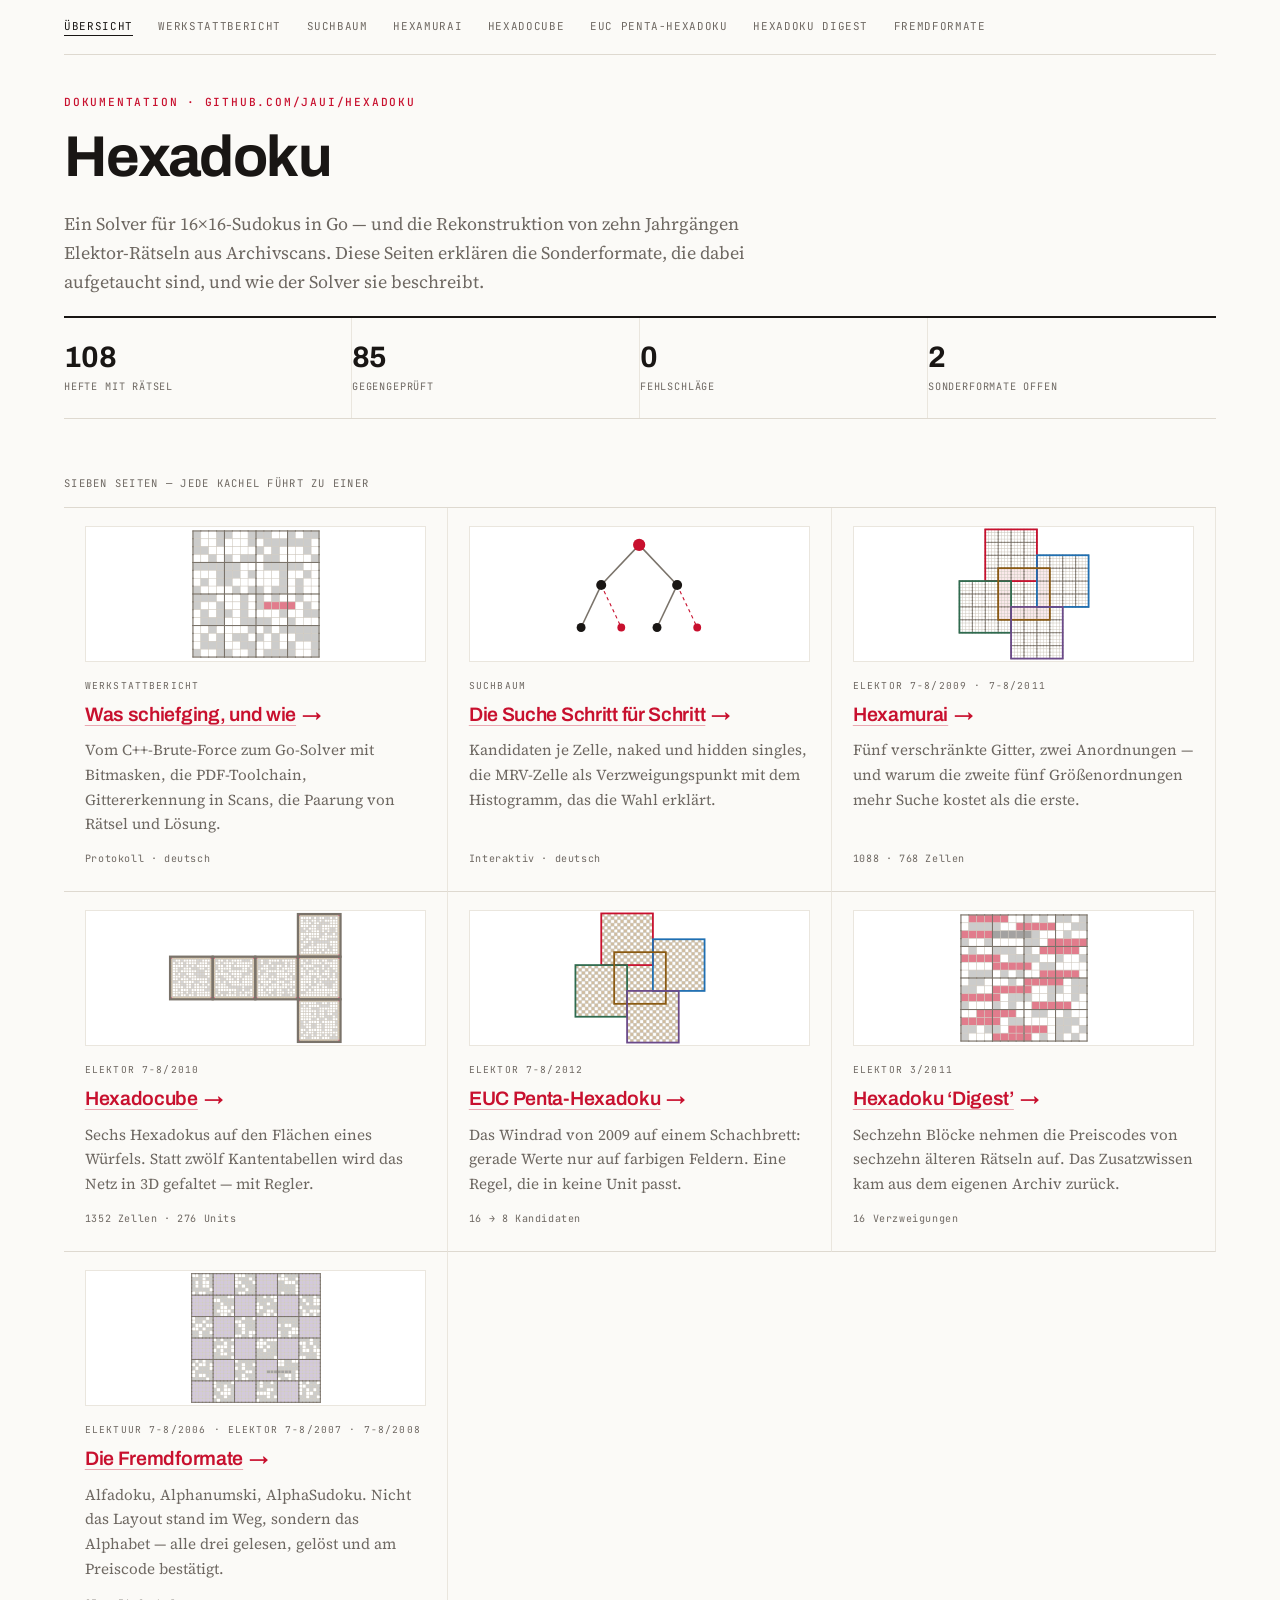
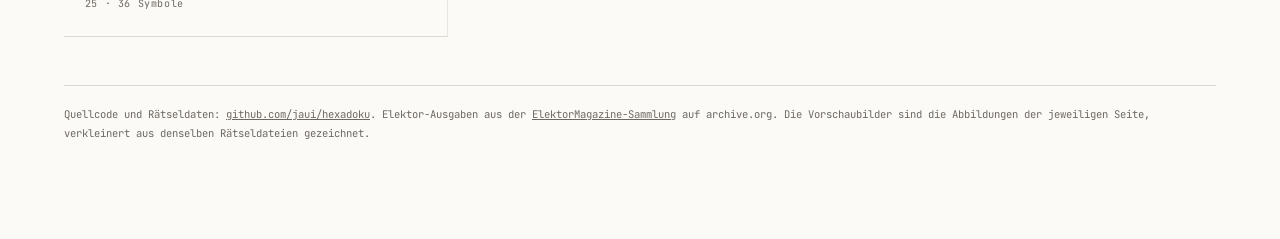
<file: docs/index.html>
<!doctype html>
<html lang="de">
<head>
<meta charset="utf-8">
<meta name="viewport" content="width=device-width, initial-scale=1">
<title>Hexadoku — Dokumentation</title>
<link rel="preconnect" href="https://fonts.googleapis.com">
<link rel="preconnect" href="https://fonts.gstatic.com" crossorigin>
<link rel="stylesheet" href="https://fonts.googleapis.com/css2?family=Archivo:wght@500;600;700&family=Source+Serif+4:opsz,wght@8..60,400;8..60,600&family=JetBrains+Mono:wght@400;500;700&display=swap">
<link rel="stylesheet" href="spezial.css">
<style>
.leadin {
  font-family: var(--f-mono);
  font-size: 0.66rem;
  letter-spacing: 0.12em;
  text-transform: uppercase;
  color: var(--ink-soft);
  margin: 0 0 0.9rem;
}

/* Hairline grid of tiles. The rules sit on the tiles, not on the
   container, so a row that does not fill up leaves no empty tile behind. */
.cards {
  display: grid;
  grid-template-columns: repeat(auto-fill, minmax(19rem, 1fr));
  border-top: 1px solid var(--rule);
}

.card {
  display: flex;
  flex-direction: column;
  text-decoration: none;
  color: inherit;
  background: var(--paper);
  border-bottom: 1px solid var(--rule);
  border-right: 1px solid var(--rule-soft);
  padding: 1.3rem 1.3rem 1.5rem;
  transition: background 0.12s ease-out;
}
.card:hover, .card:focus-visible { background: var(--paper-sunk); }
.card:focus-visible { outline: 2px solid var(--accent); outline-offset: -2px; }

/* the teaser: the actual diagram of the page it links to, in miniature */
.thumb {
  height: 8.5rem;
  margin: -0.2rem 0 1rem;
  display: grid;
  place-items: center;
  overflow: hidden;
  background: var(--cell-bg);
  border: 1px solid var(--rule-soft);
}
.thumb svg { height: 100%; width: auto; max-width: 100%; margin: 0; }
.card:hover .thumb { border-color: var(--rule); }

.card .kicker {
  font-family: var(--f-mono);
  font-size: 0.6rem;
  letter-spacing: 0.12em;
  text-transform: uppercase;
  color: var(--ink-soft);
}

/* the heading has to read as a link standing still, not only on hover */
.card h2 {
  font-family: var(--f-display);
  font-weight: 600;
  font-size: 1.22rem;
  letter-spacing: -0.015em;
  margin: 0.35rem 0 0.5rem;
  color: var(--accent);
  text-decoration: underline;
  text-decoration-color: color-mix(in srgb, var(--accent) 35%, transparent);
  text-decoration-thickness: 1px;
  text-underline-offset: 4px;
}
.card:hover h2, .card:focus-visible h2 { text-decoration-color: var(--accent); }

.card h2 .arrow {
  display: inline-block;
  margin-left: 0.3em;
  text-decoration: none;
  transition: transform 0.14s ease-out;
}
.card:hover h2 .arrow, .card:focus-visible h2 .arrow { transform: translateX(0.2em); }

.card p { margin: 0; color: var(--ink-soft); font-size: 0.95rem; }
.card .meta {
  margin-top: auto;
  padding-top: 0.9rem;
  font-family: var(--f-mono);
  font-size: 0.63rem;
  letter-spacing: 0.06em;
  color: var(--ink-soft);
}
</style>
</head>
<body>
<div class="wrap">

<nav class="pagenav">
  <a href="index.html" aria-current="page">Übersicht</a>
  <a href="werkstattbericht.html">Werkstattbericht</a>
  <a href="suchbaum.html">Suchbaum</a>
  <a href="hexamurai.html">Hexamurai</a>
  <a href="hexadocube.html">Hexadocube</a>
  <a href="penta-hexadoku.html">EUC Penta-Hexadoku</a>
  <a href="digest.html">Hexadoku Digest</a>
  <a href="fremdformate.html">Fremdformate</a>
</nav>

<header class="masthead">
  <p class="eyebrow">Dokumentation · github.com/jaui/hexadoku</p>
  <h1>Hexadoku</h1>
  <p class="standfirst">
    Ein Solver für 16×16-Sudokus in Go — und die Rekonstruktion von zehn
    Jahrgängen Elektor-Rätseln aus Archivscans. Diese Seiten erklären die
    Sonderformate, die dabei aufgetaucht sind, und wie der Solver sie
    beschreibt.
  </p>
</header>

<section class="figures">
  <div class="fig"><b>108</b><span>Hefte mit Rätsel</span></div>
  <div class="fig"><b>85</b><span>gegengeprüft</span></div>
  <div class="fig"><b>0</b><span>Fehlschläge</span></div>
  <div class="fig"><b>2</b><span>Sonderformate offen</span></div>
</section>

<p class="leadin">Sieben Seiten — jede Kachel führt zu einer</p>

<div class="cards">
  <a class="card" href="werkstattbericht.html">
    <span class="thumb" id="tWerk"></span>
    <span class="kicker">Werkstattbericht</span>
    <h2>Was schiefging, und wie<span class="arrow">→</span></h2>
    <p>Vom C++-Brute-Force zum Go-Solver mit Bitmasken, die PDF-Toolchain,
       Gittererkennung in Scans, die Paarung von Rätsel und Lösung.</p>
    <span class="meta">Protokoll · deutsch</span>
  </a>
  <a class="card" href="suchbaum.html">
    <span class="thumb" id="tTree"></span>
    <span class="kicker">Suchbaum</span>
    <h2>Die Suche Schritt für Schritt<span class="arrow">→</span></h2>
    <p>Kandidaten je Zelle, naked und hidden singles, die MRV-Zelle als
       Verzweigungspunkt mit dem Histogramm, das die Wahl erklärt.</p>
    <span class="meta">Interaktiv · deutsch</span>
  </a>
  <a class="card" href="hexamurai.html">
    <span class="thumb" id="tMurai"></span>
    <span class="kicker">Elektor 7-8/2009 · 7-8/2011</span>
    <h2>Hexamurai<span class="arrow">→</span></h2>
    <p>Fünf verschränkte Gitter, zwei Anordnungen — und warum die zweite
       fünf Größenordnungen mehr Suche kostet als die erste.</p>
    <span class="meta">1088 · 768 Zellen</span>
  </a>
  <a class="card" href="hexadocube.html">
    <span class="thumb" id="tCube"></span>
    <span class="kicker">Elektor 7-8/2010</span>
    <h2>Hexadocube<span class="arrow">→</span></h2>
    <p>Sechs Hexadokus auf den Flächen eines Würfels. Statt zwölf
       Kantentabellen wird das Netz in 3D gefaltet — mit Regler.</p>
    <span class="meta">1352 Zellen · 276 Units</span>
  </a>
  <a class="card" href="penta-hexadoku.html">
    <span class="thumb" id="tPenta"></span>
    <span class="kicker">Elektor 7-8/2012</span>
    <h2>EUC Penta-Hexadoku<span class="arrow">→</span></h2>
    <p>Das Windrad von 2009 auf einem Schachbrett: gerade Werte nur auf
       farbigen Feldern. Eine Regel, die in keine Unit passt.</p>
    <span class="meta">16 → 8 Kandidaten</span>
  </a>
  <a class="card" href="digest.html">
    <span class="thumb" id="tDigest"></span>
    <span class="kicker">Elektor 3/2011</span>
    <h2>Hexadoku &lsquo;Digest&rsquo;<span class="arrow">→</span></h2>
    <p>Sechzehn Blöcke nehmen die Preiscodes von sechzehn älteren Rätseln
       auf. Das Zusatzwissen kam aus dem eigenen Archiv zurück.</p>
    <span class="meta">16 Verzweigungen</span>
  </a>
  <a class="card" href="fremdformate.html">
    <span class="thumb" id="tFremd"></span>
    <span class="kicker">Elektuur 7-8/2006 · Elektor 7-8/2007 · 7-8/2008</span>
    <h2>Die Fremdformate<span class="arrow">→</span></h2>
    <p>Alfadoku, Alphanumski, AlphaSudoku. Nicht das Layout stand im Weg,
       sondern das Alphabet — alle drei gelesen, gelöst und am Preiscode
       bestätigt.</p>
    <span class="meta">25 · 36 Symbole</span>
  </a>
</div>

<footer class="colophon">
  Quellcode und Rätseldaten: <a href="https://github.com/jaui/hexadoku">github.com/jaui/hexadoku</a>.
  Elektor-Ausgaben aus der
  <a href="https://archive.org/details/ElektorMagazine">ElektorMagazine-Sammlung</a> auf archive.org.
  Die Vorschaubilder sind die Abbildungen der jeweiligen Seite, verkleinert
  aus denselben Rätseldateien gezeichnet.
</footer>

</div>

<script src="spezial.js"></script>
<script src="data.js"></script>
<script>
(function () {
  const PIN = [[0,8],[8,24],[16,0],[12,12],[24,16]];
  const COLORS = ["var(--g1)","var(--g2)","var(--g3)","var(--g4)","var(--g5)"];
  const N = 16;

  const clued = (v) => `color-mix(in srgb, ${v} 55%, var(--cell-bg))`;

  // --- Werkstattbericht: the grid the page opens with ---
  mount("tWerk", drawRaster({
    rows: WERKSTATT.map((r) => r.replace(/#/g, ".")),
    cell: 8, box: 4, glyphs: false, pad: 4,
    title: "Hexadoku aus Elektor 06-2007",
    tint: (r, c) => {
      if (WERKSTATT[r][c] === "#") return clued("var(--accent)");
      return WERKSTATT[r][c] === "." ? "var(--cell-bg)"
        : "color-mix(in srgb, var(--ink) 22%, var(--cell-bg))";
    },
  }));

  // --- Suchbaum: a schematic branch, not data ---
  (function () {
    const svg = document.createElementNS("http://www.w3.org/2000/svg", "svg");
    svg.setAttribute("viewBox", "0 0 140 120");
    svg.setAttribute("width", "140");
    const ns = "http://www.w3.org/2000/svg";
    const line = (x1, y1, x2, y2, cut) => {
      const l = document.createElementNS(ns, "line");
      l.setAttribute("x1", x1); l.setAttribute("y1", y1);
      l.setAttribute("x2", x2); l.setAttribute("y2", y2);
      l.setAttribute("stroke", cut ? "var(--accent)" : "var(--grid-heavy)");
      l.setAttribute("stroke-width", cut ? 1 : 1.4);
      if (cut) l.setAttribute("stroke-dasharray", "3 3");
      svg.appendChild(l);
    };
    const dot = (x, y, r, fill) => {
      const c = document.createElementNS(ns, "circle");
      c.setAttribute("cx", x); c.setAttribute("cy", y); c.setAttribute("r", r);
      c.setAttribute("fill", fill);
      svg.appendChild(c);
    };
    const nodes = [
      [70, 16, [[36, 52], [104, 52]]],
      [36, 52, [[18, 90], [54, 90]]],
      [104, 52, [[86, 90], [122, 90]]],
    ];
    for (const [x, y, kids] of nodes)
      for (const [kx, ky] of kids) line(x, y, kx, ky, kx === 54 || kx === 122);
    dot(70, 16, 5.5, "var(--accent)");
    dot(36, 52, 4.5, "var(--ink)");
    dot(104, 52, 4.5, "var(--ink)");
    dot(18, 90, 4, "var(--ink)");
    dot(86, 90, 4, "var(--ink)");
    dot(54, 90, 3.5, "var(--accent)");
    dot(122, 90, 3.5, "var(--accent)");
    mount("tTree", svg);
  })();

  // --- Hexamurai: the pinwheel ---
  (function () {
    const cov = Array.from({ length: 40 }, () => new Array(40).fill(0));
    for (const [r0, c0] of PIN)
      for (let r = 0; r < N; r++) for (let c = 0; c < N; c++) cov[r0 + r][c0 + c]++;
    mount("tMurai", drawRaster({
      rows: cov.map((row) => row.map((v) => (v ? "." : " ")).join("")),
      cell: 4, box: 4, glyphs: false, pad: 3,
      title: "Windrad aus fünf Gittern",
      tint: (r, c) => (cov[r][c] > 1 ? "var(--accent-bg)" : "var(--cell-bg)"),
      grids: PIN.map(([r, c], i) => ({ r: r, c: c, n: N, color: COLORS[i] })),
    }));
  })();

  // --- Hexadocube: the printed net ---
  mount("tCube", drawRaster({
    rows: CUBE,
    cell: 2.6, box: 0, glyphs: false, pad: 3,
    title: "Abwicklung des Würfels",
    tint: (r, c, ch) => {
      if (ch === " ") return null;
      const rr = r % N, cc = c % N;
      const corner = (rr === 0 || rr === N - 1) && (cc === 0 || cc === N - 1);
      const edge = rr === 0 || cc === 0 || rr === N - 1 || cc === N - 1;
      if (corner) return clued("var(--accent)");
      if (edge) return "color-mix(in srgb, var(--g4) 34%, var(--cell-bg))";
      return ch === "." ? "var(--cell-bg)"
        : "color-mix(in srgb, var(--ink) 18%, var(--cell-bg))";
    },
    grids: [[1,0],[1,1],[1,2],[1,3],[0,3],[2,3]].map(([fr, fc]) => ({
      r: fr * N, c: fc * N, n: N, color: "var(--grid-heavy)",
    })),
  }));

  // --- Penta: chequerboard on the same pinwheel ---
  mount("tPenta", drawRaster({
    rows: PENTA,
    cell: 4, box: 0, glyphs: false, pad: 3,
    title: "Schachbrett über fünf Gittern",
    tint: (r, c) =>
      (r + c) % 2 === 0
        ? "color-mix(in srgb, var(--g4) 40%, var(--cell-bg))"
        : "var(--cell-bg)",
    grids: PIN.map(([r, c], i) => ({ r: r, c: c, n: N, color: COLORS[i] })),
  }));

  // --- Digest: the sixteen blocks ---
  (function () {
    const block = Array.from({ length: N }, () => new Array(N).fill(false));
    DIGEST_BLOCKS.forEach(([r, c]) => { for (let k = 0; k < 5; k++) block[r][c + k] = true; });
    const [gr, gc, glen] = DIGEST_GREY;
    mount("tDigest", drawRaster({
      rows: DIGEST,
      cell: 8, box: 4, glyphs: false, pad: 4,
      title: "Sechzehn Blöcke im Digest",
      tint: (r, c, ch) => {
        if (r === gr && c >= gc && c < gc + glen)
          return "color-mix(in srgb, var(--ink) 40%, var(--cell-bg))";
        if (block[r][c]) return clued("var(--g1)");
        return ch === "." ? "var(--cell-bg)"
          : "color-mix(in srgb, var(--ink) 22%, var(--cell-bg))";
      },
    }));
  })();

  // --- Fremdformate: the real 36x36 alphanumski on its box chequerboard ---
  (function () {
    const [gr, gc, glen] = ALNUM_GREY;
    mount("tFremd", drawRaster({
      rows: ALNUM,
      cell: 4, box: 6, glyphs: false, pad: 3,
      title: "Alphanumski, 36×36 in 6×6-Boxen",
      tint: (r, c, ch) => {
        if (r === gr && c >= gc && c < gc + glen)
          return "color-mix(in srgb, var(--ink) 40%, var(--cell-bg))";
        if ((Math.floor(r / 6) + Math.floor(c / 6)) % 2 === 1)
          return "color-mix(in srgb, var(--g5) 30%, var(--cell-bg))";
        return ch === "." ? "var(--cell-bg)"
          : "color-mix(in srgb, var(--ink) 22%, var(--cell-bg))";
      },
    }));
  })();
})();
</script>
</body>
</html>
</file>
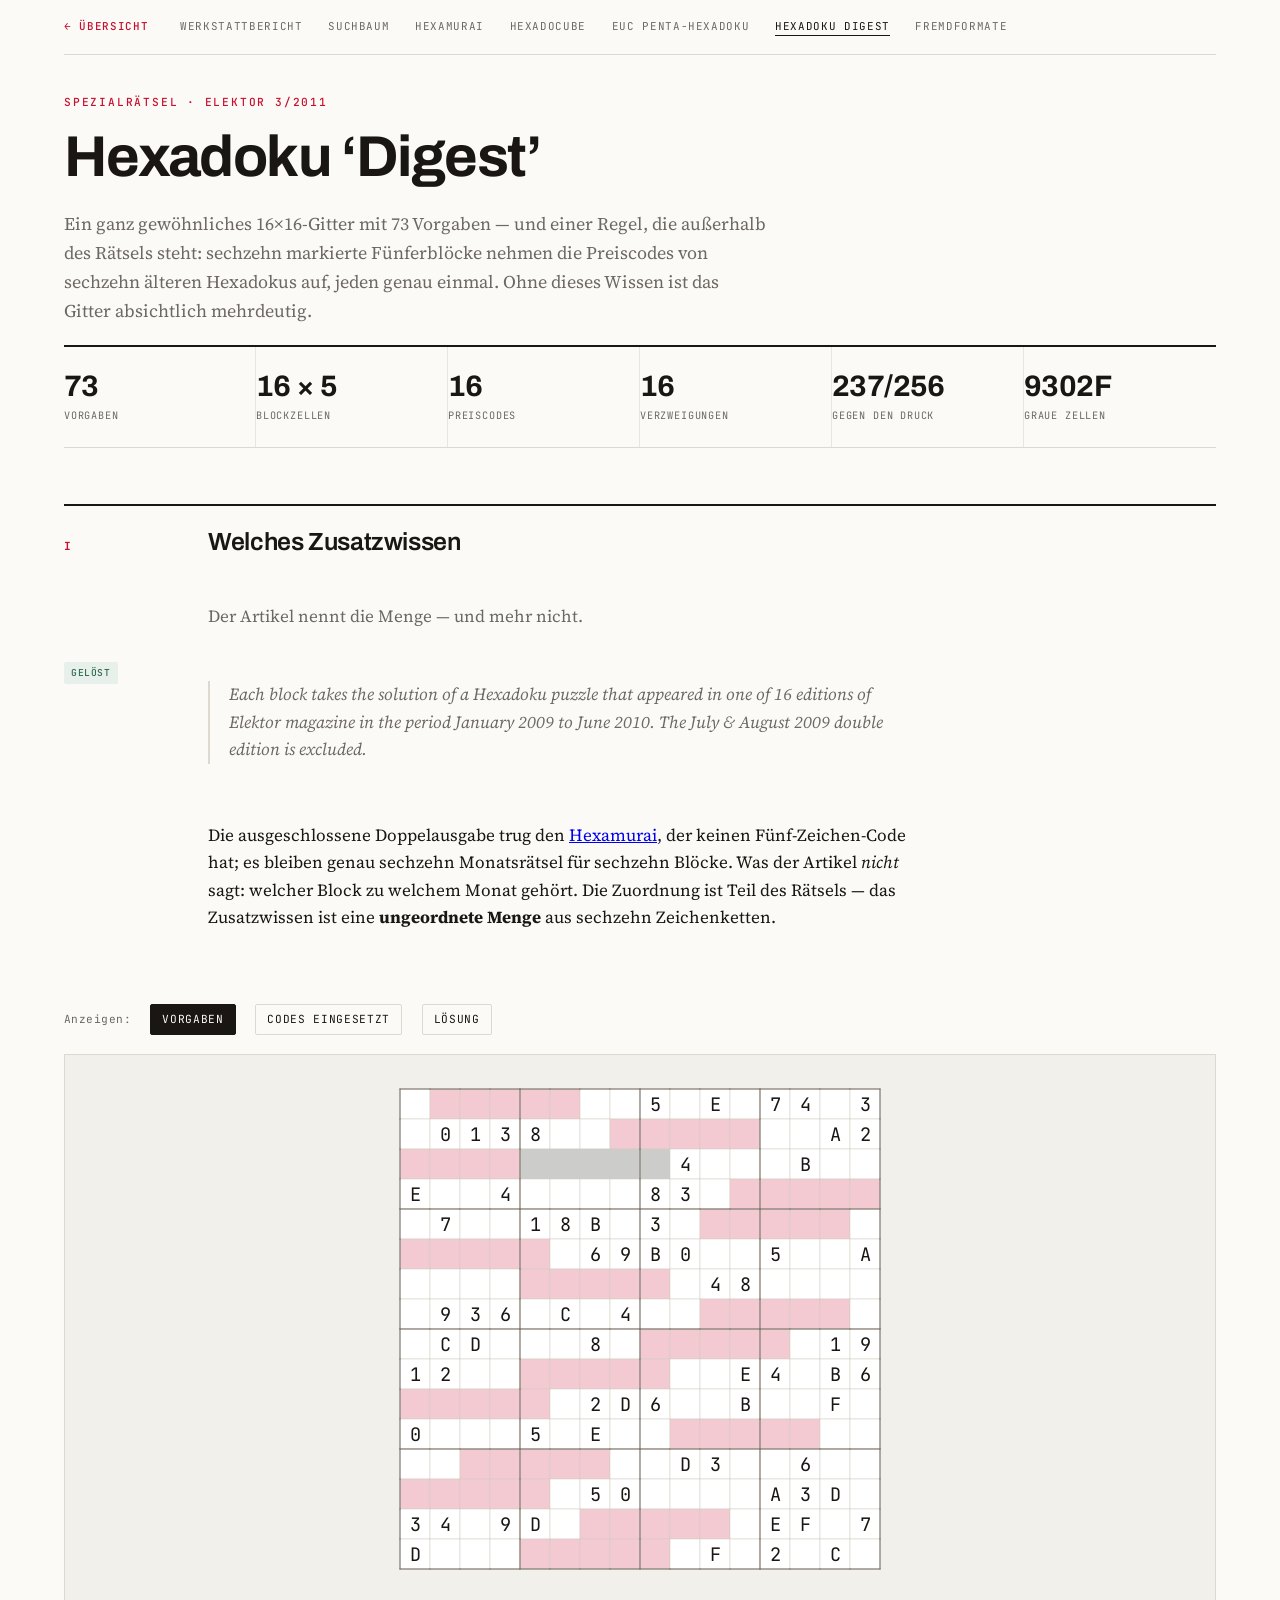
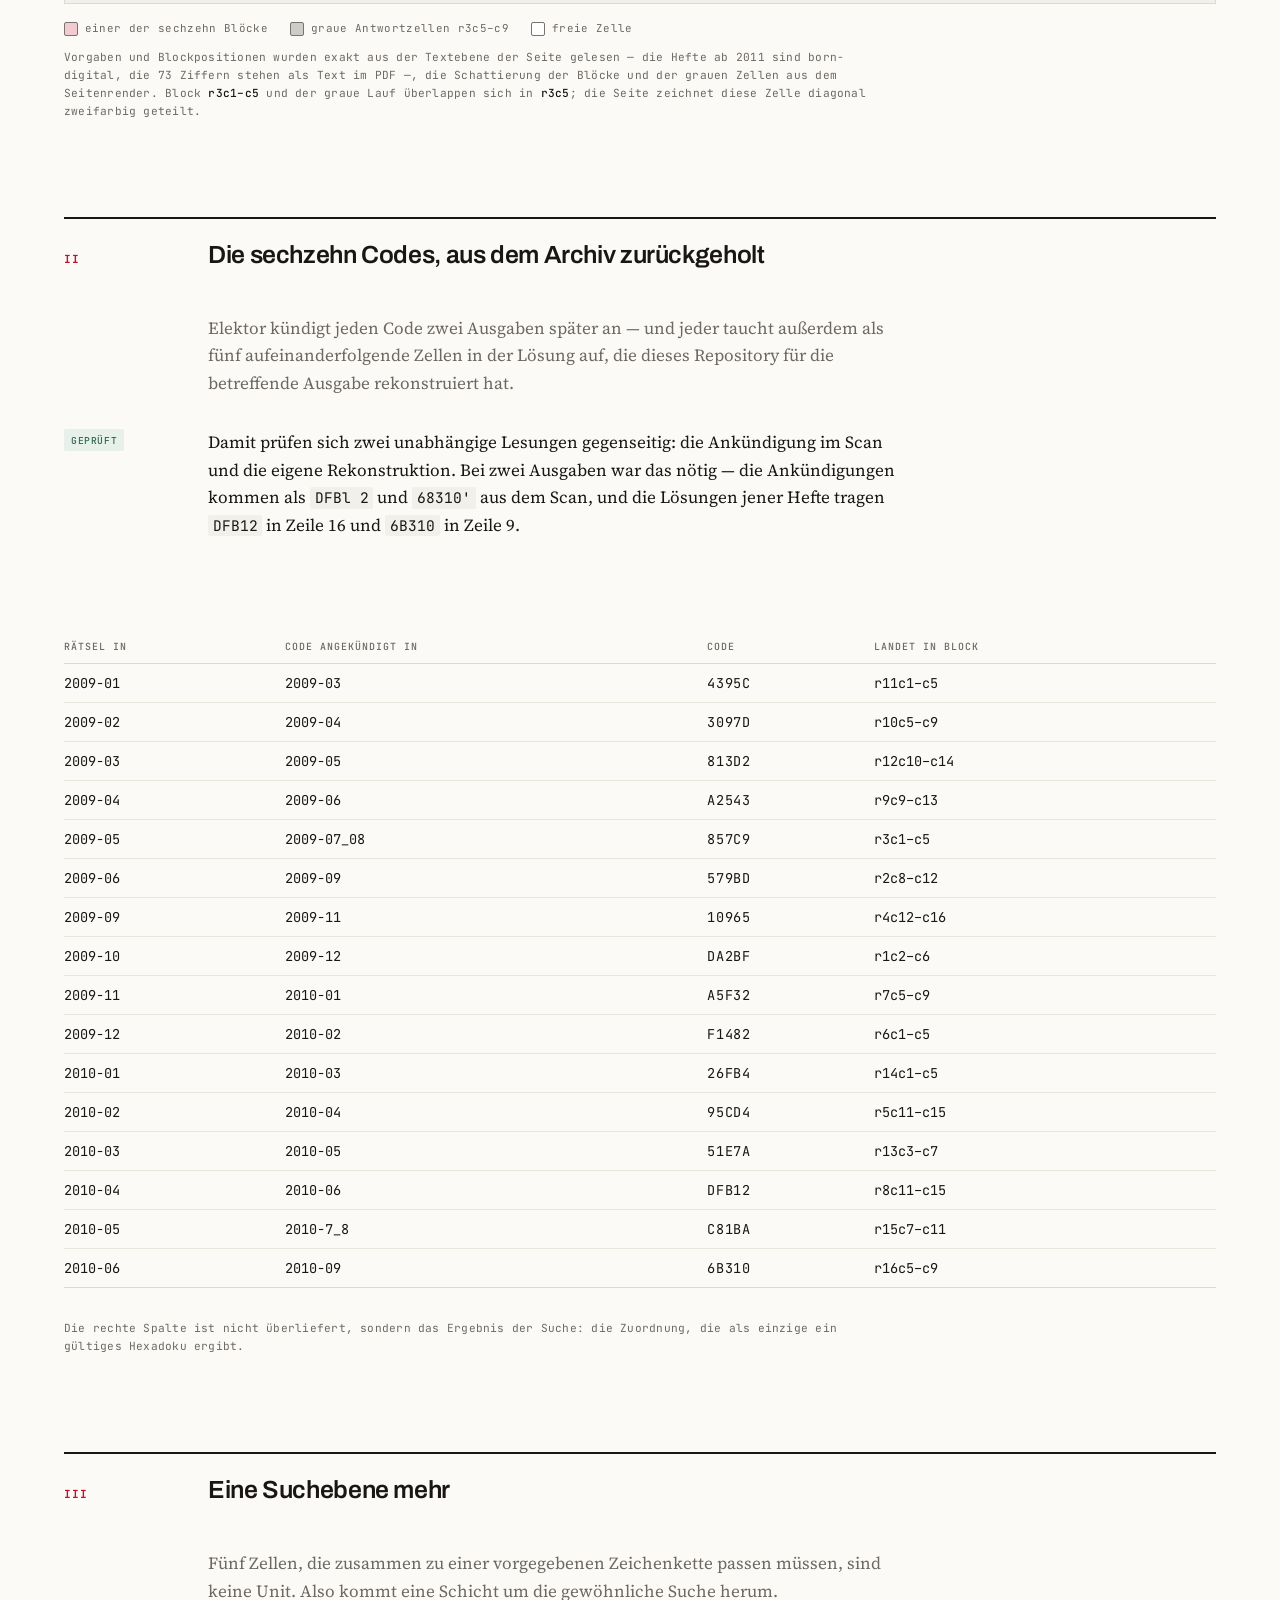
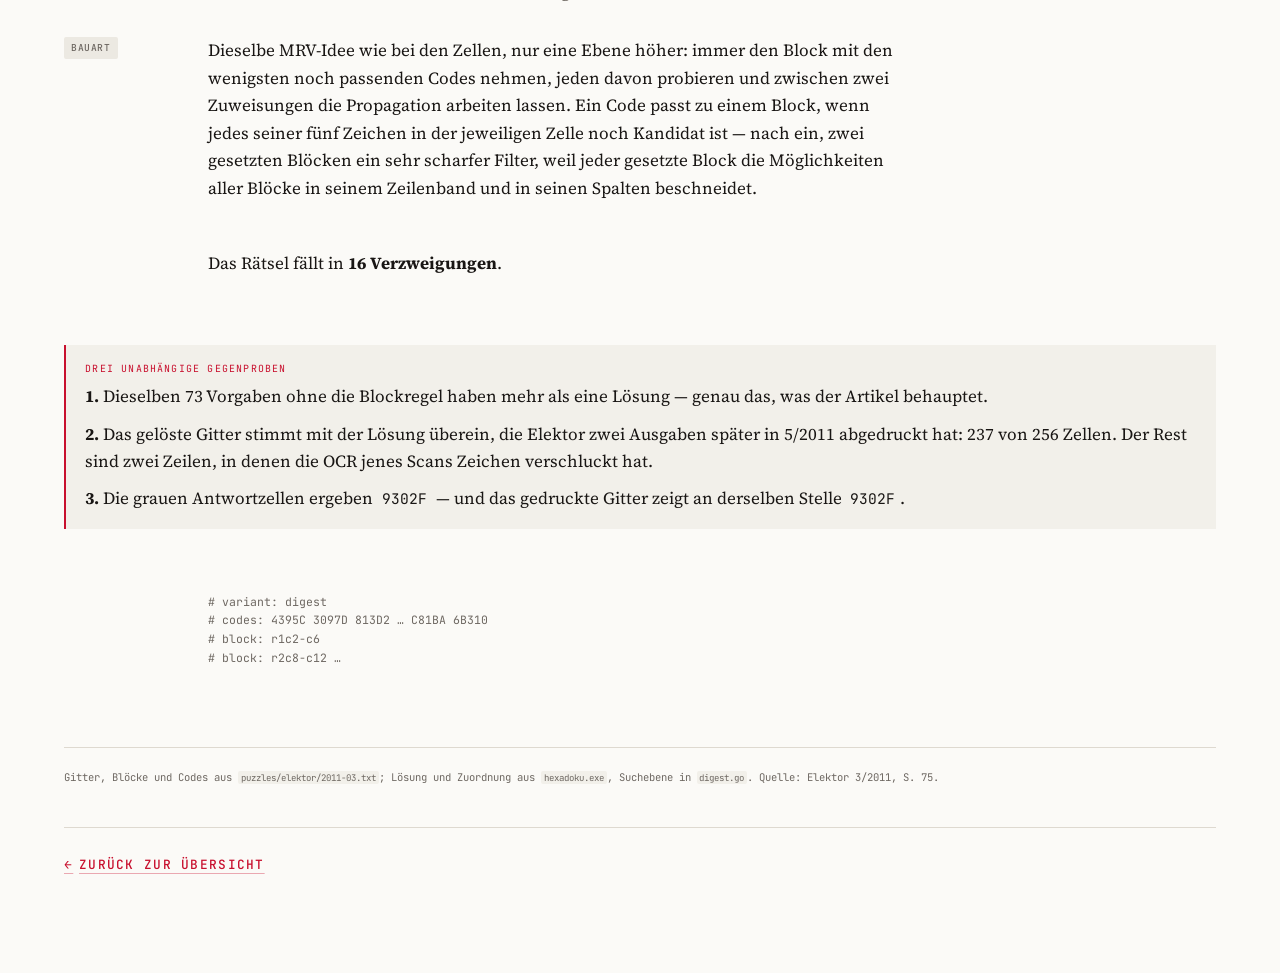
<file: docs/digest.html>
<!doctype html>
<html lang="de">
<head>
<meta charset="utf-8">
<meta name="viewport" content="width=device-width, initial-scale=1">
<title>Hexadoku Digest — sechzehn Preiscodes</title>
<link rel="preconnect" href="https://fonts.googleapis.com">
<link rel="preconnect" href="https://fonts.gstatic.com" crossorigin>
<link rel="stylesheet" href="https://fonts.googleapis.com/css2?family=Archivo:wght@500;600;700&family=Source+Serif+4:opsz,wght@8..60,400;8..60,600&family=JetBrains+Mono:wght@400;500;700&display=swap">
<link rel="stylesheet" href="spezial.css">
<style>
.codegrid {
  display: grid;
  grid-template-columns: repeat(auto-fill, minmax(11rem, 1fr));
  gap: 0.5rem 1.2rem;
  font-family: var(--f-mono);
  font-size: 0.74rem;
  margin: 1rem 0 0;
}
.codegrid div { display: flex; justify-content: space-between; gap: 0.6rem;
  border-bottom: 1px solid var(--rule-soft); padding: 0.25rem 0; }
.codegrid b { font-weight: 500; letter-spacing: 0.08em; color: var(--accent); }
.chain { font-family: var(--f-mono); font-size: 0.72rem; color: var(--ink-soft); }
</style>
</head>
<body>
<div class="wrap">

<nav class="pagenav">
  <a href="index.html" class="home">&#8592; Übersicht</a>
  <a href="werkstattbericht.html">Werkstattbericht</a>
  <a href="suchbaum.html">Suchbaum</a>
  <a href="hexamurai.html">Hexamurai</a>
  <a href="hexadocube.html">Hexadocube</a>
  <a href="penta-hexadoku.html">EUC Penta-Hexadoku</a>
  <a href="digest.html" aria-current="page">Hexadoku Digest</a>
  <a href="fremdformate.html">Fremdformate</a>
</nav>

<header class="masthead">
  <p class="eyebrow">Spezialrätsel · Elektor 3/2011</p>
  <h1>Hexadoku &lsquo;Digest&rsquo;</h1>
  <p class="standfirst">
    Ein ganz gewöhnliches 16×16-Gitter mit 73 Vorgaben — und einer Regel,
    die außerhalb des Rätsels steht: sechzehn markierte Fünferblöcke nehmen
    die Preiscodes von sechzehn älteren Hexadokus auf, jeden genau einmal.
    Ohne dieses Wissen ist das Gitter absichtlich mehrdeutig.
  </p>
</header>

<section class="figures">
  <div class="fig"><b>73</b><span>Vorgaben</span></div>
  <div class="fig"><b>16 × 5</b><span>Blockzellen</span></div>
  <div class="fig"><b>16</b><span>Preiscodes</span></div>
  <div class="fig"><b>16</b><span>Verzweigungen</span></div>
  <div class="fig"><b>237/256</b><span>gegen den Druck</span></div>
  <div class="fig"><b>9302F</b><span>graue Zellen</span></div>
</section>

<!-- ============ I ============ -->
<section class="chapter">
  <div class="chapter-head">
    <span class="num">I</span>
    <h2>Welches Zusatzwissen</h2>
    <p>Der Artikel nennt die Menge — und mehr nicht.</p>
  </div>

  <div class="body">
    <div class="rail"><span class="chip chip-ok">gelöst</span></div>
    <blockquote>
      Each block takes the solution of a Hexadoku puzzle that appeared in one
      of 16 editions of Elektor magazine in the period January 2009 to June
      2010. The July &amp; August 2009 double edition is excluded.
    </blockquote>
    <p>
      Die ausgeschlossene Doppelausgabe trug den <a href="hexamurai.html">Hexamurai</a>,
      der keinen Fünf-Zeichen-Code hat; es bleiben genau sechzehn
      Monatsrätsel für sechzehn Blöcke. Was der Artikel <em>nicht</em> sagt:
      welcher Block zu welchem Monat gehört. Die Zuordnung ist Teil des
      Rätsels — das Zusatzwissen ist eine <b>ungeordnete Menge</b> aus
      sechzehn Zeichenketten.
    </p>

    <figure>
      <div class="controls">
        <span>Anzeigen:</span>
        <button id="btnClues" aria-pressed="true">Vorgaben</button>
        <button id="btnCodes" aria-pressed="false">Codes eingesetzt</button>
        <button id="btnSol" aria-pressed="false">Lösung</button>
      </div>
      <div class="frame" id="digestFig"></div>
      <div class="legend">
        <span><i class="swatch" style="background:color-mix(in srgb, var(--g1) 22%, var(--cell-bg))"></i>einer der sechzehn Blöcke</span>
        <span><i class="swatch" style="background:color-mix(in srgb, var(--ink) 22%, var(--cell-bg))"></i>graue Antwortzellen r3c5–c9</span>
        <span><i class="swatch" style="background:var(--cell-bg)"></i>freie Zelle</span>
      </div>
      <figcaption>
        Vorgaben und Blockpositionen wurden exakt aus der Textebene der Seite
        gelesen — die Hefte ab 2011 sind born-digital, die 73 Ziffern stehen
        als Text im PDF —, die Schattierung der Blöcke und der grauen Zellen
        aus dem Seitenrender. Block <b>r3c1–c5</b> und der graue Lauf
        überlappen sich in <b>r3c5</b>; die Seite zeichnet diese Zelle
        diagonal zweifarbig geteilt.
      </figcaption>
    </figure>
  </div>
</section>

<!-- ============ II ============ -->
<section class="chapter">
  <div class="chapter-head">
    <span class="num">II</span>
    <h2>Die sechzehn Codes, aus dem Archiv zurückgeholt</h2>
    <p>Elektor kündigt jeden Code zwei Ausgaben später an — und jeder taucht
       außerdem als fünf aufeinanderfolgende Zellen in der Lösung auf, die
       dieses Repository für die betreffende Ausgabe rekonstruiert hat.</p>
  </div>

  <div class="body">
    <div class="rail"><span class="chip chip-ok">geprüft</span></div>
    <p>
      Damit prüfen sich zwei unabhängige Lesungen gegenseitig: die
      Ankündigung im Scan und die eigene Rekonstruktion. Bei zwei Ausgaben
      war das nötig — die Ankündigungen kommen als <code>DFBl 2</code> und
      <code>68310'</code> aus dem Scan, und die Lösungen jener Hefte tragen
      <code>DFB12</code> in Zeile 16 und <code>6B310</code> in Zeile 9.
    </p>
    <figure>
      <div class="tablewrap"><table>
        <thead>
          <tr><th>Rätsel in</th><th>Code angekündigt in</th><th>Code</th>
              <th>landet in Block</th></tr>
        </thead>
        <tbody id="codeRows"></tbody>
      </table></div>
      <figcaption>
        Die rechte Spalte ist nicht überliefert, sondern das Ergebnis der
        Suche: die Zuordnung, die als einzige ein gültiges Hexadoku ergibt.
      </figcaption>
    </figure>
  </div>
</section>

<!-- ============ III ============ -->
<section class="chapter">
  <div class="chapter-head">
    <span class="num">III</span>
    <h2>Eine Suchebene mehr</h2>
    <p>Fünf Zellen, die zusammen zu einer vorgegebenen Zeichenkette passen
       müssen, sind keine Unit. Also kommt eine Schicht um die gewöhnliche
       Suche herum.</p>
  </div>

  <div class="body">
    <div class="rail"><span class="chip chip-neutral">Bauart</span></div>
    <p>
      Dieselbe MRV-Idee wie bei den Zellen, nur eine Ebene höher: immer den
      Block mit den wenigsten noch passenden Codes nehmen, jeden davon
      probieren und zwischen zwei Zuweisungen die Propagation arbeiten
      lassen. Ein Code passt zu einem Block, wenn jedes seiner fünf Zeichen
      in der jeweiligen Zelle noch Kandidat ist — nach ein, zwei gesetzten
      Blöcken ein sehr scharfer Filter, weil jeder gesetzte Block die
      Möglichkeiten aller Blöcke in seinem Zeilenband und in seinen Spalten
      beschneidet.
    </p>
    <p>Das Rätsel fällt in <b>16 Verzweigungen</b>.</p>

    <div class="note">
      <span class="lbl">Drei unabhängige Gegenproben</span>
      <p>
        <b>1.</b> Dieselben 73 Vorgaben ohne die Blockregel haben mehr als
        eine Lösung — genau das, was der Artikel behauptet.
      </p>
      <p>
        <b>2.</b> Das gelöste Gitter stimmt mit der Lösung überein, die
        Elektor zwei Ausgaben später in 5/2011 abgedruckt hat: 237 von 256
        Zellen. Der Rest sind zwei Zeilen, in denen die OCR jenes Scans
        Zeichen verschluckt hat.
      </p>
      <p>
        <b>3.</b> Die grauen Antwortzellen ergeben <code>9302F</code> — und
        das gedruckte Gitter zeigt an derselben Stelle <code>9302F</code>.
      </p>
    </div>

    <p class="chain">
      # variant: digest<br>
      # codes: 4395C 3097D 813D2 &hellip; C81BA 6B310<br>
      # block: r1c2-c6<br>
      # block: r2c8-c12 &hellip;
    </p>
  </div>
</section>

<footer class="colophon">
  Gitter, Blöcke und Codes aus <code>puzzles/elektor/2011-03.txt</code>;
  Lösung und Zuordnung aus <code>hexadoku.exe</code>, Suchebene in
  <code>digest.go</code>. Quelle: Elektor 3/2011, S. 75.
</footer>

<div class="backhome">
  <a class="backlink" href="index.html"><span class="arrow">&#8592;</span> Zurück zur Übersicht</a>
</div>

</div>

<script src="spezial.js"></script>
<script src="data.js"></script>
<script>
(function () {
  const [gr, gc, glen] = DIGEST_GREY;

  // block index per cell, -1 if none
  const blockOf = Array.from({ length: 16 }, () => new Array(16).fill(-1));
  DIGEST_BLOCKS.forEach(([r, c], i) => {
    for (let k = 0; k < 5; k++) blockOf[r][c + k] = i;
  });
  const isGrey = (r, c) => r === gr && c >= gc && c < gc + glen;

  function rowsFor(mode) {
    if (mode === "sol") return DIGEST_SOLUTION;
    if (mode === "clues") return DIGEST;
    // clues plus the sixteen codes in their blocks
    const rows = DIGEST.map((r) => r.split(""));
    DIGEST_BLOCKS.forEach(([r, c, code]) => {
      for (let k = 0; k < 5; k++) rows[r][c + k] = code[k];
    });
    return rows.map((r) => r.join(""));
  }

  function show(mode) {
    mount(
      "digestFig",
      drawRaster({
        rows: rowsFor(mode),
        cell: 30,
        box: 4,
        title: "Hexadoku Digest",
        tint: (r, c) => {
          if (isGrey(r, c)) return "color-mix(in srgb, var(--ink) 22%, var(--cell-bg))";
          if (blockOf[r][c] >= 0) return "color-mix(in srgb, var(--g1) 22%, var(--cell-bg))";
          return "var(--cell-bg)";
        },
      })
    );
    for (const [id, k] of [["btnClues","clues"],["btnCodes","codes"],["btnSol","sol"]])
      document.getElementById(id).setAttribute("aria-pressed", String(k === mode));
  }
  document.getElementById("btnClues").onclick = () => show("clues");
  document.getElementById("btnCodes").onclick = () => show("codes");
  document.getElementById("btnSol").onclick = () => show("sol");
  show("clues");

  // which block took which code
  const where = {};
  DIGEST_BLOCKS.forEach(([r, c, code]) => {
    where[code] = `r${r + 1}c${c + 1}–c${c + 5}`;
  });
  document.getElementById("codeRows").innerHTML = DIGEST_CODES.map(
    ([issue, announced, code]) =>
      `<tr><td class="num">${issue}</td><td class="num">${announced}</td>` +
      `<td class="code">${code}</td><td class="num">${where[code] || "—"}</td></tr>`
  ).join("");
})();
</script>

</body>
</html>
</file>
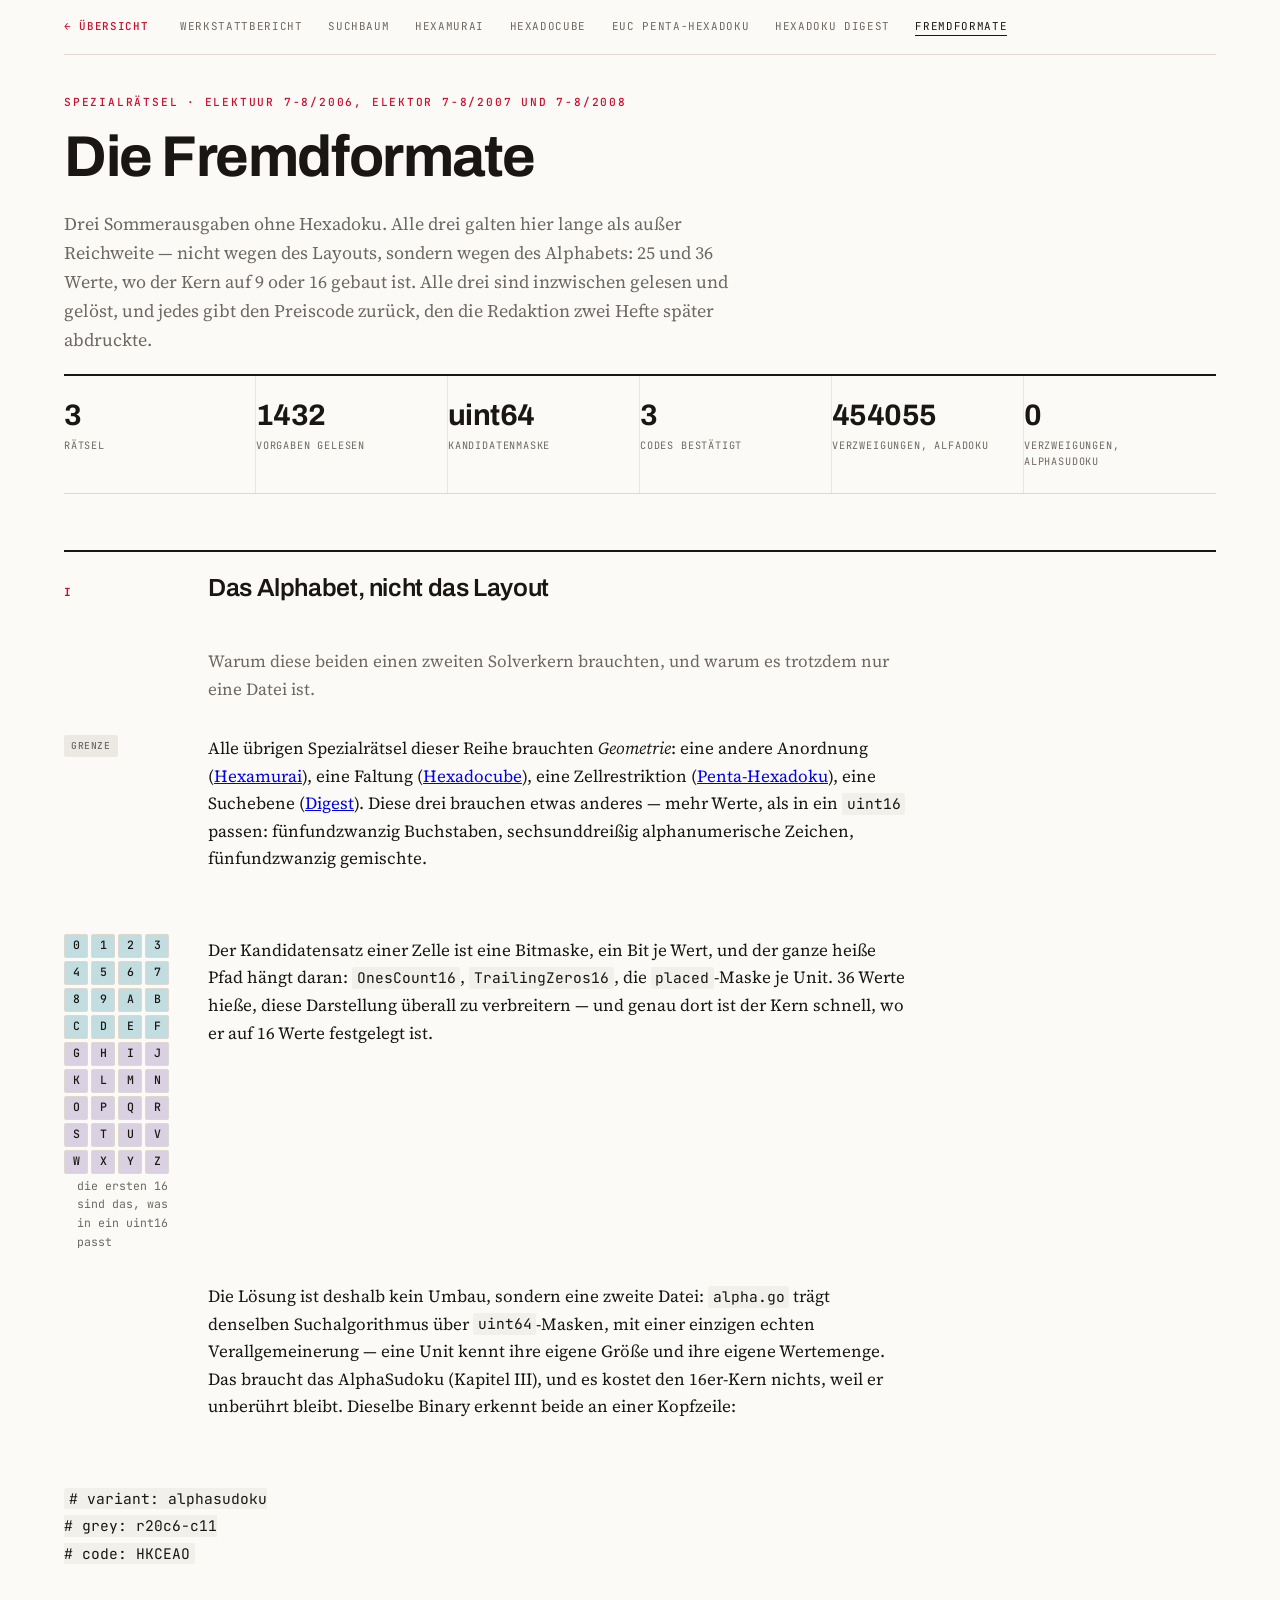
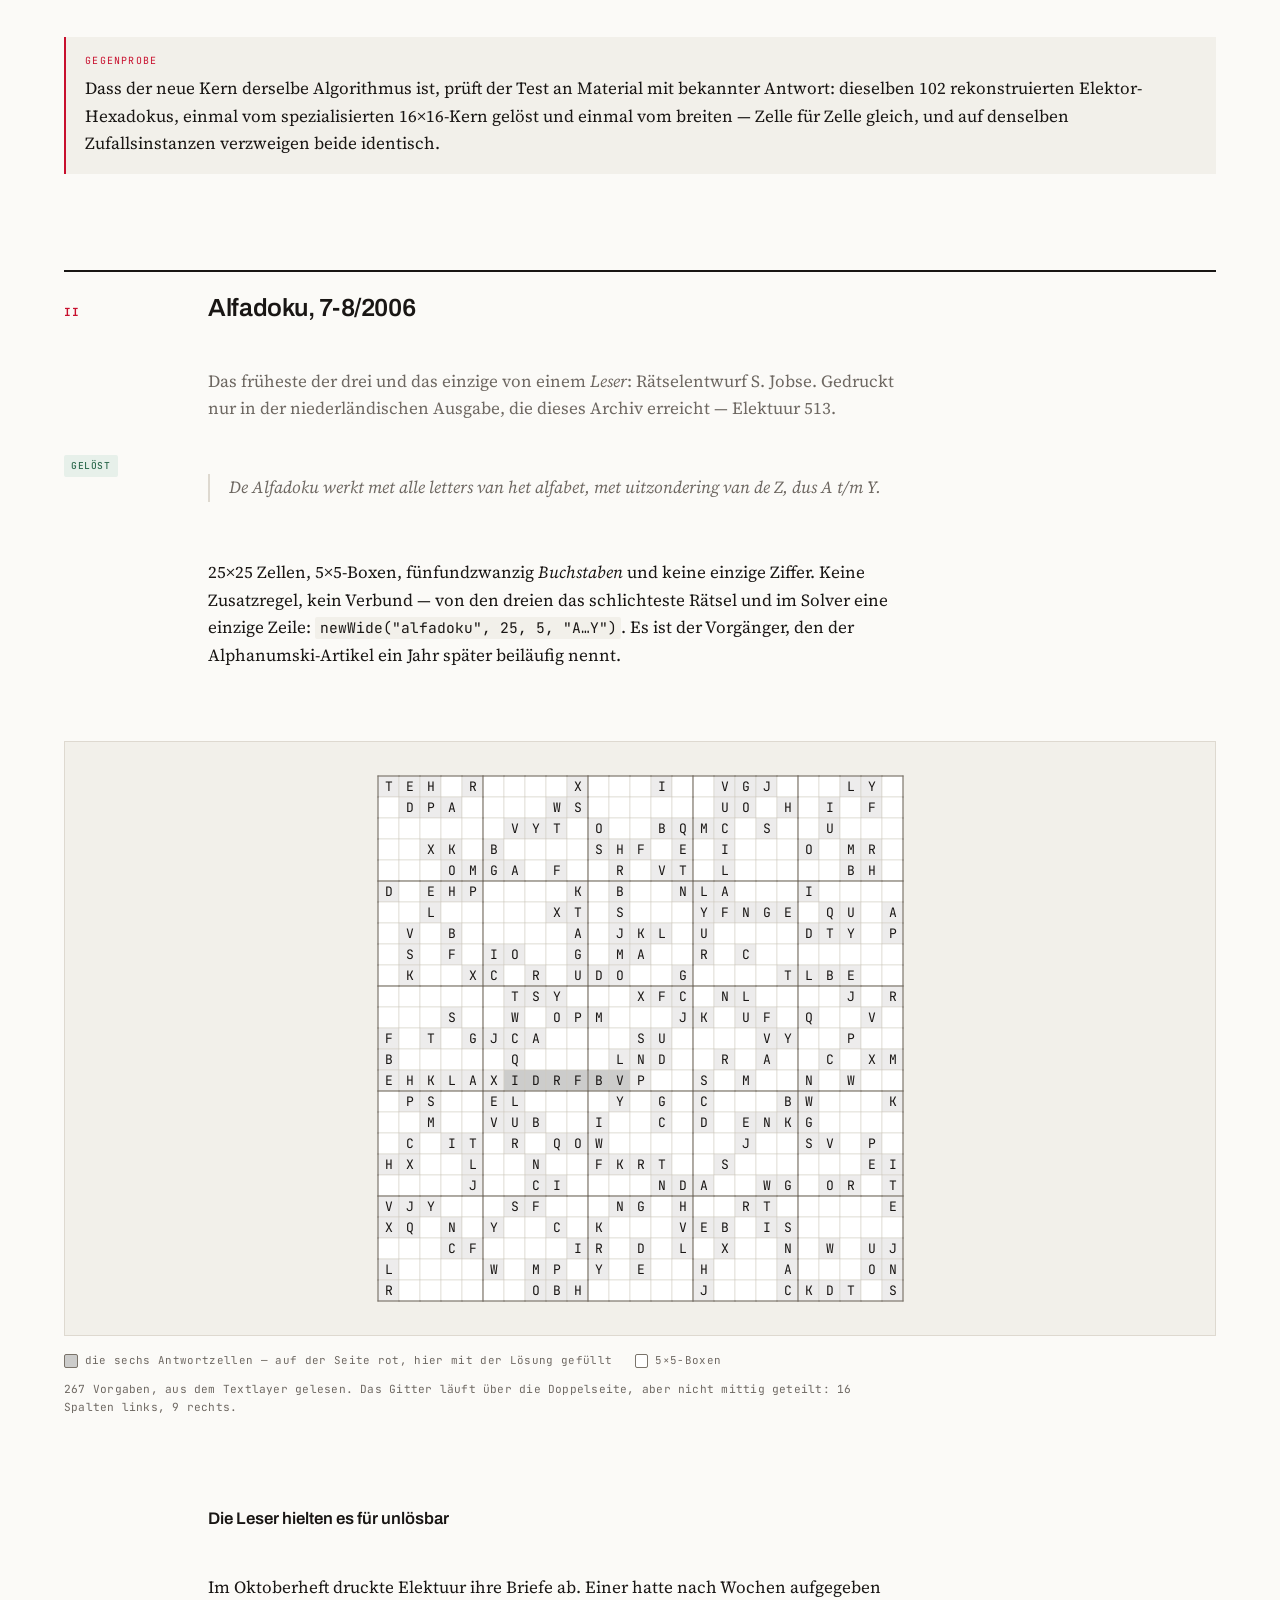
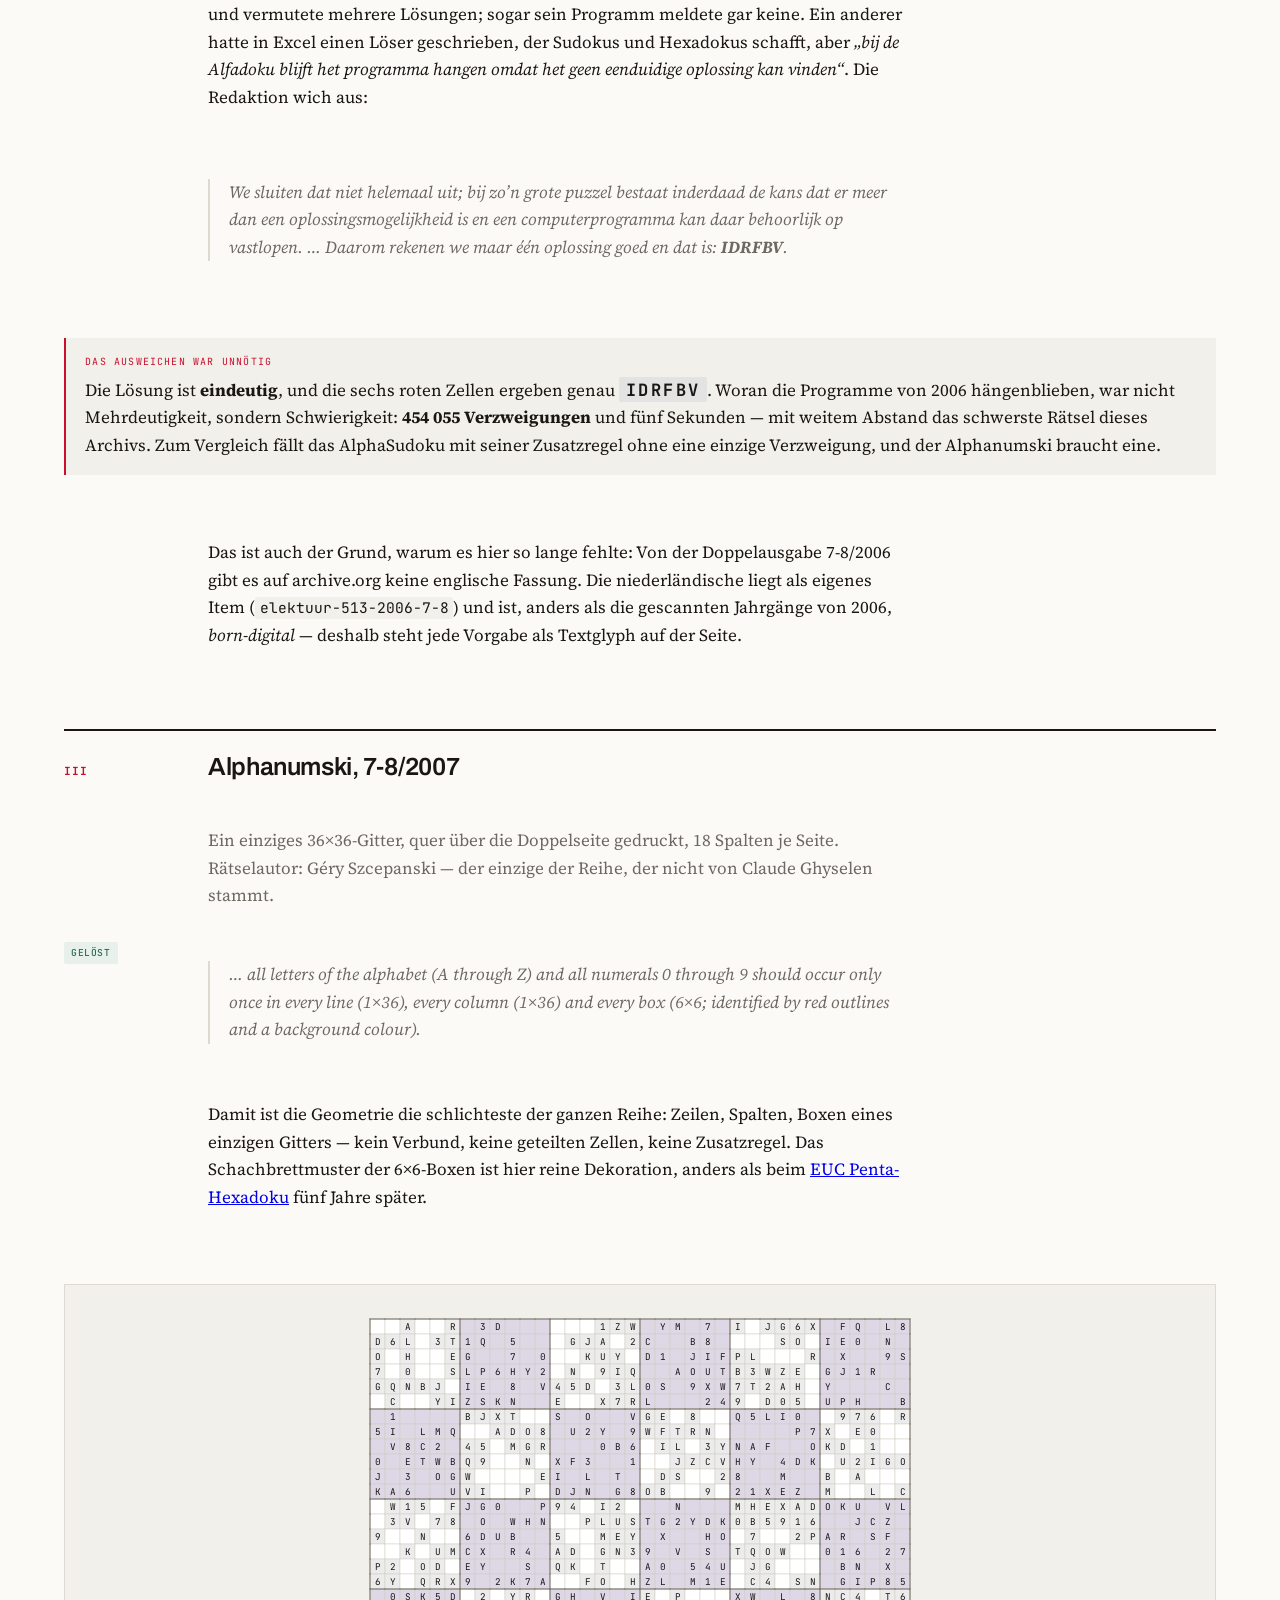
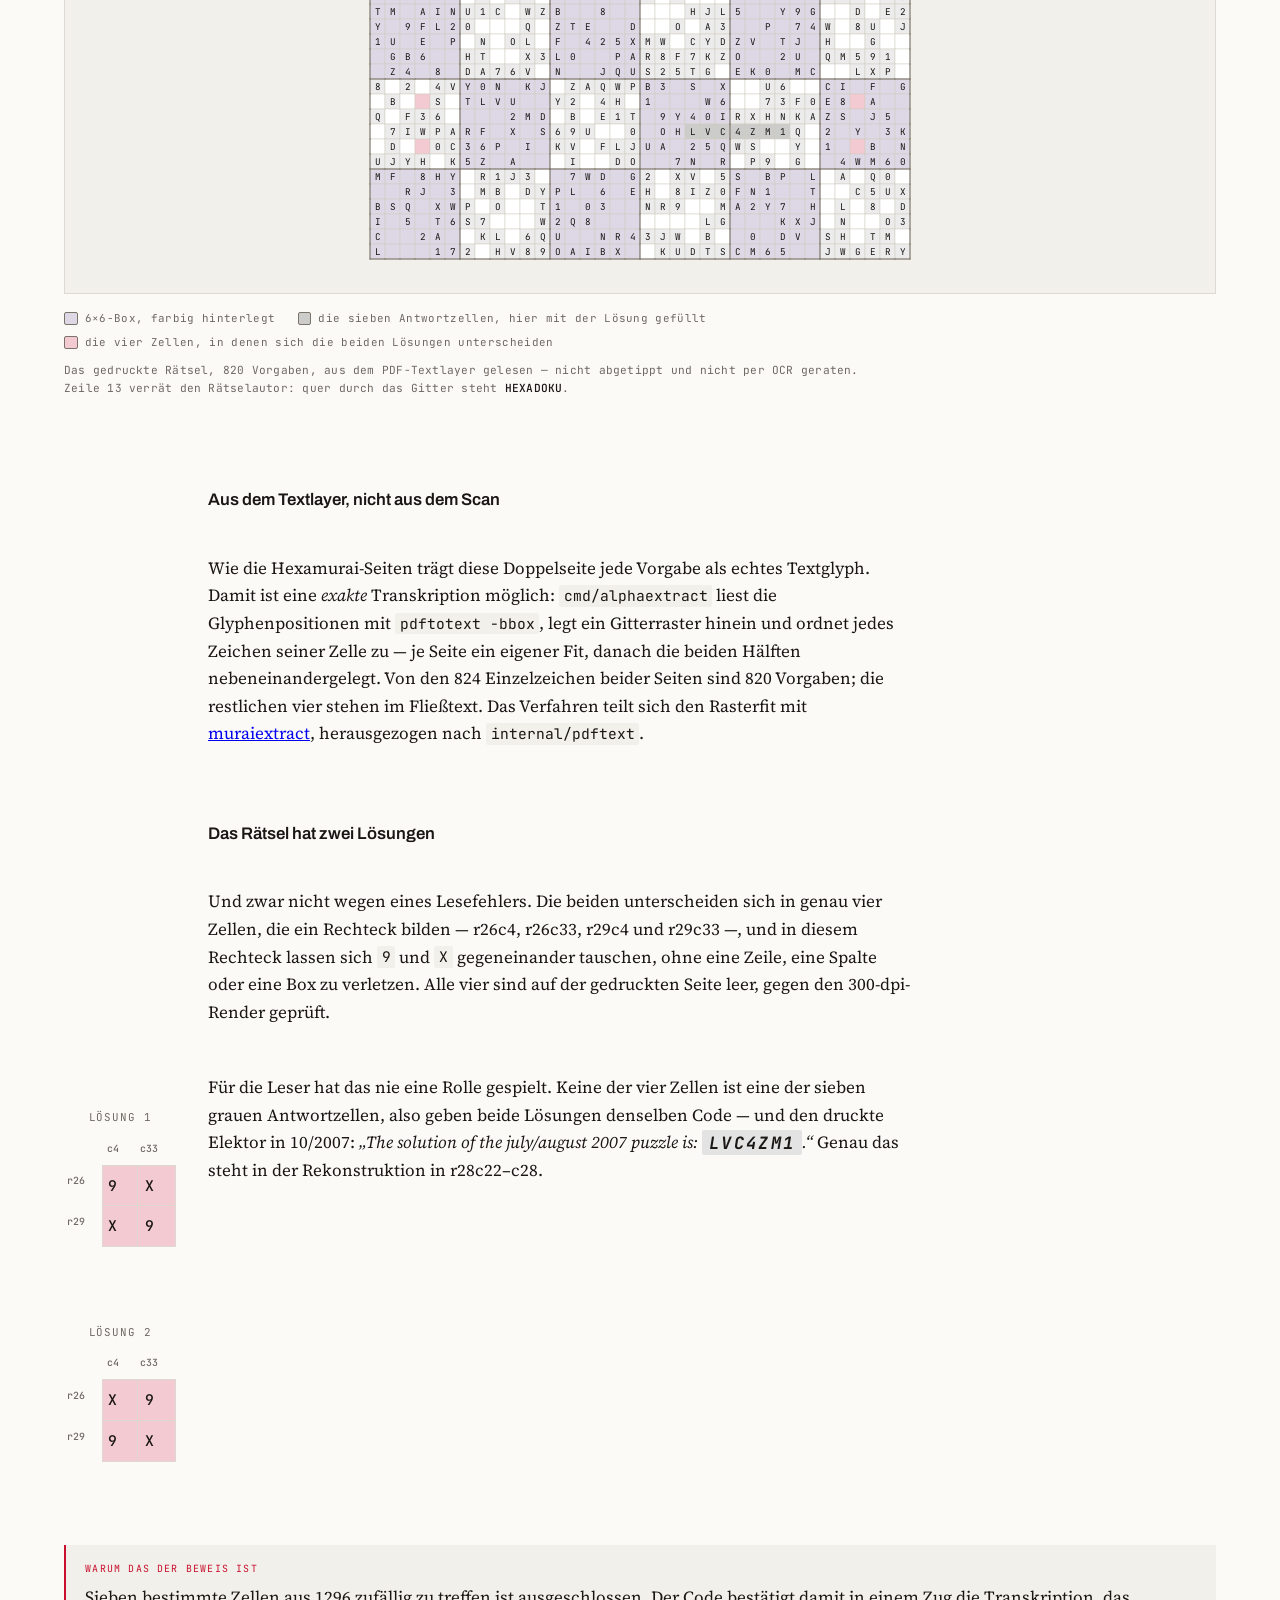
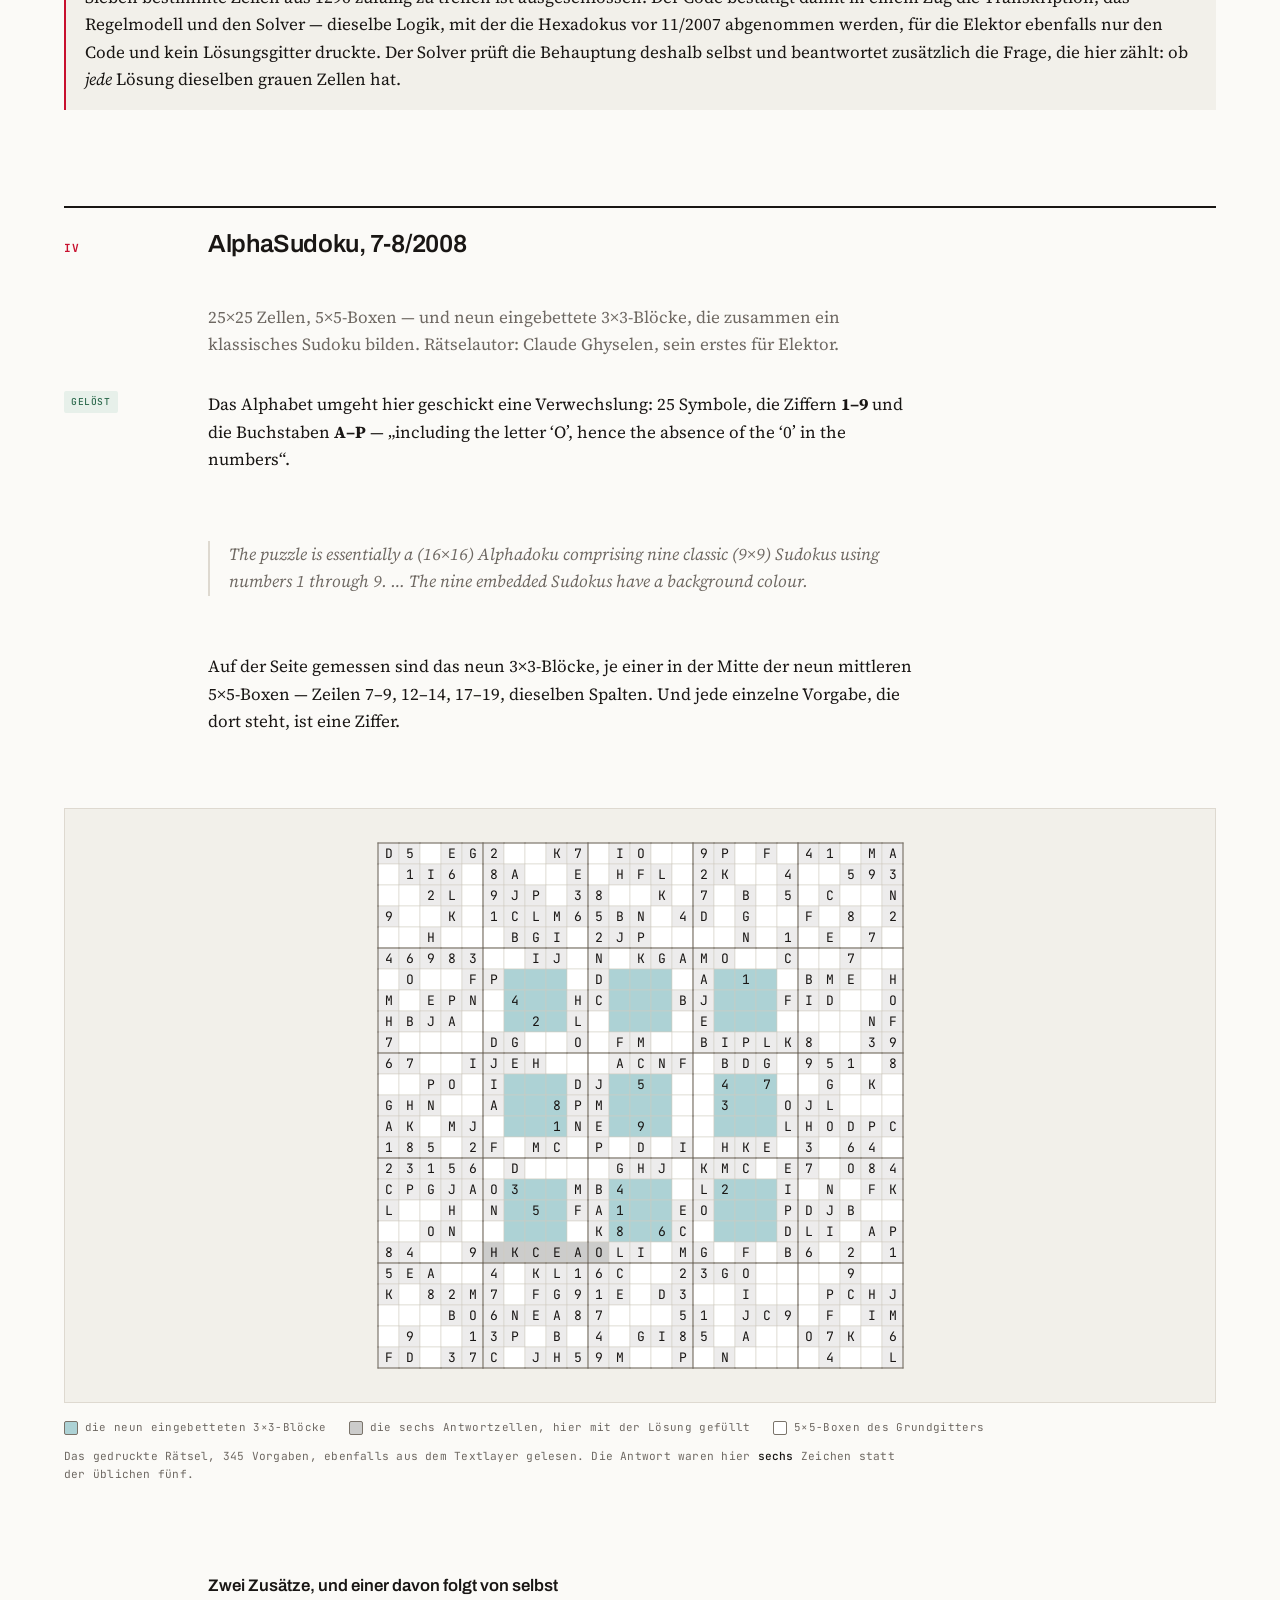
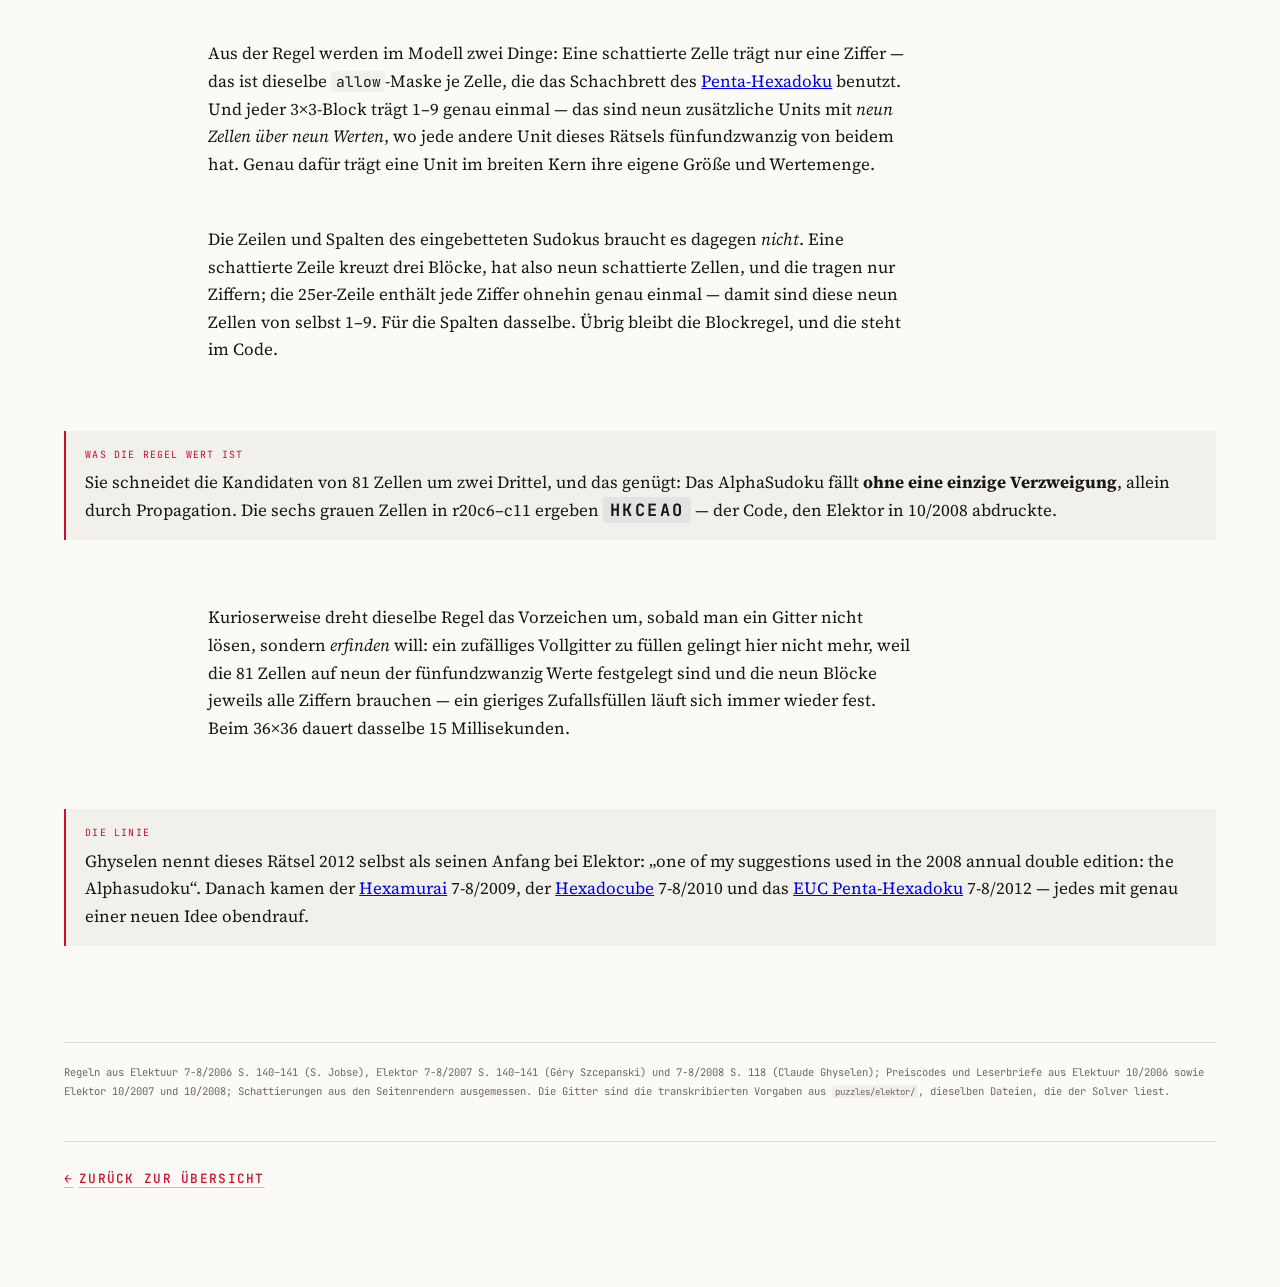
<file: docs/fremdformate.html>
<!doctype html>
<html lang="de">
<head>
<meta charset="utf-8">
<meta name="viewport" content="width=device-width, initial-scale=1">
<title>Die Fremdformate — Alfadoku, Alphanumski, AlphaSudoku</title>
<link rel="preconnect" href="https://fonts.googleapis.com">
<link rel="preconnect" href="https://fonts.gstatic.com" crossorigin>
<link rel="stylesheet" href="https://fonts.googleapis.com/css2?family=Archivo:wght@500;600;700&family=Source+Serif+4:opsz,wght@8..60,400;8..60,600&family=JetBrains+Mono:wght@400;500;700&display=swap">
<link rel="stylesheet" href="spezial.css">
<style>
.alphabet {
  display: flex; flex-wrap: wrap; gap: 3px;
  font-family: var(--f-mono); font-size: 0.72rem; margin: 0.8rem 0 0;
}
.alphabet b {
  display: grid; place-items: center;
  width: 1.5rem; height: 1.5rem; font-weight: 500;
  border: 1px solid var(--rule); border-radius: 2px;
  background: var(--cell-bg);
}
.alphabet b.wide  { background: color-mix(in srgb, var(--g5) 26%, var(--cell-bg)); }
.alphabet b.digit { background: color-mix(in srgb, var(--g6) 26%, var(--cell-bg)); }

/* the two solutions of the alphanumski, side by side */
.swap {
  display: flex; gap: 1.6rem; flex-wrap: wrap;
  margin: 1rem 0 0; font-family: var(--f-mono); font-size: 0.8rem;
}
.swap table { border-collapse: collapse; }
.swap caption {
  font-family: var(--f-sans); font-size: 0.68rem; letter-spacing: 0.08em;
  text-transform: uppercase; color: var(--ink-soft);
  padding-bottom: 0.35rem; white-space: nowrap;
}
.swap th, .swap td {
  border: 1px solid var(--rule); width: 2.6rem; height: 1.9rem;
  text-align: center; font-weight: 500;
}
.swap th {
  border: 0; font-family: var(--f-sans); font-size: 0.62rem;
  color: var(--ink-soft); font-weight: 500; height: 1.2rem;
}
.swap td { background: color-mix(in srgb, var(--accent) 22%, var(--cell-bg)); }

.code {
  font-family: var(--f-mono); font-weight: 700; letter-spacing: 0.14em;
  background: color-mix(in srgb, var(--ink) 12%, var(--cell-bg));
  padding: 0.1em 0.4em; border-radius: 2px;
}
</style>
</head>
<body>
<div class="wrap">

<nav class="pagenav">
  <a href="index.html" class="home">&#8592; Übersicht</a>
  <a href="werkstattbericht.html">Werkstattbericht</a>
  <a href="suchbaum.html">Suchbaum</a>
  <a href="hexamurai.html">Hexamurai</a>
  <a href="hexadocube.html">Hexadocube</a>
  <a href="penta-hexadoku.html">EUC Penta-Hexadoku</a>
  <a href="digest.html">Hexadoku Digest</a>
  <a href="fremdformate.html" aria-current="page">Fremdformate</a>
</nav>

<header class="masthead">
  <p class="eyebrow">Spezialrätsel · Elektuur 7-8/2006, Elektor 7-8/2007 und 7-8/2008</p>
  <h1>Die Fremdformate</h1>
  <p class="standfirst">
    Drei Sommerausgaben ohne Hexadoku. Alle drei galten hier lange als
    außer Reichweite — nicht wegen des Layouts, sondern wegen des
    Alphabets: 25 und 36 Werte, wo der Kern auf 9 oder 16 gebaut ist.
    Alle drei sind inzwischen gelesen und gelöst, und jedes gibt den
    Preiscode zurück, den die Redaktion zwei Hefte später abdruckte.
  </p>
</header>

<section class="figures">
  <div class="fig"><b>3</b><span>Rätsel</span></div>
  <div class="fig"><b>1432</b><span>Vorgaben gelesen</span></div>
  <div class="fig"><b>uint64</b><span>Kandidatenmaske</span></div>
  <div class="fig"><b>3</b><span>Codes bestätigt</span></div>
  <div class="fig"><b>454055</b><span>Verzweigungen, Alfadoku</span></div>
  <div class="fig"><b>0</b><span>Verzweigungen, AlphaSudoku</span></div>
</section>

<!-- ============ I ============ -->
<section class="chapter">
  <div class="chapter-head">
    <span class="num">I</span>
    <h2>Das Alphabet, nicht das Layout</h2>
    <p>Warum diese beiden einen zweiten Solverkern brauchten, und warum es
       trotzdem nur eine Datei ist.</p>
  </div>

  <div class="body">
    <div class="rail"><span class="chip chip-neutral">Grenze</span></div>
    <p>
      Alle übrigen Spezialrätsel dieser Reihe brauchten <em>Geometrie</em>:
      eine andere Anordnung (<a href="hexamurai.html">Hexamurai</a>), eine
      Faltung (<a href="hexadocube.html">Hexadocube</a>), eine
      Zellrestriktion (<a href="penta-hexadoku.html">Penta-Hexadoku</a>),
      eine Suchebene (<a href="digest.html">Digest</a>). Diese drei
      brauchen etwas anderes — mehr Werte, als in ein <code>uint16</code>
      passen: fünfundzwanzig Buchstaben, sechsunddreißig alphanumerische
      Zeichen, fünfundzwanzig gemischte.
    </p>
    <div class="alphabet" id="alnumAlpha"></div>
    <p style="margin-top:1rem">
      Der Kandidatensatz einer Zelle ist eine Bitmaske, ein Bit je Wert,
      und der ganze heiße Pfad hängt daran: <code>OnesCount16</code>,
      <code>TrailingZeros16</code>, die <code>placed</code>-Maske je Unit.
      36 Werte hieße, diese Darstellung überall zu verbreitern — und genau
      dort ist der Kern schnell, wo er auf 16 Werte festgelegt ist.
    </p>
    <p>
      Die Lösung ist deshalb kein Umbau, sondern eine zweite Datei:
      <code>alpha.go</code> trägt denselben Suchalgorithmus über
      <code>uint64</code>-Masken, mit einer einzigen echten
      Verallgemeinerung — eine Unit kennt ihre eigene Größe und ihre eigene
      Wertemenge. Das braucht das AlphaSudoku (Kapitel III), und es kostet
      den 16er-Kern nichts, weil er unberührt bleibt. Dieselbe Binary
      erkennt beide an einer Kopfzeile:
    </p>
    <pre><code># variant: alphasudoku
# grey: r20c6-c11
# code: HKCEAO</code></pre>
    <div class="note">
      <span class="lbl">Gegenprobe</span>
      <p>
        Dass der neue Kern derselbe Algorithmus ist, prüft der Test an
        Material mit bekannter Antwort: dieselben 102 rekonstruierten
        Elektor-Hexadokus, einmal vom spezialisierten 16×16-Kern gelöst und
        einmal vom breiten — Zelle für Zelle gleich, und auf denselben
        Zufallsinstanzen verzweigen beide identisch.
      </p>
    </div>
  </div>
</section>

<!-- ============ II ============ -->
<section class="chapter">
  <div class="chapter-head">
    <span class="num">II</span>
    <h2>Alfadoku, 7-8/2006</h2>
    <p>Das früheste der drei und das einzige von einem <em>Leser</em>:
       Rätselentwurf S. Jobse. Gedruckt nur in der niederländischen
       Ausgabe, die dieses Archiv erreicht — Elektuur 513.</p>
  </div>

  <div class="body">
    <div class="rail"><span class="chip chip-ok">gelöst</span></div>
    <blockquote>
      De Alfadoku werkt met alle letters van het alfabet, met uitzondering
      van de Z, dus A t/m Y.
    </blockquote>
    <p>
      25×25 Zellen, 5×5-Boxen, fünfundzwanzig <em>Buchstaben</em> und keine
      einzige Ziffer. Keine Zusatzregel, kein Verbund — von den dreien das
      schlichteste Rätsel und im Solver eine einzige Zeile:
      <code>newWide("alfadoku", 25, 5, "A…Y")</code>. Es ist der Vorgänger,
      den der Alphanumski-Artikel ein Jahr später beiläufig nennt.
    </p>

    <figure>
      <div class="frame" id="alfaFig"></div>
      <div class="legend">
        <span><i class="swatch" style="background:color-mix(in srgb, var(--ink) 22%, var(--cell-bg))"></i>die sechs Antwortzellen — auf der Seite rot, hier mit der Lösung gefüllt</span>
        <span><i class="swatch" style="background:var(--cell-bg)"></i>5×5-Boxen</span>
      </div>
      <figcaption>
        267 Vorgaben, aus dem Textlayer gelesen. Das Gitter läuft über die
        Doppelseite, aber nicht mittig geteilt: 16 Spalten links, 9 rechts.
      </figcaption>
    </figure>

    <h3>Die Leser hielten es für unlösbar</h3>
    <p>
      Im Oktoberheft druckte Elektuur ihre Briefe ab. Einer hatte nach
      Wochen aufgegeben und vermutete mehrere Lösungen; sogar sein Programm
      meldete gar keine. Ein anderer hatte in Excel einen Löser
      geschrieben, der Sudokus und Hexadokus schafft, aber
      <em>„bij de Alfadoku blijft het programma hangen omdat het geen
      eenduidige oplossing kan vinden“</em>. Die Redaktion wich aus:
    </p>
    <blockquote>
      We sluiten dat niet helemaal uit; bij zo&rsquo;n grote puzzel bestaat
      inderdaad de kans dat er meer dan een oplossingsmogelijkheid is en een
      computerprogramma kan daar behoorlijk op vastlopen. … Daarom rekenen
      we maar één oplossing goed en dat is: <b>IDRFBV</b>.
    </blockquote>
    <div class="note">
      <span class="lbl">Das Ausweichen war unnötig</span>
      <p>
        Die Lösung ist <b>eindeutig</b>, und die sechs roten Zellen ergeben
        genau <span class="code">IDRFBV</span>. Woran die Programme von 2006
        hängenblieben, war nicht Mehrdeutigkeit, sondern Schwierigkeit:
        <b>454 055 Verzweigungen</b> und fünf Sekunden — mit weitem Abstand
        das schwerste Rätsel dieses Archivs. Zum Vergleich fällt das
        AlphaSudoku mit seiner Zusatzregel ohne eine einzige Verzweigung,
        und der Alphanumski braucht eine.
      </p>
    </div>
    <p>
      Das ist auch der Grund, warum es hier so lange fehlte: Von der
      Doppelausgabe 7-8/2006 gibt es auf archive.org keine englische
      Fassung. Die niederländische liegt als eigenes Item
      (<code>elektuur-513-2006-7-8</code>) und ist, anders als die
      gescannten Jahrgänge von 2006, <em>born-digital</em> — deshalb steht
      jede Vorgabe als Textglyph auf der Seite.
    </p>
  </div>
</section>

<!-- ============ III ============ -->
<section class="chapter">
  <div class="chapter-head">
    <span class="num">III</span>
    <h2>Alphanumski, 7-8/2007</h2>
    <p>Ein einziges 36×36-Gitter, quer über die Doppelseite gedruckt, 18
       Spalten je Seite. Rätselautor: Géry Szcepanski — der einzige der
       Reihe, der nicht von Claude Ghyselen stammt.</p>
  </div>

  <div class="body">
    <div class="rail"><span class="chip chip-ok">gelöst</span></div>
    <blockquote>
      … all letters of the alphabet (A through Z) and all numerals 0 through
      9 should occur only once in every line (1×36), every column (1×36) and
      every box (6×6; identified by red outlines and a background colour).
    </blockquote>
    <p>
      Damit ist die Geometrie die schlichteste der ganzen Reihe: Zeilen,
      Spalten, Boxen eines einzigen Gitters — kein Verbund, keine geteilten
      Zellen, keine Zusatzregel. Das Schachbrettmuster der 6×6-Boxen ist
      hier reine Dekoration, anders als beim
      <a href="penta-hexadoku.html">EUC Penta-Hexadoku</a> fünf Jahre später.
    </p>

    <figure>
      <div class="frame" id="alnumFig"></div>
      <div class="legend">
        <span><i class="swatch" style="background:color-mix(in srgb, var(--g5) 22%, var(--cell-bg))"></i>6×6-Box, farbig hinterlegt</span>
        <span><i class="swatch" style="background:color-mix(in srgb, var(--ink) 22%, var(--cell-bg))"></i>die sieben Antwortzellen, hier mit der Lösung gefüllt</span>
        <span><i class="swatch" style="background:color-mix(in srgb, var(--accent) 22%, var(--cell-bg))"></i>die vier Zellen, in denen sich die beiden Lösungen unterscheiden</span>
      </div>
      <figcaption>
        Das gedruckte Rätsel, 820 Vorgaben, aus dem PDF-Textlayer gelesen —
        nicht abgetippt und nicht per OCR geraten. Zeile 13 verrät den
        Rätselautor: quer durch das Gitter steht <b>HEXADOKU</b>.
      </figcaption>
    </figure>

    <h3>Aus dem Textlayer, nicht aus dem Scan</h3>
    <p>
      Wie die Hexamurai-Seiten trägt diese Doppelseite jede Vorgabe als
      echtes Textglyph. Damit ist eine <em>exakte</em> Transkription möglich:
      <code>cmd/alphaextract</code> liest die Glyphenpositionen mit
      <code>pdftotext -bbox</code>, legt ein Gitterraster hinein und ordnet
      jedes Zeichen seiner Zelle zu — je Seite ein eigener Fit, danach die
      beiden Hälften nebeneinandergelegt. Von den 824 Einzelzeichen beider
      Seiten sind 820 Vorgaben; die restlichen vier stehen im Fließtext.
      Das Verfahren teilt sich den Rasterfit mit
      <a href="hexamurai.html">muraiextract</a>, herausgezogen nach
      <code>internal/pdftext</code>.
    </p>

    <h3>Das Rätsel hat zwei Lösungen</h3>
    <p>
      Und zwar nicht wegen eines Lesefehlers. Die beiden unterscheiden sich
      in genau vier Zellen, die ein Rechteck bilden — r26c4, r26c33, r29c4
      und r29c33 —, und in diesem Rechteck lassen sich <code>9</code> und
      <code>X</code> gegeneinander tauschen, ohne eine Zeile, eine Spalte
      oder eine Box zu verletzen. Alle vier sind auf der gedruckten Seite
      leer, gegen den 300-dpi-Render geprüft.
    </p>
    <div class="swap">
      <table>
        <caption>Lösung 1</caption>
        <tr><th></th><th>c4</th><th>c33</th></tr>
        <tr><th>r26</th><td>9</td><td>X</td></tr>
        <tr><th>r29</th><td>X</td><td>9</td></tr>
      </table>
      <table>
        <caption>Lösung 2</caption>
        <tr><th></th><th>c4</th><th>c33</th></tr>
        <tr><th>r26</th><td>X</td><td>9</td></tr>
        <tr><th>r29</th><td>9</td><td>X</td></tr>
      </table>
    </div>
    <p>
      Für die Leser hat das nie eine Rolle gespielt. Keine der vier Zellen
      ist eine der sieben grauen Antwortzellen, also geben beide Lösungen
      denselben Code — und den druckte Elektor in 10/2007: <em>„The solution
      of the july/august 2007 puzzle is: <span class="code">LVC4ZM1</span>.“</em>
      Genau das steht in der Rekonstruktion in r28c22–c28.
    </p>
    <div class="note">
      <span class="lbl">Warum das der Beweis ist</span>
      <p>
        Sieben bestimmte Zellen aus 1296 zufällig zu treffen ist
        ausgeschlossen. Der Code bestätigt damit in einem Zug die
        Transkription, das Regelmodell und den Solver — dieselbe Logik, mit
        der die Hexadokus vor 11/2007 abgenommen werden, für die Elektor
        ebenfalls nur den Code und kein Lösungsgitter druckte. Der Solver
        prüft die Behauptung deshalb selbst und beantwortet zusätzlich die
        Frage, die hier zählt: ob <em>jede</em> Lösung dieselben grauen
        Zellen hat.
      </p>
    </div>
  </div>
</section>

<!-- ============ IV ============ -->
<section class="chapter">
  <div class="chapter-head">
    <span class="num">IV</span>
    <h2>AlphaSudoku, 7-8/2008</h2>
    <p>25×25 Zellen, 5×5-Boxen — und neun eingebettete 3×3-Blöcke, die
       zusammen ein klassisches Sudoku bilden. Rätselautor: Claude Ghyselen,
       sein erstes für Elektor.</p>
  </div>

  <div class="body">
    <div class="rail"><span class="chip chip-ok">gelöst</span></div>
    <p>
      Das Alphabet umgeht hier geschickt eine Verwechslung: 25 Symbole, die
      Ziffern <b>1–9</b> und die Buchstaben <b>A–P</b> — „including the letter
      ‘O’, hence the absence of the ‘0’ in the numbers“.
    </p>
    <blockquote>
      The puzzle is essentially a (16×16) Alphadoku comprising nine classic
      (9×9) Sudokus using numbers 1 through 9. … The nine embedded Sudokus
      have a background colour.
    </blockquote>
    <p>
      Auf der Seite gemessen sind das neun 3×3-Blöcke, je einer in der Mitte
      der neun mittleren 5×5-Boxen — Zeilen 7–9, 12–14, 17–19, dieselben
      Spalten. Und jede einzelne Vorgabe, die dort steht, ist eine Ziffer.
    </p>

    <figure>
      <div class="frame" id="alsuFig"></div>
      <div class="legend">
        <span><i class="swatch" style="background:color-mix(in srgb, var(--g6) 34%, var(--cell-bg))"></i>die neun eingebetteten 3×3-Blöcke</span>
        <span><i class="swatch" style="background:color-mix(in srgb, var(--ink) 22%, var(--cell-bg))"></i>die sechs Antwortzellen, hier mit der Lösung gefüllt</span>
        <span><i class="swatch" style="background:var(--cell-bg)"></i>5×5-Boxen des Grundgitters</span>
      </div>
      <figcaption>
        Das gedruckte Rätsel, 345 Vorgaben, ebenfalls aus dem Textlayer
        gelesen. Die Antwort waren hier <b>sechs</b> Zeichen statt der
        üblichen fünf.
      </figcaption>
    </figure>

    <h3>Zwei Zusätze, und einer davon folgt von selbst</h3>
    <p>
      Aus der Regel werden im Modell zwei Dinge: Eine schattierte Zelle
      trägt nur eine Ziffer — das ist dieselbe <code>allow</code>-Maske je
      Zelle, die das Schachbrett des
      <a href="penta-hexadoku.html">Penta-Hexadoku</a> benutzt. Und jeder
      3×3-Block trägt 1–9 genau einmal — das sind neun zusätzliche Units mit
      <em>neun Zellen über neun Werten</em>, wo jede andere Unit dieses
      Rätsels fünfundzwanzig von beidem hat. Genau dafür trägt eine Unit im
      breiten Kern ihre eigene Größe und Wertemenge.
    </p>
    <p>
      Die Zeilen und Spalten des eingebetteten Sudokus braucht es dagegen
      <em>nicht</em>. Eine schattierte Zeile kreuzt drei Blöcke, hat also
      neun schattierte Zellen, und die tragen nur Ziffern; die 25er-Zeile
      enthält jede Ziffer ohnehin genau einmal — damit sind diese neun
      Zellen von selbst 1–9. Für die Spalten dasselbe. Übrig bleibt die
      Blockregel, und die steht im Code.
    </p>
    <div class="note">
      <span class="lbl">Was die Regel wert ist</span>
      <p>
        Sie schneidet die Kandidaten von 81 Zellen um zwei Drittel, und das
        genügt: Das AlphaSudoku fällt <b>ohne eine einzige Verzweigung</b>,
        allein durch Propagation. Die sechs grauen Zellen in r20c6–c11
        ergeben <span class="code">HKCEAO</span> — der Code, den Elektor in
        10/2008 abdruckte.
      </p>
    </div>
    <p>
      Kurioserweise dreht dieselbe Regel das Vorzeichen um, sobald man ein
      Gitter nicht lösen, sondern <em>erfinden</em> will: ein zufälliges
      Vollgitter zu füllen gelingt hier nicht mehr, weil die 81 Zellen auf
      neun der fünfundzwanzig Werte festgelegt sind und die neun Blöcke
      jeweils alle Ziffern brauchen — ein gieriges Zufallsfüllen läuft sich
      immer wieder fest. Beim 36×36 dauert dasselbe 15 Millisekunden.
    </p>

    <div class="note">
      <span class="lbl">Die Linie</span>
      <p>
        Ghyselen nennt dieses Rätsel 2012 selbst als seinen Anfang bei
        Elektor: „one of my suggestions used in the 2008 annual double
        edition: the Alphasudoku“. Danach kamen der
        <a href="hexamurai.html">Hexamurai</a> 7-8/2009, der
        <a href="hexadocube.html">Hexadocube</a> 7-8/2010 und das
        <a href="penta-hexadoku.html">EUC Penta-Hexadoku</a> 7-8/2012 — jedes
        mit genau einer neuen Idee obendrauf.
      </p>
    </div>
  </div>
</section>

<footer class="colophon">
  Regeln aus Elektuur 7-8/2006 S. 140–141 (S. Jobse), Elektor 7-8/2007
  S. 140–141 (Géry Szcepanski) und 7-8/2008 S. 118 (Claude Ghyselen);
  Preiscodes und Leserbriefe aus Elektuur 10/2006 sowie Elektor 10/2007
  und 10/2008;
  Schattierungen aus den Seitenrendern ausgemessen. Die Gitter sind die
  transkribierten Vorgaben aus <code>puzzles/elektor/</code>, dieselben
  Dateien, die der Solver liest.
</footer>

<div class="backhome">
  <a class="backlink" href="index.html"><span class="arrow">&#8592;</span> Zurück zur Übersicht</a>
</div>

</div>

<script src="data.js"></script>
<script src="spezial.js"></script>
<script>
(function () {
  const grey = "color-mix(in srgb, var(--ink) 22%, var(--cell-bg))";
  const clue = "color-mix(in srgb, var(--ink) 8%, var(--cell-bg))";

  // fill the grey answer cells with the code, so the figure shows what a
  // reader had to send in rather than an empty run of cells
  function withCode(rows, [gr, gc, len], code) {
    const out = rows.slice();
    out[gr] = out[gr].slice(0, gc) + code + out[gr].slice(gc + len);
    return out;
  }
  const inGrey = ([gr, gc, len]) => (r, c) => r === gr && c >= gc && c < gc + len;

  // ---- Alphanumski: 36x36, 6x6 boxes, chequerboard of boxes ----
  const isGreyA = inGrey(ALNUM_GREY);
  const swap = new Set(ALNUM_SWAP.map(([r, c]) => r + ":" + c));
  mount(
    "alnumFig",
    drawRaster({
      rows: withCode(ALNUM, ALNUM_GREY, ALNUM_CODE),
      cell: 15,
      box: 6,
      title: "Alphanumski 36×36, 820 Vorgaben",
      tint: (r, c, ch) => {
        if (isGreyA(r, c)) return grey;
        if (swap.has(r + ":" + c))
          return "color-mix(in srgb, var(--accent) 22%, var(--cell-bg))";
        const shaded = (Math.floor(r / 6) + Math.floor(c / 6)) % 2 === 1;
        if (shaded)
          return "color-mix(in srgb, var(--g5) 22%, var(--cell-bg))";
        return ch === "." ? "var(--cell-bg)" : clue;
      },
    })
  );

  const alpha = document.getElementById("alnumAlpha");
  alpha.innerHTML = [...ALNUM_ALPHABET]
    .map((ch, i) => `<b class="${i < 16 ? "digit" : "wide"}">${ch}</b>`)
    .join("") +
    '<span style="margin-left:.8rem;align-self:center;color:var(--ink-soft)">' +
    "die ersten 16 sind das, was in ein uint16 passt</span>";

  // ---- Alfadoku: 25x25, 5x5 boxes, letters A-Y, nothing else ----
  const isGreyF = inGrey(ALFA_GREY);
  mount(
    "alfaFig",
    drawRaster({
      rows: withCode(ALFA, ALFA_GREY, ALFA_CODE),
      cell: 21,
      box: 5,
      title: "Alfadoku 25×25, 267 Vorgaben",
      tint: (r, c, ch) => {
        if (isGreyF(r, c)) return grey;
        return ch === "." ? "var(--cell-bg)" : clue;
      },
    })
  );

  // ---- AlphaSudoku: 25x25, 5x5 boxes, nine shaded 3x3 blocks ----
  const isGreyS = inGrey(ALSU_GREY);
  const onBlock = (i) => ALSU_BLOCK_LINES.includes(i);
  mount(
    "alsuFig",
    drawRaster({
      rows: withCode(ALSU, ALSU_GREY, ALSU_CODE),
      cell: 21,
      box: 5,
      title: "AlphaSudoku 25×25, 345 Vorgaben",
      tint: (r, c, ch) => {
        if (isGreyS(r, c)) return grey;
        if (onBlock(r) && onBlock(c))
          return "color-mix(in srgb, var(--g6) 34%, var(--cell-bg))";
        return ch === "." ? "var(--cell-bg)" : clue;
      },
    })
  );
})();
</script>

</body>
</html>
</file>
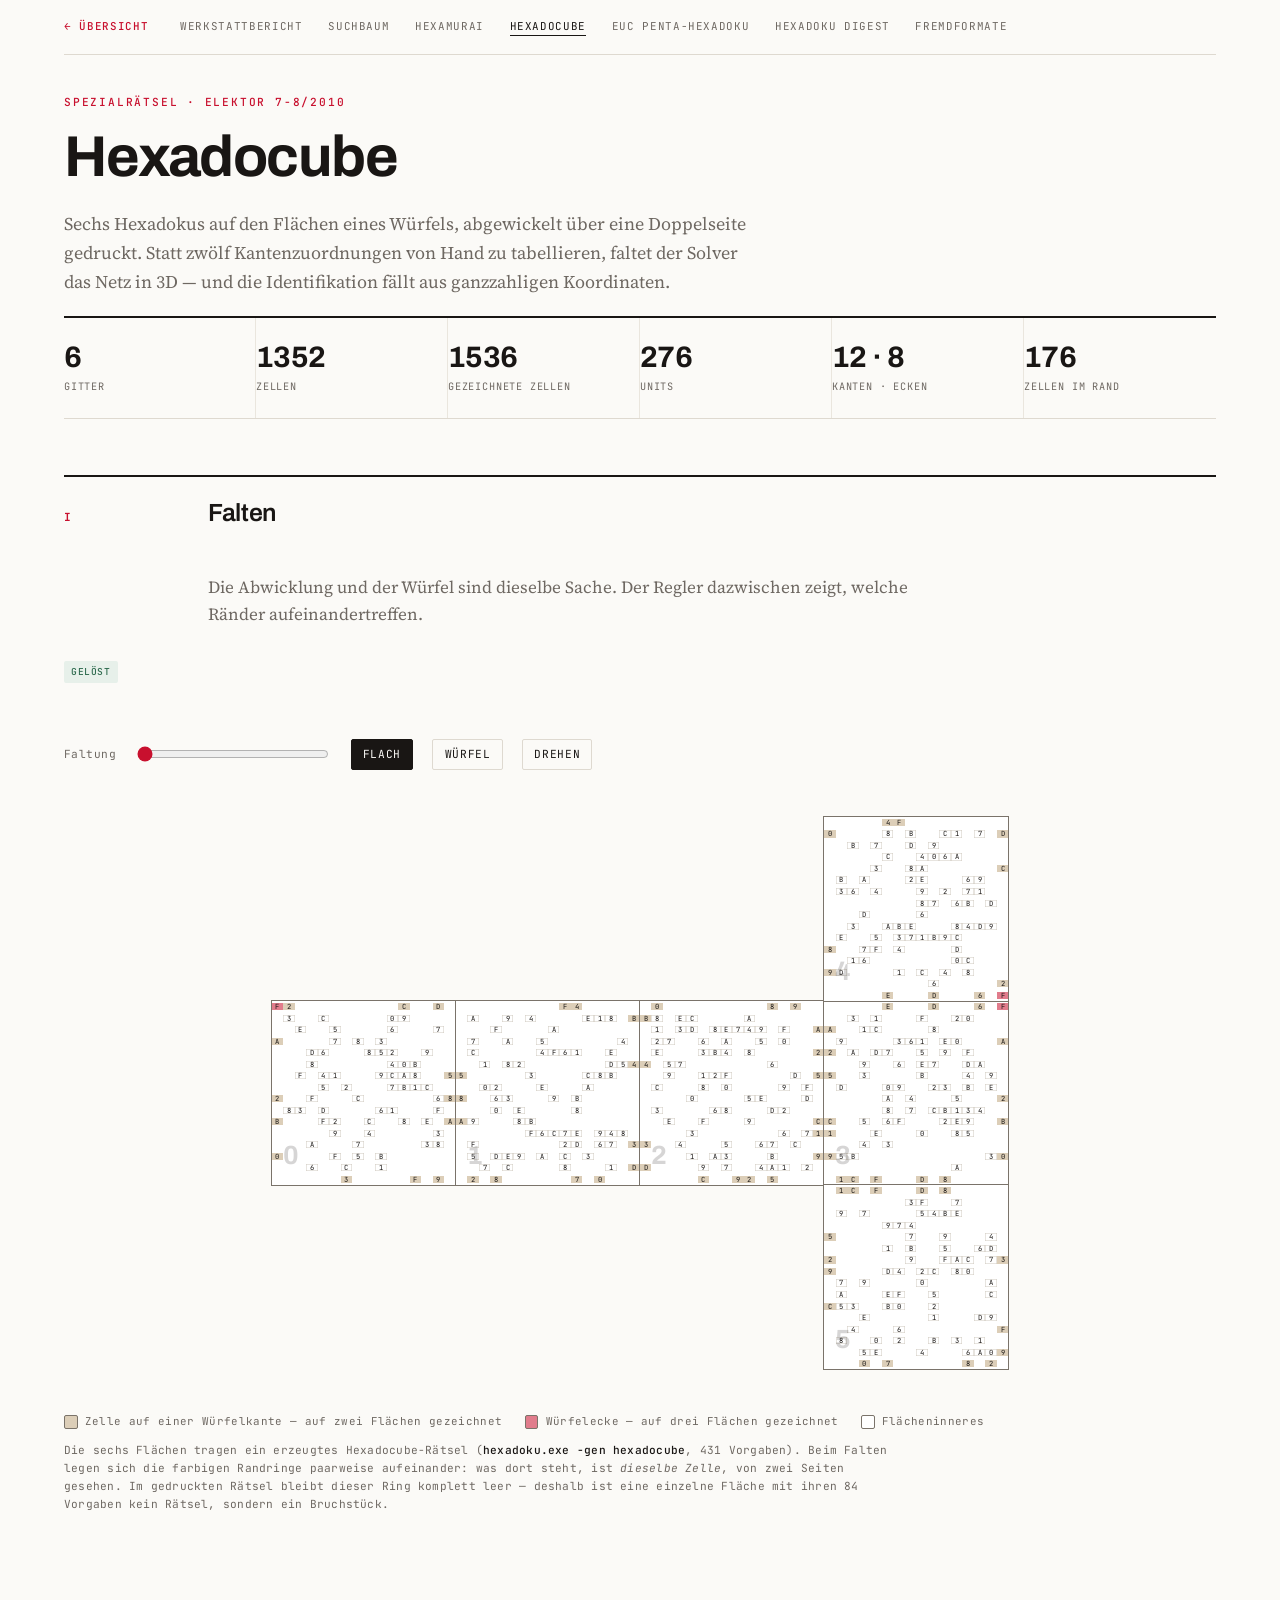
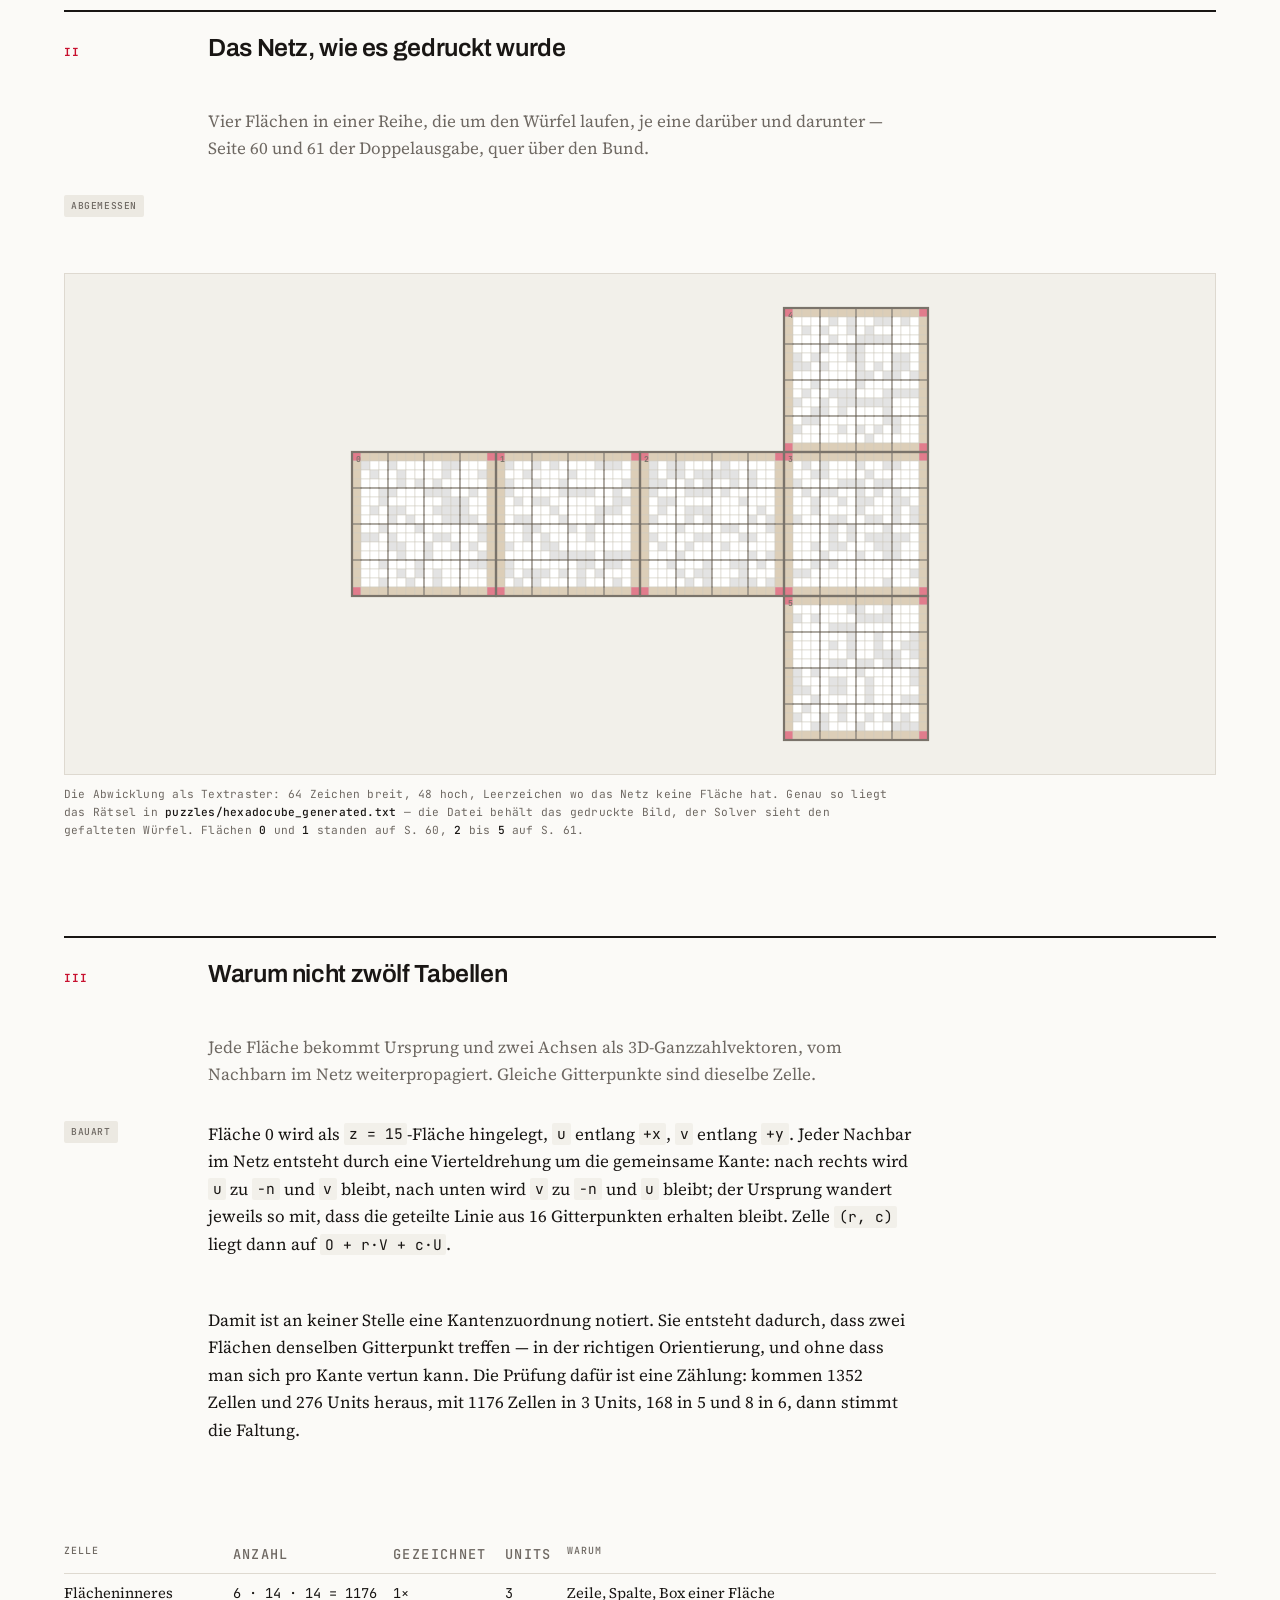
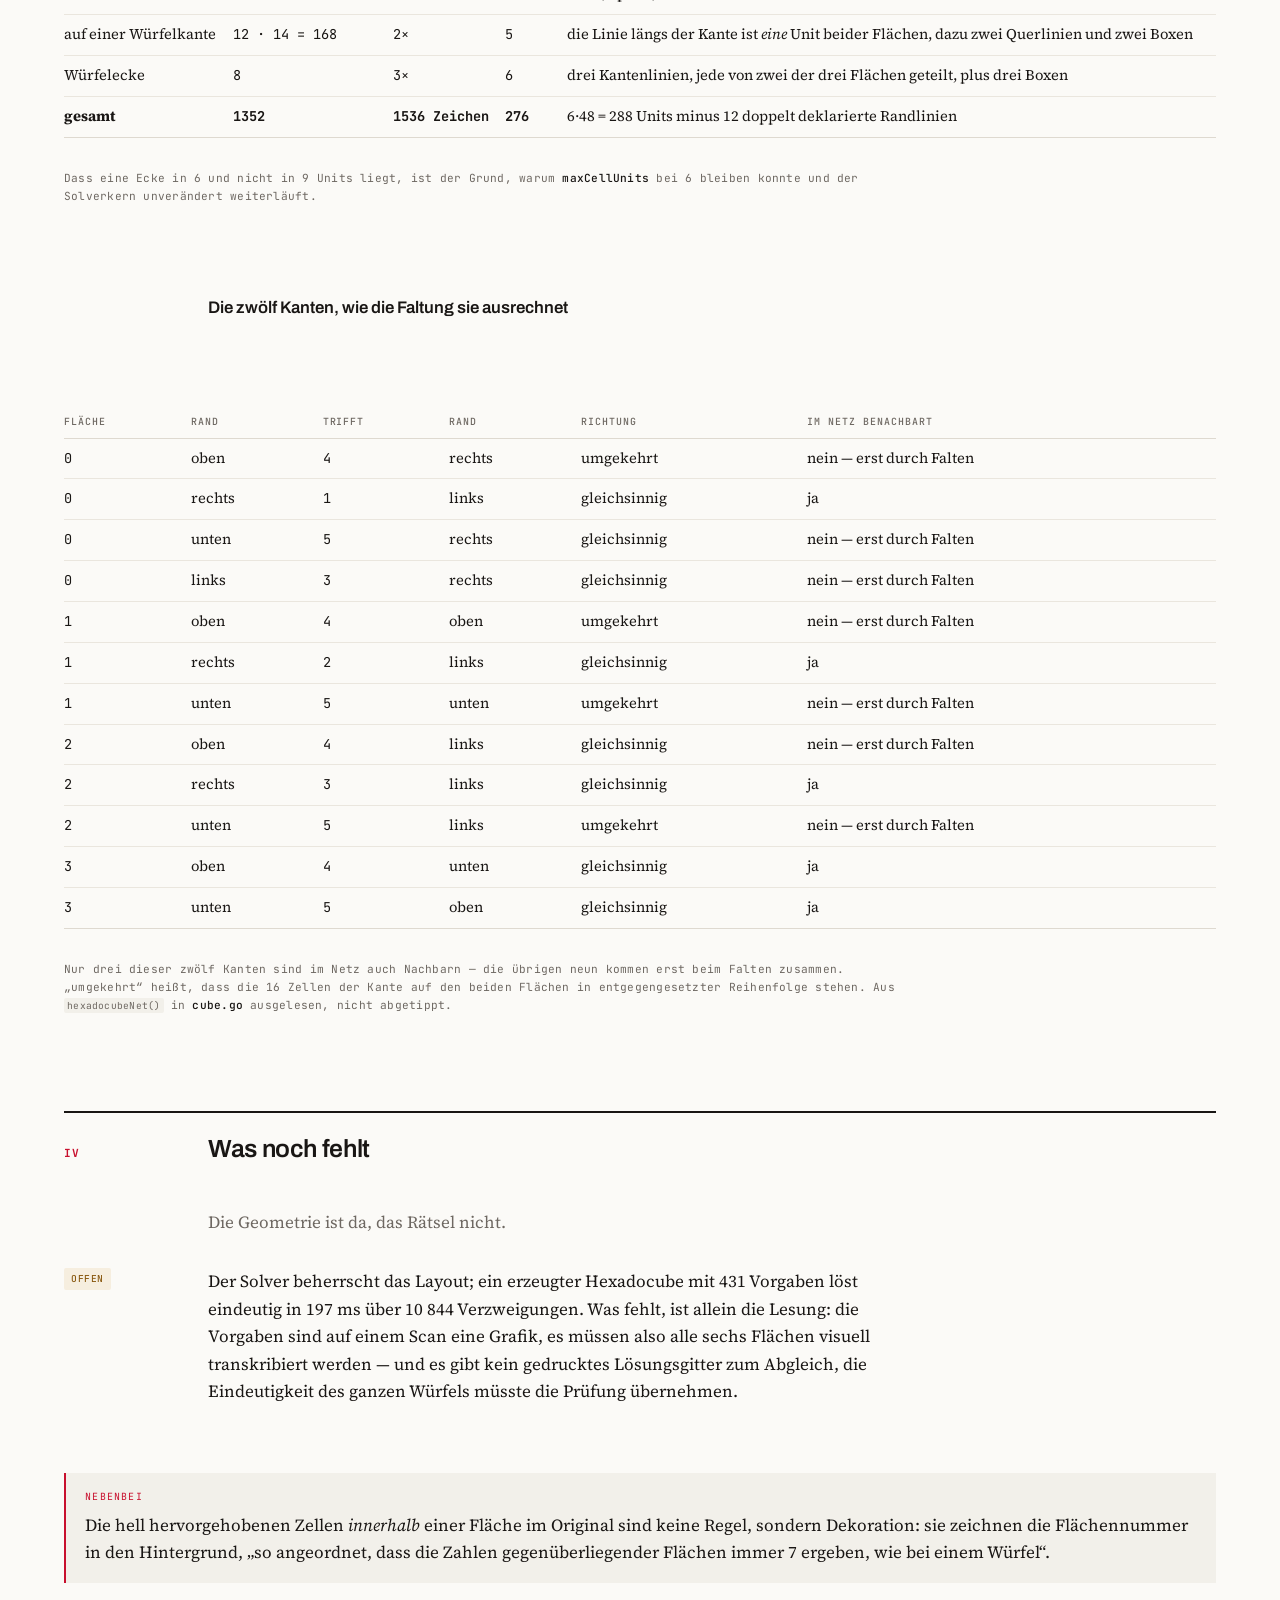
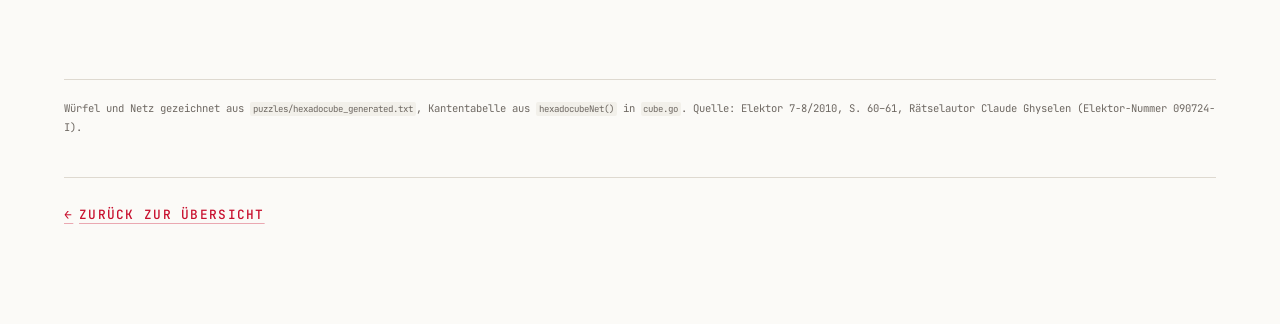
<file: docs/hexadocube.html>
<!doctype html>
<html lang="de">
<head>
<meta charset="utf-8">
<meta name="viewport" content="width=device-width, initial-scale=1">
<title>Hexadocube — sechs Gitter auf einem Würfel</title>
<link rel="preconnect" href="https://fonts.googleapis.com">
<link rel="preconnect" href="https://fonts.gstatic.com" crossorigin>
<link rel="stylesheet" href="https://fonts.googleapis.com/css2?family=Archivo:wght@500;600;700&family=Source+Serif+4:opsz,wght@8..60,400;8..60,600&family=JetBrains+Mono:wght@400;500;700&display=swap">
<link rel="stylesheet" href="spezial.css">
<style>
/* ---------- der faltbare Würfel ---------- */
.scene {
  position: relative;
  perspective: 1800px;
  height: 38rem;
  overflow: hidden;
}
.cube {
  position: absolute;
  width: var(--fs);
  height: var(--fs);
  transform-style: preserve-3d;
  transform-origin: center center;
}
.face {
  position: absolute;
  width: var(--fs);
  height: var(--fs);
  transform-style: preserve-3d;
  background: var(--cell-bg);
  outline: 1px solid var(--grid-heavy);
  display: grid;
  grid-template-columns: repeat(16, 1fr);
  grid-template-rows: repeat(16, 1fr);
}
.face > i {
  display: block;
  font-style: normal;
  font-family: var(--f-mono);
  font-size: calc(var(--fs) / 26);
  line-height: 1;
  text-align: center;
  align-self: center;
  color: var(--ink);
}
.face > i.edge   { background: color-mix(in srgb, var(--g4) 30%, var(--cell-bg)); }
.face > i.corner { background: color-mix(in srgb, var(--accent) 55%, var(--cell-bg)); }
.face > i.box    { box-shadow: inset 0 0 0 0.5px var(--grid-line); }
.face .tag {
  position: absolute;
  inset: auto auto 4% 6%;
  font-family: var(--f-display);
  font-weight: 700;
  font-size: calc(var(--fs) / 7);
  color: color-mix(in srgb, var(--ink) 18%, transparent);
  pointer-events: none;
}
/* hinges: each face is nested in the neighbour it is folded away from */
.hinge-right { transform-origin: left center; left: 100%; }
.hinge-up    { transform-origin: center bottom; top: -100%; }
.hinge-down  { transform-origin: center top; top: 100%; }
</style>
</head>
<body>
<div class="wrap">

<nav class="pagenav">
  <a href="index.html" class="home">&#8592; Übersicht</a>
  <a href="werkstattbericht.html">Werkstattbericht</a>
  <a href="suchbaum.html">Suchbaum</a>
  <a href="hexamurai.html">Hexamurai</a>
  <a href="hexadocube.html" aria-current="page">Hexadocube</a>
  <a href="penta-hexadoku.html">EUC Penta-Hexadoku</a>
  <a href="digest.html">Hexadoku Digest</a>
  <a href="fremdformate.html">Fremdformate</a>
</nav>

<header class="masthead">
  <p class="eyebrow">Spezialrätsel · Elektor 7-8/2010</p>
  <h1>Hexadocube</h1>
  <p class="standfirst">
    Sechs Hexadokus auf den Flächen eines Würfels, abgewickelt über eine
    Doppelseite gedruckt. Statt zwölf Kantenzuordnungen von Hand zu
    tabellieren, faltet der Solver das Netz in 3D — und die Identifikation
    fällt aus ganzzahligen Koordinaten.
  </p>
</header>

<section class="figures">
  <div class="fig"><b>6</b><span>Gitter</span></div>
  <div class="fig"><b>1352</b><span>Zellen</span></div>
  <div class="fig"><b>1536</b><span>gezeichnete Zellen</span></div>
  <div class="fig"><b>276</b><span>Units</span></div>
  <div class="fig"><b>12 · 8</b><span>Kanten · Ecken</span></div>
  <div class="fig"><b>176</b><span>Zellen im Rand</span></div>
</section>

<!-- ============ I ============ -->
<section class="chapter">
  <div class="chapter-head">
    <span class="num">I</span>
    <h2>Falten</h2>
    <p>Die Abwicklung und der Würfel sind dieselbe Sache. Der Regler dazwischen
       zeigt, welche Ränder aufeinandertreffen.</p>
  </div>

  <div class="body">
    <div class="rail"><span class="chip chip-ok">gelöst</span></div>
    <figure>
      <div class="controls">
        <label for="fold">Faltung</label>
        <input type="range" id="fold" min="0" max="100" value="0">
        <button id="btnFlat" aria-pressed="true">flach</button>
        <button id="btnCube" aria-pressed="false">Würfel</button>
        <button id="btnSpin" aria-pressed="false">drehen</button>
      </div>
      <div class="scene"><div class="cube" id="cube"></div></div>
      <div class="legend">
        <span><i class="swatch" style="background:color-mix(in srgb, var(--g4) 30%, var(--cell-bg))"></i>Zelle auf einer Würfelkante — auf zwei Flächen gezeichnet</span>
        <span><i class="swatch" style="background:color-mix(in srgb, var(--accent) 55%, var(--cell-bg))"></i>Würfelecke — auf drei Flächen gezeichnet</span>
        <span><i class="swatch" style="background:var(--cell-bg)"></i>Flächeninneres</span>
      </div>
      <figcaption>
        Die sechs Flächen tragen ein erzeugtes Hexadocube-Rätsel
        (<b>hexadoku.exe -gen hexadocube</b>, 431 Vorgaben). Beim Falten
        legen sich die farbigen Randringe paarweise aufeinander: was dort
        steht, ist <em>dieselbe Zelle</em>, von zwei Seiten gesehen. Im
        gedruckten Rätsel bleibt dieser Ring komplett leer — deshalb ist eine
        einzelne Fläche mit ihren 84 Vorgaben kein Rätsel, sondern ein
        Bruchstück.
      </figcaption>
    </figure>
  </div>
</section>

<!-- ============ II ============ -->
<section class="chapter">
  <div class="chapter-head">
    <span class="num">II</span>
    <h2>Das Netz, wie es gedruckt wurde</h2>
    <p>Vier Flächen in einer Reihe, die um den Würfel laufen, je eine darüber
       und darunter — Seite 60 und 61 der Doppelausgabe, quer über den Bund.</p>
  </div>

  <div class="body">
    <div class="rail"><span class="chip chip-neutral">abgemessen</span></div>
    <figure>
      <div class="frame" id="netFig"></div>
      <figcaption>
        Die Abwicklung als Textraster: 64 Zeichen breit, 48 hoch, Leerzeichen
        wo das Netz keine Fläche hat. Genau so liegt das Rätsel in
        <b>puzzles/hexadocube_generated.txt</b> — die Datei behält das
        gedruckte Bild, der Solver sieht den gefalteten Würfel.
        Flächen <b>0</b> und <b>1</b> standen auf S. 60, <b>2</b> bis
        <b>5</b> auf S. 61.
      </figcaption>
    </figure>
  </div>
</section>

<!-- ============ III ============ -->
<section class="chapter">
  <div class="chapter-head">
    <span class="num">III</span>
    <h2>Warum nicht zwölf Tabellen</h2>
    <p>Jede Fläche bekommt Ursprung und zwei Achsen als 3D-Ganzzahlvektoren,
       vom Nachbarn im Netz weiterpropagiert. Gleiche Gitterpunkte sind
       dieselbe Zelle.</p>
  </div>

  <div class="body">
    <div class="rail"><span class="chip chip-neutral">Bauart</span></div>
    <p>
      Fläche 0 wird als <code>z = 15</code>-Fläche hingelegt, <code>u</code>
      entlang <code>+x</code>, <code>v</code> entlang <code>+y</code>. Jeder
      Nachbar im Netz entsteht durch eine Vierteldrehung um die gemeinsame
      Kante: nach rechts wird <code>u</code> zu <code>−n</code> und
      <code>v</code> bleibt, nach unten wird <code>v</code> zu <code>−n</code>
      und <code>u</code> bleibt; der Ursprung wandert jeweils so mit, dass die
      geteilte Linie aus 16 Gitterpunkten erhalten bleibt. Zelle
      <code>(r, c)</code> liegt dann auf <code>O + r·V + c·U</code>.
    </p>
    <p>
      Damit ist an keiner Stelle eine Kantenzuordnung notiert. Sie entsteht
      dadurch, dass zwei Flächen denselben Gitterpunkt treffen — in der
      richtigen Orientierung, und ohne dass man sich pro Kante vertun kann.
      Die Prüfung dafür ist eine Zählung: kommen 1352 Zellen und 276 Units
      heraus, mit 1176 Zellen in 3 Units, 168 in 5 und 8 in 6, dann stimmt
      die Faltung.
    </p>

    <figure>
      <div class="tablewrap"><table>
        <thead>
          <tr><th>Zelle</th><th class="num">Anzahl</th><th class="num">gezeichnet</th>
              <th class="num">Units</th><th>warum</th></tr>
        </thead>
        <tbody>
          <tr><td>Flächeninneres</td><td class="num">6 · 14 · 14 = 1176</td><td class="num">1×</td><td class="num">3</td>
              <td>Zeile, Spalte, Box einer Fläche</td></tr>
          <tr><td>auf einer Würfelkante</td><td class="num">12 · 14 = 168</td><td class="num">2×</td><td class="num">5</td>
              <td>die Linie längs der Kante ist <em>eine</em> Unit beider Flächen, dazu zwei Querlinien und zwei Boxen</td></tr>
          <tr><td>Würfelecke</td><td class="num">8</td><td class="num">3×</td><td class="num">6</td>
              <td>drei Kantenlinien, jede von zwei der drei Flächen geteilt, plus drei Boxen</td></tr>
          <tr><td><b>gesamt</b></td><td class="num"><b>1352</b></td><td class="num"><b>1536 Zeichen</b></td><td class="num"><b>276</b></td>
              <td>6·48 = 288 Units minus 12 doppelt deklarierte Randlinien</td></tr>
        </tbody>
      </table></div>
      <figcaption>
        Dass eine Ecke in 6 und nicht in 9 Units liegt, ist der Grund, warum
        <b>maxCellUnits</b> bei 6 bleiben konnte und der Solverkern unverändert
        weiterläuft.
      </figcaption>
    </figure>

    <h3>Die zwölf Kanten, wie die Faltung sie ausrechnet</h3>
    <figure>
      <div class="tablewrap"><table>
        <thead><tr><th>Fläche</th><th>Rand</th><th>trifft</th><th>Rand</th><th>Richtung</th><th>im Netz benachbart</th></tr></thead>
        <tbody id="edgeRows"></tbody>
      </table></div>
      <figcaption>
        Nur drei dieser zwölf Kanten sind im Netz auch Nachbarn — die übrigen
        neun kommen erst beim Falten zusammen. „umgekehrt“ heißt, dass die
        16 Zellen der Kante auf den beiden Flächen in entgegengesetzter
        Reihenfolge stehen. Aus <code>hexadocubeNet()</code> in
        <b>cube.go</b> ausgelesen, nicht abgetippt.
      </figcaption>
    </figure>
  </div>
</section>

<!-- ============ IV ============ -->
<section class="chapter">
  <div class="chapter-head">
    <span class="num">IV</span>
    <h2>Was noch fehlt</h2>
    <p>Die Geometrie ist da, das Rätsel nicht.</p>
  </div>

  <div class="body">
    <div class="rail"><span class="chip chip-open">offen</span></div>
    <p>
      Der Solver beherrscht das Layout; ein erzeugter Hexadocube mit 431
      Vorgaben löst eindeutig in 197 ms über 10 844 Verzweigungen. Was fehlt,
      ist allein die Lesung: die Vorgaben sind auf einem Scan eine Grafik, es
      müssen also alle sechs Flächen visuell transkribiert werden — und es gibt
      kein gedrucktes Lösungsgitter zum Abgleich, die Eindeutigkeit des ganzen
      Würfels müsste die Prüfung übernehmen.
    </p>
    <div class="note">
      <span class="lbl">Nebenbei</span>
      <p>
        Die hell hervorgehobenen Zellen <em>innerhalb</em> einer Fläche im
        Original sind keine Regel, sondern Dekoration: sie zeichnen die
        Flächennummer in den Hintergrund, „so angeordnet, dass die Zahlen
        gegenüberliegender Flächen immer 7 ergeben, wie bei einem Würfel“.
      </p>
    </div>
  </div>
</section>

<footer class="colophon">
  Würfel und Netz gezeichnet aus <code>puzzles/hexadocube_generated.txt</code>,
  Kantentabelle aus <code>hexadocubeNet()</code> in <code>cube.go</code>.
  Quelle: Elektor 7-8/2010, S. 60–61, Rätselautor Claude Ghyselen
  (Elektor-Nummer 090724-I).
</footer>

<div class="backhome">
  <a class="backlink" href="index.html"><span class="arrow">&#8592;</span> Zurück zur Übersicht</a>
</div>

</div>

<script src="spezial.js"></script>
<script src="data.js"></script>
<script>
(function () {
  // ---- net: which face sits where, and the fold that gets it there ----
  const FACES = [
    { id: 0, row: 1, col: 0, hinge: null },
    { id: 1, row: 1, col: 1, hinge: "right", parent: 0 },
    { id: 2, row: 1, col: 2, hinge: "right", parent: 1 },
    { id: 3, row: 1, col: 3, hinge: "right", parent: 2 },
    { id: 4, row: 0, col: 3, hinge: "up", parent: 3 },
    { id: 5, row: 2, col: 3, hinge: "down", parent: 3 },
  ];

  // ---- the twelve cube edges, read out of the folding in cube.go ----
  const EDGES = [
    [0, "oben", 4, "rechts", true], [0, "rechts", 1, "links", false],
    [0, "unten", 5, "rechts", false], [0, "links", 3, "rechts", false],
    [1, "oben", 4, "oben", true], [1, "rechts", 2, "links", false],
    [1, "unten", 5, "unten", true], [2, "oben", 4, "links", false],
    [2, "rechts", 3, "links", false], [2, "unten", 5, "links", true],
    [3, "oben", 4, "unten", false], [3, "unten", 5, "oben", false],
  ];
  const netNeighbours = new Set(["0-1", "1-2", "2-3", "3-4", "3-5"]);
  document.getElementById("edgeRows").innerHTML = EDGES.map(
    ([a, sa, b, sb, rev]) =>
      `<tr><td class="num">${a}</td><td>${sa}</td><td class="num">${b}</td><td>${sb}</td>` +
      `<td>${rev ? "umgekehrt" : "gleichsinnig"}</td>` +
      `<td>${netNeighbours.has(a + "-" + b) || netNeighbours.has(b + "-" + a) ? "ja" : "nein — erst durch Falten"}</td></tr>`
  ).join("");

  // ---- build the six faces as nested DOM, so folding is one transform ----
  const N = 16;
  function faceCells(f) {
    const frag = document.createDocumentFragment();
    for (let r = 0; r < N; r++) {
      for (let c = 0; c < N; c++) {
        const ch = CUBE[f.row * N + r][f.col * N + c];
        const i = document.createElement("i");
        const onEdge = r === 0 || c === 0 || r === N - 1 || c === N - 1;
        const onCorner = (r === 0 || r === N - 1) && (c === 0 || c === N - 1);
        i.className = onCorner ? "corner" : onEdge ? "edge" : "box";
        i.textContent = ch === "." || ch === " " ? "" : ch;
        frag.appendChild(i);
      }
    }
    const tag = document.createElement("span");
    tag.className = "tag";
    tag.textContent = f.id;
    frag.appendChild(tag);
    return frag;
  }

  const cube = document.getElementById("cube");
  const nodes = {};
  for (const f of FACES) {
    const d = document.createElement("div");
    d.className = "face" + (f.hinge ? " hinge-" + f.hinge : "");
    d.appendChild(faceCells(f));
    nodes[f.id] = d;
    (f.hinge ? nodes[f.parent] : cube).appendChild(d);
  }

  let spin = false, spinT = 0, raf = 0, fs = 160;
  const lerp = (a, b, t) => a + (b - a) * t;

  function apply(t) {
    // t = 0 flat net, 1 folded cube
    for (const f of FACES) {
      if (!f.hinge) continue;
      const a = 90 * t;
      nodes[f.id].style.transform =
        f.hinge === "right" ? `rotateY(${a}deg)`
        : f.hinge === "up" ? `rotateX(${a}deg)`
        : `rotateX(${-a}deg)`;
    }
    // frame it: the flat net is 4 faces wide and 3 tall with face 0 in the
    // middle row, the folded cube is one face wide. Interpolate the place
    // where face 0 sits so both states stay centred in the scene.
    const scene = document.querySelector(".scene");
    const W = scene.clientWidth, H = scene.clientHeight;
    cube.style.left = lerp(W / 2 - 2 * fs, W / 2 - fs / 2, t) + "px";
    cube.style.top = lerp(H / 2 - 0.5 * fs, H / 2 - fs / 2, t) + "px";
    const scale = lerp(1, 1.45, t);
    cube.style.transform =
      `scale(${scale}) rotateX(${-20 * t}deg) rotateY(${(-32 + spinT) * t}deg)`;
  }

  const slider = document.getElementById("fold");
  const setPressed = (flat, folded) => {
    document.getElementById("btnFlat").setAttribute("aria-pressed", String(flat));
    document.getElementById("btnCube").setAttribute("aria-pressed", String(folded));
  };
  function setFold(v) {
    slider.value = v;
    apply(v / 100);
    setPressed(v == 0, v == 100);
  }
  slider.oninput = () => setFold(+slider.value);
  document.getElementById("btnFlat").onclick = () => setFold(0);
  document.getElementById("btnCube").onclick = () => setFold(100);
  document.getElementById("btnSpin").onclick = (e) => {
    spin = !spin;
    e.currentTarget.setAttribute("aria-pressed", String(spin));
    if (spin) {
      if (+slider.value < 100) setFold(100);
      const step = () => {
        spinT = (spinT + 0.4) % 360;
        apply(+slider.value / 100);
        raf = requestAnimationFrame(step);
      };
      raf = requestAnimationFrame(step);
    } else {
      cancelAnimationFrame(raf);
    }
  };

  // size the faces so that the *flat* net fits the scene in both directions
  const fit = () => {
    const scene = document.querySelector(".scene");
    fs = Math.max(90, Math.min(240, scene.clientWidth / 4.3, scene.clientHeight / 3.3));
    cube.style.setProperty("--fs", fs + "px");
    apply(+slider.value / 100);
  };
  window.addEventListener("resize", fit);
  setFold(0);
  fit();

  // ---- the net as a raster, exactly as the file stores it ----
  mount(
    "netFig",
    drawRaster({
      rows: CUBE,
      cell: 9,
      box: 4,
      glyphs: false,
      title: "Abwicklung des Hexadocube",
      tint: (r, c, ch) => {
        if (ch === " ") return null;
        const rr = r % N, cc = c % N;
        const onEdge = rr === 0 || cc === 0 || rr === N - 1 || cc === N - 1;
        const onCorner = (rr === 0 || rr === N - 1) && (cc === 0 || cc === N - 1);
        if (onCorner) return "color-mix(in srgb, var(--accent) 55%, var(--cell-bg))";
        if (onEdge) return "color-mix(in srgb, var(--g4) 30%, var(--cell-bg))";
        return ch === "." ? "var(--cell-bg)" : "color-mix(in srgb, var(--ink) 12%, var(--cell-bg))";
      },
      grids: FACES.map((f) => ({
        r: f.row * N, c: f.col * N, n: N, color: "var(--grid-heavy)", label: String(f.id),
      })),
    })
  );
})();
</script>

</body>
</html>
</file>
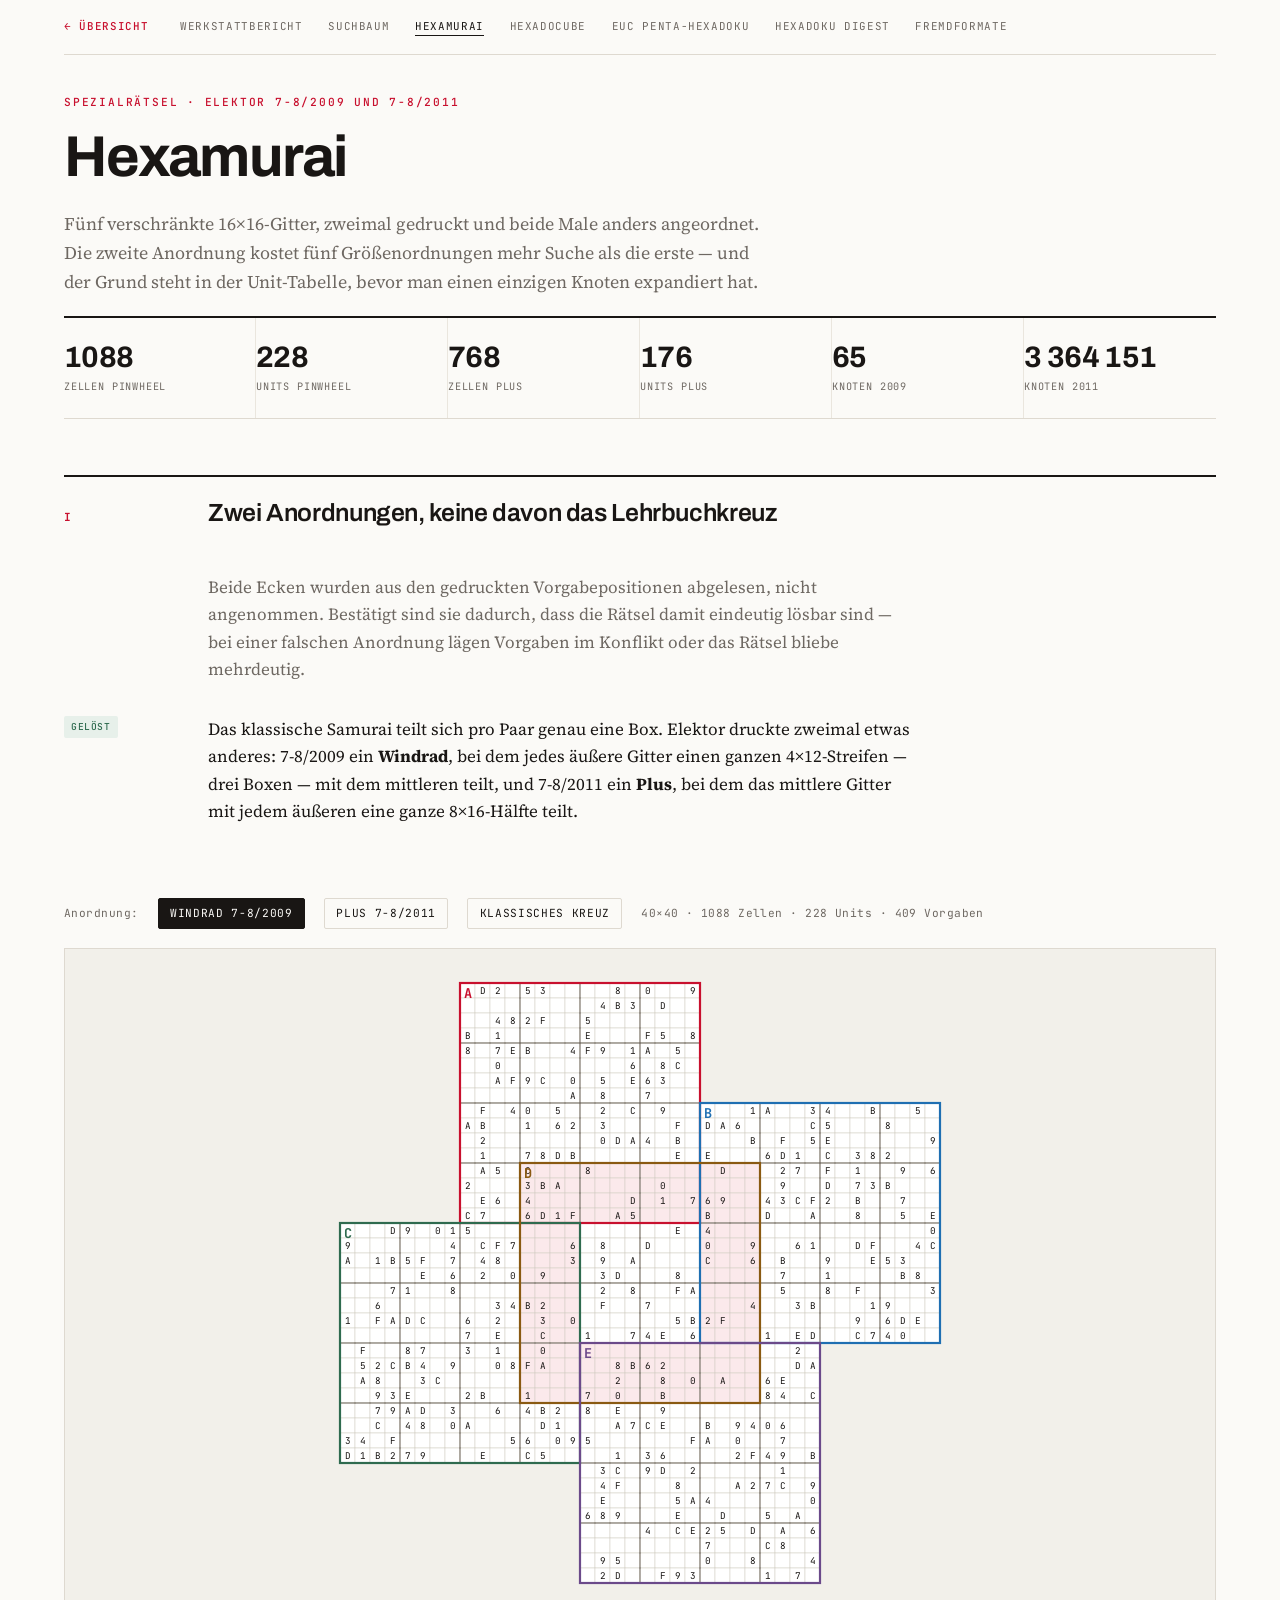
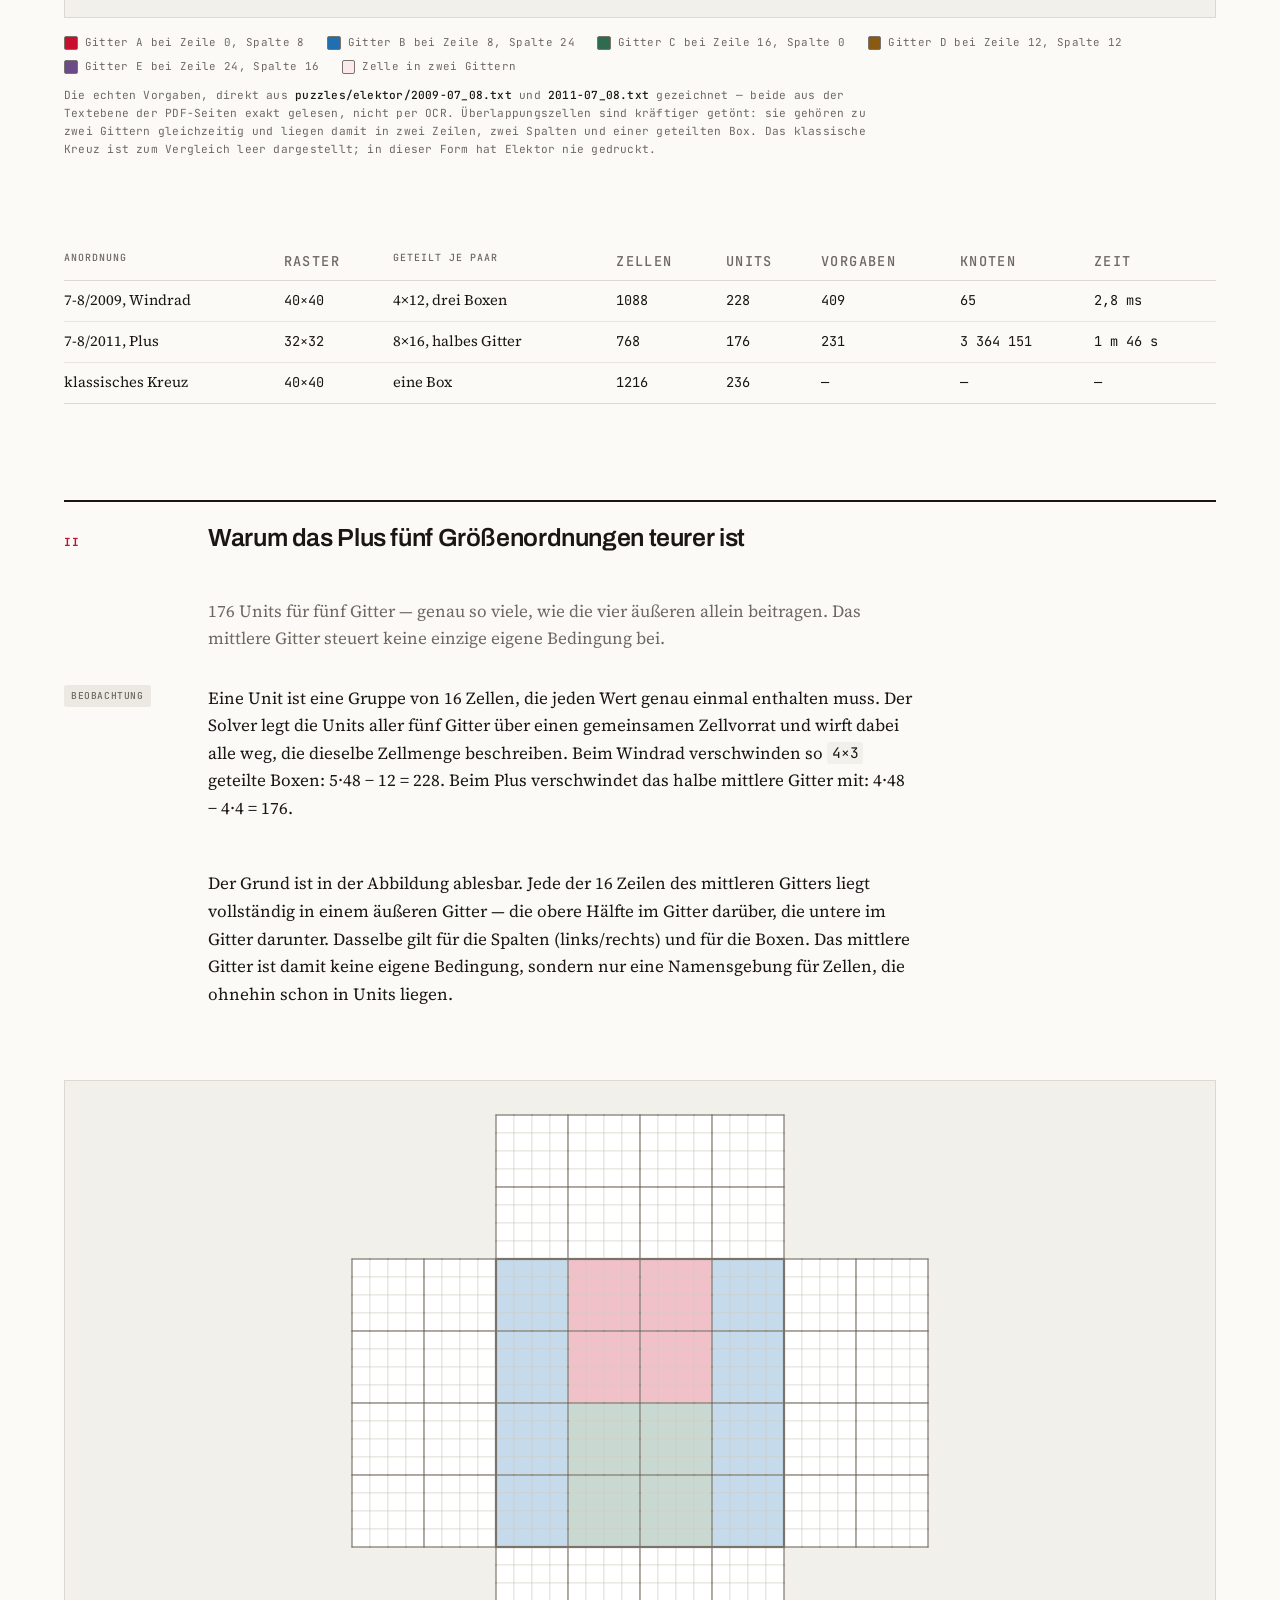
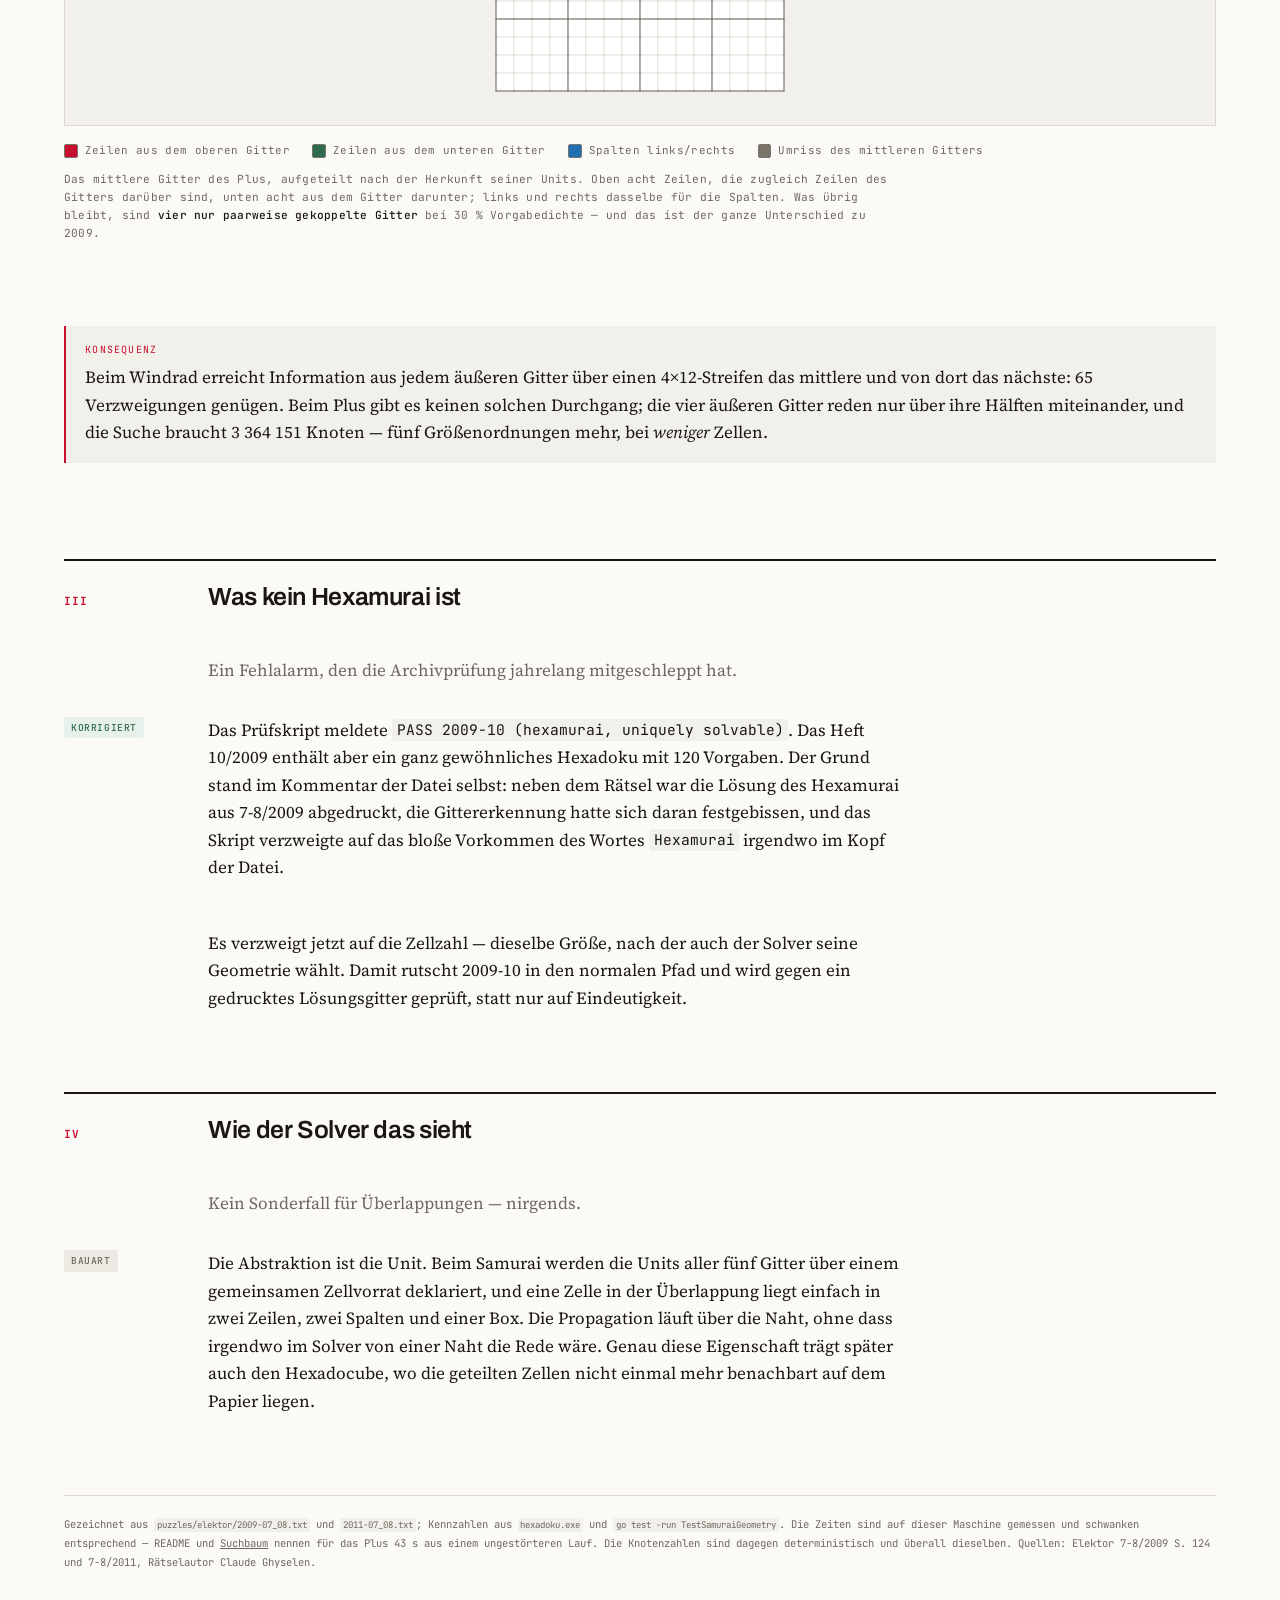
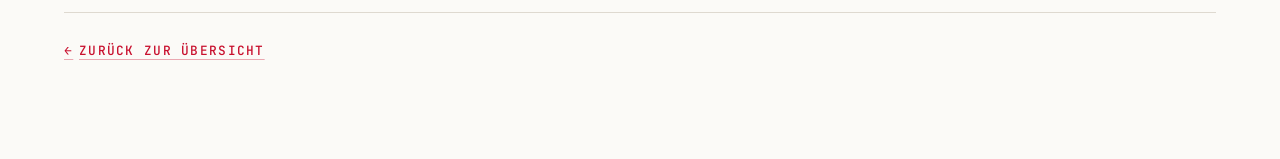
<file: docs/hexamurai.html>
<!doctype html>
<html lang="de">
<head>
<meta charset="utf-8">
<meta name="viewport" content="width=device-width, initial-scale=1">
<title>Hexamurai — zwei Anordnungen</title>
<link rel="preconnect" href="https://fonts.googleapis.com">
<link rel="preconnect" href="https://fonts.gstatic.com" crossorigin>
<link rel="stylesheet" href="https://fonts.googleapis.com/css2?family=Archivo:wght@500;600;700&family=Source+Serif+4:opsz,wght@8..60,400;8..60,600&family=JetBrains+Mono:wght@400;500;700&display=swap">
<link rel="stylesheet" href="spezial.css">
</head>
<body>
<div class="wrap">

<nav class="pagenav">
  <a href="index.html" class="home">&#8592; Übersicht</a>
  <a href="werkstattbericht.html">Werkstattbericht</a>
  <a href="suchbaum.html">Suchbaum</a>
  <a href="hexamurai.html" aria-current="page">Hexamurai</a>
  <a href="hexadocube.html">Hexadocube</a>
  <a href="penta-hexadoku.html">EUC Penta-Hexadoku</a>
  <a href="digest.html">Hexadoku Digest</a>
  <a href="fremdformate.html">Fremdformate</a>
</nav>

<header class="masthead">
  <p class="eyebrow">Spezialrätsel · Elektor 7-8/2009 und 7-8/2011</p>
  <h1>Hexamurai</h1>
  <p class="standfirst">
    Fünf verschränkte 16×16-Gitter, zweimal gedruckt und beide Male anders
    angeordnet. Die zweite Anordnung kostet fünf Größenordnungen mehr Suche
    als die erste — und der Grund steht in der Unit-Tabelle, bevor man
    einen einzigen Knoten expandiert hat.
  </p>
</header>

<section class="figures">
  <div class="fig"><b>1088</b><span>Zellen Pinwheel</span></div>
  <div class="fig"><b>228</b><span>Units Pinwheel</span></div>
  <div class="fig"><b>768</b><span>Zellen Plus</span></div>
  <div class="fig"><b>176</b><span>Units Plus</span></div>
  <div class="fig"><b>65</b><span>Knoten 2009</span></div>
  <div class="fig"><b>3 364 151</b><span>Knoten 2011</span></div>
</section>

<!-- ============ I ============ -->
<section class="chapter">
  <div class="chapter-head">
    <span class="num">I</span>
    <h2>Zwei Anordnungen, keine davon das Lehrbuchkreuz</h2>
    <p>Beide Ecken wurden aus den gedruckten Vorgabepositionen abgelesen, nicht
       angenommen. Bestätigt sind sie dadurch, dass die Rätsel damit eindeutig
       lösbar sind — bei einer falschen Anordnung lägen Vorgaben im Konflikt
       oder das Rätsel bliebe mehrdeutig.</p>
  </div>

  <div class="body">
    <div class="rail"><span class="chip chip-ok">gelöst</span></div>
    <p>
      Das klassische Samurai teilt sich pro Paar genau eine Box. Elektor druckte
      zweimal etwas anderes: 7-8/2009 ein <b>Windrad</b>, bei dem jedes äußere
      Gitter einen ganzen 4×12-Streifen — drei Boxen — mit dem mittleren teilt,
      und 7-8/2011 ein <b>Plus</b>, bei dem das mittlere Gitter mit jedem äußeren
      eine ganze 8×16-Hälfte teilt.
    </p>

    <figure>
      <div class="controls">
        <span>Anordnung:</span>
        <button id="btn2009" aria-pressed="true">Windrad 7-8/2009</button>
        <button id="btn2011" aria-pressed="false">Plus 7-8/2011</button>
        <button id="btnCross" aria-pressed="false">klassisches Kreuz</button>
        <span id="rasterInfo"></span>
      </div>
      <div class="frame" id="muraiFig"></div>
      <div class="legend" id="muraiLegend"></div>
      <figcaption>
        Die echten Vorgaben, direkt aus <b>puzzles/elektor/2009-07_08.txt</b> und
        <b>2011-07_08.txt</b> gezeichnet — beide aus der Textebene der PDF-Seiten
        exakt gelesen, nicht per OCR. Überlappungszellen sind kräftiger getönt:
        sie gehören zu zwei Gittern gleichzeitig und liegen damit in zwei Zeilen,
        zwei Spalten und einer geteilten Box. Das klassische Kreuz ist zum
        Vergleich leer dargestellt; in dieser Form hat Elektor nie gedruckt.
      </figcaption>
    </figure>

    <div class="tablewrap"><table>
      <thead>
        <tr><th>Anordnung</th><th class="num">Raster</th><th>geteilt je Paar</th>
            <th class="num">Zellen</th><th class="num">Units</th>
            <th class="num">Vorgaben</th><th class="num">Knoten</th><th class="num">Zeit</th></tr>
      </thead>
      <tbody>
        <tr><td>7-8/2009, Windrad</td><td class="num">40×40</td><td>4×12, drei Boxen</td>
            <td class="num">1088</td><td class="num">228</td><td class="num">409</td>
            <td class="num">65</td><td class="num">2,8 ms</td></tr>
        <tr><td>7-8/2011, Plus</td><td class="num">32×32</td><td>8×16, halbes Gitter</td>
            <td class="num">768</td><td class="num">176</td><td class="num">231</td>
            <td class="num">3 364 151</td><td class="num">1 m 46 s</td></tr>
        <tr><td>klassisches Kreuz</td><td class="num">40×40</td><td>eine Box</td>
            <td class="num">1216</td><td class="num">236</td><td class="num">—</td>
            <td class="num">—</td><td class="num">—</td></tr>
      </tbody>
    </table></div>
  </div>
</section>

<!-- ============ II ============ -->
<section class="chapter">
  <div class="chapter-head">
    <span class="num">II</span>
    <h2>Warum das Plus fünf Größenordnungen teurer ist</h2>
    <p>176 Units für fünf Gitter — genau so viele, wie die vier äußeren allein
       beitragen. Das mittlere Gitter steuert keine einzige eigene Bedingung bei.</p>
  </div>

  <div class="body">
    <div class="rail"><span class="chip chip-neutral">Beobachtung</span></div>
    <p>
      Eine Unit ist eine Gruppe von 16 Zellen, die jeden Wert genau einmal
      enthalten muss. Der Solver legt die Units aller fünf Gitter über einen
      gemeinsamen Zellvorrat und wirft dabei alle weg, die dieselbe Zellmenge
      beschreiben. Beim Windrad verschwinden so <code>4×3</code> geteilte Boxen:
      5·48 − 12 = 228. Beim Plus verschwindet das halbe mittlere Gitter mit:
      4·48 − 4·4 = 176.
    </p>
    <p>
      Der Grund ist in der Abbildung ablesbar. Jede der 16 Zeilen des mittleren
      Gitters liegt vollständig in einem äußeren Gitter — die obere Hälfte im
      Gitter darüber, die untere im Gitter darunter. Dasselbe gilt für die
      Spalten (links/rechts) und für die Boxen. Das mittlere Gitter ist damit
      keine eigene Bedingung, sondern nur eine Namensgebung für Zellen, die
      ohnehin schon in Units liegen.
    </p>

    <figure>
      <div class="frame" id="plusFig"></div>
      <div class="legend">
        <span><i class="swatch" style="background:var(--g1)"></i>Zeilen aus dem oberen Gitter</span>
        <span><i class="swatch" style="background:var(--g3)"></i>Zeilen aus dem unteren Gitter</span>
        <span><i class="swatch" style="background:var(--g2)"></i>Spalten links/rechts</span>
        <span><i class="swatch" style="background:var(--grid-heavy)"></i>Umriss des mittleren Gitters</span>
      </div>
      <figcaption>
        Das mittlere Gitter des Plus, aufgeteilt nach der Herkunft seiner Units.
        Oben acht Zeilen, die zugleich Zeilen des Gitters darüber sind, unten acht
        aus dem Gitter darunter; links und rechts dasselbe für die Spalten.
        Was übrig bleibt, sind <b>vier nur paarweise gekoppelte Gitter</b> bei
        30 % Vorgabedichte — und das ist der ganze Unterschied zu 2009.
      </figcaption>
    </figure>

    <div class="note">
      <span class="lbl">Konsequenz</span>
      <p>
        Beim Windrad erreicht Information aus jedem äußeren Gitter über einen
        4×12-Streifen das mittlere und von dort das nächste: 65 Verzweigungen
        genügen. Beim Plus gibt es keinen solchen Durchgang; die vier äußeren
        Gitter reden nur über ihre Hälften miteinander, und die Suche braucht
        3 364 151 Knoten — fünf Größenordnungen mehr, bei <em>weniger</em> Zellen.
      </p>
    </div>
  </div>
</section>

<!-- ============ III ============ -->
<section class="chapter">
  <div class="chapter-head">
    <span class="num">III</span>
    <h2>Was kein Hexamurai ist</h2>
    <p>Ein Fehlalarm, den die Archivprüfung jahrelang mitgeschleppt hat.</p>
  </div>

  <div class="body">
    <div class="rail"><span class="chip chip-ok">korrigiert</span></div>
    <p>
      Das Prüfskript meldete <code>PASS 2009-10 (hexamurai, uniquely solvable)</code>.
      Das Heft 10/2009 enthält aber ein ganz gewöhnliches Hexadoku mit 120
      Vorgaben. Der Grund stand im Kommentar der Datei selbst: neben dem Rätsel
      war die Lösung des Hexamurai aus 7-8/2009 abgedruckt, die Gittererkennung
      hatte sich daran festgebissen, und das Skript verzweigte auf das bloße
      Vorkommen des Wortes <code>Hexamurai</code> irgendwo im Kopf der Datei.
    </p>
    <p>
      Es verzweigt jetzt auf die Zellzahl — dieselbe Größe, nach der auch der
      Solver seine Geometrie wählt. Damit rutscht 2009-10 in den normalen Pfad
      und wird gegen ein gedrucktes Lösungsgitter geprüft, statt nur auf
      Eindeutigkeit.
    </p>
  </div>
</section>

<!-- ============ IV ============ -->
<section class="chapter">
  <div class="chapter-head">
    <span class="num">IV</span>
    <h2>Wie der Solver das sieht</h2>
    <p>Kein Sonderfall für Überlappungen — nirgends.</p>
  </div>

  <div class="body">
    <div class="rail"><span class="chip chip-neutral">Bauart</span></div>
    <p>
      Die Abstraktion ist die Unit. Beim Samurai werden die Units aller fünf
      Gitter über einem gemeinsamen Zellvorrat deklariert, und eine Zelle in
      der Überlappung liegt einfach in zwei Zeilen, zwei Spalten und einer
      Box. Die Propagation läuft über die Naht, ohne dass irgendwo im Solver
      von einer Naht die Rede wäre. Genau diese Eigenschaft trägt später auch
      den Hexadocube, wo die geteilten Zellen nicht einmal mehr benachbart auf
      dem Papier liegen.
    </p>
  </div>
</section>

<footer class="colophon">
  Gezeichnet aus <code>puzzles/elektor/2009-07_08.txt</code> und
  <code>2011-07_08.txt</code>; Kennzahlen aus <code>hexadoku.exe</code> und
  <code>go test -run TestSamuraiGeometry</code>. Die Zeiten sind auf dieser
  Maschine gemessen und schwanken entsprechend — README und
  <a href="suchbaum.html">Suchbaum</a> nennen für das Plus 43 s aus einem
  ungestörteren Lauf. Die Knotenzahlen sind dagegen deterministisch und
  überall dieselben.
  Quellen: Elektor 7-8/2009 S. 124 und 7-8/2011, Rätselautor Claude Ghyselen.
</footer>

<div class="backhome">
  <a class="backlink" href="index.html"><span class="arrow">&#8592;</span> Zurück zur Übersicht</a>
</div>

</div>

<script src="spezial.js"></script>
<script src="data.js"></script>
<script>
(function () {
  const PIN = [[0,8],[8,24],[16,0],[12,12],[24,16]];
  const PLUS = [[0,8],[8,0],[8,8],[8,16],[16,8]];
  const CROSS = [[0,0],[0,24],[12,12],[24,0],[24,24]];
  const COLORS = ["var(--g1)","var(--g2)","var(--g3)","var(--g4)","var(--g5)"];

  // how many grids cover a raster position
  function coverage(origins, n, w, h) {
    const cov = Array.from({length: h}, () => new Array(w).fill(0));
    for (const [r0, c0] of origins)
      for (let r = 0; r < n; r++)
        for (let c = 0; c < n; c++) cov[r0 + r][c0 + c]++;
    return cov;
  }

  function blank(w, h, origins, n) {
    const cov = coverage(origins, n, w, h);
    return cov.map((row) => row.map((v) => (v ? "." : " ")).join(""));
  }

  const VIEWS = {
    "2009": {
      rows: MURAI2009, origins: PIN, w: 40, h: 40,
      info: "40×40 · 1088 Zellen · 228 Units · 409 Vorgaben",
    },
    "2011": {
      rows: MURAI2011, origins: PLUS, w: 32, h: 32,
      info: "32×32 · 768 Zellen · 176 Units · 231 Vorgaben",
    },
    cross: {
      rows: blank(40, 40, CROSS, 16), origins: CROSS, w: 40, h: 40,
      info: "40×40 · 1216 Zellen · 236 Units · nie gedruckt",
    },
  };

  function show(key) {
    const v = VIEWS[key];
    const cov = coverage(v.origins, 16, v.w, v.h);
    const svg = drawRaster({
      rows: v.rows,
      cell: v.w > 32 ? 15 : 18,
      box: 4,
      title: "Anordnung " + key,
      tint: (r, c) => (cov[r][c] > 1 ? "var(--accent-bg)" : "var(--cell-bg)"),
      grids: v.origins.map(([r, c], i) => ({
        r: r, c: c, n: 16, color: COLORS[i], label: String.fromCharCode(65 + i),
      })),
    });
    mount("muraiFig", svg);
    document.getElementById("rasterInfo").textContent = v.info;
    const leg = document.getElementById("muraiLegend");
    leg.innerHTML =
      v.origins
        .map(
          ([r, c], i) =>
            `<span><i class="swatch" style="background:${COLORS[i]}"></i>Gitter ${String.fromCharCode(
              65 + i
            )} bei Zeile ${r}, Spalte ${c}</span>`
        )
        .join("") +
      '<span><i class="swatch" style="background:var(--accent-bg)"></i>Zelle in zwei Gittern</span>';
    for (const [id, k] of [["btn2009", "2009"], ["btn2011", "2011"], ["btnCross", "cross"]])
      document.getElementById(id).setAttribute("aria-pressed", String(k === key));
  }

  document.getElementById("btn2009").onclick = () => show("2009");
  document.getElementById("btn2011").onclick = () => show("2011");
  document.getElementById("btnCross").onclick = () => show("cross");
  show("2009");

  // --- the plus, coloured by where the middle grid's units come from ---
  const cov = coverage(PLUS, 16, 32, 32);
  const rows = blank(32, 32, PLUS, 16);
  const svg = drawRaster({
    rows: rows,
    cell: 18,
    box: 4,
    glyphs: false,
    title: "Units des mittleren Gitters",
    tint: (r, c) => {
      const inMid = r >= 8 && r < 24 && c >= 8 && c < 24;
      if (!inMid) return cov[r][c] ? "var(--cell-bg)" : null;
      // upper half of the middle grid is shared with the grid above,
      // lower half with the grid below; left/right likewise for columns
      const vert = r < 16 ? "var(--g1)" : "var(--g3)";
      const horiz = "var(--g2)";
      const nearEdge = c < 12 || c >= 20;
      return `color-mix(in srgb, ${nearEdge ? horiz : vert} 26%, var(--cell-bg))`;
    },
    grids: [{ r: 8, c: 8, n: 16, color: "var(--grid-heavy)" }],
  });
  mount("plusFig", svg);
})();
</script>

</body>
</html>
</file>
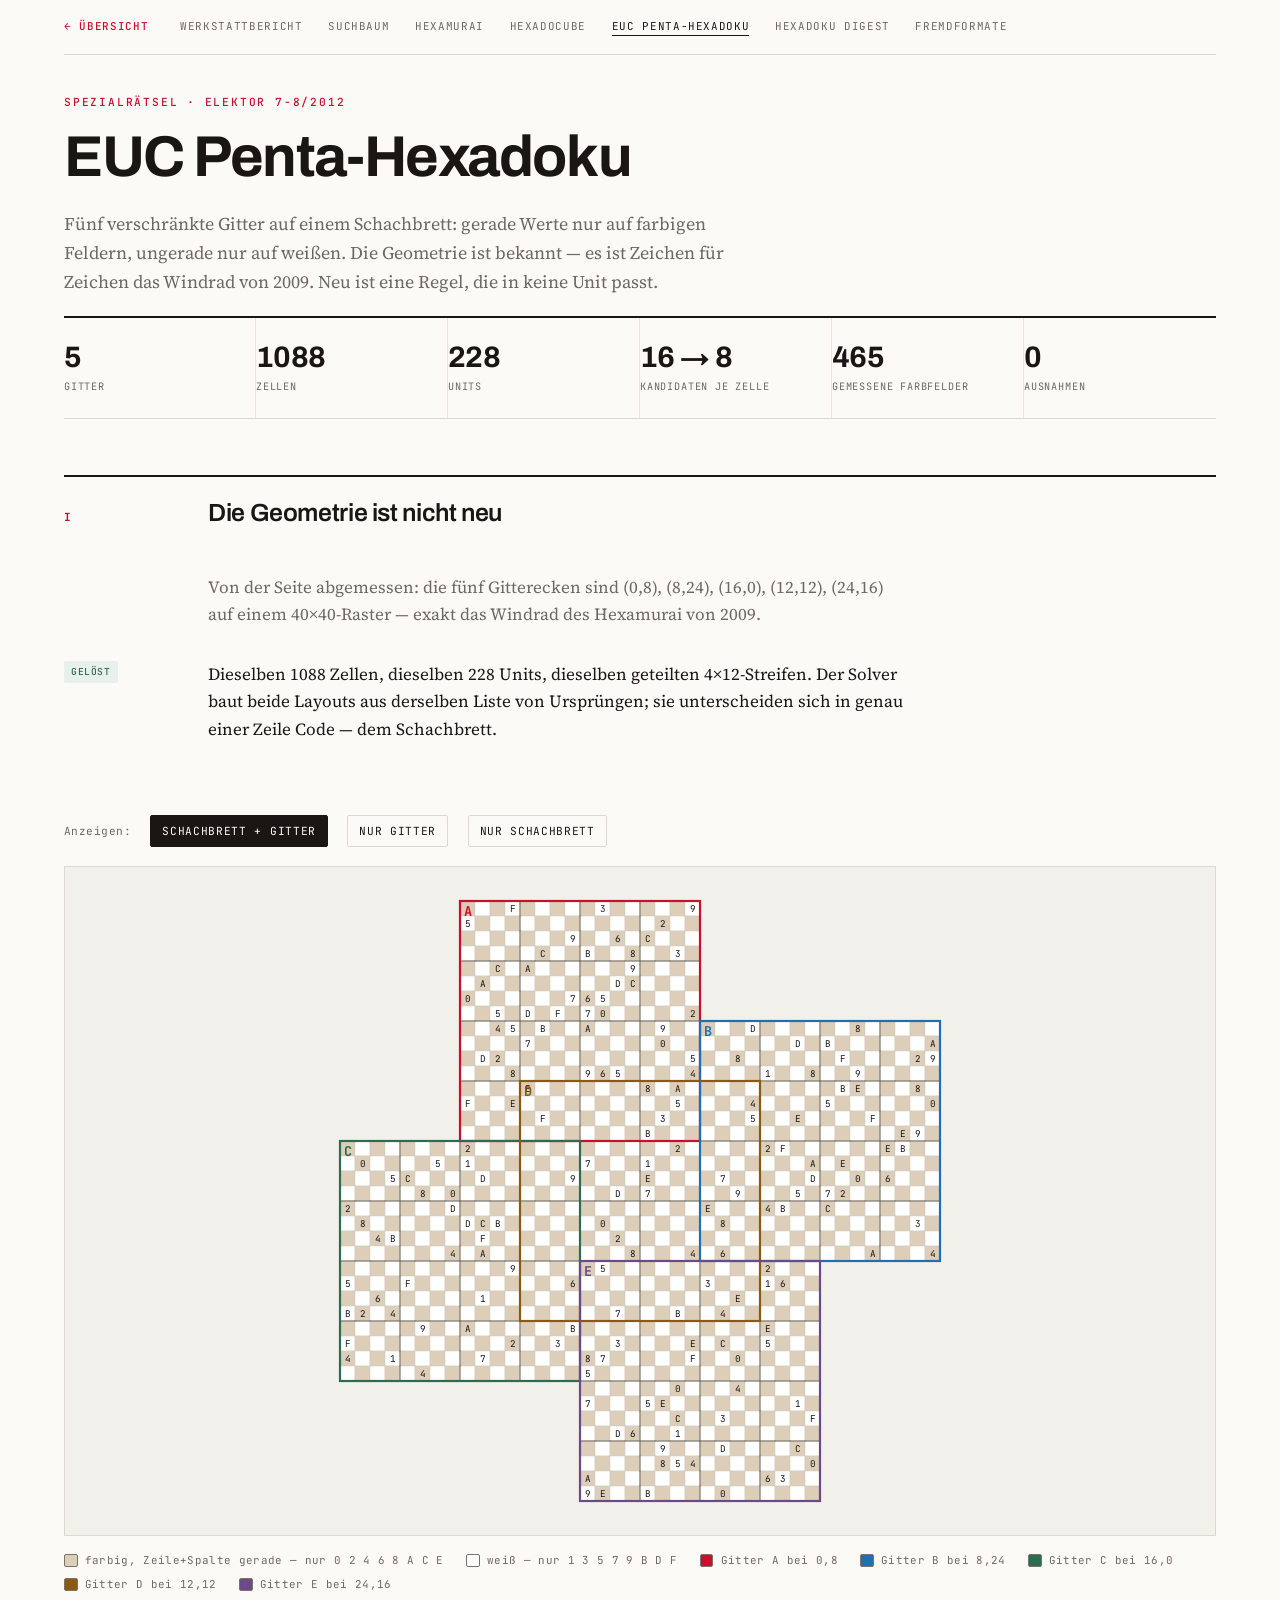
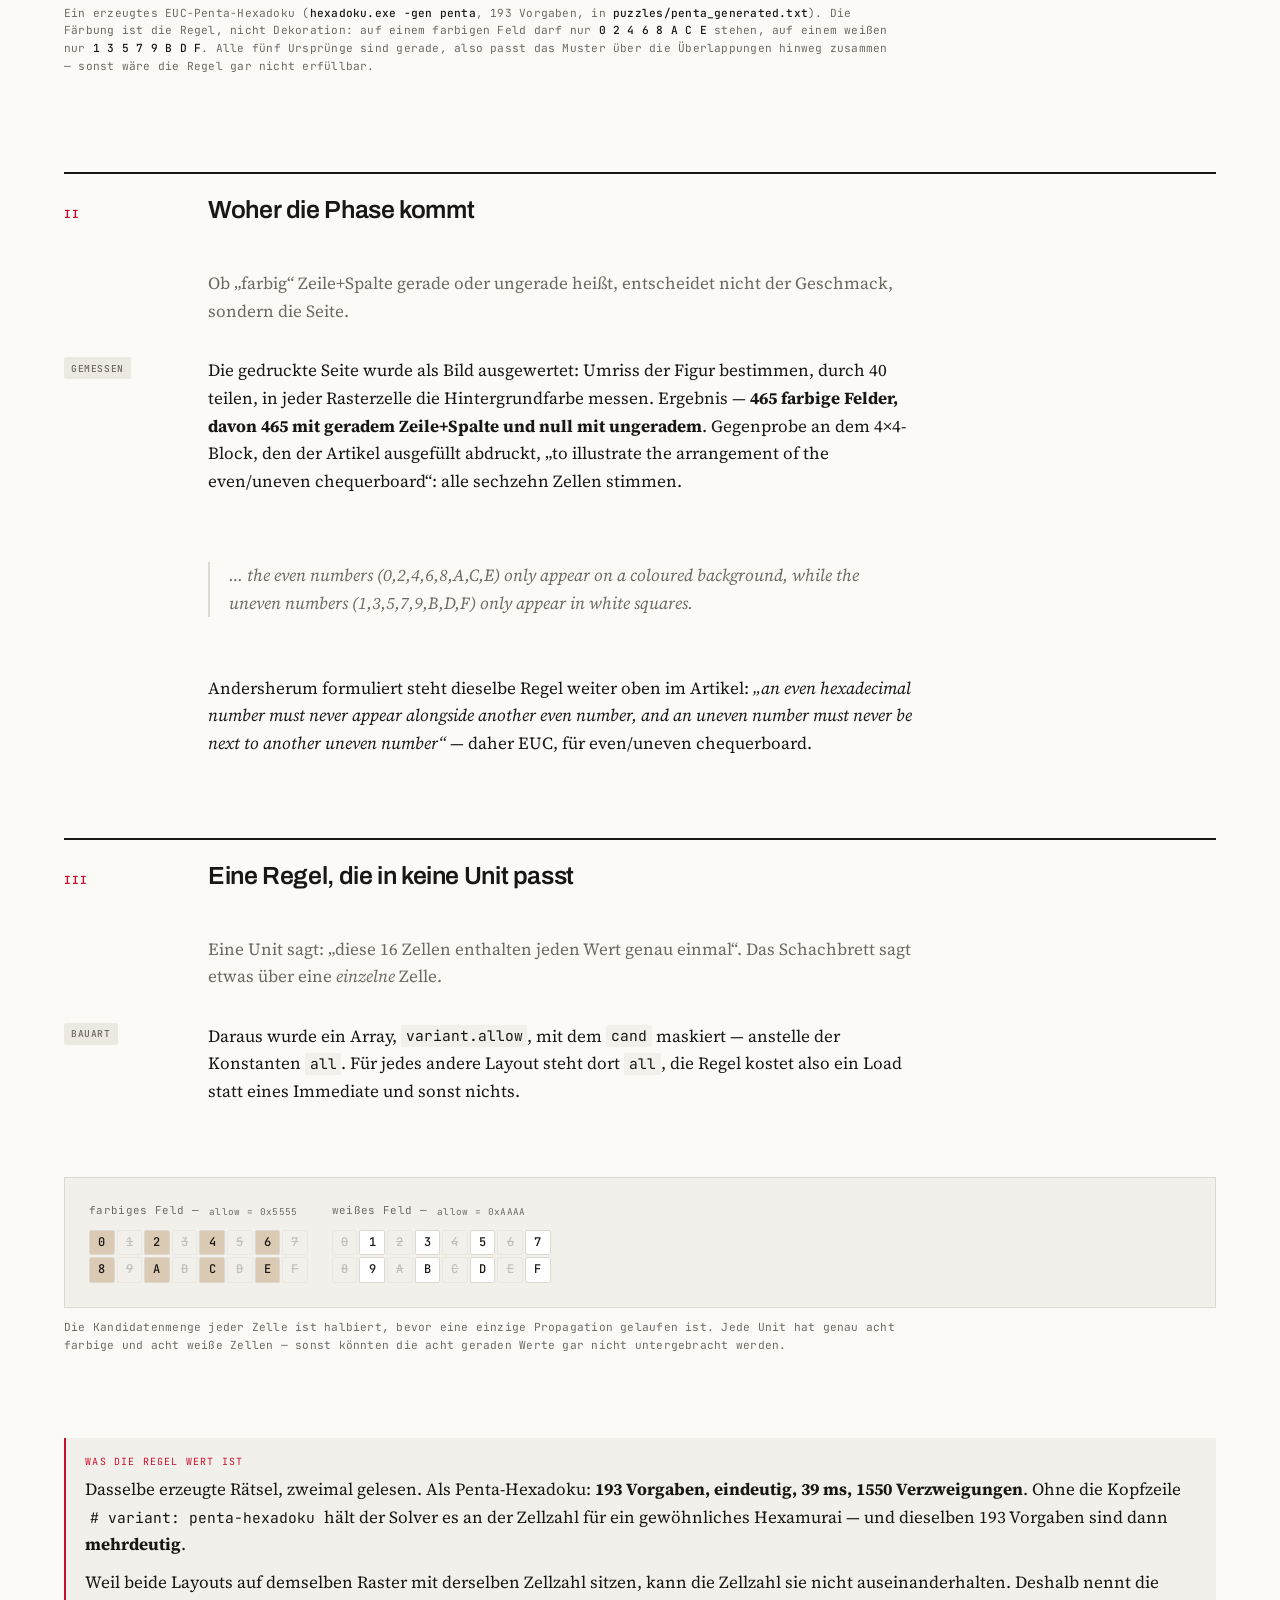
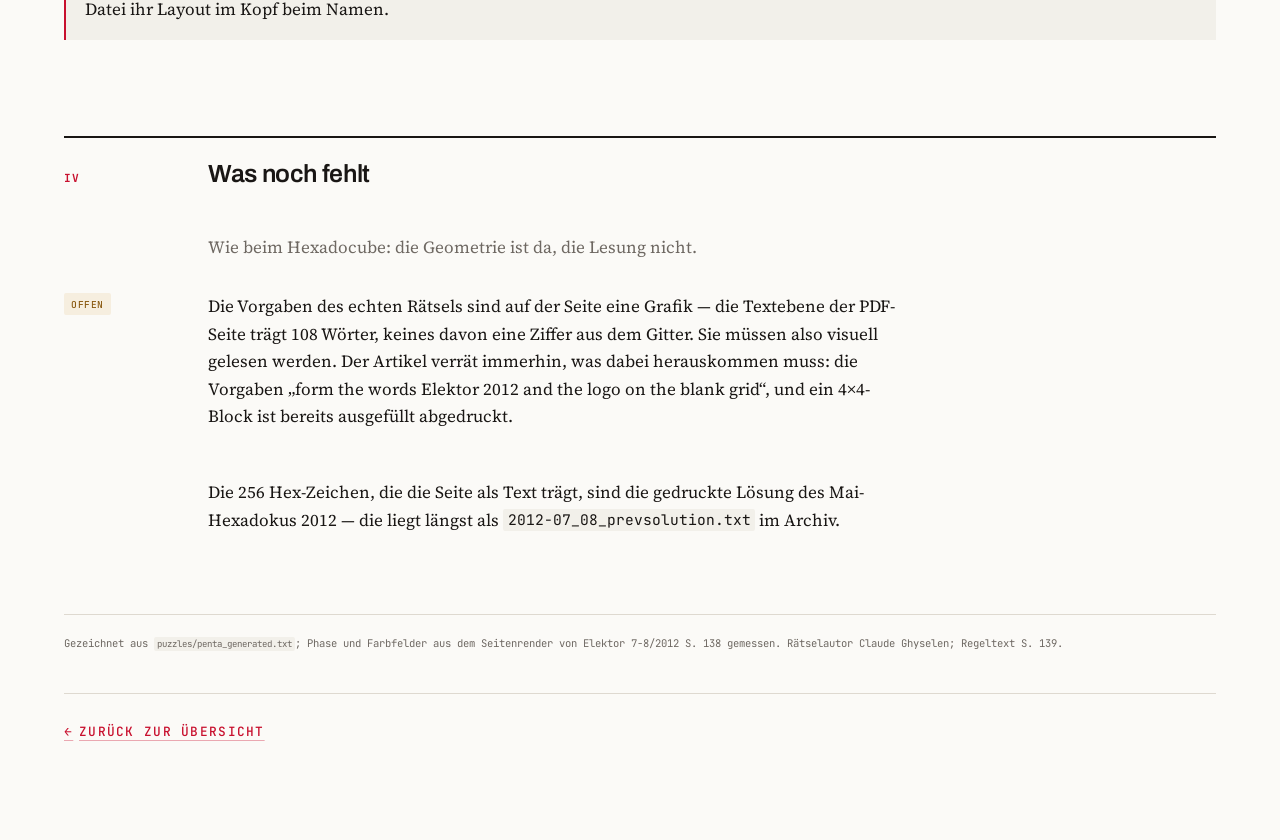
<file: docs/penta-hexadoku.html>
<!doctype html>
<html lang="de">
<head>
<meta charset="utf-8">
<meta name="viewport" content="width=device-width, initial-scale=1">
<title>EUC Penta-Hexadoku — das Schachbrett</title>
<link rel="preconnect" href="https://fonts.googleapis.com">
<link rel="preconnect" href="https://fonts.gstatic.com" crossorigin>
<link rel="stylesheet" href="https://fonts.googleapis.com/css2?family=Archivo:wght@500;600;700&family=Source+Serif+4:opsz,wght@8..60,400;8..60,600&family=JetBrains+Mono:wght@400;500;700&display=swap">
<link rel="stylesheet" href="spezial.css">
<style>
.candbox { display: flex; flex-wrap: wrap; gap: 1.5rem; align-items: flex-start; }
.cand {
  display: grid;
  grid-template-columns: repeat(8, 1.6rem);
  gap: 2px;
  font-family: var(--f-mono);
  font-size: 0.75rem;
}
.cand b {
  display: grid;
  place-items: center;
  height: 1.6rem;
  font-weight: 500;
  border: 1px solid var(--rule);
  border-radius: 2px;
}
.cand b.on  { background: color-mix(in srgb, var(--g4) 32%, var(--cell-bg)); color: var(--ink); }
.cand b.off { color: var(--ink-soft); opacity: 0.35; text-decoration: line-through; }
.cand b.white { background: var(--cell-bg); }
</style>
</head>
<body>
<div class="wrap">

<nav class="pagenav">
  <a href="index.html" class="home">&#8592; Übersicht</a>
  <a href="werkstattbericht.html">Werkstattbericht</a>
  <a href="suchbaum.html">Suchbaum</a>
  <a href="hexamurai.html">Hexamurai</a>
  <a href="hexadocube.html">Hexadocube</a>
  <a href="penta-hexadoku.html" aria-current="page">EUC Penta-Hexadoku</a>
  <a href="digest.html">Hexadoku Digest</a>
  <a href="fremdformate.html">Fremdformate</a>
</nav>

<header class="masthead">
  <p class="eyebrow">Spezialrätsel · Elektor 7-8/2012</p>
  <h1>EUC Penta-Hexadoku</h1>
  <p class="standfirst">
    Fünf verschränkte Gitter auf einem Schachbrett: gerade Werte nur auf
    farbigen Feldern, ungerade nur auf weißen. Die Geometrie ist bekannt —
    es ist Zeichen für Zeichen das Windrad von 2009. Neu ist eine Regel,
    die in keine Unit passt.
  </p>
</header>

<section class="figures">
  <div class="fig"><b>5</b><span>Gitter</span></div>
  <div class="fig"><b>1088</b><span>Zellen</span></div>
  <div class="fig"><b>228</b><span>Units</span></div>
  <div class="fig"><b>16 → 8</b><span>Kandidaten je Zelle</span></div>
  <div class="fig"><b>465</b><span>gemessene Farbfelder</span></div>
  <div class="fig"><b>0</b><span>Ausnahmen</span></div>
</section>

<!-- ============ I ============ -->
<section class="chapter">
  <div class="chapter-head">
    <span class="num">I</span>
    <h2>Die Geometrie ist nicht neu</h2>
    <p>Von der Seite abgemessen: die fünf Gitterecken sind (0,8), (8,24),
       (16,0), (12,12), (24,16) auf einem 40×40-Raster — exakt das Windrad
       des Hexamurai von 2009.</p>
  </div>

  <div class="body">
    <div class="rail"><span class="chip chip-ok">gelöst</span></div>
    <p>
      Dieselben 1088 Zellen, dieselben 228 Units, dieselben geteilten
      4×12-Streifen. Der Solver baut beide Layouts aus derselben Liste von
      Ursprüngen; sie unterscheiden sich in genau einer Zeile Code — dem
      Schachbrett.
    </p>

    <figure>
      <div class="controls">
        <span>Anzeigen:</span>
        <button id="btnBoth" aria-pressed="true">Schachbrett + Gitter</button>
        <button id="btnGrids" aria-pressed="false">nur Gitter</button>
        <button id="btnChk" aria-pressed="false">nur Schachbrett</button>
      </div>
      <div class="frame" id="pentaFig"></div>
      <div class="legend" id="pentaLegend"></div>
      <figcaption>
        Ein erzeugtes EUC-Penta-Hexadoku (<b>hexadoku.exe -gen penta</b>,
        193 Vorgaben, in <b>puzzles/penta_generated.txt</b>). Die Färbung
        ist die Regel, nicht Dekoration: auf einem farbigen Feld darf nur
        <b>0 2 4 6 8 A C E</b> stehen, auf einem weißen nur
        <b>1 3 5 7 9 B D F</b>. Alle fünf Ursprünge sind gerade, also passt
        das Muster über die Überlappungen hinweg zusammen — sonst wäre die
        Regel gar nicht erfüllbar.
      </figcaption>
    </figure>
  </div>
</section>

<!-- ============ II ============ -->
<section class="chapter">
  <div class="chapter-head">
    <span class="num">II</span>
    <h2>Woher die Phase kommt</h2>
    <p>Ob „farbig“ Zeile+Spalte gerade oder ungerade heißt, entscheidet
       nicht der Geschmack, sondern die Seite.</p>
  </div>

  <div class="body">
    <div class="rail"><span class="chip chip-neutral">gemessen</span></div>
    <p>
      Die gedruckte Seite wurde als Bild ausgewertet: Umriss der Figur
      bestimmen, durch 40 teilen, in jeder Rasterzelle die Hintergrundfarbe
      messen. Ergebnis — <b>465 farbige Felder, davon 465 mit geradem
      Zeile+Spalte und null mit ungeradem</b>. Gegenprobe an dem 4×4-Block,
      den der Artikel ausgefüllt abdruckt, „to illustrate the arrangement of
      the even/uneven chequerboard“: alle sechzehn Zellen stimmen.
    </p>
    <blockquote>
      … the even numbers (0,2,4,6,8,A,C,E) only appear on a coloured
      background, while the uneven numbers (1,3,5,7,9,B,D,F) only appear in
      white squares.
    </blockquote>
    <p>
      Andersherum formuliert steht dieselbe Regel weiter oben im Artikel:
      <em>„an even hexadecimal number must never appear alongside another
      even number, and an uneven number must never be next to another uneven
      number“</em> — daher EUC, für even/uneven chequerboard.
    </p>
  </div>
</section>

<!-- ============ III ============ -->
<section class="chapter">
  <div class="chapter-head">
    <span class="num">III</span>
    <h2>Eine Regel, die in keine Unit passt</h2>
    <p>Eine Unit sagt: „diese 16 Zellen enthalten jeden Wert genau einmal“.
       Das Schachbrett sagt etwas über eine <em>einzelne</em> Zelle.</p>
  </div>

  <div class="body">
    <div class="rail"><span class="chip chip-neutral">Bauart</span></div>
    <p>
      Daraus wurde ein Array, <code>variant.allow</code>, mit dem
      <code>cand</code> maskiert — anstelle der Konstanten <code>all</code>.
      Für jedes andere Layout steht dort <code>all</code>, die Regel kostet
      also ein Load statt eines Immediate und sonst nichts.
    </p>

    <figure>
      <div class="frame">
        <div class="candbox">
          <div>
            <div class="legend" style="margin:0 0 .6rem"><span>farbiges Feld — <code>allow = 0x5555</code></span></div>
            <div class="cand" id="candEven"></div>
          </div>
          <div>
            <div class="legend" style="margin:0 0 .6rem"><span>weißes Feld — <code>allow = 0xAAAA</code></span></div>
            <div class="cand" id="candOdd"></div>
          </div>
        </div>
      </div>
      <figcaption>
        Die Kandidatenmenge jeder Zelle ist halbiert, bevor eine einzige
        Propagation gelaufen ist. Jede Unit hat genau acht farbige und acht
        weiße Zellen — sonst könnten die acht geraden Werte gar nicht
        untergebracht werden.
      </figcaption>
    </figure>

    <div class="note">
      <span class="lbl">Was die Regel wert ist</span>
      <p>
        Dasselbe erzeugte Rätsel, zweimal gelesen. Als Penta-Hexadoku:
        <b>193 Vorgaben, eindeutig, 39 ms, 1550 Verzweigungen</b>. Ohne die
        Kopfzeile <code>#&nbsp;variant:&nbsp;penta-hexadoku</code> hält der
        Solver es an der Zellzahl für ein gewöhnliches Hexamurai — und
        dieselben 193 Vorgaben sind dann <b>mehrdeutig</b>.
      </p>
      <p>
        Weil beide Layouts auf demselben Raster mit derselben Zellzahl
        sitzen, kann die Zellzahl sie nicht auseinanderhalten. Deshalb nennt
        die Datei ihr Layout im Kopf beim Namen.
      </p>
    </div>
  </div>
</section>

<!-- ============ IV ============ -->
<section class="chapter">
  <div class="chapter-head">
    <span class="num">IV</span>
    <h2>Was noch fehlt</h2>
    <p>Wie beim Hexadocube: die Geometrie ist da, die Lesung nicht.</p>
  </div>

  <div class="body">
    <div class="rail"><span class="chip chip-open">offen</span></div>
    <p>
      Die Vorgaben des echten Rätsels sind auf der Seite eine Grafik — die
      Textebene der PDF-Seite trägt 108 Wörter, keines davon eine Ziffer aus
      dem Gitter. Sie müssen also visuell gelesen werden. Der Artikel verrät
      immerhin, was dabei herauskommen muss: die Vorgaben „form the words
      Elektor 2012 and the logo on the blank grid“, und ein 4×4-Block ist
      bereits ausgefüllt abgedruckt.
    </p>
    <p>
      Die 256 Hex-Zeichen, die die Seite als Text trägt, sind die gedruckte
      Lösung des Mai-Hexadokus 2012 — die liegt längst als
      <code>2012-07_08_prevsolution.txt</code> im Archiv.
    </p>
  </div>
</section>

<footer class="colophon">
  Gezeichnet aus <code>puzzles/penta_generated.txt</code>; Phase und
  Farbfelder aus dem Seitenrender von Elektor 7-8/2012 S. 138 gemessen.
  Rätselautor Claude Ghyselen; Regeltext S. 139.
</footer>

<div class="backhome">
  <a class="backlink" href="index.html"><span class="arrow">&#8592;</span> Zurück zur Übersicht</a>
</div>

</div>

<script src="spezial.js"></script>
<script src="data.js"></script>
<script>
(function () {
  const PIN = [[0,8],[8,24],[16,0],[12,12],[24,16]];
  const COLORS = ["var(--g1)","var(--g2)","var(--g3)","var(--g4)","var(--g5)"];
  const EVEN = "02468ACE", ODD = "13579BDF";

  function show(mode) {
    const chk = mode !== "grids";
    const svg = drawRaster({
      rows: PENTA,
      cell: 15,
      box: 4,
      title: "EUC Penta-Hexadoku",
      tint: (r, c) =>
        chk && (r + c) % 2 === 0
          ? "color-mix(in srgb, var(--g4) 30%, var(--cell-bg))"
          : "var(--cell-bg)",
      grids:
        mode === "chk"
          ? []
          : PIN.map(([r, c], i) => ({
              r: r, c: c, n: 16, color: COLORS[i],
              label: String.fromCharCode(65 + i),
            })),
    });
    mount("pentaFig", svg);
    for (const [id, k] of [["btnBoth","both"],["btnGrids","grids"],["btnChk","chk"]])
      document.getElementById(id).setAttribute("aria-pressed", String(k === mode));
  }
  document.getElementById("btnBoth").onclick = () => show("both");
  document.getElementById("btnGrids").onclick = () => show("grids");
  document.getElementById("btnChk").onclick = () => show("chk");

  document.getElementById("pentaLegend").innerHTML =
    '<span><i class="swatch" style="background:color-mix(in srgb, var(--g4) 30%, var(--cell-bg))"></i>farbig, Zeile+Spalte gerade — nur 0 2 4 6 8 A C E</span>' +
    '<span><i class="swatch" style="background:var(--cell-bg)"></i>weiß — nur 1 3 5 7 9 B D F</span>' +
    PIN.map(
      ([r, c], i) =>
        `<span><i class="swatch" style="background:${COLORS[i]}"></i>Gitter ${String.fromCharCode(65 + i)} bei ${r},${c}</span>`
    ).join("");

  show("both");

  // candidate masks
  const all = "0123456789ABCDEF";
  const fill = (id, allowed, cls) => {
    document.getElementById(id).innerHTML = [...all]
      .map((ch) =>
        allowed.includes(ch)
          ? `<b class="${cls}">${ch}</b>`
          : `<b class="off">${ch}</b>`
      )
      .join("");
  };
  fill("candEven", EVEN, "on");
  fill("candOdd", ODD, "white");
})();
</script>

</body>
</html>
</file>
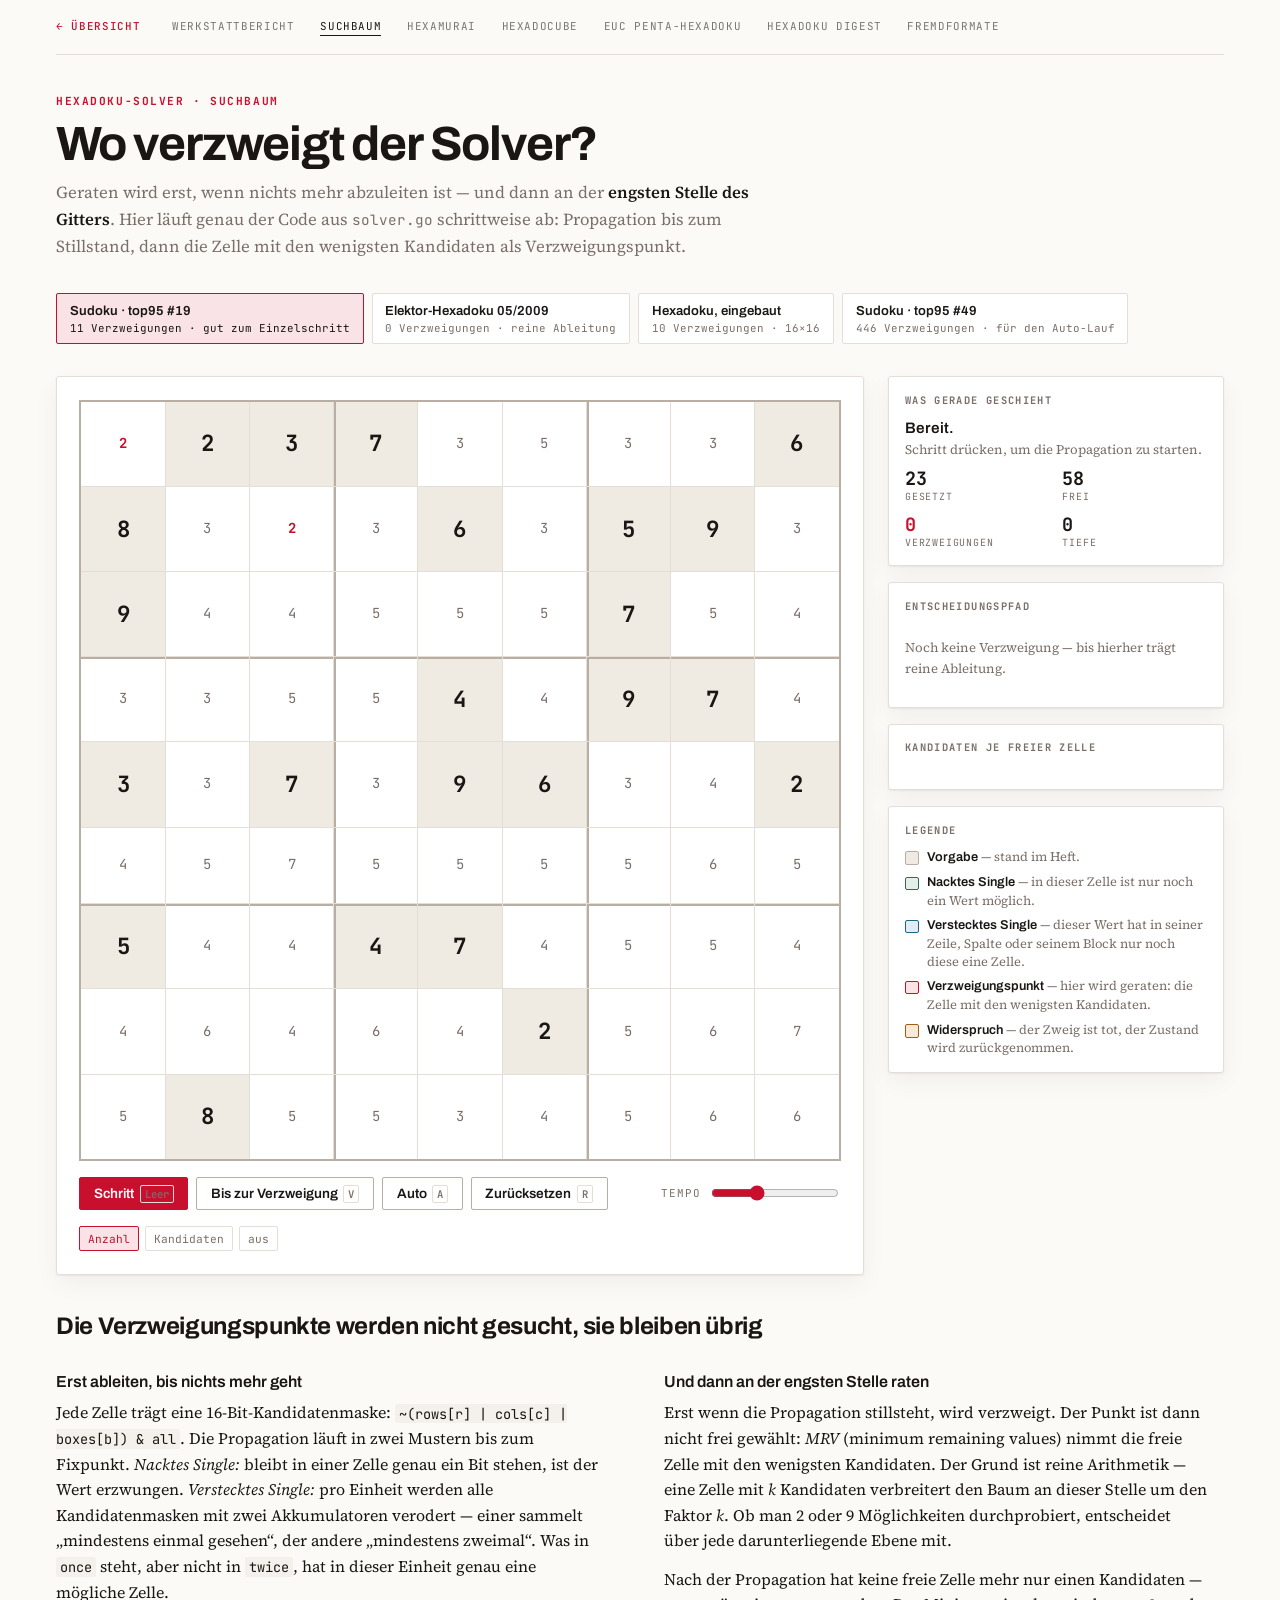
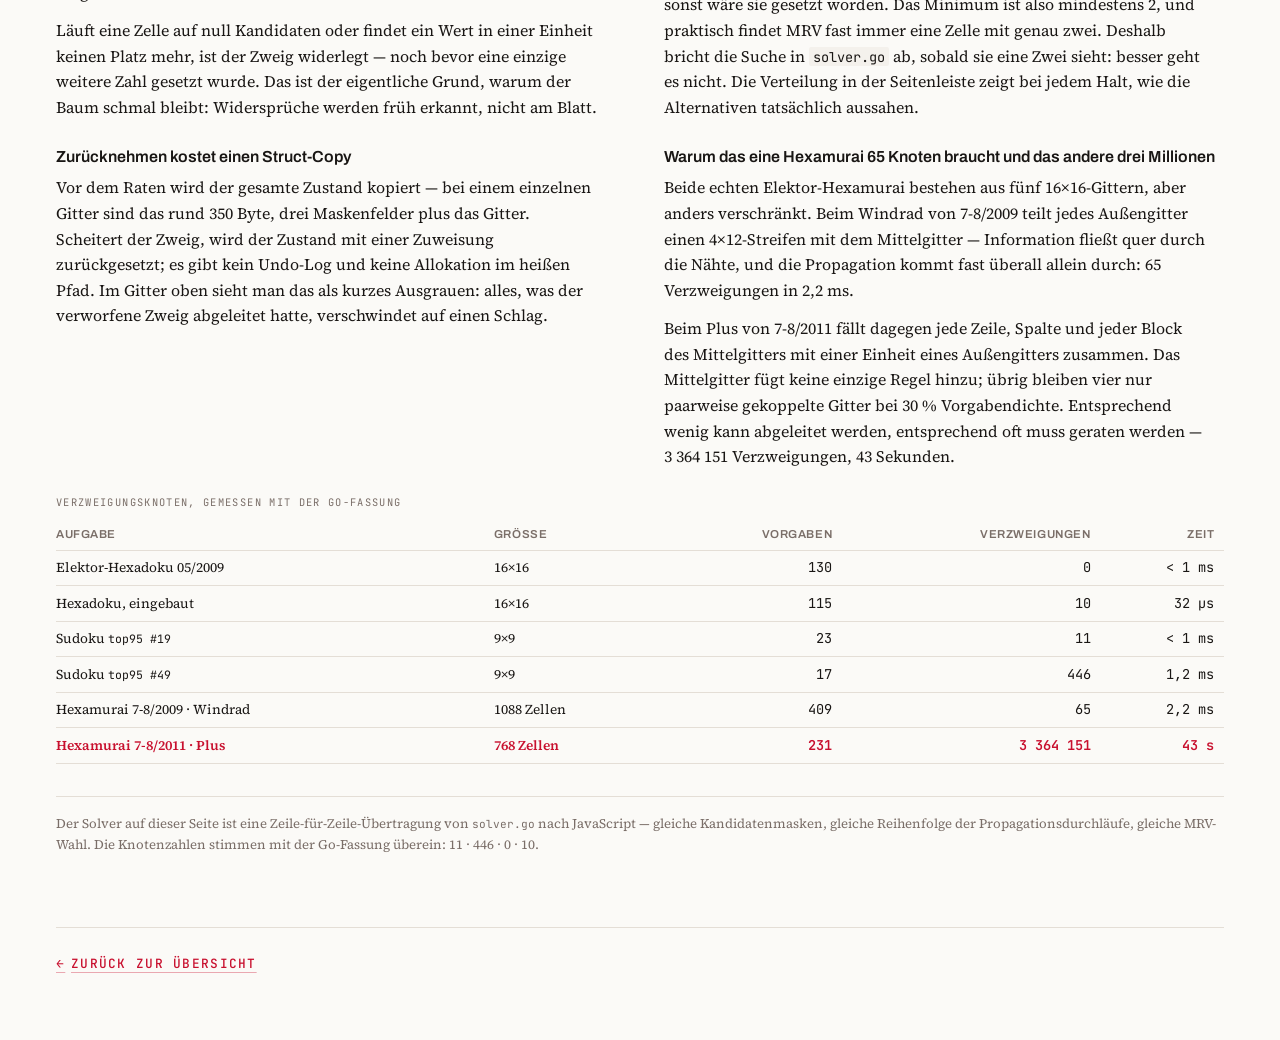
<file: docs/suchbaum.html>
<!doctype html>
<html lang="de">
<head>
<meta charset="utf-8">
<meta name="viewport" content="width=device-width, initial-scale=1">
<title>Wo verzweigt der Solver?</title>
<link rel="preconnect" href="https://fonts.googleapis.com">
<link rel="preconnect" href="https://fonts.gstatic.com" crossorigin>
<link rel="stylesheet" href="https://fonts.googleapis.com/css2?family=Archivo:wght@500;600;700&family=Source+Serif+4:opsz,wght@8..60,400;8..60,600&family=JetBrains+Mono:wght@400;500;700&display=swap">
</head>
<body>

<style>
:root {
  --paper:       #FBFAF7;
  --surface:     #FFFFFF;
  --surface-2:   #F4F1EC;
  --ink:         #191614;
  --muted:       #7A6E68;
  --rule:        #E4DED6;
  --rule-strong: #B8AEA3;

  --accent:      #C8102E;
  --accent-wash: #F9E3E6;
  --on-accent:   #FFFCFB;
  --naked:       #2F6B4F;
  --naked-wash:  #E3EFE8;
  --hidden:      #1F6486;
  --hidden-wash: #E0EDF4;
  --dead:        #A75A12;
  --dead-wash:   #F8E9D8;
  --given-wash:  #EFEAE2;

  --f-display: "Archivo", "Segoe UI", system-ui, sans-serif;
  --f-body: "Source Serif 4", Georgia, serif;
  --f-mono: "JetBrains Mono", ui-monospace, "Cascadia Mono", Consolas, monospace;

  --shadow: 0 1px 2px rgba(25, 22, 20, 0.06), 0 8px 24px rgba(25, 22, 20, 0.05);
}

@media (prefers-color-scheme: dark) {
  :root:not([data-theme="light"]) {
    --paper:       #141110;
    --surface:     #1C1917;
    --surface-2:   #221E1B;
    --ink:         #EFE9E1;
    --muted:       #A0958D;
    --rule:        #2F2925;
    --rule-strong: #4C443E;

    --accent:      #FF6076;
    --accent-wash: #3B1A20;
    --on-accent:   #141110;
    --naked:       #74CE9E;
    --naked-wash:  #16301F;
    --hidden:      #74B9DE;
    --hidden-wash: #0F2B3A;
    --dead:        #E5A661;
    --dead-wash:   #34240F;
    --given-wash:  #262120;

    --shadow: 0 1px 2px rgba(0, 0, 0, 0.4), 0 8px 24px rgba(0, 0, 0, 0.3);
  }
}

:root[data-theme="dark"] {
  --paper:       #141110;
  --surface:     #1C1917;
  --surface-2:   #221E1B;
  --ink:         #EFE9E1;
  --muted:       #A0958D;
  --rule:        #2F2925;
  --rule-strong: #4C443E;

  --accent:      #FF6076;
  --accent-wash: #3B1A20;
  --on-accent:   #141110;
  --naked:       #74CE9E;
  --naked-wash:  #16301F;
  --hidden:      #74B9DE;
  --hidden-wash: #0F2B3A;
  --dead:        #E5A661;
  --dead-wash:   #34240F;
  --given-wash:  #262120;

  --shadow: 0 1px 2px rgba(0, 0, 0, 0.4), 0 8px 24px rgba(0, 0, 0, 0.3);
}

* { box-sizing: border-box; }

body {
  margin: 0;
  background: var(--paper);
  color: var(--ink);
  font-family: var(--f-body);
  font-size: 16px;
  line-height: 1.6;
  -webkit-font-smoothing: antialiased;
}

.wrap {
  max-width: 78rem;
  margin: 0 auto;
  padding: clamp(1.5rem, 4vw, 3.5rem) clamp(1rem, 4vw, 2.5rem) 4rem;
  display: flex;
  flex-direction: column;
  gap: 2rem;
}

/* ---------- header ---------- */

.masthead { display: flex; flex-direction: column; gap: 0.6rem; }

.eyebrow {
  margin: 0;
  font-family: var(--f-mono);
  font-size: 0.7rem;
  font-weight: 700;
  letter-spacing: 0.14em;
  text-transform: uppercase;
  color: var(--accent);
}

h1 {
  margin: 0;
  font-family: var(--f-display);
  font-weight: 700;
  font-size: clamp(1.9rem, 4.4vw, 3rem);
  line-height: 1.04;
  letter-spacing: -0.025em;
  text-wrap: balance;
}

.standfirst {
  margin: 0;
  max-width: 44rem;
  font-size: 1.05rem;
  color: var(--muted);
}
.standfirst strong { color: var(--ink); font-weight: 600; }

/* ---------- puzzle picker ---------- */

.picker { display: flex; flex-wrap: wrap; gap: 0.5rem; align-items: stretch; }

.pz {
  appearance: none;
  border: 1px solid var(--rule);
  background: var(--surface);
  color: var(--ink);
  border-radius: 2px;
  padding: 0.5rem 0.8rem;
  cursor: pointer;
  text-align: left;
  font-family: var(--f-display);
  font-size: 0.82rem;
  font-weight: 600;
  line-height: 1.3;
  display: flex;
  flex-direction: column;
  gap: 0.15rem;
  transition: border-color 0.15s, background 0.15s;
}
.pz:hover { border-color: var(--rule-strong); }
.pz .sub {
  font-family: var(--f-mono);
  font-size: 0.68rem;
  font-weight: 400;
  color: var(--muted);
  font-variant-numeric: tabular-nums;
}
.pz[aria-pressed="true"] {
  border-color: var(--accent);
  background: var(--accent-wash);
}
.pz[aria-pressed="true"] .sub { color: var(--ink); }

/* ---------- working surface ---------- */

.stage {
  display: grid;
  grid-template-columns: minmax(0, 1fr) 21rem;
  gap: 1.5rem;
  align-items: start;
}

.panel {
  background: var(--surface);
  border: 1px solid var(--rule);
  border-radius: 3px;
  box-shadow: var(--shadow);
}

.board-panel { padding: clamp(0.8rem, 2vw, 1.4rem); display: flex; flex-direction: column; gap: 1rem; }

/* ---------- the grid ---------- */

.board {
  --n: 9;
  display: grid;
  grid-template-columns: repeat(var(--n), 1fr);
  aspect-ratio: 1;
  width: 100%;
  border: 2px solid var(--rule-strong);
  background: var(--rule);
  gap: 1px;
}

.cell {
  position: relative;
  background: var(--surface);
  display: grid;
  place-items: center;
  font-family: var(--f-mono);
  font-weight: 500;
  font-variant-numeric: tabular-nums;
  line-height: 1;
  color: var(--ink);
  overflow: hidden;
  font-size: clamp(0.5rem, calc(46vw / var(--n)), 1.4rem);
}
.board[data-n="16"] .cell { font-size: clamp(0.42rem, calc(40vw / var(--n)), 1rem); }

.cell.bl { box-shadow: inset 2px 0 0 var(--rule-strong); }
.cell.bt { box-shadow: inset 0 2px 0 var(--rule-strong); }
.cell.bl.bt { box-shadow: inset 2px 0 0 var(--rule-strong), inset 0 2px 0 var(--rule-strong); }

.cell.given { background: var(--given-wash); font-weight: 700; }
.cell.from-naked  { color: var(--naked); }
.cell.from-hidden { color: var(--hidden); }
.cell.from-branch { color: var(--accent); font-weight: 700; }

.cnt { color: var(--muted); font-size: 0.62em; font-weight: 400; }
.cnt.lo { color: var(--accent); font-weight: 700; }

.marks {
  display: grid;
  width: 100%; height: 100%;
  padding: 8%;
  gap: 0;
  place-items: center;
  color: var(--muted);
  font-size: 0.44em;
  line-height: 1;
}
.dot { width: 60%; aspect-ratio: 1; border-radius: 50%; background: var(--muted); opacity: 0.55; }

.cell.mrv {
  outline: 2px solid var(--accent);
  outline-offset: -2px;
  background: var(--accent-wash);
  z-index: 3;
}
.cell.touch-naked  { background: var(--naked-wash); }
.cell.touch-hidden { background: var(--hidden-wash); }
.cell.touch-dead   { background: var(--dead-wash); outline: 2px solid var(--dead); outline-offset: -2px; z-index: 3; }
.cell.touch-branch { background: var(--accent-wash); }
.cell.touch-undo   { background: var(--surface-2); }

@keyframes pop { from { transform: scale(0.7); opacity: 0.3; } to { transform: scale(1); opacity: 1; } }
.cell.anim > * { animation: pop 0.18s ease-out; }
@media (prefers-reduced-motion: reduce) { .cell.anim > * { animation: none; } }

/* ---------- transport ---------- */

.transport { display: flex; flex-wrap: wrap; gap: 0.5rem; align-items: center; }

button.act {
  appearance: none;
  font-family: var(--f-display);
  font-weight: 600;
  font-size: 0.85rem;
  padding: 0.5rem 0.85rem;
  border-radius: 2px;
  border: 1px solid var(--rule-strong);
  background: var(--surface);
  color: var(--ink);
  cursor: pointer;
  transition: background 0.15s, border-color 0.15s;
}
button.act:hover:not(:disabled) { background: var(--surface-2); }
button.act:disabled { opacity: 0.4; cursor: default; }
button.act.primary { background: var(--accent); border-color: var(--accent); color: var(--on-accent); }
button.act.primary:hover:not(:disabled) { filter: brightness(1.08); background: var(--accent); }

.kbd {
  font-family: var(--f-mono);
  font-size: 0.66rem;
  color: var(--muted);
  border: 1px solid var(--rule);
  border-radius: 2px;
  padding: 0.05rem 0.25rem;
  margin-left: 0.35rem;
}

.speed { display: flex; align-items: center; gap: 0.5rem; margin-left: auto; }
.speed label { font-family: var(--f-mono); font-size: 0.68rem; color: var(--muted); text-transform: uppercase; letter-spacing: 0.08em; }
input[type="range"] { width: 8rem; accent-color: var(--accent); }

.modes { display: flex; gap: 0.35rem; }
.mode-btn {
  appearance: none;
  font-family: var(--f-mono);
  font-size: 0.7rem;
  padding: 0.3rem 0.5rem;
  border: 1px solid var(--rule);
  background: var(--surface);
  color: var(--muted);
  border-radius: 2px;
  cursor: pointer;
}
.mode-btn[aria-pressed="true"] { border-color: var(--accent); color: var(--accent); background: var(--accent-wash); }

:where(button, input, select, a):focus-visible {
  outline: 2px solid var(--accent);
  outline-offset: 2px;
}

/* ---------- rail ---------- */

.rail { display: flex; flex-direction: column; gap: 1rem; }

.card { padding: 0.9rem 1rem; display: flex; flex-direction: column; gap: 0.6rem; }

.card h2 {
  margin: 0;
  font-family: var(--f-mono);
  font-size: 0.65rem;
  font-weight: 700;
  letter-spacing: 0.13em;
  text-transform: uppercase;
  color: var(--muted);
}

.event {
  font-family: var(--f-display);
  font-size: 0.95rem;
  font-weight: 600;
  line-height: 1.35;
  min-height: 2.6em;
  display: flex;
  flex-direction: column;
  gap: 0.15rem;
}
.event .why { font-family: var(--f-body); font-weight: 400; font-size: 0.82rem; color: var(--muted); }
.event.k-naked  { color: var(--naked); }
.event.k-hidden { color: var(--hidden); }
.event.k-branch { color: var(--accent); }
.event.k-dead   { color: var(--dead); }
.event.k-done   { color: var(--ink); }

.stats { display: grid; grid-template-columns: repeat(2, 1fr); gap: 0.55rem 0.8rem; }
.stat { display: flex; flex-direction: column; }
.stat b {
  font-family: var(--f-mono);
  font-size: 1.15rem;
  font-weight: 700;
  font-variant-numeric: tabular-nums;
  line-height: 1.15;
}
.stat span { font-family: var(--f-mono); font-size: 0.62rem; text-transform: uppercase; letter-spacing: 0.08em; color: var(--muted); }
.stat.hot b { color: var(--accent); }

/* decision path */
.path { display: flex; flex-direction: column; gap: 0.3rem; max-height: 17rem; overflow-y: auto; }
.frame {
  display: flex;
  align-items: baseline;
  gap: 0.45rem;
  padding: 0.28rem 0.4rem;
  border-left: 2px solid var(--rule);
  font-family: var(--f-mono);
  font-size: 0.72rem;
}
.frame.live { border-left-color: var(--accent); background: var(--accent-wash); }
.frame .lvl { color: var(--muted); min-width: 1.6em; }
.frame .cellref { font-weight: 700; }
.chips { display: flex; gap: 0.2rem; flex-wrap: wrap; margin-left: auto; }
.chip {
  min-width: 1.25em;
  text-align: center;
  padding: 0.02rem 0.2rem;
  border: 1px solid var(--rule-strong);
  border-radius: 2px;
  font-size: 0.7rem;
  color: var(--muted);
}
.chip.cur { background: var(--accent); border-color: var(--accent); color: var(--on-accent); font-weight: 700; }
.chip.dead { text-decoration: line-through; opacity: 0.5; }
.path .empty-note { font-family: var(--f-body); font-size: 0.82rem; color: var(--muted); }

/* candidate distribution */
.dist { display: flex; flex-direction: column; gap: 0.22rem; }
.bar { display: grid; grid-template-columns: 1.6rem 1fr 2rem; gap: 0.4rem; align-items: center; font-family: var(--f-mono); font-size: 0.68rem; }
.bar .lab { color: var(--muted); text-align: right; font-variant-numeric: tabular-nums; }
.bar .track { height: 0.6rem; background: var(--surface-2); border-radius: 1px; overflow: hidden; }
.bar .fill { height: 100%; background: var(--rule-strong); }
.bar.pick .lab { color: var(--accent); font-weight: 700; }
.bar.pick .fill { background: var(--accent); }
.bar .num { color: var(--muted); font-variant-numeric: tabular-nums; }

/* legend */
.legend { display: flex; flex-direction: column; gap: 0.4rem; }
.leg { display: flex; align-items: flex-start; gap: 0.5rem; font-size: 0.8rem; line-height: 1.4; }
.swatch { width: 0.85rem; height: 0.85rem; border-radius: 2px; flex: none; margin-top: 0.22rem; border: 1px solid var(--rule-strong); }
.leg b { font-family: var(--f-display); font-weight: 600; font-size: 0.8rem; }
.leg .txt { color: var(--muted); }

/* ---------- prose ---------- */

.prose { display: grid; grid-template-columns: minmax(0, 1fr) minmax(0, 1fr); gap: 1.5rem 3rem; }
.prose h2 {
  grid-column: 1 / -1;
  margin: 0;
  font-family: var(--f-display);
  font-weight: 700;
  font-size: 1.5rem;
  letter-spacing: -0.015em;
}
.prose h3 {
  margin: 0 0 0.35rem;
  font-family: var(--f-display);
  font-weight: 600;
  font-size: 1rem;
}
.prose p { margin: 0 0 0.8rem; max-width: 34rem; }
.prose p:last-child { margin-bottom: 0; }
.prose code {
  font-family: var(--f-mono);
  font-size: 0.85em;
  background: var(--surface-2);
  padding: 0.05em 0.3em;
  border-radius: 2px;
}
.prose .col { display: flex; flex-direction: column; }

.numbers { width: 100%; border-collapse: collapse; font-size: 0.85rem; }
.numbers caption {
  text-align: left;
  font-family: var(--f-mono);
  font-size: 0.65rem;
  letter-spacing: 0.13em;
  text-transform: uppercase;
  color: var(--muted);
  padding-bottom: 0.5rem;
}
.numbers th, .numbers td { text-align: left; padding: 0.4rem 0.6rem 0.4rem 0; border-bottom: 1px solid var(--rule); }
.numbers th { font-family: var(--f-display); font-weight: 600; font-size: 0.72rem; text-transform: uppercase; letter-spacing: 0.05em; color: var(--muted); }
.numbers td.n { font-family: var(--f-mono); font-variant-numeric: tabular-nums; text-align: right; white-space: nowrap; }
.numbers tr.hi td { color: var(--accent); font-weight: 600; }
.table-scroll { overflow-x: auto; }

footer.note {
  border-top: 1px solid var(--rule);
  padding-top: 1rem;
  font-size: 0.82rem;
  color: var(--muted);
}

@media (max-width: 60rem) {
  .stage { grid-template-columns: minmax(0, 1fr); }
  .prose { grid-template-columns: minmax(0, 1fr); }
  .board .cell { font-size: clamp(0.5rem, calc(80vw / var(--n)), 1.4rem); }
  .board[data-n="16"] .cell { font-size: clamp(0.4rem, calc(72vw / var(--n)), 1rem); }
}
</style>
<style>
/* zurück zur Übersicht - passt sich den Tokens dieser Seite an */
.backlink {
  display: inline-flex;
  align-items: center;
  gap: 0.45em;
  font-family: var(--f-mono);
  font-size: 0.72rem;
  font-weight: 500;
  letter-spacing: 0.1em;
  text-transform: uppercase;
  color: var(--accent);
  text-decoration: underline;
  text-decoration-color: color-mix(in srgb, var(--accent) 35%, transparent);
  text-decoration-thickness: 1px;
  text-underline-offset: 4px;
}
.backlink .arrow { display: inline-block; text-decoration: none; transition: transform 0.14s ease-out; }
.backlink:hover, .backlink:focus-visible { text-decoration-color: var(--accent); }
.backlink:hover .arrow, .backlink:focus-visible .arrow { transform: translateX(-0.25em); }
.backhome { display: block; border-top: 1px solid var(--rule); margin-top: 2.5rem; padding-top: 1.4rem; }
.backhome .backlink { font-size: 0.8rem; }
/* the bar opens the page, so nothing may sit above it - this .wrap
   carries its own top padding, and it is a flex column whose 2rem
   gap already separates the bar from the masthead */
.wrap { padding-top: 0; }
.masthead { padding-top: 0.4rem; }
.pagenav {
  display: flex;
  flex-wrap: wrap;
  gap: 0.4rem 1.6rem;
  padding: 1.1rem 0;
  border-bottom: 1px solid var(--rule);
  font-family: var(--f-mono);
  font-size: 0.68rem;
  letter-spacing: 0.06em;
  text-transform: uppercase;
}
.pagenav a {
  color: color-mix(in srgb, var(--ink) 58%, transparent);
  text-decoration: none;
  border-bottom: 1px solid transparent;
}
.pagenav a:hover { color: var(--ink); border-bottom-color: var(--accent); }
/* accent is reserved for the way back, so the current page is marked
   by weight and a rule instead - otherwise two entries look alike */
.pagenav a[aria-current="page"] { color: var(--ink); border-bottom-color: var(--ink); }
.pagenav a.home { color: var(--accent); font-weight: 500; margin-right: 0.4rem; }
.pagenav a.home:hover { border-bottom-color: var(--accent); }

</style>

<div class="wrap">

<nav class="pagenav">
  <a href="index.html" class="home">&#8592; Übersicht</a>
  <a href="werkstattbericht.html">Werkstattbericht</a>
  <a href="suchbaum.html" aria-current="page">Suchbaum</a>
  <a href="hexamurai.html">Hexamurai</a>
  <a href="hexadocube.html">Hexadocube</a>
  <a href="penta-hexadoku.html">EUC Penta-Hexadoku</a>
  <a href="digest.html">Hexadoku Digest</a>
  <a href="fremdformate.html">Fremdformate</a>
</nav>

<header class="masthead">
  <p class="eyebrow">Hexadoku-Solver · Suchbaum</p>
  <h1>Wo verzweigt der Solver?</h1>
  <p class="standfirst">
    Geraten wird erst, wenn nichts mehr abzuleiten ist — und dann an der
    <strong>engsten Stelle des Gitters</strong>. Hier läuft genau der Code aus
    <code style="font-family:var(--f-mono);font-size:0.85em">solver.go</code>
    schrittweise ab: Propagation bis zum Stillstand, dann die Zelle mit den wenigsten
    Kandidaten als Verzweigungspunkt.
  </p>
</header>

<div class="picker" id="picker" role="group" aria-label="Rätsel wählen"></div>

<div class="stage">

  <section class="panel board-panel">
    <div class="board" id="board" data-n="9" style="--n:9" role="img" aria-label="Gitter des Solvers"></div>

    <div class="transport">
      <button class="act primary" id="btn-step">Schritt<span class="kbd">Leer</span></button>
      <button class="act" id="btn-branch">Bis zur Verzweigung<span class="kbd">V</span></button>
      <button class="act" id="btn-auto">Auto<span class="kbd">A</span></button>
      <button class="act" id="btn-reset">Zurücksetzen<span class="kbd">R</span></button>
      <div class="speed">
        <label for="speed">Tempo</label>
        <input type="range" id="speed" min="1" max="100" value="35">
      </div>
    </div>

    <div class="transport">
      <div class="modes" role="group" aria-label="Kandidatenanzeige">
        <button class="mode-btn" id="m-count" aria-pressed="true">Anzahl</button>
        <button class="mode-btn" id="m-marks" aria-pressed="false">Kandidaten</button>
        <button class="mode-btn" id="m-none" aria-pressed="false">aus</button>
      </div>
    </div>
  </section>

  <aside class="rail">

    <div class="panel card">
      <h2>Was gerade geschieht</h2>
      <div class="event k-done" id="event">
        <span id="ev-head">Bereit.</span>
        <span class="why" id="ev-why">Schritt drücken, um die Propagation zu starten.</span>
      </div>
      <div class="stats">
        <div class="stat"><b id="st-filled">0</b><span>gesetzt</span></div>
        <div class="stat"><b id="st-free">0</b><span>frei</span></div>
        <div class="stat hot"><b id="st-nodes">0</b><span>Verzweigungen</span></div>
        <div class="stat"><b id="st-depth">0</b><span>Tiefe</span></div>
      </div>
    </div>

    <div class="panel card">
      <h2>Entscheidungspfad</h2>
      <div class="path" id="path">
        <p class="empty-note">Noch keine Verzweigung — bis hierher trägt reine Ableitung.</p>
      </div>
    </div>

    <div class="panel card" id="dist-card" hidden>
      <h2>Kandidaten je freier Zelle</h2>
      <div class="dist" id="dist"></div>
      <p class="why" style="font-family:var(--f-body);font-size:0.8rem;color:var(--muted);margin:0" id="dist-note"></p>
    </div>

    <div class="panel card">
      <h2>Legende</h2>
      <div class="legend">
        <div class="leg"><span class="swatch" style="background:var(--given-wash)"></span><span><b>Vorgabe</b> <span class="txt">— stand im Heft.</span></span></div>
        <div class="leg"><span class="swatch" style="background:var(--naked-wash);border-color:var(--naked)"></span><span><b>Nacktes Single</b> <span class="txt">— in dieser Zelle ist nur noch ein Wert möglich.</span></span></div>
        <div class="leg"><span class="swatch" style="background:var(--hidden-wash);border-color:var(--hidden)"></span><span><b>Verstecktes Single</b> <span class="txt">— dieser Wert hat in seiner Zeile, Spalte oder seinem Block nur noch diese eine Zelle.</span></span></div>
        <div class="leg"><span class="swatch" style="background:var(--accent-wash);border-color:var(--accent)"></span><span><b>Verzweigungspunkt</b> <span class="txt">— hier wird geraten: die Zelle mit den wenigsten Kandidaten.</span></span></div>
        <div class="leg"><span class="swatch" style="background:var(--dead-wash);border-color:var(--dead)"></span><span><b>Widerspruch</b> <span class="txt">— der Zweig ist tot, der Zustand wird zurückgenommen.</span></span></div>
      </div>
    </div>

  </aside>
</div>

<section class="prose">
  <h2>Die Verzweigungspunkte werden nicht gesucht, sie bleiben übrig</h2>

  <div class="col">
    <h3>Erst ableiten, bis nichts mehr geht</h3>
    <p>
      Jede Zelle trägt eine 16-Bit-Kandidatenmaske:
      <code>~(rows[r] | cols[c] | boxes[b]) &amp; all</code>. Die Propagation läuft
      in zwei Mustern bis zum Fixpunkt. <em>Nacktes Single:</em> bleibt in einer Zelle
      genau ein Bit stehen, ist der Wert erzwungen. <em>Verstecktes Single:</em> pro
      Einheit werden alle Kandidatenmasken mit zwei Akkumulatoren verodert — einer
      sammelt „mindestens einmal gesehen“, der andere „mindestens zweimal“. Was in
      <code>once</code> steht, aber nicht in <code>twice</code>, hat in dieser Einheit
      genau eine mögliche Zelle.
    </p>
    <p>
      Läuft eine Zelle auf null Kandidaten oder findet ein Wert in einer Einheit
      keinen Platz mehr, ist der Zweig widerlegt — noch bevor eine einzige weitere
      Zahl gesetzt wurde. Das ist der eigentliche Grund, warum der Baum schmal
      bleibt: Widersprüche werden früh erkannt, nicht am Blatt.
    </p>
  </div>

  <div class="col">
    <h3>Und dann an der engsten Stelle raten</h3>
    <p>
      Erst wenn die Propagation stillsteht, wird verzweigt. Der Punkt ist dann nicht
      frei gewählt: <em>MRV</em> (minimum remaining values) nimmt die freie Zelle mit
      den wenigsten Kandidaten. Der Grund ist reine Arithmetik — eine Zelle mit
      <em>k</em> Kandidaten verbreitert den Baum an dieser Stelle um den Faktor
      <em>k</em>. Ob man 2 oder 9 Möglichkeiten durchprobiert, entscheidet über jede
      darunterliegende Ebene mit.
    </p>
    <p>
      Nach der Propagation hat keine freie Zelle mehr nur einen Kandidaten — sonst
      wäre sie gesetzt worden. Das Minimum ist also mindestens 2, und praktisch findet
      MRV fast immer eine Zelle mit genau zwei. Deshalb bricht die Suche in
      <code>solver.go</code> ab, sobald sie eine Zwei sieht: besser geht es nicht.
      Die Verteilung in der Seitenleiste zeigt bei jedem Halt, wie die Alternativen
      tatsächlich aussahen.
    </p>
  </div>

  <div class="col">
    <h3>Zurücknehmen kostet einen Struct-Copy</h3>
    <p>
      Vor dem Raten wird der gesamte Zustand kopiert — bei einem einzelnen Gitter
      sind das rund 350 Byte, drei Maskenfelder plus das Gitter. Scheitert der
      Zweig, wird der Zustand mit einer Zuweisung zurückgesetzt; es gibt kein
      Undo-Log und keine Allokation im heißen Pfad. Im Gitter oben sieht man das
      als kurzes Ausgrauen: alles, was der verworfene Zweig abgeleitet hatte,
      verschwindet auf einen Schlag.
    </p>
  </div>

  <div class="col">
    <h3>Warum das eine Hexamurai 65 Knoten braucht und das andere drei Millionen</h3>
    <p>
      Beide echten Elektor-Hexamurai bestehen aus fünf 16×16-Gittern, aber anders
      verschränkt. Beim Windrad von 7-8/2009 teilt jedes Außengitter einen 4×12-Streifen
      mit dem Mittelgitter — Information fließt quer durch die Nähte, und die Propagation
      kommt fast überall allein durch: 65 Verzweigungen in 2,2 ms.
    </p>
    <p>
      Beim Plus von 7-8/2011 fällt dagegen jede Zeile, Spalte und jeder Block des
      Mittelgitters mit einer Einheit eines Außengitters zusammen. Das Mittelgitter
      fügt keine einzige Regel hinzu; übrig bleiben vier nur paarweise gekoppelte
      Gitter bei 30 % Vorgabendichte. Entsprechend wenig kann abgeleitet werden,
      entsprechend oft muss geraten werden — 3 364 151 Verzweigungen, 43 Sekunden.
    </p>
  </div>

  <div class="col" style="grid-column: 1 / -1">
    <div class="table-scroll">
      <table class="numbers">
        <caption>Verzweigungsknoten, gemessen mit der Go-Fassung</caption>
        <thead>
          <tr><th>Aufgabe</th><th>Größe</th><th class="n" style="text-align:right">Vorgaben</th><th class="n" style="text-align:right">Verzweigungen</th><th class="n" style="text-align:right">Zeit</th></tr>
        </thead>
        <tbody>
          <tr><td>Elektor-Hexadoku 05/2009</td><td>16×16</td><td class="n">130</td><td class="n">0</td><td class="n">&lt; 1 ms</td></tr>
          <tr><td>Hexadoku, eingebaut</td><td>16×16</td><td class="n">115</td><td class="n">10</td><td class="n">32 µs</td></tr>
          <tr><td>Sudoku <span style="font-family:var(--f-mono);font-size:0.85em">top95 #19</span></td><td>9×9</td><td class="n">23</td><td class="n">11</td><td class="n">&lt; 1 ms</td></tr>
          <tr><td>Sudoku <span style="font-family:var(--f-mono);font-size:0.85em">top95 #49</span></td><td>9×9</td><td class="n">17</td><td class="n">446</td><td class="n">1,2 ms</td></tr>
          <tr><td>Hexamurai 7-8/2009 · Windrad</td><td>1088 Zellen</td><td class="n">409</td><td class="n">65</td><td class="n">2,2 ms</td></tr>
          <tr class="hi"><td>Hexamurai 7-8/2011 · Plus</td><td>768 Zellen</td><td class="n">231</td><td class="n">3 364 151</td><td class="n">43 s</td></tr>
        </tbody>
      </table>
    </div>
  </div>
</section>

<footer class="note">
  Der Solver auf dieser Seite ist eine Zeile-für-Zeile-Übertragung von
  <span style="font-family:var(--f-mono);font-size:0.85em">solver.go</span> nach JavaScript —
  gleiche Kandidatenmasken, gleiche Reihenfolge der Propagationsdurchläufe, gleiche
  MRV-Wahl. Die Knotenzahlen stimmen mit der Go-Fassung überein: 11 · 446 · 0 · 10.
</footer>

<div class="backhome">
  <a class="backlink" href="index.html"><span class="arrow">&#8592;</span> Zurück zur Übersicht</a>
</div>

</div>

<script>
(() => {
  'use strict';

  /* ------------------------------------------------------------------ *
   * Rätsel                                                              *
   * ------------------------------------------------------------------ */

  const PUZZLES = [
    {
      id: 's19', n: 9, name: 'Sudoku · top95 #19',
      sub: '11 Verzweigungen · gut zum Einzelschritt',
      text: '.237....68...6.59.9.....7......4.97.3.7.96..2.........5..47.........2....8.......'
    },
    {
      id: 'h05', n: 16, name: 'Elektor-Hexadoku 05/2009',
      sub: '0 Verzweigungen · reine Ableitung',
      text: '6..07....2.3AC9F.C9.8B0.45A..26E.A3.E.....76...4B4.E.A6..DC9830..54.072.3.1..8FC.....63.A05.9.D..6BC941F.7D.3...13A.B..D.6.C.E..9E.B41...F...0.3A1C...D7E.82.....0...CE6..9.248.....F98..3.....D.9E....C6.BA.F3.4.5..3..9.0...E....1D.907.354.B8.B.A6.F4........'
    },
    {
      id: 'hx', n: 16, name: 'Hexadoku, eingebaut',
      sub: '10 Verzweigungen · 16×16',
      text: 'E......A...6.F8..65...E.18.F.0.A3.7B..65.D...2..8.....B..34...5....07...9.....2..B...2.0F7.8D..65.E...FBD16.C....D.6.3..2.0..A.7....D.....C.287.73BE..9C0A82..6...A..1....7E.B9.29....0.64D...A.476..F.....A0..2B.C3A.5480...EF.DE9.0C2.4.F5..18F..5.B....19.4..'
    },
    {
      id: 's49', n: 9, name: 'Sudoku · top95 #49',
      sub: '446 Verzweigungen · für den Auto-Lauf',
      text: '2.3.8....8..7...........1...6.5.7...4......3....1............82.5....6...1.......'
    }
  ];

  /* ------------------------------------------------------------------ *
   * Solver — Zeile für Zeile nach solver.go                             *
   * ------------------------------------------------------------------ */

  const ctz = m => 31 - Math.clz32(m & -m);
  function popcount(m) {
    m = m - ((m >> 1) & 0x5555);
    m = (m & 0x3333) + ((m >> 2) & 0x3333);
    m = (m + (m >> 4)) & 0x0f0f;
    return (m + (m >> 8)) & 0x1f;
  }

  const GIVEN = 0, NAKED = 1, HIDDEN = 2, BRANCH = 3;

  function makeState(n, text) {
    const box = n === 16 ? 4 : 3, cells = n * n, all = (1 << n) - 1;
    const s = {
      n, box, cells, all,
      rows: new Int32Array(n), cols: new Int32Array(n), boxes: new Int32Array(n),
      grid: new Int8Array(cells).fill(-1),
      origin: new Int8Array(cells).fill(-1),
      free: cells, units: []
    };
    for (let r = 0; r < n; r++) { const u = []; for (let c = 0; c < n; c++) u.push(r * n + c); s.units.push(u); }
    for (let c = 0; c < n; c++) { const u = []; for (let r = 0; r < n; r++) u.push(r * n + c); s.units.push(u); }
    for (let b = 0; b < n; b++) {
      const u = [], r0 = ((b / box) | 0) * box, c0 = (b % box) * box;
      for (let r = 0; r < box; r++) for (let c = 0; c < box; c++) u.push((r0 + r) * n + c0 + c);
      s.units.push(u);
    }
    let k = 0;
    for (const ch of text) {
      let v = -1, isCell = true;
      if (n === 16) {
        if (ch >= '0' && ch <= '9') v = ch.charCodeAt(0) - 48;
        else if (ch >= 'A' && ch <= 'F') v = ch.charCodeAt(0) - 55;
        else if (ch >= 'a' && ch <= 'f') v = ch.charCodeAt(0) - 87;
        else if ('.*_'.includes(ch)) v = -1;
        else isCell = false;
      } else {
        if (ch >= '1' && ch <= '9') v = ch.charCodeAt(0) - 49;
        else if (ch === '0' || '.*_'.includes(ch)) v = -1;
        else isCell = false;
      }
      if (!isCell) continue;
      if (v >= 0) { assign(s, k, v); s.origin[k] = GIVEN; }
      k++;
    }
    return s;
  }

  const boxOf = (s, k) => (((k / s.n) | 0) / s.box | 0) * s.box + ((k % s.n) / s.box | 0);
  const cand = (s, k) => ~(s.rows[(k / s.n) | 0] | s.cols[k % s.n] | s.boxes[boxOf(s, k)]) & s.all;
  function assign(s, k, v) {
    const m = 1 << v;
    s.grid[k] = v;
    s.rows[(k / s.n) | 0] |= m;
    s.cols[k % s.n] |= m;
    s.boxes[boxOf(s, k)] |= m;
    s.free--;
  }
  const placed = (s, u) => u < s.n ? s.rows[u] : u < 2 * s.n ? s.cols[u - s.n] : s.boxes[u - 2 * s.n];
  const snapshot = s => ({
    rows: s.rows.slice(), cols: s.cols.slice(), boxes: s.boxes.slice(),
    grid: s.grid.slice(), origin: s.origin.slice(), free: s.free
  });
  function restore(s, snap) {
    s.rows.set(snap.rows); s.cols.set(snap.cols); s.boxes.set(snap.boxes);
    s.grid.set(snap.grid); s.origin.set(snap.origin); s.free = snap.free;
  }

  function* propagate(s) {
    for (;;) {
      let changed = false;
      for (let k = 0; k < s.cells; k++) {
        if (s.grid[k] >= 0) continue;
        const m = cand(s, k);
        if (m === 0) { yield { t: 'dead', k, why: 'empty' }; return false; }
        if ((m & (m - 1)) === 0) {
          const v = ctz(m);
          assign(s, k, v); s.origin[k] = NAKED; changed = true;
          yield { t: 'naked', k, v };
        }
      }
      for (let u = 0; u < 3 * s.n; u++) {
        const cs = s.units[u];
        let once = 0, twice = 0;
        for (const k of cs) if (s.grid[k] < 0) { const m = cand(s, k); twice |= once & m; once |= m; }
        if ((once | placed(s, u)) !== s.all) {
          yield { t: 'dead', k: -1, u, why: 'unit', miss: (~(once | placed(s, u))) & s.all };
          return false;
        }
        let uniq = once & ~twice & s.all;
        if (!uniq) continue;
        for (const k of cs) {
          if (s.grid[k] >= 0) continue;
          const m = cand(s, k) & uniq;
          if (m === 0) continue;
          if (m & (m - 1)) { yield { t: 'dead', k, u, why: 'double' }; return false; }
          const v = ctz(m);
          assign(s, k, v); s.origin[k] = HIDDEN; changed = true; uniq &= ~m;
          yield { t: 'hidden', k, v, u };
        }
      }
      if (!changed) { yield { t: 'fix' }; return true; }
    }
  }

  function mrv(s) {
    let best = -1, bestCnt = s.n + 1;
    for (let k = 0; k < s.cells; k++) {
      if (s.grid[k] >= 0) continue;
      const c = popcount(cand(s, k));
      if (c < bestCnt) { best = k; bestCnt = c; if (c === 2) break; }
    }
    return best;
  }

  function distribution(s) {
    const d = new Array(s.n + 1).fill(0);
    for (let k = 0; k < s.cells; k++) if (s.grid[k] < 0) d[popcount(cand(s, k))]++;
    return d;
  }

  function* search(s, depth, stats) {
    if (!(yield* propagate(s))) return false;
    if (s.free === 0) { yield { t: 'solved' }; return true; }
    const k = mrv(s);
    const m0 = cand(s, k);
    const save = snapshot(s);
    yield { t: 'point', k, m: m0, depth, dist: distribution(s) };
    let m = m0;
    while (m) {
      const v = ctz(m); m &= m - 1;
      stats.nodes++;
      assign(s, k, v); s.origin[k] = BRANCH;
      yield { t: 'take', k, v, depth, rest: m, nodes: stats.nodes };
      if (yield* search(s, depth + 1, stats)) return true;
      const before = s.grid.slice();
      restore(s, save);
      const reverted = [];
      for (let i = 0; i < s.cells; i++) if (before[i] >= 0 && s.grid[i] < 0) reverted.push(i);
      yield { t: 'undo', k, v, depth, reverted };
    }
    yield { t: 'out', k, depth };
    return false;
  }

  /* ------------------------------------------------------------------ *
   * Darstellung                                                         *
   * ------------------------------------------------------------------ */

  const $ = id => document.getElementById(id);
  const boardEl = $('board'), pickerEl = $('picker'), pathEl = $('path');
  const distCard = $('dist-card'), distEl = $('dist'), distNote = $('dist-note');

  let cur = PUZZLES[0], S = null, it = null, stats = null;
  let cellEls = [], cellHtml = [], frames = [], finished = false;
  let markMode = 'count';
  let lastTouched = new Map();   // Zelle -> Klassensuffix des letzten Ereignisses
  let mrvCell = -1;
  let pending = { kind: 'done', head: 'Bereit.', why: 'Schritt drücken, um die Propagation zu starten.' };
  let distState = null, distDirty = false;

  const chOf = v => cur.n === 16 ? '0123456789ABCDEF'[v] : String(v + 1);
  const ref = k => 'Z' + (((k / S.n) | 0) + 1) + '·S' + ((k % S.n) + 1);
  const unitName = u => u < S.n ? 'Zeile ' + (u + 1)
    : u < 2 * S.n ? 'Spalte ' + (u - S.n + 1)
      : 'Block ' + (u - 2 * S.n + 1);

  function buildPicker() {
    pickerEl.innerHTML = '';
    for (const p of PUZZLES) {
      const b = document.createElement('button');
      b.className = 'pz';
      b.type = 'button';
      b.setAttribute('aria-pressed', String(p.id === cur.id));
      b.innerHTML = '<span>' + p.name + '</span><span class="sub">' + p.sub + '</span>';
      b.addEventListener('click', () => { cur = p; reset(); buildPicker(); });
      pickerEl.appendChild(b);
    }
  }

  function buildBoard() {
    const n = cur.n, box = n === 16 ? 4 : 3;
    boardEl.style.setProperty('--n', n);
    boardEl.dataset.n = String(n);
    boardEl.innerHTML = '';
    cellEls = []; cellHtml = [];
    for (let k = 0; k < n * n; k++) {
      const r = (k / n) | 0, c = k % n;
      const d = document.createElement('div');
      d.className = 'cell';
      if (c % box === 0 && c > 0) d.classList.add('bl');
      if (r % box === 0 && r > 0) d.classList.add('bt');
      boardEl.appendChild(d);
      cellEls.push(d);
    }
  }

  function renderCell(k) {
    const el = cellEls[k], v = S.grid[k];
    let cls = 'cell';
    const r = (k / S.n) | 0, c = k % S.n, box = S.box;
    if (c % box === 0 && c > 0) cls += ' bl';
    if (r % box === 0 && r > 0) cls += ' bt';

    if (v >= 0) {
      const o = S.origin[k];
      if (o === GIVEN) cls += ' given';
      else if (o === NAKED) cls += ' from-naked';
      else if (o === HIDDEN) cls += ' from-hidden';
      else if (o === BRANCH) cls += ' from-branch';
    }
    const touch = lastTouched.get(k);
    if (touch) cls += ' touch-' + touch + ' anim';
    if (k === mrvCell) cls += ' mrv';

    let html;
    if (v >= 0) {
      html = '<span class="val">' + chOf(v) + '</span>';
    } else if (markMode === 'none') {
      html = '';
    } else {
      const m = cand(S, k), cnt = popcount(m);
      if (markMode === 'count') {
        html = '<span class="cnt' + (cnt <= 2 ? ' lo' : '') + '">' + cnt + '</span>';
      } else if (S.n === 9) {
        let inner = '';
        for (let d = 0; d < 9; d++) inner += '<span>' + ((m >> d) & 1 ? String(d + 1) : '') + '</span>';
        html = '<div class="marks" style="grid-template-columns:repeat(3,1fr);grid-template-rows:repeat(3,1fr)">' + inner + '</div>';
      } else {
        let inner = '';
        for (let d = 0; d < 16; d++) inner += ((m >> d) & 1) ? '<i class="dot"></i>' : '<i></i>';
        html = '<div class="marks" style="grid-template-columns:repeat(4,1fr);grid-template-rows:repeat(4,1fr)">' + inner + '</div>';
      }
    }
    if (el.className !== cls) el.className = cls;
    if (cellHtml[k] !== html) { el.innerHTML = html; cellHtml[k] = html; }
  }

  function renderBoard() { for (let k = 0; k < S.cells; k++) renderCell(k); }

  function renderStats() {
    $('st-filled').textContent = S.cells - S.free;
    $('st-free').textContent = S.free;
    $('st-nodes').textContent = stats.nodes.toLocaleString('de-DE');
    $('st-depth').textContent = frames.length;
  }

  function renderPath() {
    if (!frames.length) {
      pathEl.innerHTML = '<p class="empty-note">Noch keine Verzweigung — bis hierher trägt reine Ableitung.</p>';
      return;
    }
    let html = '';
    frames.forEach((f, i) => {
      const live = i === frames.length - 1;
      let chips = '';
      for (let d = 0; d < S.n; d++) {
        if (!((f.m >> d) & 1)) continue;
        const isCur = f.cur === d, isDead = f.tried.includes(d) && !isCur;
        chips += '<span class="chip' + (isCur ? ' cur' : isDead ? ' dead' : '') + '">' + chOf(d) + '</span>';
      }
      html += '<div class="frame' + (live ? ' live' : '') + '">'
        + '<span class="lvl">' + (i + 1) + '</span>'
        + '<span class="cellref">' + ref(f.k) + '</span>'
        + '<span class="chips">' + chips + '</span></div>';
    });
    pathEl.innerHTML = html;
    pathEl.scrollTop = pathEl.scrollHeight;
  }

  function renderDist(dist, pick) {
    const rows = [];
    for (let i = 1; i <= S.n; i++) if (dist[i] > 0) rows.push([i, dist[i]]);
    const maxV = Math.max(...rows.map(r => r[1]), 1);
    distEl.innerHTML = rows.map(([k, v]) =>
      '<div class="bar' + (k === pick ? ' pick' : '') + '">'
      + '<span class="lab">' + k + '</span>'
      + '<span class="track"><span class="fill" style="width:' + (100 * v / maxV) + '%"></span></span>'
      + '<span class="num">' + v + '</span></div>').join('');
    distNote.textContent = 'Gewählt wird das Minimum: ' + pick + ' Kandidaten. '
      + (pick === 2 ? 'Enger geht es nicht — deshalb bricht die Suche hier ab.'
        : 'Keine Zelle kam mit weniger aus.');
    distCard.hidden = false;
  }

  /* ------------------------------------------------------------------ *
   * Schrittsteuerung                                                    *
   * ------------------------------------------------------------------ */

  function reset() {
    stopAuto();
    S = makeState(cur.n, cur.text);
    stats = { nodes: 0 };
    it = search(S, 0, stats);
    frames = [];
    finished = false;
    lastTouched.clear();
    mrvCell = -1;
    distDirty = false;
    distCard.hidden = true;
    pending = { kind: 'done', head: 'Bereit.', why: 'Schritt drücken, um die Propagation zu starten.' };
    buildBoard();
    for (const b of ['btn-step', 'btn-branch', 'btn-auto']) $(b).disabled = false;
    paint();
  }

  // Ein Ereignis aus dem Solver holen und den Anzeigezustand fortschreiben.
  // Gezeichnet wird hier nicht - beim Auto-Lauf laufen viele Schritte pro
  // Bild, und nur der letzte ist am Ende sichtbar.
  function step() {
    if (finished) return null;
    const res = it.next();
    lastTouched.clear();
    mrvCell = -1;

    if (res.done) {
      finished = true;
      stopAuto();
      pending = res.value
        ? { kind: 'done', head: 'Gelöst.', why: stats.nodes + ' Verzweigungen insgesamt.' }
        : { kind: 'dead', head: 'Keine Lösung.', why: 'Alle Zweige sind widerlegt.' };
      for (const b of ['btn-step', 'btn-branch', 'btn-auto']) $(b).disabled = true;
      return null;
    }

    const e = res.value;
    switch (e.t) {
      case 'naked':
        lastTouched.set(e.k, 'naked');
        pending = { kind: 'naked', head: 'Nacktes Single · ' + ref(e.k) + ' = ' + chOf(e.v),
          why: 'In dieser Zelle war nur noch ein Wert möglich.' };
        break;
      case 'hidden':
        lastTouched.set(e.k, 'hidden');
        pending = { kind: 'hidden', head: 'Verstecktes Single · ' + ref(e.k) + ' = ' + chOf(e.v),
          why: chOf(e.v) + ' hatte in ' + unitName(e.u) + ' nur noch diese eine Zelle.' };
        break;
      case 'fix':
        pending = { kind: 'done', head: 'Propagation steht still.',
          why: 'Nichts mehr abzuleiten - jetzt muss verzweigt werden.' };
        break;
      case 'point':
        mrvCell = e.k;
        distState = { dist: e.dist, pick: popcount(e.m) };
        distDirty = true;
        frames.push({ k: e.k, m: e.m, tried: [], cur: null, depth: e.depth });
        pending = { kind: 'branch', head: 'Verzweigungspunkt · ' + ref(e.k),
          why: 'Wenigste Kandidaten im ganzen Gitter: ' + popcount(e.m) + '.' };
        break;
      case 'take': {
        lastTouched.set(e.k, 'branch');
        const f = frames[frames.length - 1];
        if (f) { f.cur = e.v; f.tried.push(e.v); }
        pending = { kind: 'branch', head: 'Versuch · ' + ref(e.k) + ' = ' + chOf(e.v),
          why: e.rest ? 'Noch ' + popcount(e.rest) + ' Alternative(n) in Reserve.'
                      : 'Letzte Möglichkeit an dieser Stelle.' };
        break;
      }
      case 'dead':
        if (e.k >= 0) lastTouched.set(e.k, 'dead');
        pending = { kind: 'dead', head: 'Widerspruch',
          why: e.why === 'empty' ? ref(e.k) + ' hat keinen Kandidaten mehr.'
             : e.why === 'unit'  ? 'In ' + unitName(e.u) + ' hat ein Wert keinen Platz mehr.'
             : ref(e.k) + ' wäre der einzige Ort für zwei verschiedene Werte.' };
        break;
      case 'undo': {
        for (const i of e.reverted) lastTouched.set(i, 'undo');
        const f = frames[frames.length - 1];
        if (f) f.cur = null;
        pending = { kind: 'dead', head: 'Zweig verworfen · ' + ref(e.k) + ' ≠ ' + chOf(e.v),
          why: e.reverted.length + ' abgeleitete Zellen werden zurückgenommen.' };
        break;
      }
      case 'out':
        frames.pop();
        pending = { kind: 'dead', head: 'Ebene erschöpft · ' + ref(e.k),
          why: 'Kein Kandidat hier führt zum Ziel - eine Ebene höher.' };
        break;
      case 'solved':
        pending = { kind: 'done', head: 'Gelöst.', why: stats.nodes + ' Verzweigungen insgesamt.' };
        break;
    }
    return e;
  }

  function paint() {
    $('event').className = 'event k-' + pending.kind;
    $('ev-head').textContent = pending.head;
    $('ev-why').textContent = pending.why || '';
    renderBoard();
    renderStats();
    renderPath();
    if (distDirty) { renderDist(distState.dist, distState.pick); distDirty = false; }
  }

  function single() { stopAuto(); step(); paint(); }

  function toBranch() {
    stopAuto();
    let guard = 0;
    for (;;) {
      const e = step();
      if (!e || e.t === 'point' || guard++ > 500000) break;
    }
    paint();
  }

  let rafId = null, acc = 0, lastT = 0;
  function tick(t) {
    if (!lastT) lastT = t;
    const dt = Math.min((t - lastT) / 1000, 0.1); lastT = t;
    const sp = Number($('speed').value);
    const rate = Math.pow(sp / 100, 2.6) * 1600 + 1.5;   // Schritte je Sekunde
    acc += dt * rate;
    let budget = Math.min(Math.floor(acc), 20000);
    acc -= budget;
    let alive = true;
    while (budget-- > 0 && alive) alive = step() !== null;
    paint();
    if (!alive) return;
    rafId = requestAnimationFrame(tick);
  }

  function startAuto() {
    if (rafId || finished) return;
    lastT = 0; acc = 0;
    const b = $('btn-auto');
    b.innerHTML = 'Pause<span class="kbd">A</span>';
    b.classList.add('primary');
    $('btn-step').classList.remove('primary');
    rafId = requestAnimationFrame(tick);
  }

  function stopAuto() {
    if (rafId) cancelAnimationFrame(rafId);
    rafId = null;
    const b = $('btn-auto');
    b.innerHTML = 'Auto<span class="kbd">A</span>';
    b.classList.remove('primary');
    $('btn-step').classList.add('primary');
  }

  function toggleAuto() { rafId ? stopAuto() : startAuto(); }

  /* ------------------------------------------------------------------ *
   * Verdrahtung                                                         *
   * ------------------------------------------------------------------ */

  $('btn-step').addEventListener('click', single);
  $('btn-branch').addEventListener('click', toBranch);
  $('btn-auto').addEventListener('click', toggleAuto);
  $('btn-reset').addEventListener('click', reset);

  for (const [id, mode] of [['m-count', 'count'], ['m-marks', 'marks'], ['m-none', 'none']]) {
    $(id).addEventListener('click', () => {
      markMode = mode;
      for (const o of ['m-count', 'm-marks', 'm-none']) $(o).setAttribute('aria-pressed', String(o === id));
      cellHtml = [];
      paint();
    });
  }

  document.addEventListener('keydown', ev => {
    if (ev.target.tagName === 'INPUT' || ev.metaKey || ev.ctrlKey || ev.altKey) return;
    const k = ev.key.toLowerCase();
    if (k === ' ') { ev.preventDefault(); single(); }
    else if (k === 'v') { ev.preventDefault(); toBranch(); }
    else if (k === 'a') { ev.preventDefault(); toggleAuto(); }
    else if (k === 'r') { ev.preventDefault(); reset(); }
  });

  buildPicker();
  reset();
})();
</script>
</body>
</html>
</file>
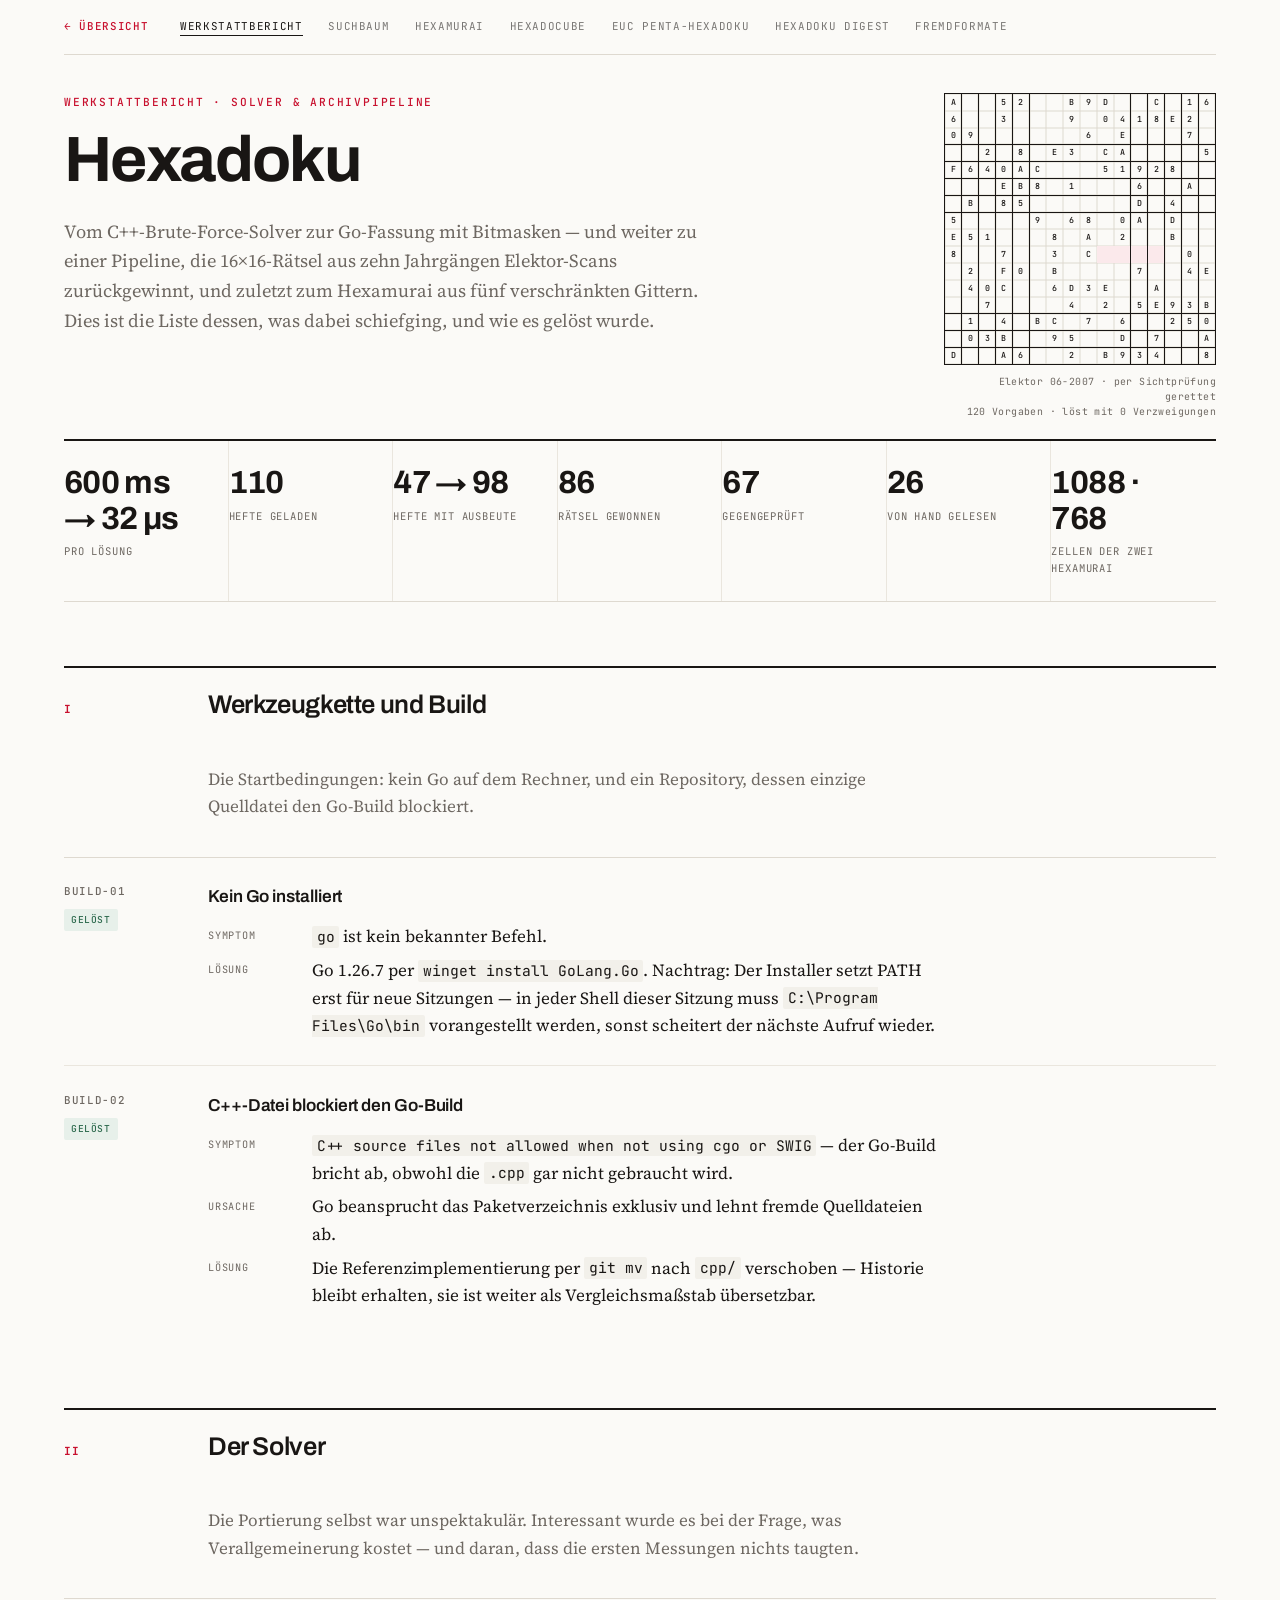
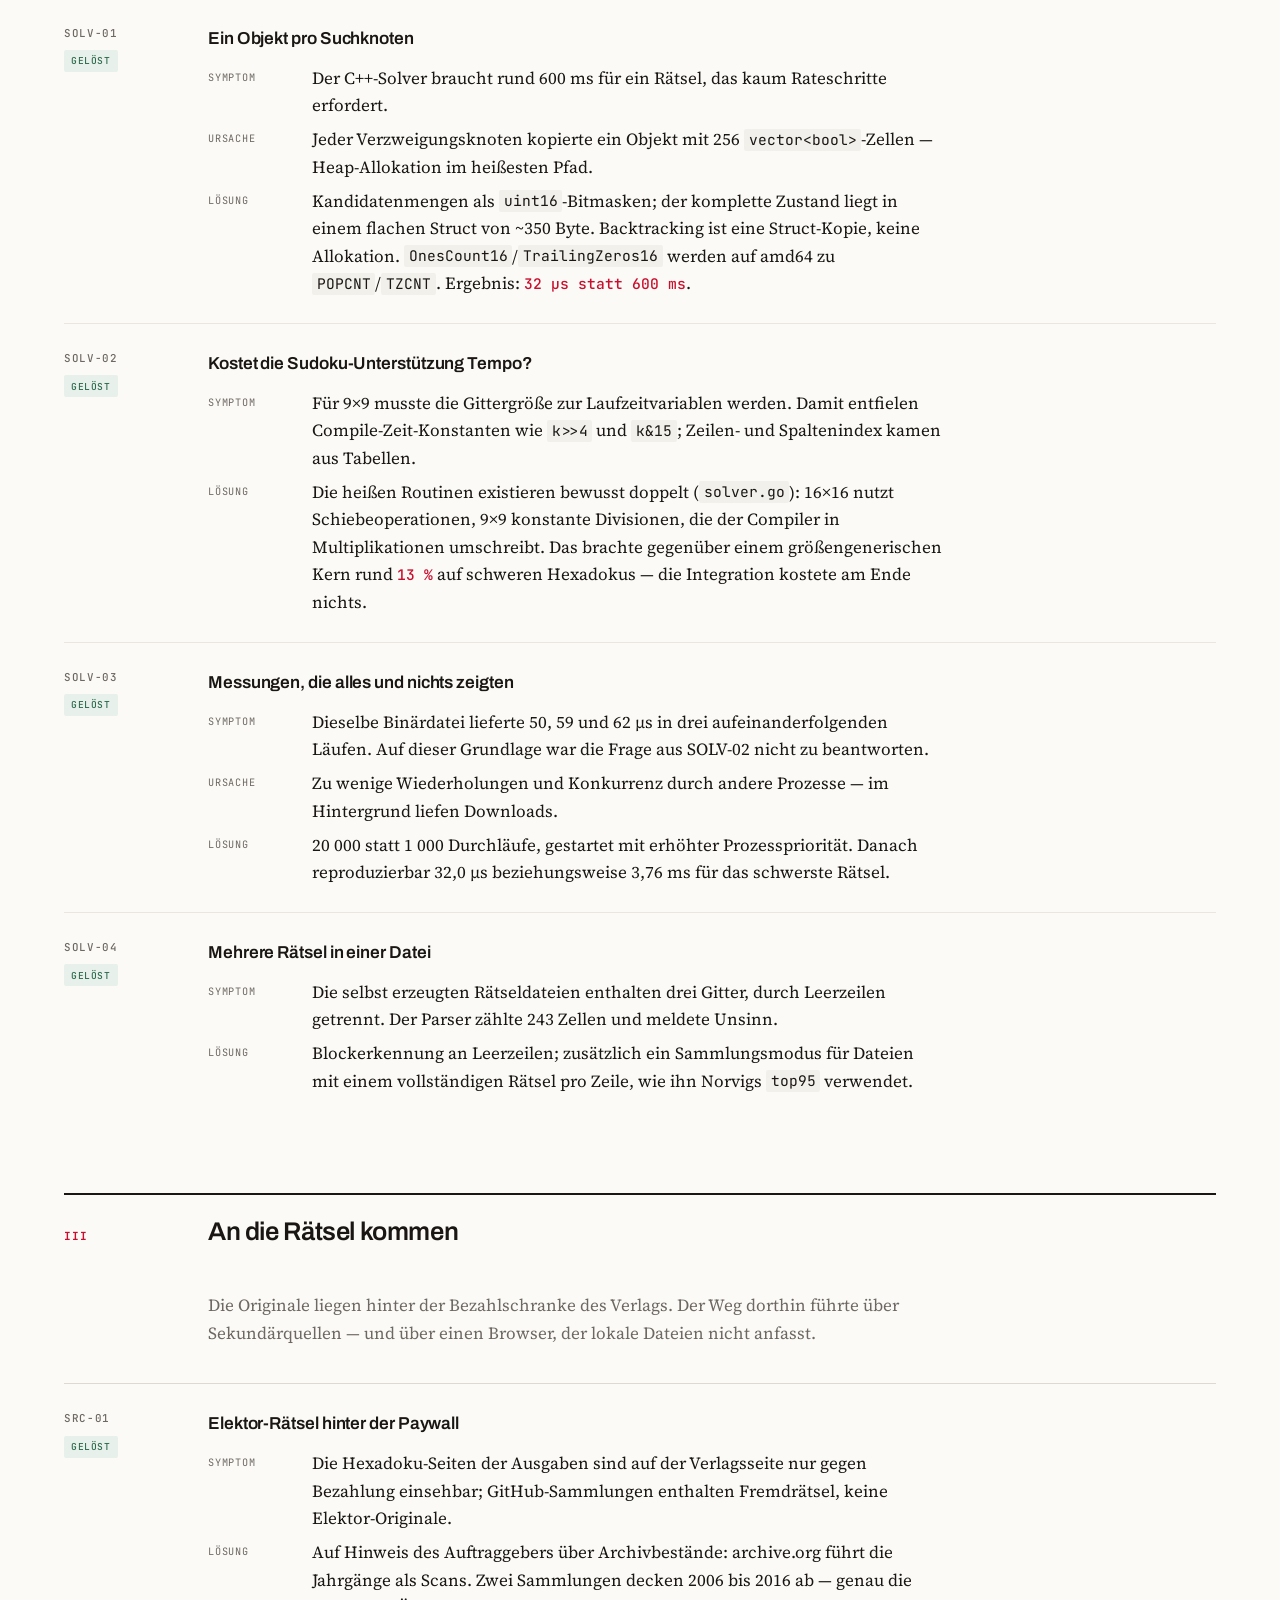
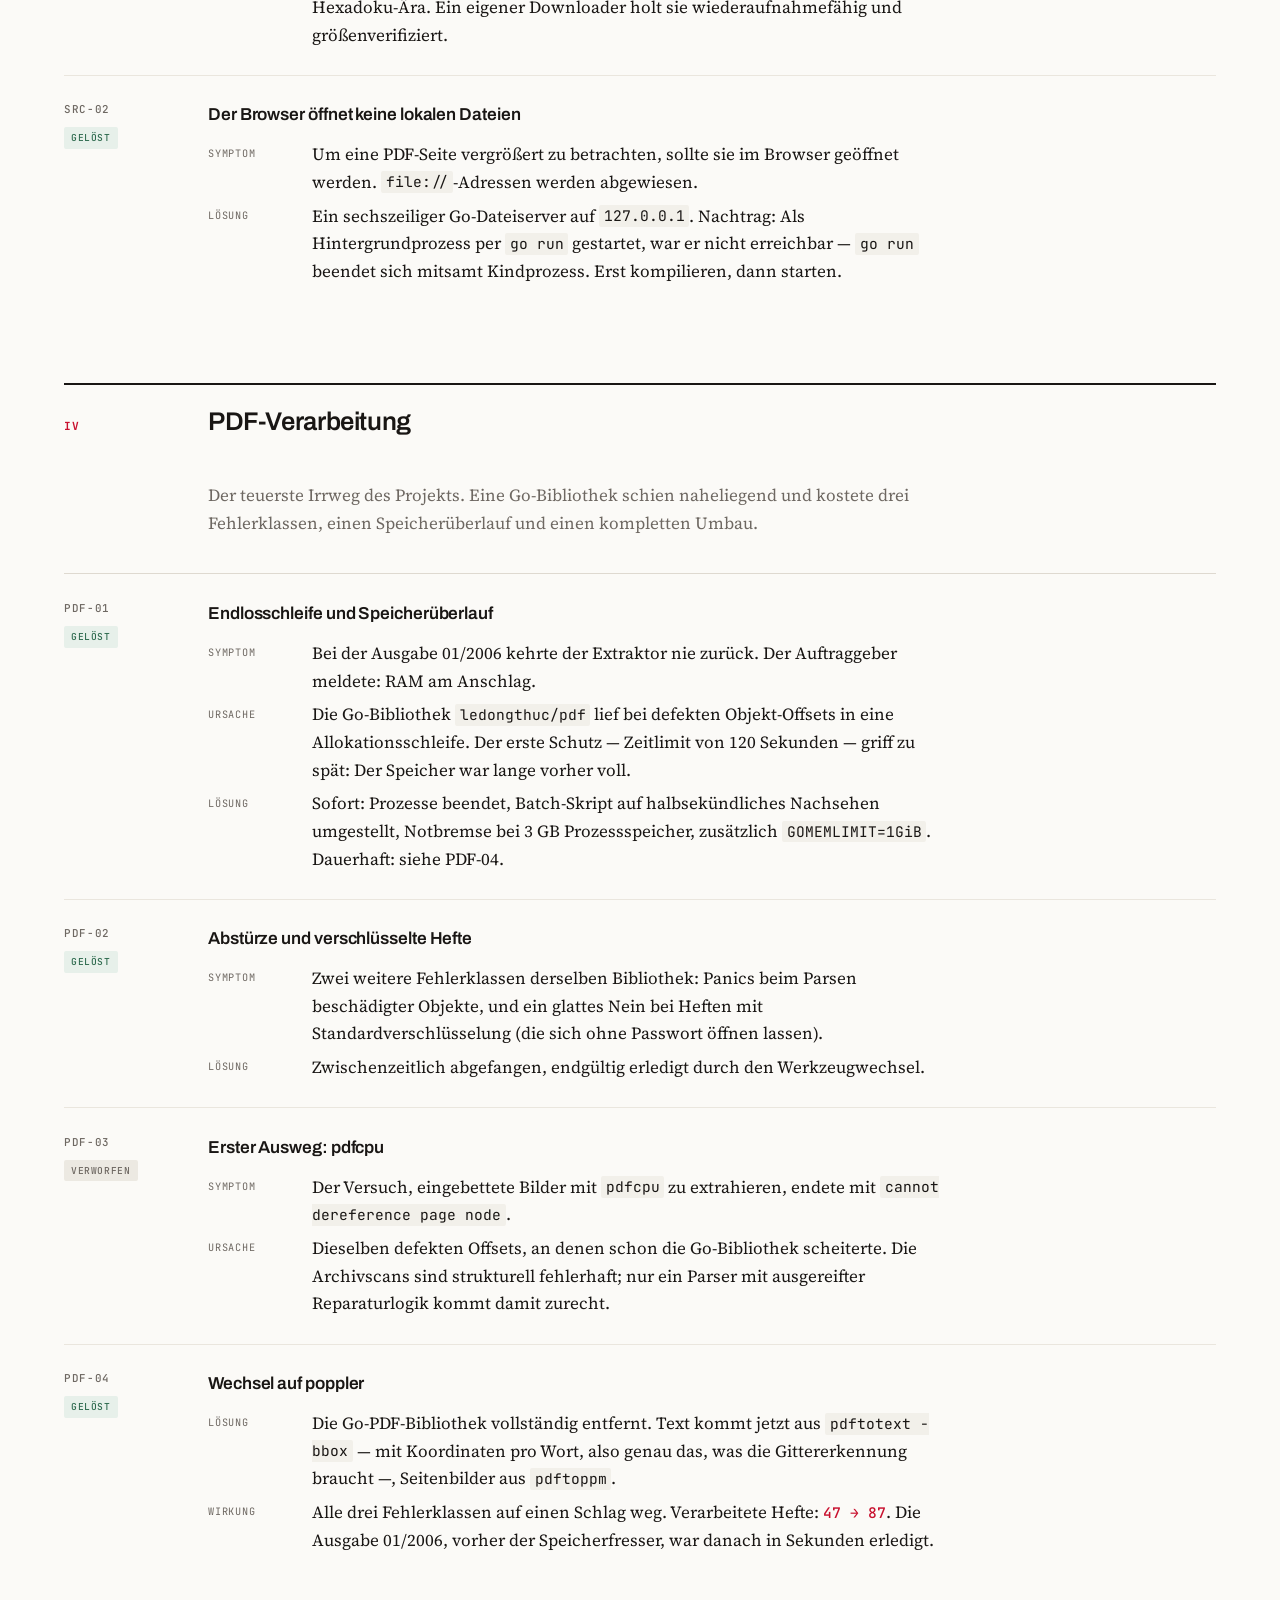
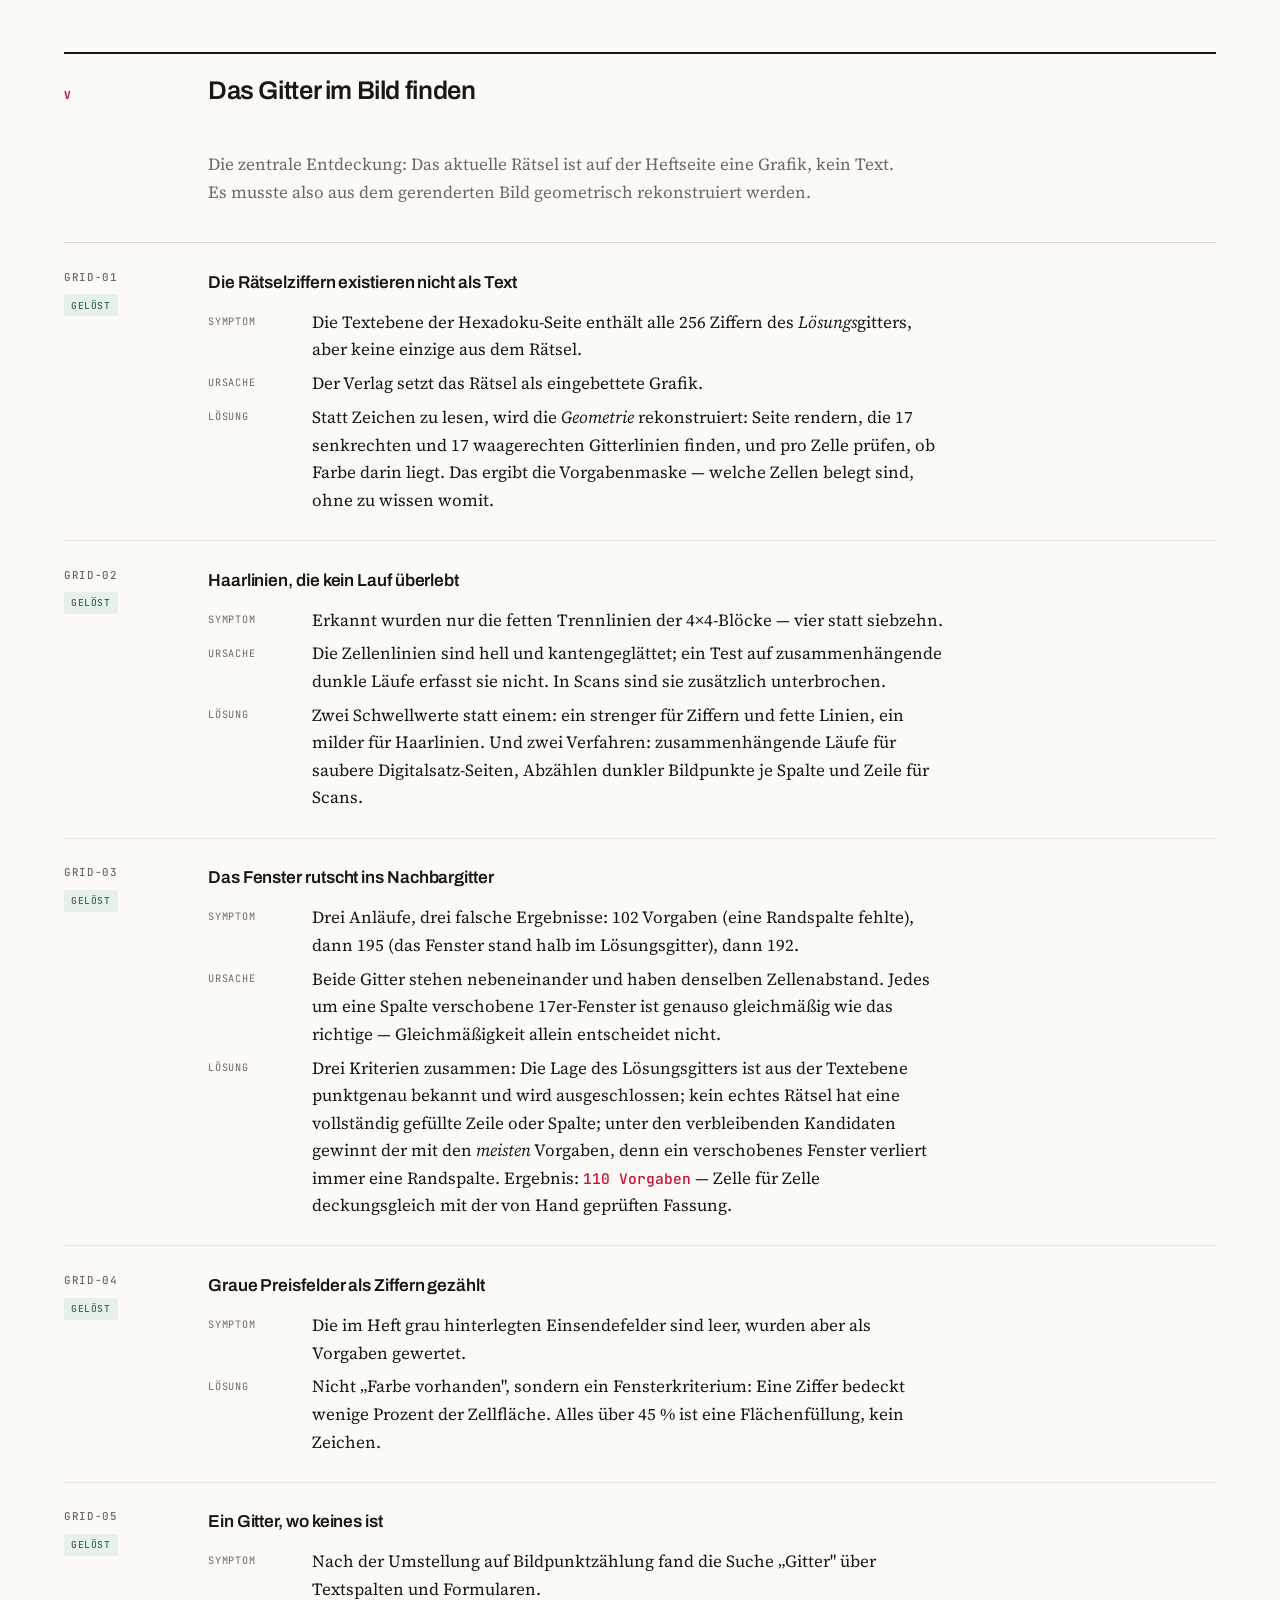
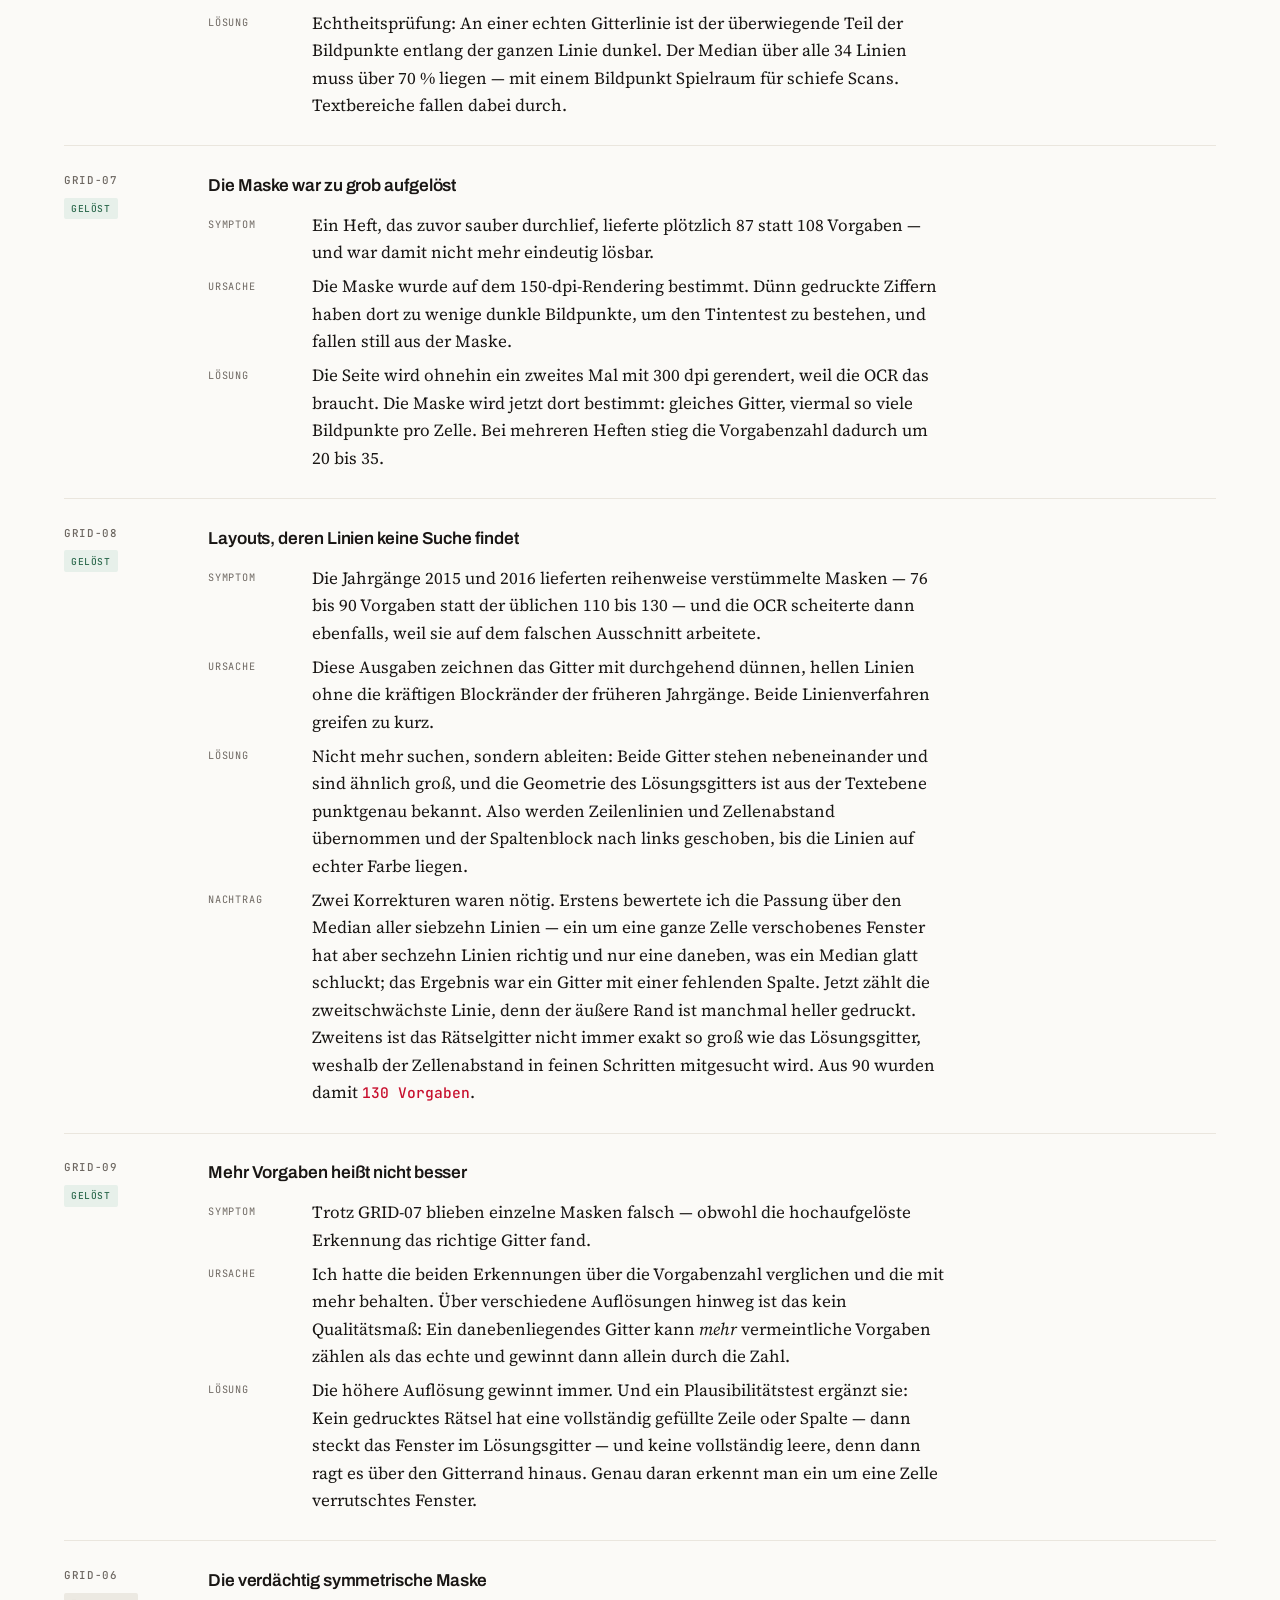
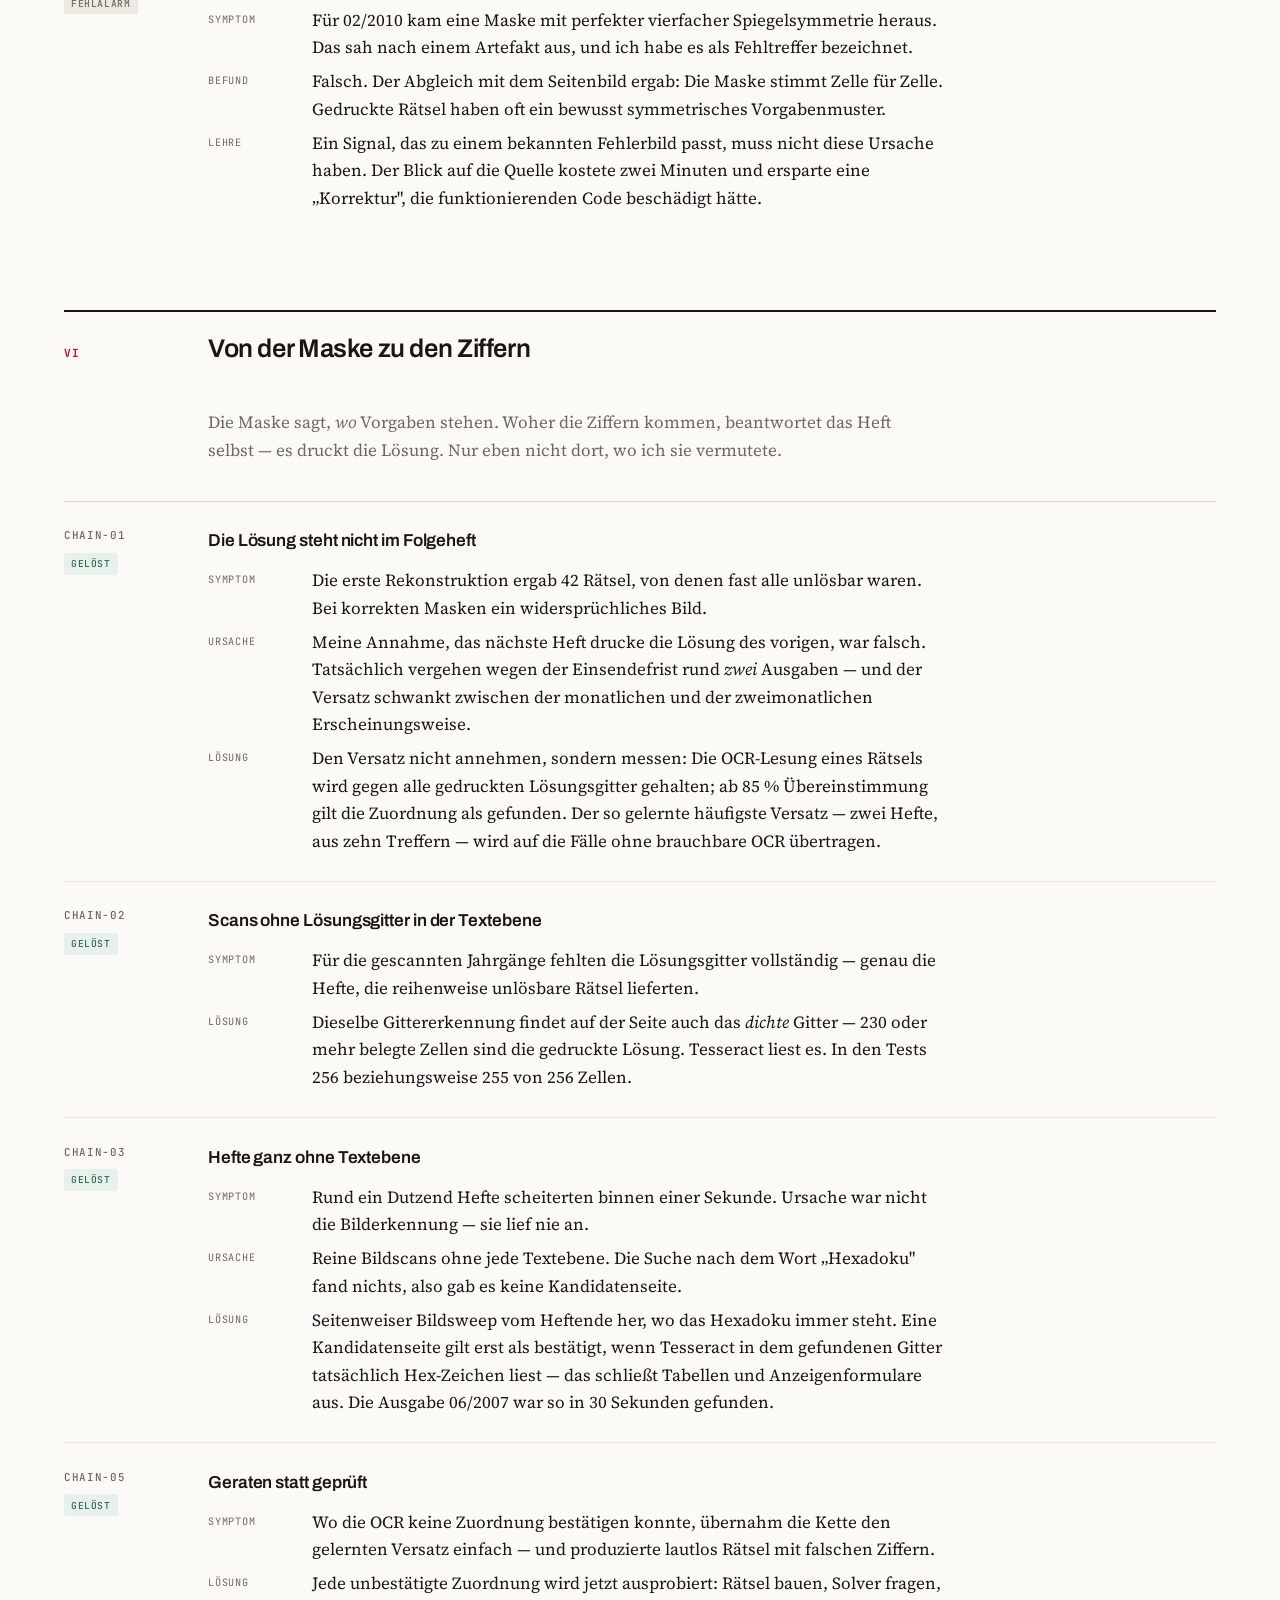
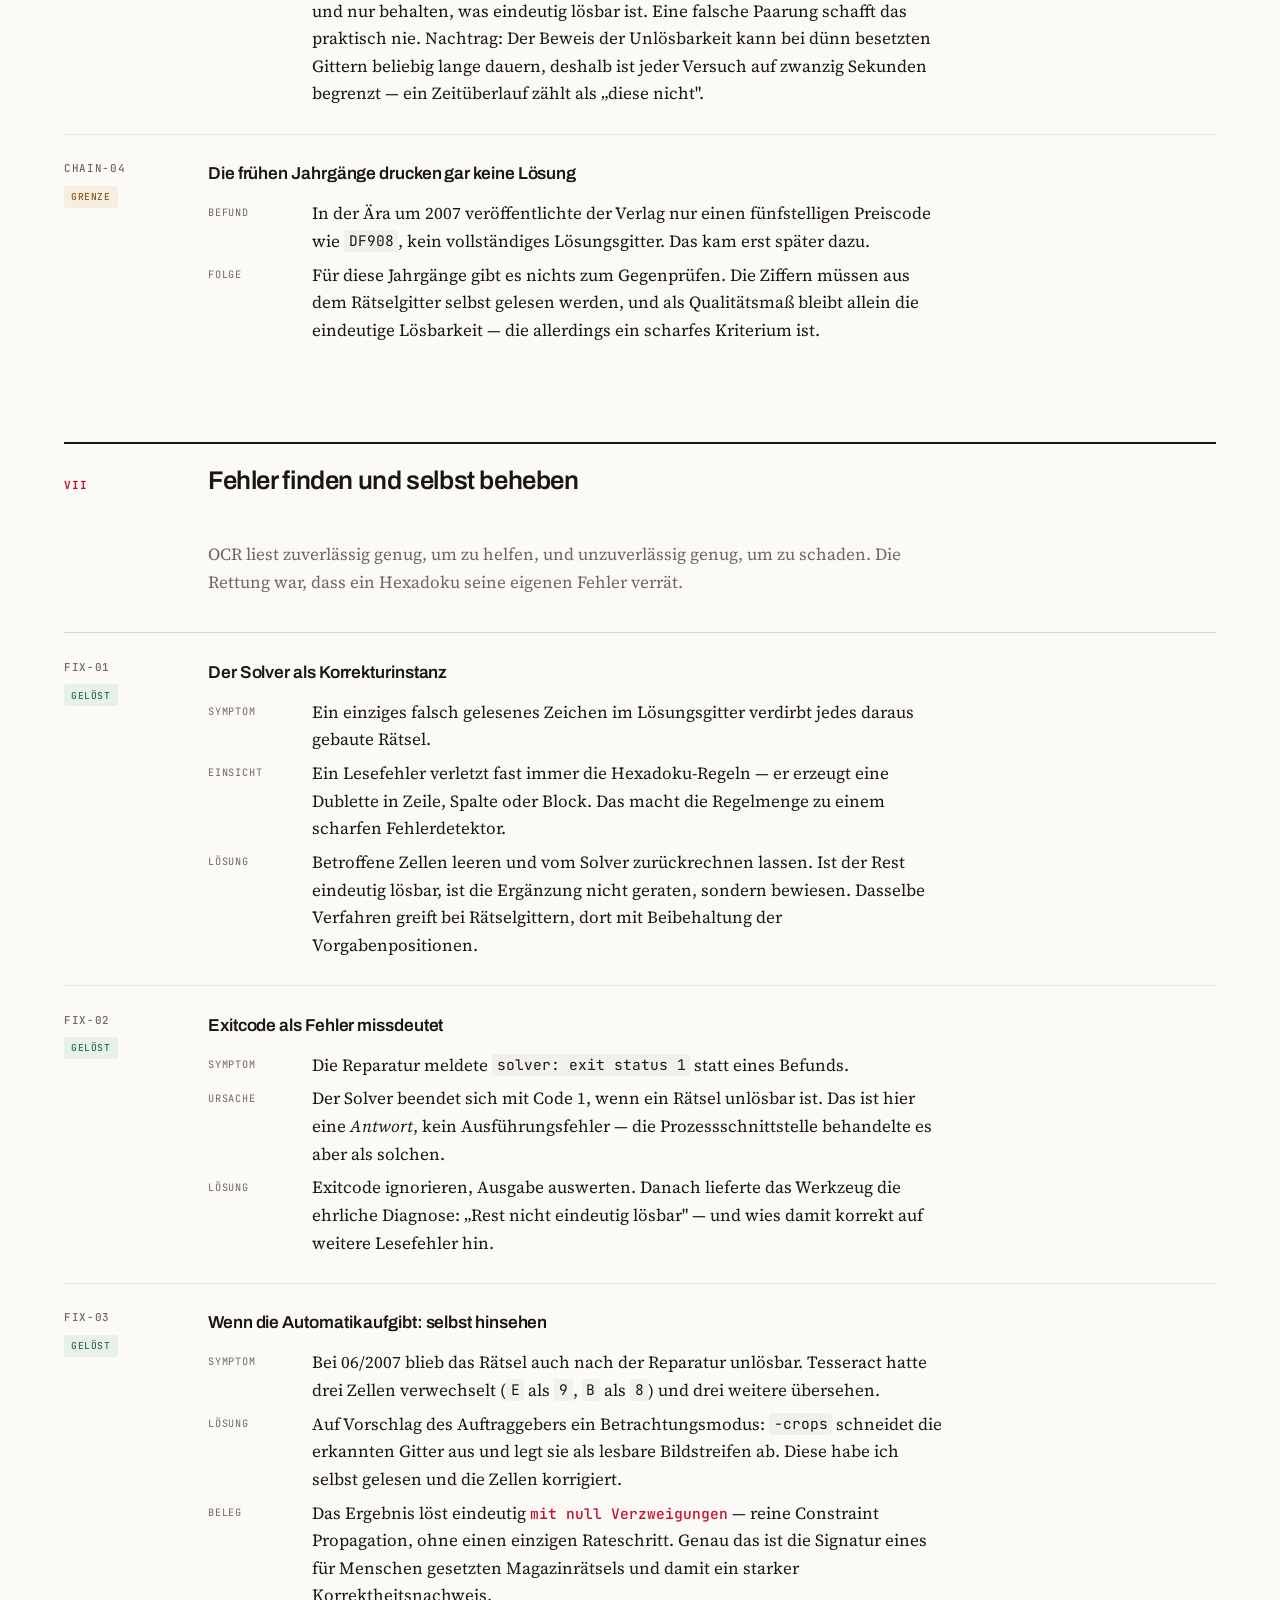
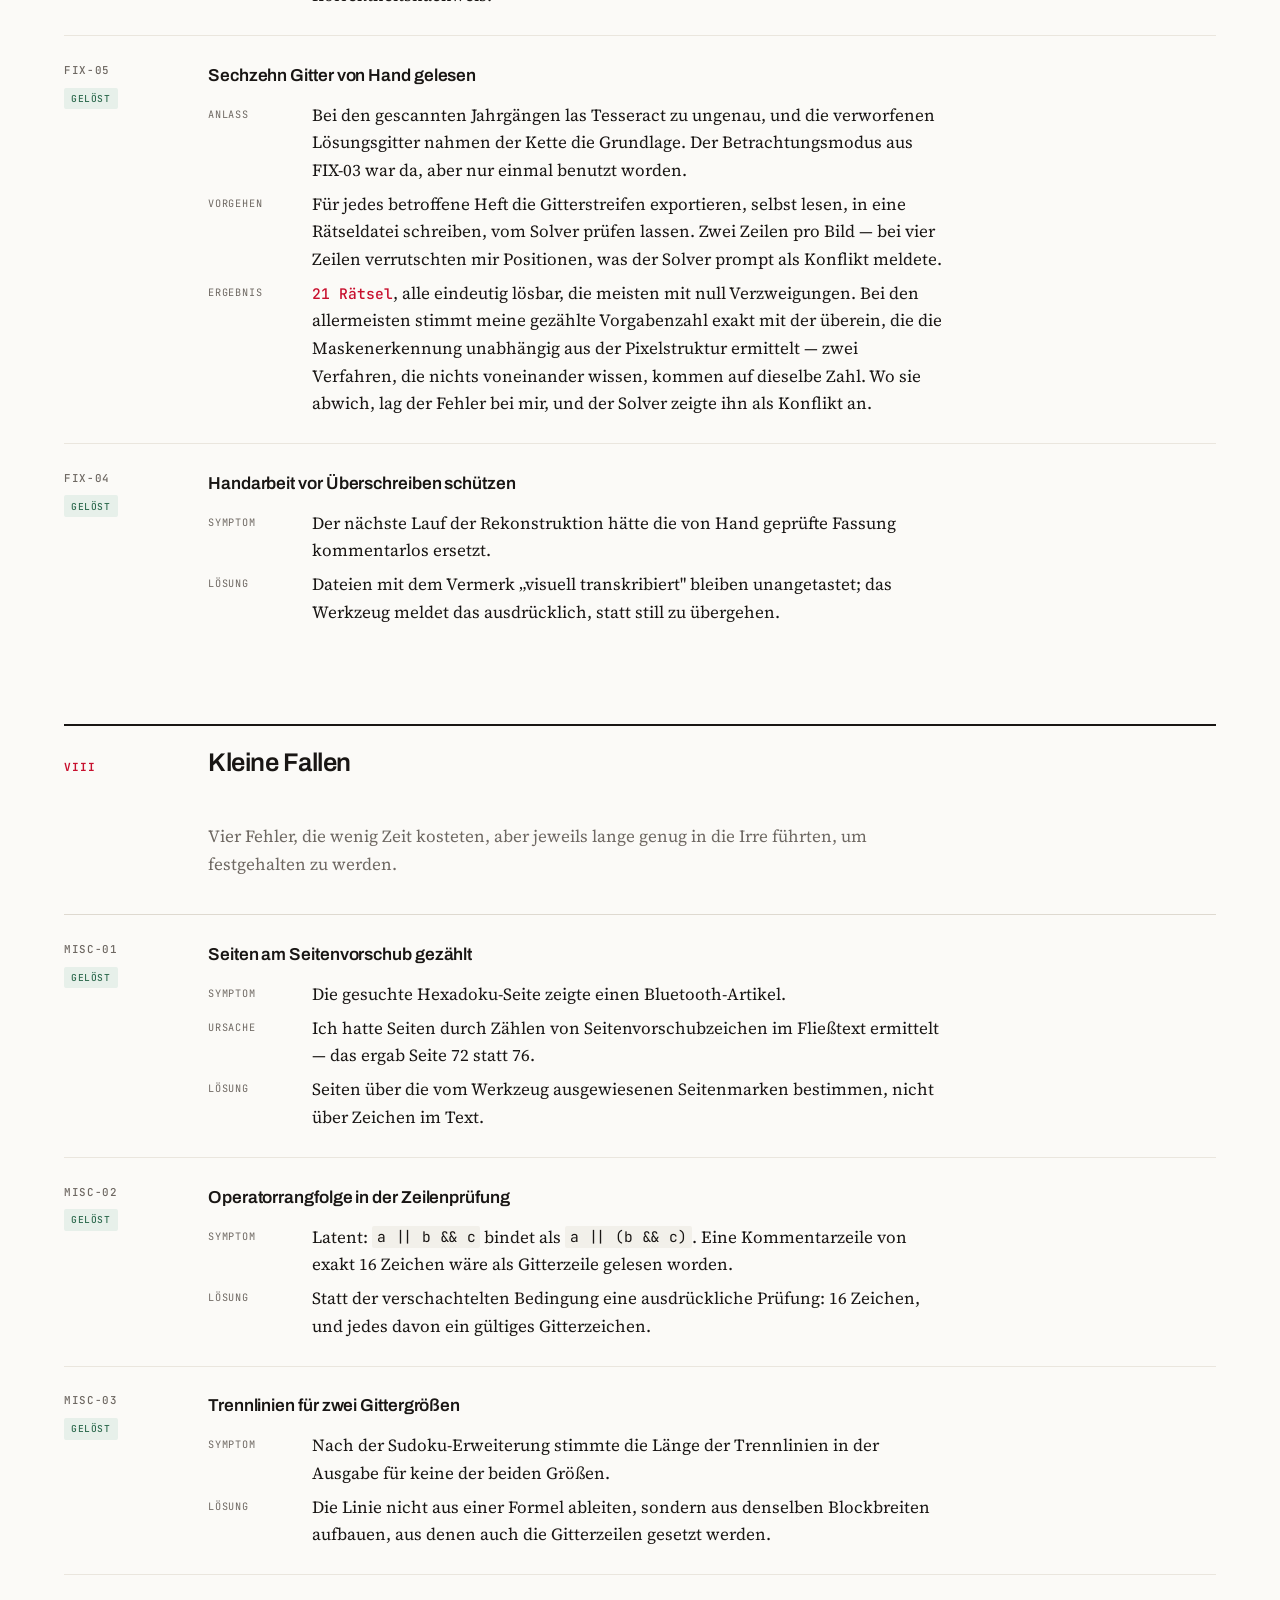
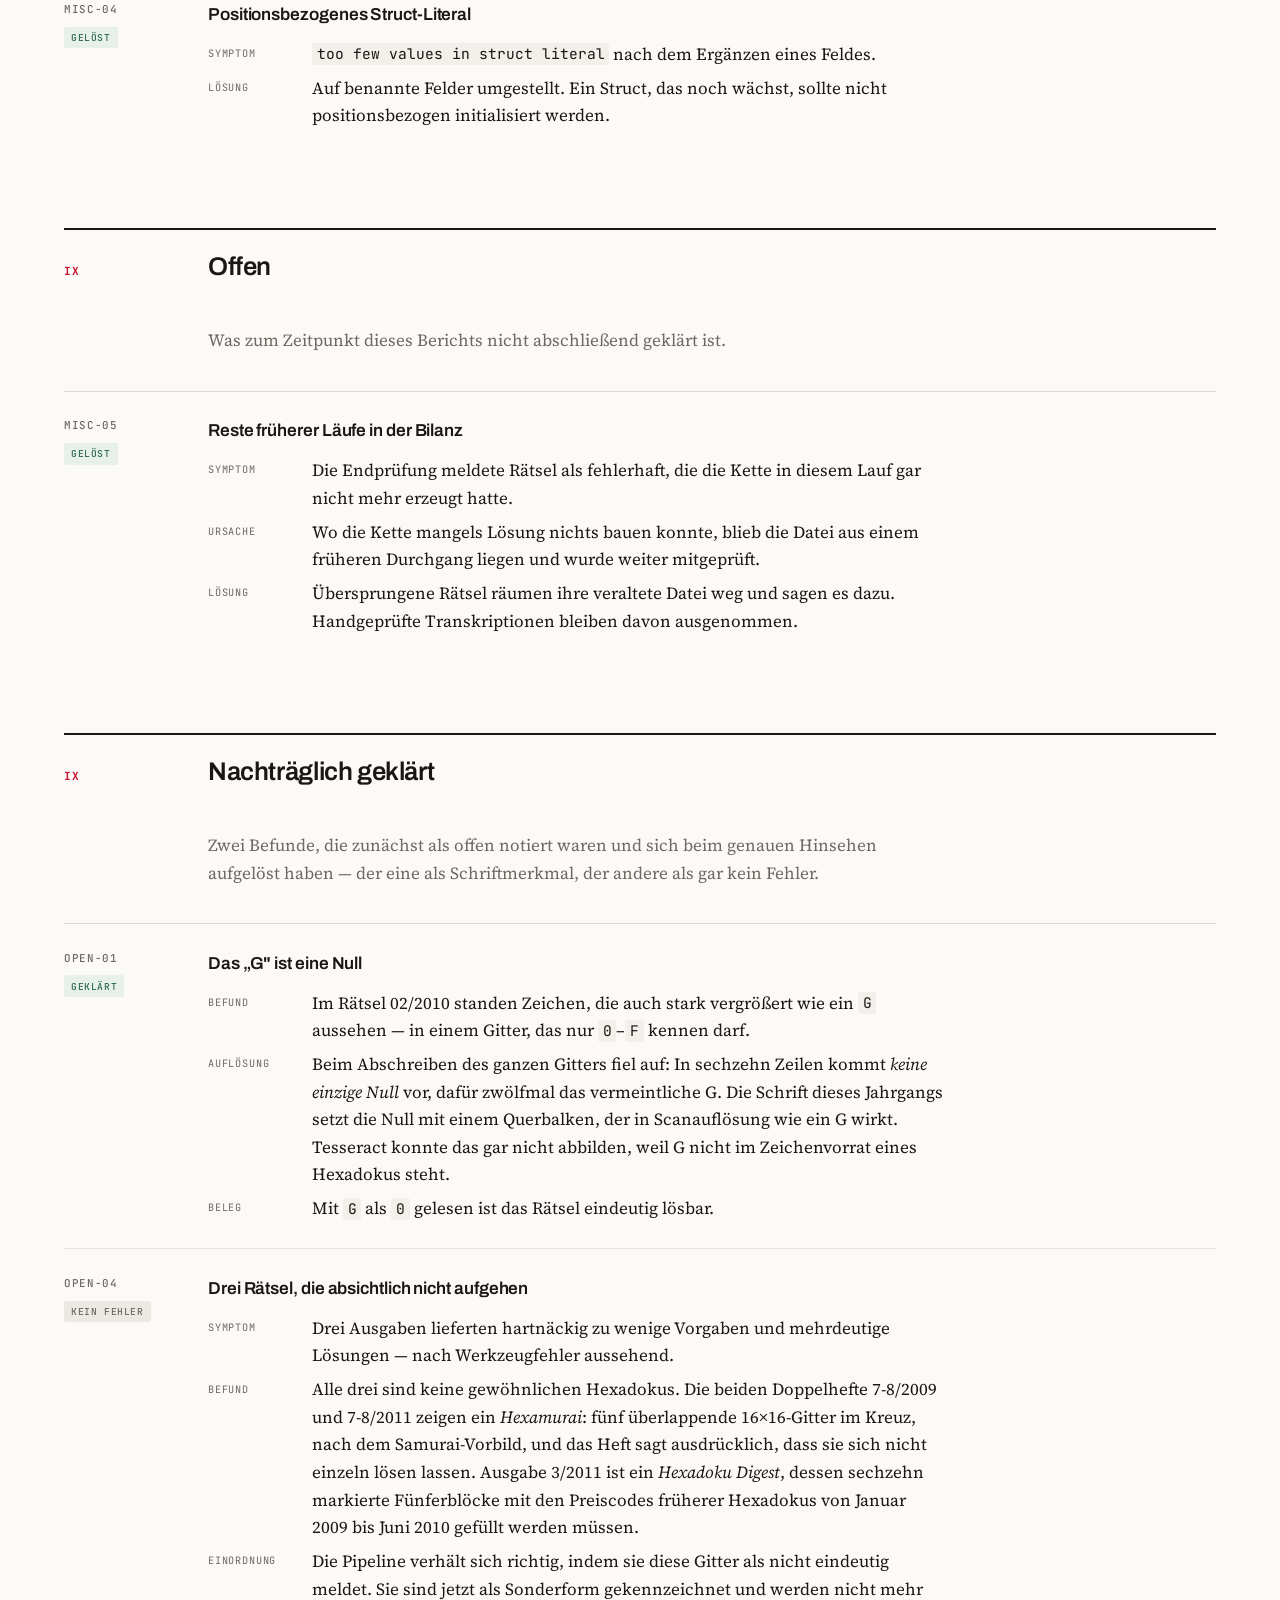
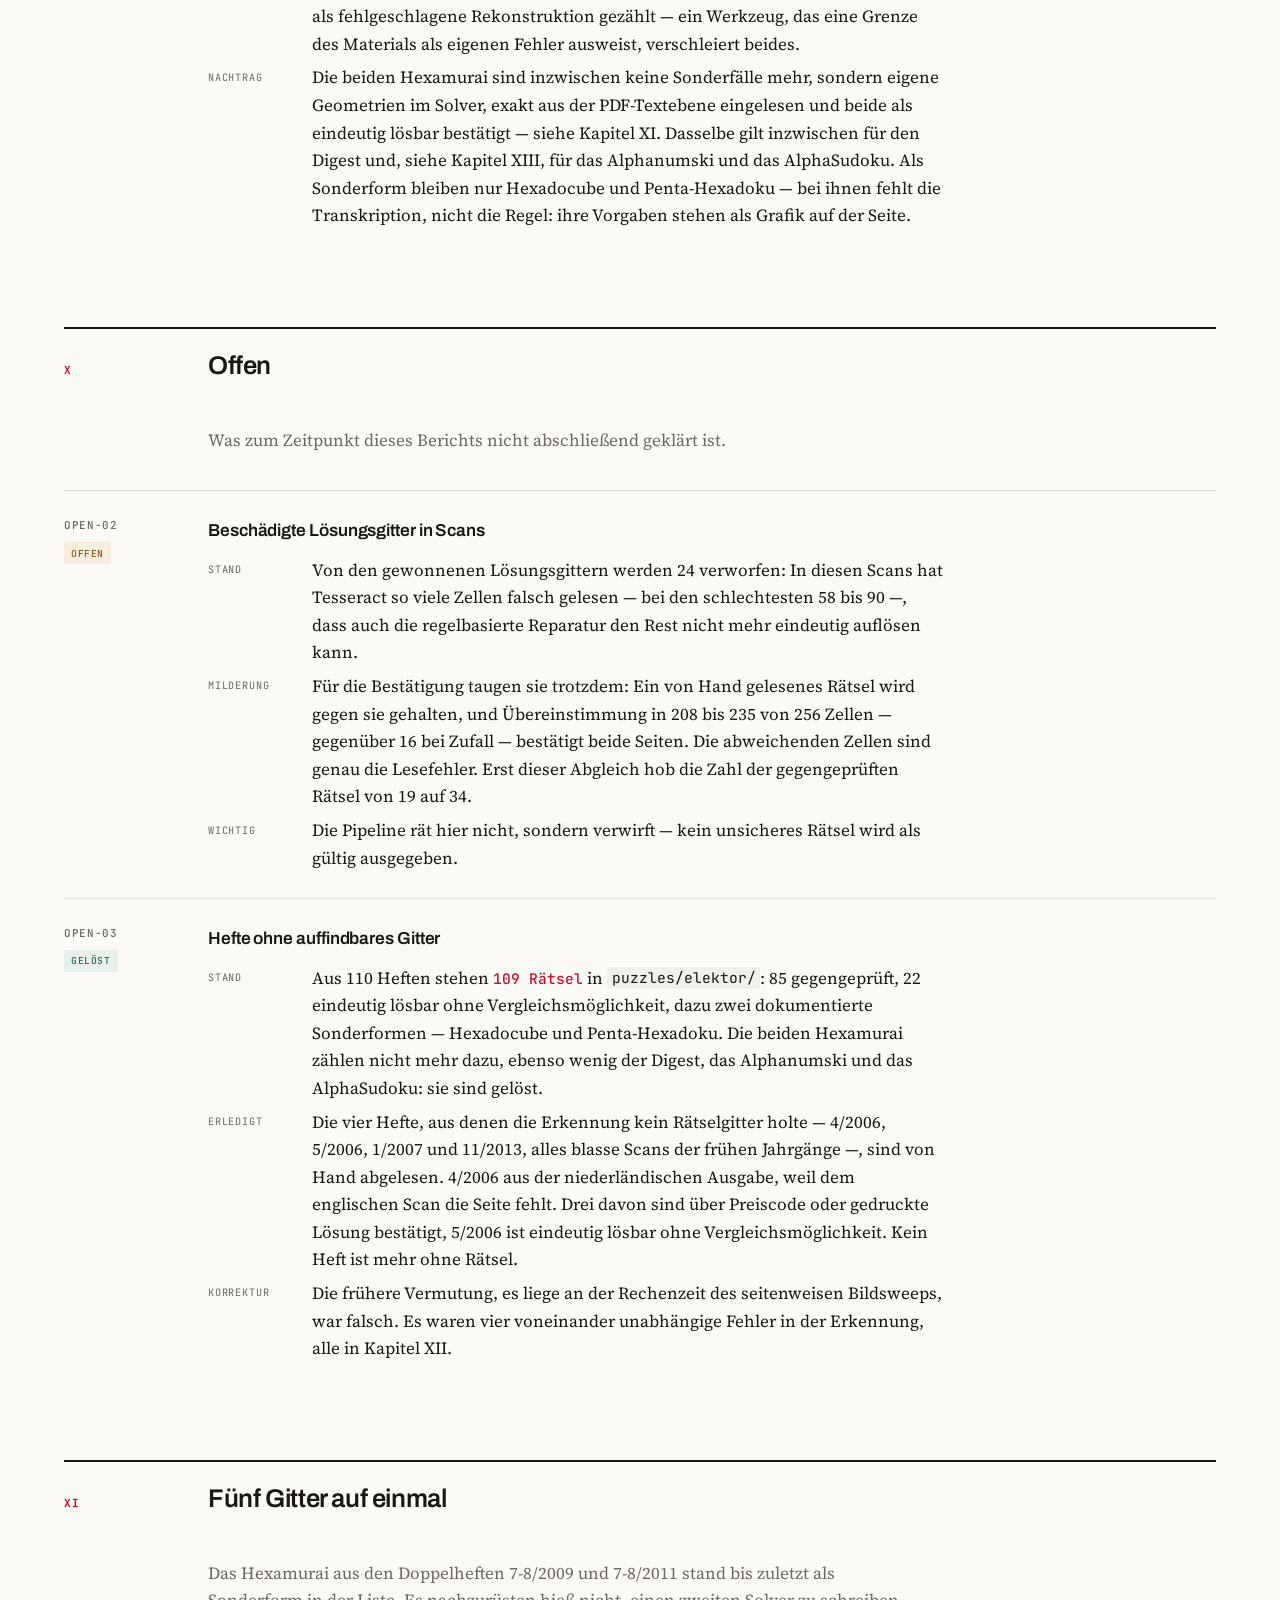
<file: docs/werkstattbericht.html>
<!doctype html>
<html lang="de">
<head>
<meta charset="utf-8">
<meta name="viewport" content="width=device-width, initial-scale=1">
</head>
<body>
<title>Hexadoku Werkstattbericht</title>
<link rel="preconnect" href="https://fonts.googleapis.com">
<link rel="preconnect" href="https://fonts.gstatic.com" crossorigin>
<link rel="stylesheet" href="https://fonts.googleapis.com/css2?family=Archivo:wght@500;600;700&family=Source+Serif+4:opsz,wght@8..60,400;8..60,600&family=JetBrains+Mono:wght@400;500;700&display=swap">

<style>
:root {
  --paper:      #FBFAF7;
  --paper-sunk: #F2F0EA;
  --ink:        #191614;
  --ink-soft:   #6E6862;
  --rule:       #DED9D0;
  --rule-soft:  #EAE6DE;
  --accent:     #C8102E;
  --accent-bg:  #FBE9EB;
  --ok:         #2F6B4F;
  --ok-bg:      #E7F0EA;
  --warn:       #8A5A12;
  --warn-bg:    #F6EEDF;
  --neutral-bg: #ECE9E2;

  --f-display: "Archivo", "Helvetica Neue", Arial, sans-serif;
  --f-body:    "Source Serif 4", Georgia, "Times New Roman", serif;
  --f-mono:    "JetBrains Mono", ui-monospace, "SF Mono", Menlo, Consolas, monospace;
}

@media (prefers-color-scheme: dark) {
  :root:not([data-theme="light"]) {
    --paper:      #15130F;
    --paper-sunk: #1E1B16;
    --ink:        #EEEAE2;
    --ink-soft:   #9C948A;
    --rule:       #35302A;
    --rule-soft:  #262219;
    --accent:     #F2637A;
    --accent-bg:  #33191E;
    --ok:         #74C79C;
    --ok-bg:      #16281F;
    --warn:       #D8A75A;
    --warn-bg:    #2A2113;
    --neutral-bg: #241F19;
  }
}

:root[data-theme="dark"] {
  --paper:      #15130F;
  --paper-sunk: #1E1B16;
  --ink:        #EEEAE2;
  --ink-soft:   #9C948A;
  --rule:       #35302A;
  --rule-soft:  #262219;
  --accent:     #F2637A;
  --accent-bg:  #33191E;
  --ok:         #74C79C;
  --ok-bg:      #16281F;
  --warn:       #D8A75A;
  --warn-bg:    #2A2113;
  --neutral-bg: #241F19;
}

* { box-sizing: border-box; }

body {
  margin: 0;
  background: var(--paper);
  color: var(--ink);
  font-family: var(--f-body);
  font-size: 17px;
  line-height: 1.62;
  -webkit-font-smoothing: antialiased;
}

.wrap {
  max-width: 76rem;
  margin: 0 auto;
  padding: 0 2rem 6rem;
}

/* ---------- Kopf ---------- */

.masthead {
  border-bottom: 2px solid var(--ink);
  padding: 3.5rem 0 1.25rem;
  display: grid;
  grid-template-columns: minmax(0, 1fr) auto;
  gap: 2.5rem;
  align-items: end;
}

.eyebrow {
  font-family: var(--f-mono);
  font-size: 0.7rem;
  font-weight: 500;
  letter-spacing: 0.16em;
  text-transform: uppercase;
  color: var(--accent);
  margin: 0 0 1rem;
}

h1 {
  font-family: var(--f-display);
  font-weight: 700;
  font-size: clamp(2.4rem, 6vw, 4rem);
  line-height: 1.02;
  letter-spacing: -0.025em;
  margin: 0;
  text-wrap: balance;
}

.standfirst {
  margin: 1.5rem 0 0;
  max-width: 42rem;
  font-size: 1.15rem;
  color: var(--ink-soft);
}

/* echtes 16x16-Gitter: Elektor 06-2007, per Sichtprüfung gerettet */
.grid-art {
  display: grid;
  grid-template-columns: repeat(16, 1fr);
  width: 17rem;
  aspect-ratio: 1;
  border: 1.5px solid var(--ink);
  background: var(--ink);
  gap: 0.5px;
  flex: none;
}
.grid-art span {
  background: var(--paper);
  font-family: var(--f-mono);
  font-size: 0.52rem;
  font-weight: 500;
  display: grid;
  place-items: center;
  color: var(--ink);
}
.grid-art span.b { box-shadow: inset 0 0 0 0.5px var(--rule); }
.grid-art span.g { background: var(--accent-bg); }
@media (max-width: 860px) { .grid-art { display: none; } }

.grid-cap {
  font-family: var(--f-mono);
  font-size: 0.62rem;
  letter-spacing: 0.04em;
  color: var(--ink-soft);
  text-align: right;
  margin: 0.6rem 0 0;
  max-width: 17rem;
  line-height: 1.5;
}

/* ---------- Kennzahlen ---------- */

.figures {
  display: grid;
  grid-template-columns: repeat(auto-fit, minmax(9rem, 1fr));
  gap: 0;
  border-bottom: 1px solid var(--rule);
  margin-bottom: 4rem;
}

.fig {
  padding: 1.5rem 1.5rem 1.5rem 0;
  border-right: 1px solid var(--rule-soft);
}
.fig:last-child { border-right: 0; }

.fig b {
  display: block;
  font-family: var(--f-display);
  font-weight: 700;
  font-size: 2rem;
  letter-spacing: -0.02em;
  font-variant-numeric: tabular-nums;
  line-height: 1.1;
}
.fig span {
  display: block;
  font-family: var(--f-mono);
  font-size: 0.66rem;
  letter-spacing: 0.08em;
  text-transform: uppercase;
  color: var(--ink-soft);
  margin-top: 0.45rem;
}

/* ---------- Abschnitte ---------- */

.chapter { margin-bottom: 4.5rem; }

.chapter-head {
  display: grid;
  grid-template-columns: 7rem minmax(0, 1fr);
  gap: 2rem;
  align-items: baseline;
  border-top: 2px solid var(--ink);
  padding-top: 1rem;
  margin-bottom: 2.25rem;
}

.chapter-head .num {
  font-family: var(--f-mono);
  font-size: 0.7rem;
  font-weight: 700;
  letter-spacing: 0.1em;
  color: var(--accent);
}

.chapter-head h2 {
  font-family: var(--f-display);
  font-weight: 600;
  font-size: 1.6rem;
  letter-spacing: -0.015em;
  margin: 0;
  text-wrap: balance;
}

.chapter-head p {
  grid-column: 2;
  margin: 0.5rem 0 0;
  color: var(--ink-soft);
  max-width: 44rem;
}

/* ---------- Einträge ---------- */

.entry {
  display: grid;
  grid-template-columns: 7rem minmax(0, 1fr);
  gap: 2rem;
  padding: 1.6rem 0;
  border-top: 1px solid var(--rule-soft);
}
.entry:first-of-type { border-top: 1px solid var(--rule); }

.entry .rail {
  display: flex;
  flex-direction: column;
  gap: 0.5rem;
  align-items: flex-start;
}

.tag {
  font-family: var(--f-mono);
  font-size: 0.68rem;
  font-weight: 500;
  letter-spacing: 0.06em;
  color: var(--ink-soft);
  font-variant-numeric: tabular-nums;
}

.chip {
  font-family: var(--f-mono);
  font-size: 0.6rem;
  font-weight: 500;
  letter-spacing: 0.06em;
  text-transform: uppercase;
  padding: 0.2rem 0.45rem;
  border-radius: 2px;
  white-space: nowrap;
}
.chip-ok      { background: var(--ok-bg);      color: var(--ok); }
.chip-open    { background: var(--warn-bg);    color: var(--warn); }
.chip-neutral { background: var(--neutral-bg); color: var(--ink-soft); }

.entry h3 {
  font-family: var(--f-display);
  font-weight: 600;
  font-size: 1.08rem;
  letter-spacing: -0.005em;
  margin: 0 0 0.75rem;
  text-wrap: balance;
}

.entry dl {
  margin: 0;
  display: grid;
  gap: 0.4rem;
  max-width: 46rem;
}
.entry dl > div {
  display: grid;
  grid-template-columns: 5.5rem minmax(0, 1fr);
  gap: 1rem;
}
.entry dt {
  font-family: var(--f-mono);
  font-size: 0.64rem;
  letter-spacing: 0.08em;
  text-transform: uppercase;
  color: var(--ink-soft);
  padding-top: 0.32rem;
}
.entry dd { margin: 0; }

@media (max-width: 700px) {
  .entry, .chapter-head { grid-template-columns: minmax(0, 1fr); gap: 0.75rem; }
  .chapter-head p { grid-column: 1; }
  .entry .rail { flex-direction: row; align-items: center; gap: 0.75rem; }
  .entry dl > div { grid-template-columns: minmax(0, 1fr); gap: 0.1rem; }
  .entry dt { padding-top: 0.4rem; }
}

code {
  font-family: var(--f-mono);
  font-size: 0.86em;
  background: var(--paper-sunk);
  padding: 0.1em 0.32em;
  border-radius: 2px;
  overflow-wrap: break-word;
}

.win {
  display: inline-block;
  font-family: var(--f-mono);
  font-size: 0.86em;
  font-weight: 500;
  color: var(--accent);
  font-variant-numeric: tabular-nums;
  white-space: nowrap;
}

/* ---------- Schluss ---------- */

.closing {
  border-top: 2px solid var(--ink);
  padding-top: 1.75rem;
  display: grid;
  grid-template-columns: 7rem minmax(0, 1fr);
  gap: 2rem;
}
.closing .num {
  font-family: var(--f-mono);
  font-size: 0.7rem;
  font-weight: 700;
  letter-spacing: 0.1em;
  color: var(--accent);
}
.closing h2 {
  font-family: var(--f-display);
  font-weight: 600;
  font-size: 1.6rem;
  margin: 0 0 1rem;
  letter-spacing: -0.015em;
}
.closing p { max-width: 44rem; margin: 0 0 1rem; }
.closing p:last-child { margin-bottom: 0; }
@media (max-width: 700px) {
  .closing { grid-template-columns: minmax(0, 1fr); gap: 0.75rem; }
}
</style>
<style>
/* zurück zur Übersicht - passt sich den Tokens dieser Seite an */
.backlink {
  display: inline-flex;
  align-items: center;
  gap: 0.45em;
  font-family: var(--f-mono);
  font-size: 0.72rem;
  font-weight: 500;
  letter-spacing: 0.1em;
  text-transform: uppercase;
  color: var(--accent);
  text-decoration: underline;
  text-decoration-color: color-mix(in srgb, var(--accent) 35%, transparent);
  text-decoration-thickness: 1px;
  text-underline-offset: 4px;
}
.backlink .arrow { display: inline-block; text-decoration: none; transition: transform 0.14s ease-out; }
.backlink:hover, .backlink:focus-visible { text-decoration-color: var(--accent); }
.backlink:hover .arrow, .backlink:focus-visible .arrow { transform: translateX(-0.25em); }
.backhome { display: block; border-top: 1px solid var(--rule); margin-top: 2.5rem; padding-top: 1.4rem; }
.backhome .backlink { font-size: 0.8rem; }
/* the bar now opens the page, so the masthead starts higher; without
   the chip the left column would otherwise hang far below the art */
.masthead { padding-top: 2.4rem; align-items: start; }
.pagenav {
  display: flex;
  flex-wrap: wrap;
  gap: 0.4rem 1.6rem;
  padding: 1.1rem 0;
  border-bottom: 1px solid var(--rule);
  font-family: var(--f-mono);
  font-size: 0.68rem;
  letter-spacing: 0.06em;
  text-transform: uppercase;
}
.pagenav a {
  color: color-mix(in srgb, var(--ink) 58%, transparent);
  text-decoration: none;
  border-bottom: 1px solid transparent;
}
.pagenav a:hover { color: var(--ink); border-bottom-color: var(--accent); }
/* accent is reserved for the way back, so the current page is marked
   by weight and a rule instead - otherwise two entries look alike */
.pagenav a[aria-current="page"] { color: var(--ink); border-bottom-color: var(--ink); }
.pagenav a.home { color: var(--accent); font-weight: 500; margin-right: 0.4rem; }
.pagenav a.home:hover { border-bottom-color: var(--accent); }

</style>

<div class="wrap">

<nav class="pagenav">
  <a href="index.html" class="home">&#8592; Übersicht</a>
  <a href="werkstattbericht.html" aria-current="page">Werkstattbericht</a>
  <a href="suchbaum.html">Suchbaum</a>
  <a href="hexamurai.html">Hexamurai</a>
  <a href="hexadocube.html">Hexadocube</a>
  <a href="penta-hexadoku.html">EUC Penta-Hexadoku</a>
  <a href="digest.html">Hexadoku Digest</a>
  <a href="fremdformate.html">Fremdformate</a>
</nav>

<header class="masthead">
  <div>
    <p class="eyebrow">Werkstattbericht · Solver &amp; Archivpipeline</p>
    <h1>Hexadoku</h1>
    <p class="standfirst">
      Vom C++-Brute-Force-Solver zur Go-Fassung mit Bitmasken — und weiter zu einer
      Pipeline, die 16×16-Rätsel aus zehn Jahrgängen Elektor-Scans zurückgewinnt,
      und zuletzt zum Hexamurai aus fünf verschränkten Gittern.
      Dies ist die Liste dessen, was dabei schiefging, und wie es gelöst wurde.
    </p>
  </div>
  <div>
    <div class="grid-art" id="gridArt" aria-label="Hexadoku aus Elektor 06-2007"></div>
    <p class="grid-cap">Elektor 06-2007 · per Sichtprüfung gerettet<br>120 Vorgaben · löst mit 0 Verzweigungen</p>
  </div>
</header>

<section class="figures">
  <div class="fig"><b>600 ms → 32 µs</b><span>Pro Lösung</span></div>
  <div class="fig"><b>110</b><span>Hefte geladen</span></div>
  <div class="fig"><b>47 → 98</b><span>Hefte mit Ausbeute</span></div>
  <div class="fig"><b>86</b><span>Rätsel gewonnen</span></div>
  <div class="fig"><b>67</b><span>Gegengeprüft</span></div>
  <div class="fig"><b>26</b><span>Von Hand gelesen</span></div>
  <div class="fig"><b>1088 · 768</b><span>Zellen der zwei Hexamurai</span></div>
</section>

<!-- ============ 1 ============ -->
<section class="chapter">
  <div class="chapter-head">
    <span class="num">I</span>
    <h2>Werkzeugkette und Build</h2>
    <p>Die Startbedingungen: kein Go auf dem Rechner, und ein Repository, dessen einzige
       Quelldatei den Go-Build blockiert.</p>
  </div>

  <article class="entry">
    <div class="rail"><span class="tag">BUILD-01</span><span class="chip chip-ok">gelöst</span></div>
    <div>
      <h3>Kein Go installiert</h3>
      <dl>
        <div><dt>Symptom</dt><dd><code>go</code> ist kein bekannter Befehl.</dd></div>
        <div><dt>Lösung</dt><dd>Go 1.26.7 per <code>winget install GoLang.Go</code>. Nachtrag: Der Installer setzt PATH erst für neue Sitzungen — in jeder Shell dieser Sitzung muss <code>C:\Program Files\Go\bin</code> vorangestellt werden, sonst scheitert der nächste Aufruf wieder.</dd></div>
      </dl>
    </div>
  </article>

  <article class="entry">
    <div class="rail"><span class="tag">BUILD-02</span><span class="chip chip-ok">gelöst</span></div>
    <div>
      <h3>C++-Datei blockiert den Go-Build</h3>
      <dl>
        <div><dt>Symptom</dt><dd><code>C++ source files not allowed when not using cgo or SWIG</code> — der Go-Build bricht ab, obwohl die <code>.cpp</code> gar nicht gebraucht wird.</dd></div>
        <div><dt>Ursache</dt><dd>Go beansprucht das Paketverzeichnis exklusiv und lehnt fremde Quelldateien ab.</dd></div>
        <div><dt>Lösung</dt><dd>Die Referenzimplementierung per <code>git mv</code> nach <code>cpp/</code> verschoben — Historie bleibt erhalten, sie ist weiter als Vergleichsmaßstab übersetzbar.</dd></div>
      </dl>
    </div>
  </article>
</section>

<!-- ============ 2 ============ -->
<section class="chapter">
  <div class="chapter-head">
    <span class="num">II</span>
    <h2>Der Solver</h2>
    <p>Die Portierung selbst war unspektakulär. Interessant wurde es bei der Frage, was
       Verallgemeinerung kostet — und daran, dass die ersten Messungen nichts taugten.</p>
  </div>

  <article class="entry">
    <div class="rail"><span class="tag">SOLV-01</span><span class="chip chip-ok">gelöst</span></div>
    <div>
      <h3>Ein Objekt pro Suchknoten</h3>
      <dl>
        <div><dt>Symptom</dt><dd>Der C++-Solver braucht rund 600 ms für ein Rätsel, das kaum Rateschritte erfordert.</dd></div>
        <div><dt>Ursache</dt><dd>Jeder Verzweigungsknoten kopierte ein Objekt mit 256 <code>vector&lt;bool&gt;</code>-Zellen — Heap-Allokation im heißesten Pfad.</dd></div>
        <div><dt>Lösung</dt><dd>Kandidatenmengen als <code>uint16</code>-Bitmasken; der komplette Zustand liegt in einem flachen Struct von ~350 Byte. Backtracking ist eine Struct-Kopie, keine Allokation. <code>OnesCount16</code>/<code>TrailingZeros16</code> werden auf amd64 zu <code>POPCNT</code>/<code>TZCNT</code>. Ergebnis: <span class="win">32 µs statt 600 ms</span>.</dd></div>
      </dl>
    </div>
  </article>

  <article class="entry">
    <div class="rail"><span class="tag">SOLV-02</span><span class="chip chip-ok">gelöst</span></div>
    <div>
      <h3>Kostet die Sudoku-Unterstützung Tempo?</h3>
      <dl>
        <div><dt>Symptom</dt><dd>Für 9×9 musste die Gittergröße zur Laufzeitvariablen werden. Damit entfielen Compile-Zeit-Konstanten wie <code>k&gt;&gt;4</code> und <code>k&amp;15</code>; Zeilen- und Spaltenindex kamen aus Tabellen.</dd></div>
        <div><dt>Lösung</dt><dd>Die heißen Routinen existieren bewusst doppelt (<code>solver.go</code>): 16×16 nutzt Schiebeoperationen, 9×9 konstante Divisionen, die der Compiler in Multiplikationen umschreibt. Das brachte gegenüber einem größengenerischen Kern rund <span class="win">13 %</span> auf schweren Hexadokus — die Integration kostete am Ende nichts.</dd></div>
      </dl>
    </div>
  </article>

  <article class="entry">
    <div class="rail"><span class="tag">SOLV-03</span><span class="chip chip-ok">gelöst</span></div>
    <div>
      <h3>Messungen, die alles und nichts zeigten</h3>
      <dl>
        <div><dt>Symptom</dt><dd>Dieselbe Binärdatei lieferte 50, 59 und 62 µs in drei aufeinanderfolgenden Läufen. Auf dieser Grundlage war die Frage aus SOLV-02 nicht zu beantworten.</dd></div>
        <div><dt>Ursache</dt><dd>Zu wenige Wiederholungen und Konkurrenz durch andere Prozesse — im Hintergrund liefen Downloads.</dd></div>
        <div><dt>Lösung</dt><dd>20 000 statt 1 000 Durchläufe, gestartet mit erhöhter Prozesspriorität. Danach reproduzierbar 32,0 µs beziehungsweise 3,76 ms für das schwerste Rätsel.</dd></div>
      </dl>
    </div>
  </article>

  <article class="entry">
    <div class="rail"><span class="tag">SOLV-04</span><span class="chip chip-ok">gelöst</span></div>
    <div>
      <h3>Mehrere Rätsel in einer Datei</h3>
      <dl>
        <div><dt>Symptom</dt><dd>Die selbst erzeugten Rätseldateien enthalten drei Gitter, durch Leerzeilen getrennt. Der Parser zählte 243 Zellen und meldete Unsinn.</dd></div>
        <div><dt>Lösung</dt><dd>Blockerkennung an Leerzeilen; zusätzlich ein Sammlungsmodus für Dateien mit einem vollständigen Rätsel pro Zeile, wie ihn Norvigs <code>top95</code> verwendet.</dd></div>
      </dl>
    </div>
  </article>
</section>

<!-- ============ 3 ============ -->
<section class="chapter">
  <div class="chapter-head">
    <span class="num">III</span>
    <h2>An die Rätsel kommen</h2>
    <p>Die Originale liegen hinter der Bezahlschranke des Verlags. Der Weg dorthin führte
       über Sekundärquellen — und über einen Browser, der lokale Dateien nicht anfasst.</p>
  </div>

  <article class="entry">
    <div class="rail"><span class="tag">SRC-01</span><span class="chip chip-ok">gelöst</span></div>
    <div>
      <h3>Elektor-Rätsel hinter der Paywall</h3>
      <dl>
        <div><dt>Symptom</dt><dd>Die Hexadoku-Seiten der Ausgaben sind auf der Verlagsseite nur gegen Bezahlung einsehbar; GitHub-Sammlungen enthalten Fremdrätsel, keine Elektor-Originale.</dd></div>
        <div><dt>Lösung</dt><dd>Auf Hinweis des Auftraggebers über Archivbestände: archive.org führt die Jahrgänge als Scans. Zwei Sammlungen decken 2006 bis 2016 ab — genau die Hexadoku-Ära. Ein eigener Downloader holt sie wiederaufnahmefähig und größenverifiziert.</dd></div>
      </dl>
    </div>
  </article>

  <article class="entry">
    <div class="rail"><span class="tag">SRC-02</span><span class="chip chip-ok">gelöst</span></div>
    <div>
      <h3>Der Browser öffnet keine lokalen Dateien</h3>
      <dl>
        <div><dt>Symptom</dt><dd>Um eine PDF-Seite vergrößert zu betrachten, sollte sie im Browser geöffnet werden. <code>file://</code>-Adressen werden abgewiesen.</dd></div>
        <div><dt>Lösung</dt><dd>Ein sechszeiliger Go-Dateiserver auf <code>127.0.0.1</code>. Nachtrag: Als Hintergrundprozess per <code>go run</code> gestartet, war er nicht erreichbar — <code>go run</code> beendet sich mitsamt Kindprozess. Erst kompilieren, dann starten.</dd></div>
      </dl>
    </div>
  </article>
</section>

<!-- ============ 4 ============ -->
<section class="chapter">
  <div class="chapter-head">
    <span class="num">IV</span>
    <h2>PDF-Verarbeitung</h2>
    <p>Der teuerste Irrweg des Projekts. Eine Go-Bibliothek schien naheliegend und kostete
       drei Fehlerklassen, einen Speicherüberlauf und einen kompletten Umbau.</p>
  </div>

  <article class="entry">
    <div class="rail"><span class="tag">PDF-01</span><span class="chip chip-ok">gelöst</span></div>
    <div>
      <h3>Endlosschleife und Speicherüberlauf</h3>
      <dl>
        <div><dt>Symptom</dt><dd>Bei der Ausgabe 01/2006 kehrte der Extraktor nie zurück. Der Auftraggeber meldete: RAM am Anschlag.</dd></div>
        <div><dt>Ursache</dt><dd>Die Go-Bibliothek <code>ledongthuc/pdf</code> lief bei defekten Objekt-Offsets in eine Allokationsschleife. Der erste Schutz — Zeitlimit von 120 Sekunden — griff zu spät: Der Speicher war lange vorher voll.</dd></div>
        <div><dt>Lösung</dt><dd>Sofort: Prozesse beendet, Batch-Skript auf halbsekündliches Nachsehen umgestellt, Notbremse bei 3 GB Prozessspeicher, zusätzlich <code>GOMEMLIMIT=1GiB</code>. Dauerhaft: siehe PDF-04.</dd></div>
      </dl>
    </div>
  </article>

  <article class="entry">
    <div class="rail"><span class="tag">PDF-02</span><span class="chip chip-ok">gelöst</span></div>
    <div>
      <h3>Abstürze und verschlüsselte Hefte</h3>
      <dl>
        <div><dt>Symptom</dt><dd>Zwei weitere Fehlerklassen derselben Bibliothek: Panics beim Parsen beschädigter Objekte, und ein glattes Nein bei Heften mit Standardverschlüsselung (die sich ohne Passwort öffnen lassen).</dd></div>
        <div><dt>Lösung</dt><dd>Zwischenzeitlich abgefangen, endgültig erledigt durch den Werkzeugwechsel.</dd></div>
      </dl>
    </div>
  </article>

  <article class="entry">
    <div class="rail"><span class="tag">PDF-03</span><span class="chip chip-neutral">verworfen</span></div>
    <div>
      <h3>Erster Ausweg: pdfcpu</h3>
      <dl>
        <div><dt>Symptom</dt><dd>Der Versuch, eingebettete Bilder mit <code>pdfcpu</code> zu extrahieren, endete mit <code>cannot dereference page node</code>.</dd></div>
        <div><dt>Ursache</dt><dd>Dieselben defekten Offsets, an denen schon die Go-Bibliothek scheiterte. Die Archivscans sind strukturell fehlerhaft; nur ein Parser mit ausgereifter Reparaturlogik kommt damit zurecht.</dd></div>
      </dl>
    </div>
  </article>

  <article class="entry">
    <div class="rail"><span class="tag">PDF-04</span><span class="chip chip-ok">gelöst</span></div>
    <div>
      <h3>Wechsel auf poppler</h3>
      <dl>
        <div><dt>Lösung</dt><dd>Die Go-PDF-Bibliothek vollständig entfernt. Text kommt jetzt aus <code>pdftotext -bbox</code> — mit Koordinaten pro Wort, also genau das, was die Gittererkennung braucht —, Seitenbilder aus <code>pdftoppm</code>.</dd></div>
        <div><dt>Wirkung</dt><dd>Alle drei Fehlerklassen auf einen Schlag weg. Verarbeitete Hefte: <span class="win">47 → 87</span>. Die Ausgabe 01/2006, vorher der Speicherfresser, war danach in Sekunden erledigt.</dd></div>
      </dl>
    </div>
  </article>
</section>

<!-- ============ 5 ============ -->
<section class="chapter">
  <div class="chapter-head">
    <span class="num">V</span>
    <h2>Das Gitter im Bild finden</h2>
    <p>Die zentrale Entdeckung: Das aktuelle Rätsel ist auf der Heftseite eine Grafik,
       kein Text. Es musste also aus dem gerenderten Bild geometrisch rekonstruiert werden.</p>
  </div>

  <article class="entry">
    <div class="rail"><span class="tag">GRID-01</span><span class="chip chip-ok">gelöst</span></div>
    <div>
      <h3>Die Rätselziffern existieren nicht als Text</h3>
      <dl>
        <div><dt>Symptom</dt><dd>Die Textebene der Hexadoku-Seite enthält alle 256 Ziffern des <em>Lösungs</em>gitters, aber keine einzige aus dem Rätsel.</dd></div>
        <div><dt>Ursache</dt><dd>Der Verlag setzt das Rätsel als eingebettete Grafik.</dd></div>
        <div><dt>Lösung</dt><dd>Statt Zeichen zu lesen, wird die <em>Geometrie</em> rekonstruiert: Seite rendern, die 17 senkrechten und 17 waagerechten Gitterlinien finden, und pro Zelle prüfen, ob Farbe darin liegt. Das ergibt die Vorgabenmaske — welche Zellen belegt sind, ohne zu wissen womit.</dd></div>
      </dl>
    </div>
  </article>

  <article class="entry">
    <div class="rail"><span class="tag">GRID-02</span><span class="chip chip-ok">gelöst</span></div>
    <div>
      <h3>Haarlinien, die kein Lauf überlebt</h3>
      <dl>
        <div><dt>Symptom</dt><dd>Erkannt wurden nur die fetten Trennlinien der 4×4-Blöcke — vier statt siebzehn.</dd></div>
        <div><dt>Ursache</dt><dd>Die Zellenlinien sind hell und kantengeglättet; ein Test auf zusammenhängende dunkle Läufe erfasst sie nicht. In Scans sind sie zusätzlich unterbrochen.</dd></div>
        <div><dt>Lösung</dt><dd>Zwei Schwellwerte statt einem: ein strenger für Ziffern und fette Linien, ein milder für Haarlinien. Und zwei Verfahren: zusammenhängende Läufe für saubere Digitalsatz-Seiten, Abzählen dunkler Bildpunkte je Spalte und Zeile für Scans.</dd></div>
      </dl>
    </div>
  </article>

  <article class="entry">
    <div class="rail"><span class="tag">GRID-03</span><span class="chip chip-ok">gelöst</span></div>
    <div>
      <h3>Das Fenster rutscht ins Nachbargitter</h3>
      <dl>
        <div><dt>Symptom</dt><dd>Drei Anläufe, drei falsche Ergebnisse: 102 Vorgaben (eine Randspalte fehlte), dann 195 (das Fenster stand halb im Lösungsgitter), dann 192.</dd></div>
        <div><dt>Ursache</dt><dd>Beide Gitter stehen nebeneinander und haben denselben Zellenabstand. Jedes um eine Spalte verschobene 17er-Fenster ist genauso gleichmäßig wie das richtige — Gleichmäßigkeit allein entscheidet nicht.</dd></div>
        <div><dt>Lösung</dt><dd>Drei Kriterien zusammen: Die Lage des Lösungsgitters ist aus der Textebene punktgenau bekannt und wird ausgeschlossen; kein echtes Rätsel hat eine vollständig gefüllte Zeile oder Spalte; unter den verbleibenden Kandidaten gewinnt der mit den <em>meisten</em> Vorgaben, denn ein verschobenes Fenster verliert immer eine Randspalte. Ergebnis: <span class="win">110 Vorgaben</span> — Zelle für Zelle deckungsgleich mit der von Hand geprüften Fassung.</dd></div>
      </dl>
    </div>
  </article>

  <article class="entry">
    <div class="rail"><span class="tag">GRID-04</span><span class="chip chip-ok">gelöst</span></div>
    <div>
      <h3>Graue Preisfelder als Ziffern gezählt</h3>
      <dl>
        <div><dt>Symptom</dt><dd>Die im Heft grau hinterlegten Einsendefelder sind leer, wurden aber als Vorgaben gewertet.</dd></div>
        <div><dt>Lösung</dt><dd>Nicht „Farbe vorhanden", sondern ein Fensterkriterium: Eine Ziffer bedeckt wenige Prozent der Zellfläche. Alles über 45 % ist eine Flächenfüllung, kein Zeichen.</dd></div>
      </dl>
    </div>
  </article>

  <article class="entry">
    <div class="rail"><span class="tag">GRID-05</span><span class="chip chip-ok">gelöst</span></div>
    <div>
      <h3>Ein Gitter, wo keines ist</h3>
      <dl>
        <div><dt>Symptom</dt><dd>Nach der Umstellung auf Bildpunktzählung fand die Suche „Gitter" über Textspalten und Formularen.</dd></div>
        <div><dt>Lösung</dt><dd>Echtheitsprüfung: An einer echten Gitterlinie ist der überwiegende Teil der Bildpunkte entlang der ganzen Linie dunkel. Der Median über alle 34 Linien muss über 70 % liegen — mit einem Bildpunkt Spielraum für schiefe Scans. Textbereiche fallen dabei durch.</dd></div>
      </dl>
    </div>
  </article>

  <article class="entry">
    <div class="rail"><span class="tag">GRID-07</span><span class="chip chip-ok">gelöst</span></div>
    <div>
      <h3>Die Maske war zu grob aufgelöst</h3>
      <dl>
        <div><dt>Symptom</dt><dd>Ein Heft, das zuvor sauber durchlief, lieferte plötzlich 87 statt 108 Vorgaben — und war damit nicht mehr eindeutig lösbar.</dd></div>
        <div><dt>Ursache</dt><dd>Die Maske wurde auf dem 150-dpi-Rendering bestimmt. Dünn gedruckte Ziffern haben dort zu wenige dunkle Bildpunkte, um den Tintentest zu bestehen, und fallen still aus der Maske.</dd></div>
        <div><dt>Lösung</dt><dd>Die Seite wird ohnehin ein zweites Mal mit 300 dpi gerendert, weil die OCR das braucht. Die Maske wird jetzt dort bestimmt: gleiches Gitter, viermal so viele Bildpunkte pro Zelle. Bei mehreren Heften stieg die Vorgabenzahl dadurch um 20 bis 35.</dd></div>
      </dl>
    </div>
  </article>

  <article class="entry">
    <div class="rail"><span class="tag">GRID-08</span><span class="chip chip-ok">gelöst</span></div>
    <div>
      <h3>Layouts, deren Linien keine Suche findet</h3>
      <dl>
        <div><dt>Symptom</dt><dd>Die Jahrgänge 2015 und 2016 lieferten reihenweise verstümmelte Masken — 76 bis 90 Vorgaben statt der üblichen 110 bis 130 — und die OCR scheiterte dann ebenfalls, weil sie auf dem falschen Ausschnitt arbeitete.</dd></div>
        <div><dt>Ursache</dt><dd>Diese Ausgaben zeichnen das Gitter mit durchgehend dünnen, hellen Linien ohne die kräftigen Blockränder der früheren Jahrgänge. Beide Linienverfahren greifen zu kurz.</dd></div>
        <div><dt>Lösung</dt><dd>Nicht mehr suchen, sondern ableiten: Beide Gitter stehen nebeneinander und sind ähnlich groß, und die Geometrie des Lösungsgitters ist aus der Textebene punktgenau bekannt. Also werden Zeilenlinien und Zellenabstand übernommen und der Spaltenblock nach links geschoben, bis die Linien auf echter Farbe liegen.</dd></div>
        <div><dt>Nachtrag</dt><dd>Zwei Korrekturen waren nötig. Erstens bewertete ich die Passung über den Median aller siebzehn Linien — ein um eine ganze Zelle verschobenes Fenster hat aber sechzehn Linien richtig und nur eine daneben, was ein Median glatt schluckt; das Ergebnis war ein Gitter mit einer fehlenden Spalte. Jetzt zählt die zweitschwächste Linie, denn der äußere Rand ist manchmal heller gedruckt. Zweitens ist das Rätselgitter nicht immer exakt so groß wie das Lösungsgitter, weshalb der Zellenabstand in feinen Schritten mitgesucht wird. Aus 90 wurden damit <span class="win">130 Vorgaben</span>.</dd></div>
      </dl>
    </div>
  </article>

  <article class="entry">
    <div class="rail"><span class="tag">GRID-09</span><span class="chip chip-ok">gelöst</span></div>
    <div>
      <h3>Mehr Vorgaben heißt nicht besser</h3>
      <dl>
        <div><dt>Symptom</dt><dd>Trotz GRID-07 blieben einzelne Masken falsch — obwohl die hochaufgelöste Erkennung das richtige Gitter fand.</dd></div>
        <div><dt>Ursache</dt><dd>Ich hatte die beiden Erkennungen über die Vorgabenzahl verglichen und die mit mehr behalten. Über verschiedene Auflösungen hinweg ist das kein Qualitätsmaß: Ein danebenliegendes Gitter kann <em>mehr</em> vermeintliche Vorgaben zählen als das echte und gewinnt dann allein durch die Zahl.</dd></div>
        <div><dt>Lösung</dt><dd>Die höhere Auflösung gewinnt immer. Und ein Plausibilitätstest ergänzt sie: Kein gedrucktes Rätsel hat eine vollständig gefüllte Zeile oder Spalte — dann steckt das Fenster im Lösungsgitter — und keine vollständig leere, denn dann ragt es über den Gitterrand hinaus. Genau daran erkennt man ein um eine Zelle verrutschtes Fenster.</dd></div>
      </dl>
    </div>
  </article>

  <article class="entry">
    <div class="rail"><span class="tag">GRID-06</span><span class="chip chip-neutral">Fehlalarm</span></div>
    <div>
      <h3>Die verdächtig symmetrische Maske</h3>
      <dl>
        <div><dt>Symptom</dt><dd>Für 02/2010 kam eine Maske mit perfekter vierfacher Spiegelsymmetrie heraus. Das sah nach einem Artefakt aus, und ich habe es als Fehltreffer bezeichnet.</dd></div>
        <div><dt>Befund</dt><dd>Falsch. Der Abgleich mit dem Seitenbild ergab: Die Maske stimmt Zelle für Zelle. Gedruckte Rätsel haben oft ein bewusst symmetrisches Vorgabenmuster.</dd></div>
        <div><dt>Lehre</dt><dd>Ein Signal, das zu einem bekannten Fehlerbild passt, muss nicht diese Ursache haben. Der Blick auf die Quelle kostete zwei Minuten und ersparte eine „Korrektur", die funktionierenden Code beschädigt hätte.</dd></div>
      </dl>
    </div>
  </article>
</section>

<!-- ============ 6 ============ -->
<section class="chapter">
  <div class="chapter-head">
    <span class="num">VI</span>
    <h2>Von der Maske zu den Ziffern</h2>
    <p>Die Maske sagt, <em>wo</em> Vorgaben stehen. Woher die Ziffern kommen, beantwortet
       das Heft selbst — es druckt die Lösung. Nur eben nicht dort, wo ich sie vermutete.</p>
  </div>

  <article class="entry">
    <div class="rail"><span class="tag">CHAIN-01</span><span class="chip chip-ok">gelöst</span></div>
    <div>
      <h3>Die Lösung steht nicht im Folgeheft</h3>
      <dl>
        <div><dt>Symptom</dt><dd>Die erste Rekonstruktion ergab 42 Rätsel, von denen fast alle unlösbar waren. Bei korrekten Masken ein widersprüchliches Bild.</dd></div>
        <div><dt>Ursache</dt><dd>Meine Annahme, das nächste Heft drucke die Lösung des vorigen, war falsch. Tatsächlich vergehen wegen der Einsendefrist rund <em>zwei</em> Ausgaben — und der Versatz schwankt zwischen der monatlichen und der zweimonatlichen Erscheinungsweise.</dd></div>
        <div><dt>Lösung</dt><dd>Den Versatz nicht annehmen, sondern messen: Die OCR-Lesung eines Rätsels wird gegen alle gedruckten Lösungsgitter gehalten; ab 85 % Übereinstimmung gilt die Zuordnung als gefunden. Der so gelernte häufigste Versatz — zwei Hefte, aus zehn Treffern — wird auf die Fälle ohne brauchbare OCR übertragen.</dd></div>
      </dl>
    </div>
  </article>

  <article class="entry">
    <div class="rail"><span class="tag">CHAIN-02</span><span class="chip chip-ok">gelöst</span></div>
    <div>
      <h3>Scans ohne Lösungsgitter in der Textebene</h3>
      <dl>
        <div><dt>Symptom</dt><dd>Für die gescannten Jahrgänge fehlten die Lösungsgitter vollständig — genau die Hefte, die reihenweise unlösbare Rätsel lieferten.</dd></div>
        <div><dt>Lösung</dt><dd>Dieselbe Gittererkennung findet auf der Seite auch das <em>dichte</em> Gitter — 230 oder mehr belegte Zellen sind die gedruckte Lösung. Tesseract liest es. In den Tests 256 beziehungsweise 255 von 256 Zellen.</dd></div>
      </dl>
    </div>
  </article>

  <article class="entry">
    <div class="rail"><span class="tag">CHAIN-03</span><span class="chip chip-ok">gelöst</span></div>
    <div>
      <h3>Hefte ganz ohne Textebene</h3>
      <dl>
        <div><dt>Symptom</dt><dd>Rund ein Dutzend Hefte scheiterten binnen einer Sekunde. Ursache war nicht die Bilderkennung — sie lief nie an.</dd></div>
        <div><dt>Ursache</dt><dd>Reine Bildscans ohne jede Textebene. Die Suche nach dem Wort „Hexadoku" fand nichts, also gab es keine Kandidatenseite.</dd></div>
        <div><dt>Lösung</dt><dd>Seitenweiser Bildsweep vom Heftende her, wo das Hexadoku immer steht. Eine Kandidatenseite gilt erst als bestätigt, wenn Tesseract in dem gefundenen Gitter tatsächlich Hex-Zeichen liest — das schließt Tabellen und Anzeigenformulare aus. Die Ausgabe 06/2007 war so in 30 Sekunden gefunden.</dd></div>
      </dl>
    </div>
  </article>

  <article class="entry">
    <div class="rail"><span class="tag">CHAIN-05</span><span class="chip chip-ok">gelöst</span></div>
    <div>
      <h3>Geraten statt geprüft</h3>
      <dl>
        <div><dt>Symptom</dt><dd>Wo die OCR keine Zuordnung bestätigen konnte, übernahm die Kette den gelernten Versatz einfach — und produzierte lautlos Rätsel mit falschen Ziffern.</dd></div>
        <div><dt>Lösung</dt><dd>Jede unbestätigte Zuordnung wird jetzt ausprobiert: Rätsel bauen, Solver fragen, und nur behalten, was eindeutig lösbar ist. Eine falsche Paarung schafft das praktisch nie. Nachtrag: Der Beweis der Unlösbarkeit kann bei dünn besetzten Gittern beliebig lange dauern, deshalb ist jeder Versuch auf zwanzig Sekunden begrenzt — ein Zeitüberlauf zählt als „diese nicht".</dd></div>
      </dl>
    </div>
  </article>

  <article class="entry">
    <div class="rail"><span class="tag">CHAIN-04</span><span class="chip chip-open">Grenze</span></div>
    <div>
      <h3>Die frühen Jahrgänge drucken gar keine Lösung</h3>
      <dl>
        <div><dt>Befund</dt><dd>In der Ära um 2007 veröffentlichte der Verlag nur einen fünfstelligen Preiscode wie <code>DF908</code>, kein vollständiges Lösungsgitter. Das kam erst später dazu.</dd></div>
        <div><dt>Folge</dt><dd>Für diese Jahrgänge gibt es nichts zum Gegenprüfen. Die Ziffern müssen aus dem Rätselgitter selbst gelesen werden, und als Qualitätsmaß bleibt allein die eindeutige Lösbarkeit — die allerdings ein scharfes Kriterium ist.</dd></div>
      </dl>
    </div>
  </article>
</section>

<!-- ============ 7 ============ -->
<section class="chapter">
  <div class="chapter-head">
    <span class="num">VII</span>
    <h2>Fehler finden und selbst beheben</h2>
    <p>OCR liest zuverlässig genug, um zu helfen, und unzuverlässig genug, um zu schaden.
       Die Rettung war, dass ein Hexadoku seine eigenen Fehler verrät.</p>
  </div>

  <article class="entry">
    <div class="rail"><span class="tag">FIX-01</span><span class="chip chip-ok">gelöst</span></div>
    <div>
      <h3>Der Solver als Korrekturinstanz</h3>
      <dl>
        <div><dt>Symptom</dt><dd>Ein einziges falsch gelesenes Zeichen im Lösungsgitter verdirbt jedes daraus gebaute Rätsel.</dd></div>
        <div><dt>Einsicht</dt><dd>Ein Lesefehler verletzt fast immer die Hexadoku-Regeln — er erzeugt eine Dublette in Zeile, Spalte oder Block. Das macht die Regelmenge zu einem scharfen Fehlerdetektor.</dd></div>
        <div><dt>Lösung</dt><dd>Betroffene Zellen leeren und vom Solver zurückrechnen lassen. Ist der Rest eindeutig lösbar, ist die Ergänzung nicht geraten, sondern bewiesen. Dasselbe Verfahren greift bei Rätselgittern, dort mit Beibehaltung der Vorgabenpositionen.</dd></div>
      </dl>
    </div>
  </article>

  <article class="entry">
    <div class="rail"><span class="tag">FIX-02</span><span class="chip chip-ok">gelöst</span></div>
    <div>
      <h3>Exitcode als Fehler missdeutet</h3>
      <dl>
        <div><dt>Symptom</dt><dd>Die Reparatur meldete <code>solver: exit status 1</code> statt eines Befunds.</dd></div>
        <div><dt>Ursache</dt><dd>Der Solver beendet sich mit Code 1, wenn ein Rätsel unlösbar ist. Das ist hier eine <em>Antwort</em>, kein Ausführungsfehler — die Prozessschnittstelle behandelte es aber als solchen.</dd></div>
        <div><dt>Lösung</dt><dd>Exitcode ignorieren, Ausgabe auswerten. Danach lieferte das Werkzeug die ehrliche Diagnose: „Rest nicht eindeutig lösbar" — und wies damit korrekt auf weitere Lesefehler hin.</dd></div>
      </dl>
    </div>
  </article>

  <article class="entry">
    <div class="rail"><span class="tag">FIX-03</span><span class="chip chip-ok">gelöst</span></div>
    <div>
      <h3>Wenn die Automatik aufgibt: selbst hinsehen</h3>
      <dl>
        <div><dt>Symptom</dt><dd>Bei 06/2007 blieb das Rätsel auch nach der Reparatur unlösbar. Tesseract hatte drei Zellen verwechselt (<code>E</code> als <code>9</code>, <code>B</code> als <code>8</code>) und drei weitere übersehen.</dd></div>
        <div><dt>Lösung</dt><dd>Auf Vorschlag des Auftraggebers ein Betrachtungsmodus: <code>-crops</code> schneidet die erkannten Gitter aus und legt sie als lesbare Bildstreifen ab. Diese habe ich selbst gelesen und die Zellen korrigiert.</dd></div>
        <div><dt>Beleg</dt><dd>Das Ergebnis löst eindeutig <span class="win">mit null Verzweigungen</span> — reine Constraint Propagation, ohne einen einzigen Rateschritt. Genau das ist die Signatur eines für Menschen gesetzten Magazinrätsels und damit ein starker Korrektheitsnachweis.</dd></div>
      </dl>
    </div>
  </article>

  <article class="entry">
    <div class="rail"><span class="tag">FIX-05</span><span class="chip chip-ok">gelöst</span></div>
    <div>
      <h3>Sechzehn Gitter von Hand gelesen</h3>
      <dl>
        <div><dt>Anlass</dt><dd>Bei den gescannten Jahrgängen las Tesseract zu ungenau, und die verworfenen Lösungsgitter nahmen der Kette die Grundlage. Der Betrachtungsmodus aus FIX-03 war da, aber nur einmal benutzt worden.</dd></div>
        <div><dt>Vorgehen</dt><dd>Für jedes betroffene Heft die Gitterstreifen exportieren, selbst lesen, in eine Rätseldatei schreiben, vom Solver prüfen lassen. Zwei Zeilen pro Bild — bei vier Zeilen verrutschten mir Positionen, was der Solver prompt als Konflikt meldete.</dd></div>
        <div><dt>Ergebnis</dt><dd><span class="win">21 Rätsel</span>, alle eindeutig lösbar, die meisten mit null Verzweigungen. Bei den allermeisten stimmt meine gezählte Vorgabenzahl exakt mit der überein, die die Maskenerkennung unabhängig aus der Pixelstruktur ermittelt — zwei Verfahren, die nichts voneinander wissen, kommen auf dieselbe Zahl. Wo sie abwich, lag der Fehler bei mir, und der Solver zeigte ihn als Konflikt an.</dd></div>
      </dl>
    </div>
  </article>

  <article class="entry">
    <div class="rail"><span class="tag">FIX-04</span><span class="chip chip-ok">gelöst</span></div>
    <div>
      <h3>Handarbeit vor Überschreiben schützen</h3>
      <dl>
        <div><dt>Symptom</dt><dd>Der nächste Lauf der Rekonstruktion hätte die von Hand geprüfte Fassung kommentarlos ersetzt.</dd></div>
        <div><dt>Lösung</dt><dd>Dateien mit dem Vermerk „visuell transkribiert" bleiben unangetastet; das Werkzeug meldet das ausdrücklich, statt still zu übergehen.</dd></div>
      </dl>
    </div>
  </article>
</section>

<!-- ============ 8 ============ -->
<section class="chapter">
  <div class="chapter-head">
    <span class="num">VIII</span>
    <h2>Kleine Fallen</h2>
    <p>Vier Fehler, die wenig Zeit kosteten, aber jeweils lange genug in die Irre führten,
       um festgehalten zu werden.</p>
  </div>

  <article class="entry">
    <div class="rail"><span class="tag">MISC-01</span><span class="chip chip-ok">gelöst</span></div>
    <div>
      <h3>Seiten am Seitenvorschub gezählt</h3>
      <dl>
        <div><dt>Symptom</dt><dd>Die gesuchte Hexadoku-Seite zeigte einen Bluetooth-Artikel.</dd></div>
        <div><dt>Ursache</dt><dd>Ich hatte Seiten durch Zählen von Seitenvorschubzeichen im Fließtext ermittelt — das ergab Seite 72 statt 76.</dd></div>
        <div><dt>Lösung</dt><dd>Seiten über die vom Werkzeug ausgewiesenen Seitenmarken bestimmen, nicht über Zeichen im Text.</dd></div>
      </dl>
    </div>
  </article>

  <article class="entry">
    <div class="rail"><span class="tag">MISC-02</span><span class="chip chip-ok">gelöst</span></div>
    <div>
      <h3>Operatorrangfolge in der Zeilenprüfung</h3>
      <dl>
        <div><dt>Symptom</dt><dd>Latent: <code>a || b &amp;&amp; c</code> bindet als <code>a || (b &amp;&amp; c)</code>. Eine Kommentarzeile von exakt 16 Zeichen wäre als Gitterzeile gelesen worden.</dd></div>
        <div><dt>Lösung</dt><dd>Statt der verschachtelten Bedingung eine ausdrückliche Prüfung: 16 Zeichen, und jedes davon ein gültiges Gitterzeichen.</dd></div>
      </dl>
    </div>
  </article>

  <article class="entry">
    <div class="rail"><span class="tag">MISC-03</span><span class="chip chip-ok">gelöst</span></div>
    <div>
      <h3>Trennlinien für zwei Gittergrößen</h3>
      <dl>
        <div><dt>Symptom</dt><dd>Nach der Sudoku-Erweiterung stimmte die Länge der Trennlinien in der Ausgabe für keine der beiden Größen.</dd></div>
        <div><dt>Lösung</dt><dd>Die Linie nicht aus einer Formel ableiten, sondern aus denselben Blockbreiten aufbauen, aus denen auch die Gitterzeilen gesetzt werden.</dd></div>
      </dl>
    </div>
  </article>

  <article class="entry">
    <div class="rail"><span class="tag">MISC-04</span><span class="chip chip-ok">gelöst</span></div>
    <div>
      <h3>Positionsbezogenes Struct-Literal</h3>
      <dl>
        <div><dt>Symptom</dt><dd><code>too few values in struct literal</code> nach dem Ergänzen eines Feldes.</dd></div>
        <div><dt>Lösung</dt><dd>Auf benannte Felder umgestellt. Ein Struct, das noch wächst, sollte nicht positionsbezogen initialisiert werden.</dd></div>
      </dl>
    </div>
  </article>
</section>

<!-- ============ 9 ============ -->
<section class="chapter">
  <div class="chapter-head">
    <span class="num">IX</span>
    <h2>Offen</h2>
    <p>Was zum Zeitpunkt dieses Berichts nicht abschließend geklärt ist.</p>
  </div>

  <article class="entry">
    <div class="rail"><span class="tag">MISC-05</span><span class="chip chip-ok">gelöst</span></div>
    <div>
      <h3>Reste früherer Läufe in der Bilanz</h3>
      <dl>
        <div><dt>Symptom</dt><dd>Die Endprüfung meldete Rätsel als fehlerhaft, die die Kette in diesem Lauf gar nicht mehr erzeugt hatte.</dd></div>
        <div><dt>Ursache</dt><dd>Wo die Kette mangels Lösung nichts bauen konnte, blieb die Datei aus einem früheren Durchgang liegen und wurde weiter mitgeprüft.</dd></div>
        <div><dt>Lösung</dt><dd>Übersprungene Rätsel räumen ihre veraltete Datei weg und sagen es dazu. Handgeprüfte Transkriptionen bleiben davon ausgenommen.</dd></div>
      </dl>
    </div>
  </article>
</section>

<!-- ============ 9b ============ -->
<section class="chapter">
  <div class="chapter-head">
    <span class="num">IX</span>
    <h2>Nachträglich geklärt</h2>
    <p>Zwei Befunde, die zunächst als offen notiert waren und sich beim
       genauen Hinsehen aufgelöst haben — der eine als Schriftmerkmal,
       der andere als gar kein Fehler.</p>
  </div>

  <article class="entry">
    <div class="rail"><span class="tag">OPEN-01</span><span class="chip chip-ok">geklärt</span></div>
    <div>
      <h3>Das „G" ist eine Null</h3>
      <dl>
        <div><dt>Befund</dt><dd>Im Rätsel 02/2010 standen Zeichen, die auch stark vergrößert wie ein <code>G</code> aussehen — in einem Gitter, das nur <code>0</code>–<code>F</code> kennen darf.</dd></div>
        <div><dt>Auflösung</dt><dd>Beim Abschreiben des ganzen Gitters fiel auf: In sechzehn Zeilen kommt <em>keine einzige Null</em> vor, dafür zwölfmal das vermeintliche G. Die Schrift dieses Jahrgangs setzt die Null mit einem Querbalken, der in Scanauflösung wie ein G wirkt. Tesseract konnte das gar nicht abbilden, weil G nicht im Zeichenvorrat eines Hexadokus steht.</dd></div>
        <div><dt>Beleg</dt><dd>Mit <code>G</code> als <code>0</code> gelesen ist das Rätsel eindeutig lösbar.</dd></div>
      </dl>
    </div>
  </article>

  <article class="entry">
    <div class="rail"><span class="tag">OPEN-04</span><span class="chip chip-neutral">kein Fehler</span></div>
    <div>
      <h3>Drei Rätsel, die absichtlich nicht aufgehen</h3>
      <dl>
        <div><dt>Symptom</dt><dd>Drei Ausgaben lieferten hartnäckig zu wenige Vorgaben und mehrdeutige Lösungen — nach Werkzeugfehler aussehend.</dd></div>
        <div><dt>Befund</dt><dd>Alle drei sind keine gewöhnlichen Hexadokus. Die beiden Doppelhefte 7-8/2009 und 7-8/2011 zeigen ein <em>Hexamurai</em>: fünf überlappende 16×16-Gitter im Kreuz, nach dem Samurai-Vorbild, und das Heft sagt ausdrücklich, dass sie sich nicht einzeln lösen lassen. Ausgabe 3/2011 ist ein <em>Hexadoku Digest</em>, dessen sechzehn markierte Fünferblöcke mit den Preiscodes früherer Hexadokus von Januar 2009 bis Juni 2010 gefüllt werden müssen.</dd></div>
        <div><dt>Einordnung</dt><dd>Die Pipeline verhält sich richtig, indem sie diese Gitter als nicht eindeutig meldet. Sie sind jetzt als Sonderform gekennzeichnet und werden nicht mehr als fehlgeschlagene Rekonstruktion gezählt — ein Werkzeug, das eine Grenze des Materials als eigenen Fehler ausweist, verschleiert beides.</dd></div>
        <div><dt>Nachtrag</dt><dd>Die beiden Hexamurai sind inzwischen keine Sonderfälle mehr, sondern eigene Geometrien im Solver, exakt aus der PDF-Textebene eingelesen und beide als eindeutig lösbar bestätigt — siehe Kapitel XI. Dasselbe gilt inzwischen für den Digest und, siehe Kapitel XIII, für das Alphanumski und das AlphaSudoku. Als Sonderform bleiben nur Hexadocube und Penta-Hexadoku — bei ihnen fehlt die Transkription, nicht die Regel: ihre Vorgaben stehen als Grafik auf der Seite.</dd></div>
      </dl>
    </div>
  </article>
</section>

<!-- ============ 10 ============ -->
<section class="chapter">
  <div class="chapter-head">
    <span class="num">X</span>
    <h2>Offen</h2>
    <p>Was zum Zeitpunkt dieses Berichts nicht abschließend geklärt ist.</p>
  </div>

  <article class="entry">
    <div class="rail"><span class="tag">OPEN-02</span><span class="chip chip-open">offen</span></div>
    <div>
      <h3>Beschädigte Lösungsgitter in Scans</h3>
      <dl>
        <div><dt>Stand</dt><dd>Von den gewonnenen Lösungsgittern werden 24 verworfen: In diesen Scans hat Tesseract so viele Zellen falsch gelesen — bei den schlechtesten 58 bis 90 —, dass auch die regelbasierte Reparatur den Rest nicht mehr eindeutig auflösen kann.</dd></div>
        <div><dt>Milderung</dt><dd>Für die Bestätigung taugen sie trotzdem: Ein von Hand gelesenes Rätsel wird gegen sie gehalten, und Übereinstimmung in 208 bis 235 von 256 Zellen — gegenüber 16 bei Zufall — bestätigt beide Seiten. Die abweichenden Zellen sind genau die Lesefehler. Erst dieser Abgleich hob die Zahl der gegengeprüften Rätsel von 19 auf 34.</dd></div>
        <div><dt>Wichtig</dt><dd>Die Pipeline rät hier nicht, sondern verwirft — kein unsicheres Rätsel wird als gültig ausgegeben.</dd></div>
      </dl>
    </div>
  </article>

  <article class="entry">
    <div class="rail"><span class="tag">OPEN-03</span><span class="chip chip-ok">gelöst</span></div>
    <div>
      <h3>Hefte ohne auffindbares Gitter</h3>
      <dl>
        <div><dt>Stand</dt><dd>Aus 110 Heften stehen <span class="win">109 Rätsel</span> in <code>puzzles/elektor/</code>: 85 gegengeprüft, 22 eindeutig lösbar ohne Vergleichsmöglichkeit, dazu zwei dokumentierte Sonderformen — Hexadocube und Penta-Hexadoku. Die beiden Hexamurai zählen nicht mehr dazu, ebenso wenig der Digest, das Alphanumski und das AlphaSudoku: sie sind gelöst.</dd></div>
        <div><dt>Erledigt</dt><dd>Die vier Hefte, aus denen die Erkennung kein Rätselgitter holte — 4/2006, 5/2006, 1/2007 und 11/2013, alles blasse Scans der frühen Jahrgänge —, sind von Hand abgelesen. 4/2006 aus der niederländischen Ausgabe, weil dem englischen Scan die Seite fehlt. Drei davon sind über Preiscode oder gedruckte Lösung bestätigt, 5/2006 ist eindeutig lösbar ohne Vergleichsmöglichkeit. Kein Heft ist mehr ohne Rätsel.</dd></div>
        <div><dt>Korrektur</dt><dd>Die frühere Vermutung, es liege an der Rechenzeit des seitenweisen Bildsweeps, war falsch. Es waren vier voneinander unabhängige Fehler in der Erkennung, alle in Kapitel XII.</dd></div>
      </dl>
    </div>
  </article>
</section>

<!-- ============ 11 ============ -->
<section class="chapter">
  <div class="chapter-head">
    <span class="num">XI</span>
    <h2>Fünf Gitter auf einmal</h2>
    <p>Das Hexamurai aus den Doppelheften 7-8/2009 und 7-8/2011 stand bis zuletzt
       als Sonderform in der Liste. Es nachzurüsten hieß nicht, einen zweiten Solver
       zu schreiben, sondern den vorhandenen von seiner Geometrie zu trennen — und
       dann zu lernen, dass die beiden Hefte nicht einmal dieselbe Anordnung drucken.</p>
  </div>

  <article class="entry">
    <div class="rail"><span class="tag">MUR-01</span><span class="chip chip-ok">gelöst</span></div>
    <div>
      <h3>Die Geometrie steckte im Code, nicht in den Daten</h3>
      <dl>
        <div><dt>Symptom</dt><dd>Der schnelle Kern kennt genau drei Einheiten pro Zelle und rechnet sie aus dem Index: Zeile ist <code>k&gt;&gt;4</code>, Spalte <code>k&amp;15</code>. Bei fünf überlappenden Gittern liegt eine Zelle in bis zu fünf Einheiten, und keine davon lässt sich ausrechnen.</dd></div>
        <div><dt>Lösung</dt><dd>Ein <em>Variant</em> beschreibt die Aufgabe als reine Datenstruktur: Zellen, Werte und eine Liste von Einheiten — Gruppen, die jeden Wert genau einmal enthalten müssen. Zeilen, Spalten und Blöcke eines Gitters sind Einheiten; beim Samurai werden die Einheiten aller fünf Gitter über <em>einem</em> Zellvorrat angemeldet. Damit gehört eine Zelle in der Überlappung schlicht zu zwei Zeilen, zwei Spalten und einem gemeinsamen Block.</dd></div>
        <div><dt>Wirkung</dt><dd>Im Solver steht keine einzige Sonderbehandlung für Überlappungen. Die Constraint-Propagation läuft über Einheiten und überquert die Nahtstellen von selbst — genau das, was das Heft meint, wenn es sagt, die Gitter ließen sich nicht einzeln lösen.</dd></div>
      </dl>
    </div>
  </article>

  <article class="entry">
    <div class="rail"><span class="tag">MUR-02</span><span class="chip chip-ok">gelöst</span></div>
    <div>
      <h3>Der Wächtereintrag, der sich vollschrieb</h3>
      <dl>
        <div><dt>Symptom</dt><dd>Zell→Einheit-Listen unterschiedlicher Länge kosten im heißesten Pfad eine Schleife mit variabler Grenze. Der übliche Ausweg — auf feste Länge mit einem leeren Wächtereintrag auffüllen — geht hier nicht: Das Setzen einer Zahl schreibt in <em>alle</em> Einheiten der Zelle, also auch in den Wächter, der damit nach dem ersten Zug nicht mehr leer ist und alle Kandidaten vergiftet.</dd></div>
        <div><dt>Lösung</dt><dd>Aufgefüllt wird stattdessen mit der <em>ersten Einheit der Zelle selbst</em>. Beide Operationen falten die Liste mit ODER, und ODER ist idempotent: Der Duplikateintrag ändert weder die Kandidatenmenge noch den Belegungsstand. Sechs feste Registerzugriffe, keine Schleife, kein Sonderfall.</dd></div>
      </dl>
    </div>
  </article>

  <article class="entry">
    <div class="rail"><span class="tag">MUR-03</span><span class="chip chip-ok">gelöst</span></div>
    <div>
      <h3>Der Eindeutigkeitsbeweis kostet mehr als das Lösen</h3>
      <dl>
        <div><dt>Symptom</dt><dd>Der Generator entfernt Vorgaben, solange die Lösung eindeutig bleibt — pro Zelle ein Beweis. Beim 9×9-Samurai dauert das 0,3 Sekunden, beim Hexamurai lief derselbe Lauf nach zwanzig Minuten noch.</dd></div>
        <div><dt>Ursache</dt><dd>Eine Lösung zu <em>finden</em> ist billig; zu zeigen, dass es keine zweite gibt, heißt den Rest des Baums auszuschöpfen. Bei 1216 Zellen kippt genau dieser Rest gelegentlich ins Kombinatorische.</dd></div>
        <div><dt>Lösung</dt><dd>Ein Knotenbudget pro Beweis. Wer nicht innerhalb von 20 000 Verzweigungen entschieden ist, gilt als „nicht entfernbar“ — die Vorgabe bleibt stehen. Das Ergebnis ist damit weiterhin ein korrektes, eindeutiges Rätsel, nur minimal <em>bezogen auf das Budget</em>. Laufzeit: 2,5 Minuten statt unbekannt, und die Kopfzeile sagt genau das, statt Minimalität zu behaupten.</dd></div>
      </dl>
    </div>
  </article>

  <article class="entry">
    <div class="rail"><span class="tag">MUR-04</span><span class="chip chip-ok">gelöst</span></div>
    <div>
      <h3>Das Abbruch-Flag, das sich selbst löschte</h3>
      <dl>
        <div><dt>Symptom</dt><dd>Das erste mit Budget erzeugte Hexamurai meldete beim Nachprüfen <em>mehrere Lösungen</em> — obwohl der Generator Eindeutigkeit als Invariante führt.</dd></div>
        <div><dt>Ursache</dt><dd>Die Budgetfunktion setzte ihre Zustandsvariablen zurück und las das Abbruch-Flag danach: <code>budgetHit</code> war zum Zeitpunkt der Rückgabe immer schon wieder <code>false</code>. Jeder abgebrochene Beweis galt als vollständig, und wenn er bis dahin genau eine Lösung gesehen hatte, wurde die Vorgabe fälschlich entfernt.</dd></div>
        <div><dt>Lösung</dt><dd>Wert vor dem Zurücksetzen sichern. Dazu zwei Netze, damit dieselbe Klasse Fehler nicht stumm bleibt: Der Generator prüft sein fertiges Rätsel einmal <em>ohne</em> Budget nach, und ein Test erzeugt bei jedem Lauf einen 9×9-Samurai und verlangt genau eine Lösung.</dd></div>
        <div><dt>Anmerkung</dt><dd>Aufgefallen ist der Fehler nur, weil <code>-unique</code> gegen das Erzeugnis lief. Ein Generator, der sein eigenes Ergebnis nicht prüft, produziert genau so lange Unsinn, bis es jemand anderes tut.</dd></div>
      </dl>
    </div>
  </article>

  <article class="entry">
    <div class="rail"><span class="tag">MUR-05</span><span class="chip chip-neutral">Prämisse korrigiert</span></div>
    <div>
      <h3>Ein Test, der das Falsche bewies</h3>
      <dl>
        <div><dt>Vorhaben</dt><dd>Die Aussage des Hefts prüfbar machen: Ein Hexamurai mit eindeutiger Lösung bleibt mehrdeutig, sobald man das Mittelgitter herausschneidet und allein löst. Erst das zeigt, dass die Kopplung wirklich trägt.</dd></div>
        <div><dt>Symptom</dt><dd>Der Test schlug fehl — das herausgeschnittene Mittelgitter war für sich genommen eindeutig.</dd></div>
        <div><dt>Ursache</dt><dd>Nicht der Solver, sondern die Testdaten. Ein zufällig zur Hälfte gefülltes Gitter bekommt rund 128 eigene Vorgaben; ein echtes Hexadoku braucht etwa 110. Das Mittelgitter war schlicht überversorgt.</dd></div>
        <div><dt>Lösung</dt><dd>Vorgaben nach Lage verteilen: das Mittelgitter dünn, die vier Außengitter dicht, und zum Erreichen der Eindeutigkeit werden zuerst Außenzellen nachgelegt. Damit hält die Prämisse — und der Test misst, was er behauptet.</dd></div>
      </dl>
    </div>
  </article>

  <article class="entry">
    <div class="rail"><span class="tag">MUR-06</span><span class="chip chip-ok">gelöst</span></div>
    <div>
      <h3>Zwei Kerne, ein Ergebnis</h3>
      <dl>
        <div><dt>Frage</dt><dd>Der allgemeine Kern kann auch ein einzelnes Gitter beschreiben. Rechnet er dasselbe wie der handgeschriebene 16×16-Kern?</dd></div>
        <div><dt>Prüfstein</dt><dd>Alle 54 rekonstruierten Elektor-Rätsel werden bei jedem Testlauf von beiden Kernen gelöst und Zelle für Zelle verglichen. Der allgemeine Kern muss zusätzlich für jede Einheit belegen, dass sie eine Permutation aller sechzehn Werte ist.</dd></div>
        <div><dt>Preis der Allgemeinheit</dt><dd>Rund 17 % gegenüber dem spezialisierten Kern — wenig, aber genug, um die beiden Einzelgittergrößen bei ihrem eigenen Code zu belassen. Die Aufteilung ist damit gemessen statt vermutet, so wie schon bei der Trennung von 9×9 und 16×16.</dd></div>
      </dl>
    </div>
  </article>

  <article class="entry">
    <div class="rail"><span class="tag">MUR-07</span><span class="chip chip-ok">gelöst</span></div>
    <div>
      <h3>Die Vorgaben stehen in der Textebene</h3>
      <dl>
        <div><dt>Ausgangslage</dt><dd>Für die beiden echten Hexamurai stand die Sichtprüfung an — 1216 beziehungsweise 768 Zellen, etwa das Fünffache eines Hexadokus.</dd></div>
        <div><dt>Befund</dt><dd>Erst nachsehen, dann abschreiben: <code>pdftotext</code> liefert für diese Seiten die Ziffern als echten Text. Anders als auf den gewöhnlichen Hexadoku-Seiten, wo das Rätsel eine Grafik ist, sind hier alle Vorgaben Textglyphen mit Koordinaten. Statt Sichtprüfung also eine <em>exakte</em> Übernahme — kein OCR, keine Lesefehlerklasse.</dd></div>
        <div><dt>Verfahren</dt><dd>Die Glyphenmittelpunkte aller fünf Gitter liegen auf <em>einem</em> regelmäßigen Raster. <code>cmd/muraiextract</code> passt dieses Raster an und ordnet jede Glyphe ihrer Zelle zu.</dd></div>
      </dl>
    </div>
  </article>

  <article class="entry">
    <div class="rail"><span class="tag">MUR-08</span><span class="chip chip-ok">gelöst</span></div>
    <div>
      <h3>„0 to F" im Fließtext sieht aus wie eine Vorgabe</h3>
      <dl>
        <div><dt>Symptom</dt><dd>Die erste Rasteranpassung ergab einen Abstand von 12,02 statt 12,76 Punkt und ließ fast alle Vorgaben als „nicht auf dem Raster" durchfallen.</dd></div>
        <div><dt>Ursache</dt><dd>Der Erklärtext über dem Rätsel enthält einzelne Zeichen, die von einer Vorgabe nicht zu unterscheiden sind: <code>0</code> und <code>F</code> aus „the hexadecimal figures from 0 to F", die <code>4</code> aus „4×4 boxes". Der Schätzer nahm den <em>kleinsten</em> wiederkehrenden Abstand — und den lieferte ein Paar dieser Fremdzeichen.</dd></div>
        <div><dt>Lösung</dt><dd>Jeder Schritt gegen eine Minderheit falscher Punkte robust gemacht: Abstand als <em>Median</em> statt Minimum, Anker als Medianposition statt Randposition (der Rand ist genau dort, wo die Ausreißer sitzen), und zum Schluss bleibt nur der zusammenhängende Block von Rasterlinien stehen, der die meisten Glyphen trägt. Der Fließtext fällt damit von selbst heraus.</dd></div>
        <div><dt>Merksatz</dt><dd>Dieselbe Lehre wie bei der Gittererkennung im Bild: Ein Schätzer, der auf das Extremum schaut, ist der Ausreißer-Empfindlichste, den man wählen kann.</dd></div>
      </dl>
    </div>
  </article>

  <article class="entry">
    <div class="rail"><span class="tag">MUR-09</span><span class="chip chip-neutral">Annahme widerlegt</span></div>
    <div>
      <h3>Kein Kreuz, und zweimal nicht dasselbe</h3>
      <dl>
        <div><dt>Annahme</dt><dd>Ein Hexamurai sei das Samurai-Kreuz mit 16 Werten: fünf Gitter, jedes Eckgitter teilt einen 4×4-Block mit der Mitte, 1216 Zellen. So stand es sogar schon in diesem Bericht.</dd></div>
        <div><dt>Symptom</dt><dd>Mit dieser Geometrie landete die erste Vorgabe außerhalb jedes Gitters. Keine Verschiebung half.</dd></div>
        <div><dt>Befund</dt><dd>Die Anordnung wurde nicht angenommen, sondern aus den Vorgabepositionen abgelesen — welche Spalten in welchen Zeilen überhaupt belegt sind, verrät die Gitterecken. Heft 7-8/2009 druckt ein <em>Windrad</em>: Ecken bei (0,8), (8,24), (16,0), (12,12), (24,16), Überlappung je ein 4×12-Streifen aus drei Blöcken, 1088 Zellen in 228 Einheiten. Heft 7-8/2011 druckt ein <em>Plus</em> auf 32×32: Überlappung je ein halbes Gitter, 768 Zellen in 176 Einheiten. Beide Male bestätigt die Sichtprüfung der Seite die abgelesenen Ecken.</dd></div>
        <div><dt>Prüfstein</dt><dd>Wie überall im Projekt entscheidet der Gegenstand: Bei falscher Geometrie stünden Vorgaben im Widerspruch oder das Rätsel bliebe mehrdeutig. Beide sind eindeutig lösbar — 2009 in 2,2 ms, 2011 in 43 Sekunden.</dd></div>
      </dl>
    </div>
  </article>

  <article class="entry">
    <div class="rail"><span class="tag">MUR-10</span><span class="chip chip-neutral">Befund</span></div>
    <div>
      <h3>Das Mittelgitter von 2011 ist regelfrei</h3>
      <dl>
        <div><dt>Beobachtung</dt><dd>Die beiden Rätsel unterscheiden sich im Aufwand um fünf Größenordnungen: 65 Verzweigungsknoten gegen 3 364 151.</dd></div>
        <div><dt>Erklärung</dt><dd>Sie stand schon in der Einheitentabelle. Beim Plus von 2011 überlappt das Mittelgitter jedes Außengitter um eine ganze Hälfte, und dadurch fällt <em>jede</em> seiner Zeilen, Spalten und Blöcke mit einer Einheit eines Außengitters zusammen. Fünf angemeldete Gitter ergeben 176 verschiedene Einheiten — genau so viele, wie die vier Außengitter allein beitragen. Das Mittelgitter fügt keine einzige Regel hinzu.</dd></div>
        <div><dt>Folge</dt><dd>Übrig bleiben vier nur paarweise gekoppelte Gitter bei 30 % Vorgabendichte. Die Propagation kommt schnell an ihr Ende, und der Rest ist Suche. Dass die Einheiten-Entdopplung diesen Befund nebenbei ausrechnet, ist ein Nebeneffekt der Modellierung: Wer Geometrie als Daten führt, kann sie auch auszählen.</dd></div>
      </dl>
    </div>
  </article>
</section>

<!-- ============ 12 ============ -->
<section class="chapter">
  <div class="chapter-head">
    <span class="num">XII</span>
    <h2>Die letzten fünfzehn Hefte</h2>
    <p>Fünfzehn Hefte lieferten überhaupt kein Gitter. Sie waren nicht eine Frage
       der Rechenzeit, wie vermutet, sondern vier voneinander unabhängige Fehler in
       der Bilderkennung — jeder davon auf gestochen scharfen Seiten. Ausbeute
       danach: <span class="win">86 statt 56 Rätsel</span>, gegengeprüft 67 statt 41.</p>
  </div>

  <article class="entry">
    <div class="rail"><span class="tag">SCAN-01</span><span class="chip chip-ok">gelöst</span></div>
    <div>
      <h3>Ein halbes Grad genügt</h3>
      <dl>
        <div><dt>Symptom</dt><dd>„Kein 17×17-Gitter gefunden" auf einer Seite, deren Gitter bei 300 dpi tadellos aussieht.</dd></div>
        <div><dt>Ursache</dt><dd>Der Scan liegt ein halbes Grad schief. Im Druck unsichtbar, für einen Sucher, der die längste dunkle Strecke <em>innerhalb einer Pixelzeile</em> misst, tödlich: über die Breite eines Hexadokus wandert die Linie um zehn Pixel, und keine Zeile sieht mehr als ein Bruchstück.</dd></div>
        <div><dt>Lösung</dt><dd>Vor dem Suchen geradedrehen. Der Winkel kommt aus der Schärfe des waagerechten Tintenprofils: Steht die Seite gerade, fällt jede Textzeile und jede Gitterlinie in genau einen Eimer, und die Quadratsumme belohnt das.</dd></div>
      </dl>
    </div>
  </article>

  <article class="entry">
    <div class="rail"><span class="tag">SCAN-02</span><span class="chip chip-ok">gelöst</span></div>
    <div>
      <h3>Der Bonus, den nur der Nullwinkel bekommt</h3>
      <dl>
        <div><dt>Symptom</dt><dd>Die frisch gebaute Entzerrung meldete auf genau der Seite, für die sie gebaut war, stur <code>+0,00°</code>.</dd></div>
        <div><dt>Ursache</dt><dd>Zwei fast gleich hohe Maxima, −1,0° und 0,0°, letzteres um ein Tausendstel vorn. Der Grund ist ein Artefakt des Verfahrens: Die Verschiebung je Spalte wird auf ganze Pixel gerundet, und <em>nur bei Winkel null ist diese Verschiebung exakt nichts</em>. Bei jedem anderen Winkel zerfällt eine Linie durch das Runden auf zwei Eimer und verliert Punkte. „Gar nicht drehen" bekommt damit einen Bonus, den kein echter Winkel erreichen kann — und auf einer Seite, deren Text gerade steht und deren Gitter schief sitzt, reicht das zum Sieg.</dd></div>
        <div><dt>Lösung</dt><dd>Das Profil vor der Bewertung glätten, dann zählt eine auf zwei Eimer verteilte Linie fast so viel wie eine getroffene. Danach: −0,90° erkannt, Gitter gefunden, 114 Vorgaben.</dd></div>
        <div><dt>Lehre</dt><dd>Ein Gütemaß darf den Ruhezustand nicht bevorzugen. Wo eine Kandidatenmenge einen Kandidaten enthält, der ohne Verlustrechnung auskommt, misst man nicht mehr die Sache, sondern das Verfahren.</dd></div>
      </dl>
    </div>
  </article>

  <article class="entry">
    <div class="rail"><span class="tag">SCAN-03</span><span class="chip chip-ok">gelöst</span></div>
    <div>
      <h3>Zellen sind quadratisch — das ist eine Information</h3>
      <dl>
        <div><dt>Symptom</dt><dd>Alle 17 senkrechten Linien gefunden, aber nur elf der siebzehn waagerechten: sechs sind im Druck zu blass für jede Schwelle, die Zeile für Zeile entscheidet.</dd></div>
        <div><dt>Lösung</dt><dd>Nicht jede Linie einzeln suchen, sondern alle siebzehn als <em>starren Kamm</em>. Eine Hexadoku-Zelle ist quadratisch, also ist der Zeilenabstand gleich dem bereits gemessenen Spaltenabstand; gesucht wird nur noch der Versatz. Bewertet wird der Kamm nach seiner <em>zweitschwächsten</em> Linie — dasselbe Kriterium, das schon bei der Fensterwahl die Mittelwerte ersetzt hat, aus demselben Grund: Ein Maß, das mittelt, verzeiht einer Linie, ganz woanders zu liegen.</dd></div>
      </dl>
    </div>
  </article>

  <article class="entry">
    <div class="rail"><span class="tag">SCAN-04</span><span class="chip chip-ok">gelöst</span></div>
    <div>
      <h3>Das verschwundene B</h3>
      <dl>
        <div><dt>Symptom</dt><dd>Von Hand abgelesene Rätsel hatten mehr Vorgaben als die zugehörige Maske — 121 gegen 114, 120 gegen 115, 117 gegen 114. Und jede einzelne Abweichung war eine Zelle mit einem <code>B</code>.</dd></div>
        <div><dt>Ursache</dt><dd>Die Zellenprüfung verwarf alles über 45 % Tintenanteil. Diese Obergrenze war einmal gegen die grau hinterlegten Preiszellen eingezogen worden. Auf den kräftiger gedruckten Scans des Jahrgangs 2010 überschreitet aber das dichteste Zeichen des Vorrats genau diese Grenze — und wird stillschweigend zur leeren Zelle.</dd></div>
        <div><dt>Lösung</dt><dd>Grenze auf 70 %. Die Rechtfertigung kam nicht aus dem Gefühl, sondern aus Bodenwahrheit: Drei unabhängig abgelesene Hefte lagen vor, und nach der Korrektur stimmen die neu erkannten Masken mit ihnen <em>zellengenau</em> überein. Zwei Wege, ein Ergebnis.</dd></div>
        <div><dt>Nebenwirkung</dt><dd>Zwei weitere Hefte, deren Maske vorher unplausibel niedrig lag, kamen dadurch mit dazu.</dd></div>
      </dl>
    </div>
  </article>

  <article class="entry">
    <div class="rail"><span class="tag">SCAN-05</span><span class="chip chip-open">Prüflücke</span></div>
    <div>
      <h3>Ein Lösungsgitter, das die Prüfung bestand</h3>
      <dl>
        <div><dt>Befund</dt><dd>Ausgabe 10/2007 galt als gegengeprüft — war aber gar nicht das Rätsel, sondern das daneben gedruckte <em>Lösungsgitter</em>. Dessen blasse Ziffern verlieren im Scan genug Zellen, um unter der Schwelle für „dicht" zu bleiben und als Rätsel durchzugehen: 200 statt 118 Vorgaben.</dd></div>
        <div><dt>Warum die Prüfung nichts merkte</dt><dd>Weil eine Teilmenge der richtigen Lösung eindeutig lösbar ist <em>und</em> zur gedruckten Lösung passt. Beide Prüfsteine des Projekts bestanden also — sie messen Konsistenz, nicht Herkunft. Ein zweites Heft wäre auf demselben Weg durchgerutscht.</dd></div>
        <div><dt>Abhilfe</dt><dd>Ein Prüfstein, der die Herkunft misst: Über alle gegengeprüften Elektor-Rätsel liegt die Vorgabenzahl zwischen 104 und 144. Was darüber liegt, ist kein Rätsel. Obergrenze von 200 auf 160.</dd></div>
      </dl>
    </div>
  </article>

  <article class="entry">
    <div class="rail"><span class="tag">SCAN-06</span><span class="chip chip-ok">gelöst</span></div>
    <div>
      <h3>Beschädigt an der Quelle</h3>
      <dl>
        <div><dt>Symptom</dt><dd>Zwei Hefte ließen sich von keinem Werkzeug öffnen: 6/2011 besteht fast vollständig aus Nullbytes, 12/2014 hat eine zerstörte Querverweistabelle.</dd></div>
        <div><dt>Befund</dt><dd>Erneutes Herunterladen half nicht — die Dateien sind auf archive.org selbst beschädigt, nicht beim Übertragen kaputtgegangen.</dd></div>
        <div><dt>Lösung</dt><dd>Andere Ausgabe desselben Hefts. Das Hexadoku ist in allen Sprachausgaben dasselbe Gitter; die niederländische <em>Elektuur</em> liegt vollständig auf archive.org und ließ sich fehlerfrei verarbeiten. Zwei Hefte gerettet, ohne eine Zeile Erkennungscode zu ändern.</dd></div>
      </dl>
    </div>
  </article>

  <article class="entry">
    <div class="rail"><span class="tag">SCAN-07</span><span class="chip chip-neutral">kein Fehler</span></div>
    <div>
      <h3>Die Doppelhefte spielen nie mit</h3>
      <dl>
        <div><dt>Befund</dt><dd>Was von den hartnäckigen Fällen übrig blieb, waren zum guten Teil gar keine Hexadokus. Die Sommer-Doppelhefte drucken jedes Jahr etwas anderes: 7-8/2007 ein <em>Alphanumski</em> über einen weit größeren Zeichenvorrat, 7-8/2008 ein <em>AlphaSudoku</em> in 25×25, 7-8/2010 einen <em>Hexadocube</em> — sechs Gitter auf den Flächen eines abgewickelten Würfels, über die Faltkanten verbunden —, dazu die beiden bekannten Hexamurai.</dd></div>
        <div><dt>Erkennungsmerkmal</dt><dd>Im ersten Band des Ausschnitts standen <code>V</code>, <code>S</code>, <code>T</code>, <code>Q</code>, <code>W</code>. Zeichen, die es in einem Hexadoku nicht gibt, sind der schnellste Beweis, dass man das falsche Rätsel vor sich hat.</dd></div>
        <div><dt>Konsequenz</dt><dd>Alle als Sonderform dokumentiert und gegen Überschreiben geschützt. Das Alphanumski und das AlphaSudoku sind inzwischen gelöst, siehe WIDE-01. Der Hexadocube wäre mit der Geometrie-Beschreibung ebenfalls lösbar — seine Vorgaben stehen aber als Grafik auf der Seite, das bliebe Handarbeit über sechs Gitter.</dd></div>
      </dl>
    </div>
  </article>
</section>

<!-- ============ 14 ============ -->
<section class="chapter">
  <div class="chapter-head">
    <span class="num">XIII</span>
    <h2>Drei Rätsel, die nicht am Layout scheiterten</h2>
    <p>Die Sommerhefte 7-8/2006, 7-8/2007 und 7-8/2008 galten lange als außer Reichweite.
       Ihre Geometrie ist die schlichteste der ganzen Reihe — im Weg stand das
       Alphabet: 25 und 36 Werte gegen einen Kern, der auf 16 gebaut ist.
       Ausführlich auf der Seite
       <a href="fremdformate.html">Fremdformate</a>.</p>
  </div>

  <article class="entry">
    <div class="rail"><span class="tag">WIDE-01</span><span class="chip chip-ok">gelöst</span></div>
    <div>
      <h3>Ein zweiter Kern statt eines Umbaus</h3>
      <dl>
        <div><dt>Problem</dt><dd>Der Kandidatensatz einer Zelle ist eine <code>uint16</code>-Bitmaske, ein Bit je Wert, und der ganze heiße Pfad hängt daran. 36 Werte hieße, diese Darstellung überall zu verbreitern — und der Kern ist genau dort schnell, wo er auf 16 Werte festgelegt ist.</dd></div>
        <div><dt>Lösung</dt><dd>Kein Umbau, sondern eine zweite Datei: <code>alpha.go</code> trägt denselben Algorithmus über <code>uint64</code>-Masken. Eine einzige echte Verallgemeinerung — eine Unit kennt ihre eigene Größe und ihre eigene Wertemenge — trägt die neun eingebetteten Sudoku-Blöcke des AlphaSudoku, neun Zellen über neun Werten in einem Rätsel aus fünfundzwanzig. Der 16er-Kern bleibt unberührt, dieselbe Binary erkennt beide an <code>&#35; variant:</code>.</dd></div>
        <div><dt>Gegenprobe</dt><dd>Der neue Kern muss derselbe Algorithmus sein: dieselben 102 rekonstruierten Hexadokus, einmal vom spezialisierten 16×16-Kern gelöst und einmal vom breiten — Zelle für Zelle gleich, und auf denselben Zufallsinstanzen verzweigen beide identisch.</dd></div>
      </dl>
    </div>
  </article>

  <article class="entry">
    <div class="rail"><span class="tag">WIDE-02</span><span class="chip chip-ok">gelöst</span></div>
    <div>
      <h3>Die Vorgaben standen die ganze Zeit im Textlayer</h3>
      <dl>
        <div><dt>Befund</dt><dd>Beide Seiten tragen jede Vorgabe als echtes Textglyph, wie schon die Hexamurai-Seiten — die jahrelange Annahme, hier bliebe nur Ablesearbeit, war falsch. Von den 824 Einzelzeichen der 36×36-Doppelseite sind 820 Vorgaben; die übrigen vier stehen im Fließtext.</dd></div>
        <div><dt>Lösung</dt><dd><code>cmd/alphaextract</code> auf dem Rasterfit von <code>muraiextract</code>, der dafür nach <code>internal/pdftext</code> herausgezogen wurde. Das Alphanumski steht quer über der Doppelseite, 18 Spalten je Seite: zwei getrennte Fits, danach nebeneinandergelegt. Gegenprobe der Verschiebung: <code>muraiextract</code> liefert für 7-8/2009 byteweise dieselbe Datei wie zuvor.</dd></div>
        <div><dt>Falle</dt><dd>Der erste Lauf holte nur 93 statt 345 Vorgaben. <code>FitAxis</code> verankert das Raster in der Seitenmitte, die halben Indizes sind also negativ, und die Fenstersuche zählt von null aufwärts — die Indizes müssen vorher verschoben werden. <code>muraiextract</code> tut genau das, nur stand es nicht im gemeinsamen Teil.</dd></div>
      </dl>
    </div>
  </article>

  <article class="entry">
    <div class="rail"><span class="tag">WIDE-03</span><span class="chip chip-neutral">Befund</span></div>
    <div>
      <h3>Das Alphanumski hat zwei Lösungen</h3>
      <dl>
        <div><dt>Symptom</dt><dd>Gelöst in einer einzigen Verzweigung, und trotzdem <em>nicht eindeutig</em>. Bei 820 Vorgaben auf 1296 Zellen sah das zunächst nach einem verlorenen Zeichen aus.</dd></div>
        <div><dt>Befund</dt><dd>Es sind genau zwei Lösungen, und sie unterscheiden sich in vier Zellen, die ein Rechteck bilden: r26c4, r26c33, r29c4, r29c33, in dem <code>9</code> und <code>X</code> gegeneinander tauschbar sind. Alle vier sind auf der gedruckten Seite leer — gegen den 300-dpi-Render geprüft —, und die Glyphenbilanz geht auf. Ein Mangel des Rätsels, nicht der Lesung.</dd></div>
        <div><dt>Konsequenz</dt><dd>Für die Leser folgenlos: keine der vier Zellen ist eine der sieben grauen Antwortzellen, beide Lösungen geben denselben Code. Der Solver beantwortet deshalb zusätzlich die Frage, die hier zählt — ob <em>jede</em> Lösung dieselben grauen Zellen trägt. Das ist exakt und billig zu entscheiden: eine abweichende Lösung existiert genau dann, wenn sich eine graue Zelle auf einen anderen Wert zwingen lässt und das Rätsel noch löst.</dd></div>
      </dl>
    </div>
  </article>

  <article class="entry">
    <div class="rail"><span class="tag">WIDE-04</span><span class="chip chip-ok">gelöst</span></div>
    <div>
      <h3>Der Preiscode als Beweis, und ein Testfall am falschen Punkt</h3>
      <dl>
        <div><dt>Abnahme</dt><dd>Für beide Rätsel gibt es kein gedrucktes Lösungsgitter, nur den zwei Hefte später angekündigten Code: <code>LVC4ZM1</code> (10/2007) und <code>HKCEAO</code> (10/2008). Sieben bzw. sechs bestimmte Zellen aus 1296 bzw. 625 zufällig zu treffen ist ausgeschlossen — der Code bestätigt Transkription, Regelmodell und Solver in einem. Dieselbe Logik nimmt die Hexadokus vor 11/2007 ab.</dd></div>
        <div><dt>Falle</dt><dd>Ein Test punchte die Hälfte eines Zufallsgitters heraus und ließ lösen — und lief nicht zurück. Nicht der Kern: das Vervollständigen eines <em>zufällig</em> gelöcherten Gitters ist bei halber Füllung am schwersten, und in dieser Größe ist das eine Wand. Mit 550 von 1296 leeren Zellen sind es 6 Verzweigungen, mit 600 schon 206 696, bei 648 kommt die Suche nicht zurück. Ein gedrucktes Rätsel sieht so nicht aus — beide echten fallen fast ohne Verzweigung.</dd></div>
        <div><dt>Nebenbefund</dt><dd>Beim AlphaSudoku dreht die Zusatzregel das Vorzeichen um: Sie macht das Lösen leicht (81 Zellen verlieren zwei Drittel ihrer Kandidaten, das Rätsel fällt ohne jede Verzweigung), aber ein zufälliges Vollgitter zu <em>erfinden</em> gelingt nicht mehr — die neun Blöcke brauchen jeweils alle Ziffern, und ein gieriges Zufallsfüllen läuft sich fest. Beim 36×36 dauert dasselbe 15 ms.</dd></div>
      </dl>
    </div>
  </article>

  <article class="entry">
    <div class="rail"><span class="tag">WIDE-05</span><span class="chip chip-ok">gelöst</span></div>
    <div>
      <h3>Ein Heft, das gar nicht fehlte</h3>
      <dl>
        <div><dt>Ausgangslage</dt><dd>Der Alphanumski-Artikel von 2007 nennt beiläufig einen Vorgänger: ein „Alphadoku“ von 25×25 Zellen in der Doppelausgabe 7-8/2006. Die Sammlung <code>ElektorMagazine</code> hat für 2006 aber nur 01–06 und 09–12, und eine englische 7-8/2006 existiert dort nicht. Der Eintrag stand deshalb lange als „reicht das Archiv nicht zurück“.</dd></div>
        <div><dt>Fund</dt><dd>Die <em>niederländische</em> Ausgabe liegt als eigenes archive.org-Item, <code>elektuur-513-2006-7-8</code> — derselbe Weg, den schon 4/2006, 6/2011 und 12/2014 gegangen sind. Anders als die gescannten Jahrgänge von 2006 ist sie born-digital: Distiller aus QuarkXPress, jede Vorgabe ein Textglyph. Das Rätsel heißt dort <em>Alfadoku</em>, stammt von einem Leser (S. Jobse) und läuft über die 25 Buchstaben A bis Y, ohne jede Ziffer und ohne Zusatzregel.</dd></div>
        <div><dt>Anpassung</dt><dd>Im Solver eine Zeile — der breite Kern konnte das längst. Im Extraktor eine echte: Er nahm an, die Spalten verteilten sich gleichmäßig auf die Seiten (36 = 18 + 18). Das Alfadoku ist 16 + 9, also trägt eine Variante jetzt die Spaltenzahl <em>je Seite</em>. Gegenprobe: Alphanumski und AlphaSudoku kommen danach byteweise unverändert heraus.</dd></div>
      </dl>
    </div>
  </article>

  <article class="entry">
    <div class="rail"><span class="tag">WIDE-06</span><span class="chip chip-neutral">Befund</span></div>
    <div>
      <h3>Die Leser hatten unrecht, und die Redaktion auch</h3>
      <dl>
        <div><dt>Vorgeschichte</dt><dd>Elektuur druckte im Oktober 2006 Leserbriefe zum Alfadoku: Einer kam nach Wochen nicht weiter und hielt es für unlösbar oder mehrdeutig, sein Programm meldete gar keine Lösung. Ein anderer schrieb in Excel einen Löser, der Sudokus und Hexadokus schafft, aber „bij de Alfadoku blijft het programma hangen omdat het geen eenduidige oplossing kan vinden“. Die Redaktion schloss mehrere Lösungen ausdrücklich nicht aus und erklärte nur eine für gültig: <code>IDRFBV</code>.</dd></div>
        <div><dt>Befund</dt><dd>Die Lösung ist <b>eindeutig</b>, und die sechs roten Zellen ergeben genau diesen Code. Was die Programme von 2006 aufhielt, war nicht Mehrdeutigkeit, sondern Schwierigkeit: <b>454 055 Verzweigungen</b>, rund fünf Sekunden. Das ist mit weitem Abstand das schwerste Rätsel dieses Archivs — die 108 Hexadokus liegen bei null bis wenigen hundert, das AlphaSudoku fällt ohne eine einzige Verzweigung, der Alphanumski braucht eine.</dd></div>
        <div><dt>Nebenwirkung</dt><dd>Der Eindeutigkeitsbeweis kostet gut eine Minute und ist damit der langsamste Test im Projekt. Er bleibt trotzdem drin, denn er ist die Aussage — <code>go test -short</code> überspringt ihn.</dd></div>
      </dl>
    </div>
  </article>
</section>

<!-- ============ 14 ============ -->
<section class="chapter">
  <div class="chapter-head">
    <span class="num">XIV</span>
    <h2>Laufzeit</h2>
    <p>Als das Archiv vollständig war, trugen zwei Rätsel fast die ganze
       Rechenzeit: der Eindeutigkeitsbeweis des Hexamurai 2011 und das
       Alfadoku. Zuerst wurde gemessen, was <em>nicht</em> hilft, dann das
       Profil gelesen.</p>
  </div>

  <article class="entry">
    <div class="rail"><span class="tag">PERF-01</span><span class="chip chip-neutral">gemessen, verworfen</span></div>
    <div>
      <h3>Multithreading hilft, aber nicht genug, um es zu bauen</h3>
      <dl>
        <div><dt>Versuch</dt><dd>Eine Suche auf Kerne verteilen: den Baum an der Wurzel in ein paar tausend Teilbäume aufspalten und die per Worker-Pool zählen. Auf zwölf Kernen bringt das den Alfadoku-Beweis von 5,25 s auf 1,03 s (5,1×), den Hexamurai von 23,1 s auf 5,2 s (4,5×) — bei einer <em>Gesamt</em>-Rechenarbeit, die sich verdoppelt bis verdreifacht.</dd></div>
        <div><dt>Kontrolle</dt><dd>Woher der Verlust kommt, zeigt ein Lauf ohne jede Koordination: zwölf <em>unabhängige</em> Kopien desselben Beweises gleichzeitig, kein Aufteilen, kein geteilter Zustand. Jede einzelne dauert das 2,75-Fache (Alfadoku) bzw. 3,98-Fache (Hexamurai) ihrer Alleinlaufzeit; mit zwei Kopien nur das 1,1- bis 1,2-Fache. Die Decke ist also der Speicher — jeder Verzweigungsknoten kopiert ein 2,3-kB-Board, und genau das macht den seriellen Kern schnell —, nicht die Verwaltung.</dd></div>
        <div><dt>Konsequenz</dt><dd>Die 3–4×, die die Maschine überhaupt hergibt, bekommt man geschenkt, wenn mehrere Rätsel nebeneinander laufen: die drei breiten laufen im Test als parallele Subtests (74 s → 38 s). Für <code>validate_elektor.ps1</code> wurde dasselbe gebaut und wieder ausgebaut — 57,0 s gegen 48,7 s, ein Faktor 1,17, weil vier Fünftel der Laufzeit in einem einzigen Beweis sitzen. Work-Stealing im Solver, samt race-festen Zählern, wäre für diesen einen Fall gebaut worden.</dd></div>
      </dl>
    </div>
  </article>

  <article class="entry">
    <div class="rail"><span class="tag">PERF-02</span><span class="chip chip-ok">gelöst</span></div>
    <div>
      <h3>Nicht zweimal suchen, nicht alles ansehen</h3>
      <dl>
        <div><dt>Profil</dt><dd>Zwei Rätsel trugen fast die ganze Laufzeit des Archivs: der Eindeutigkeitsbeweis des Hexamurai 2011 (46–59 s) und das Alfadoku (10–25 s). Das CPU-Profil war eindeutig — 97 % in <code>propagate</code>, davon die Hälfte in <code>cand</code>; Kopieren des Boards, MRV, Zuweisung zusammen unter 3 %. Und <code>-unique</code> lief denselben Baum zweimal ab: einmal <code>solve</code>, einmal <code>count</code>, je 22 s.</dd></div>
        <div><dt>Zwei Eingriffe</dt><dd><code>count</code> gibt die erste gefundene Lösung zurück, damit der Beweis die Lösung nebenbei liefert und niemand vorher suchen muss. Und <code>propagate</code> sieht nur noch Units an, in denen sich etwas geändert haben kann: eine Zuweisung berührt genau die Units der Zellen, die eine Unit mit ihr teilen — je Zelle vorberechnet als Bitmenge, die <code>assign</code> mit fünf ORs in die Dirty-Menge des Boards mischt. Beim Hexamurai sind das 48 von 176 Units statt aller 176 plus 768 Zellen, mehrfach je Knoten.</dd></div>
        <div><dt>Beweis</dt><dd>Naked und Hidden Singles sind monoton, ihr kleinster Fixpunkt ist eindeutig — also müssen exakt dieselben Suchbäume herauskommen. Der Test hält die alte Propagation als Orakel daneben und vergleicht auf allen 112 Rätseln des Archivs die Zahl der Verzweigungen: identisch, bis hin zu den 3 364 151 des Hexamurai und den 454 055 des Alfadoku.</dd></div>
        <div><dt>Ergebnis</dt><dd>Best-of-3: <code>-unique</code> Hexamurai 2011 <b>46–59 s → 10,4 s</b>, Alfadoku <b>10–25 s → 4,1 s</b>, die ganze Validierung <b>55 s → 17 s</b>. Nicht geholfen haben <code>GOAMD64=v3</code> (+13 %) und PGO (+38 %, beides langsamer) — und Multithreading, siehe PERF-01.</dd></div>
      </dl>
    </div>
  </article>
</section>

<footer class="closing">
  <span class="num">✳</span>
  <div>
    <h2>Was sich als tragfähig erwiesen hat</h2>
    <p>
      Drei Entscheidungen haben das Projekt getragen. Erstens: einen Werkzeugirrweg
      früh ganz aufgeben, statt ihn zu flicken — der Wechsel auf poppler beseitigte drei
      Fehlerklassen mit einem Schnitt und verdoppelte fast die Ausbeute.
    </p>
    <p>
      Zweitens: Annahmen über die Quelle messen statt setzen. Der Versatz zwischen Rätsel
      und gedruckter Lösung war die teuerste Fehlannahme des Projekts; ihn aus den Daten
      selbst zu lernen, machte die Rekonstruktion robust gegen alle Wechsel der
      Erscheinungsweise.
    </p>
    <p>
      Drittens: Der Gegenstand prüft sich selbst. Ein Hexadoku, das eindeutig lösbar ist
      und dessen Lösung dem gedruckten Gitter entspricht, ist richtig rekonstruiert — kein
      Stichprobenvertrauen nötig. Und wo OCR versagt, kostet Hinsehen wenige Minuten und
      liefert ein Ergebnis, das der Solver anschließend bestätigt.
    </p>
    <p>
      Bemerkenswert oft war der Fehler nicht das fehlende Verfahren, sondern das zu
      nachsichtige Kriterium: der Median, der eine falsch liegende Linie schluckt; die
      Vorgabenzahl, die ein danebenliegendes Gitter gewinnen lässt; der angenommene
      Versatz, den niemand nachprüft. Jedes Mal war die Abhilfe dieselbe — ein Prüfstein,
      den nur das Richtige besteht.
    </p>
  </div>
</footer>

<div class="backhome">
  <a class="backlink" href="index.html"><span class="arrow">&#8592;</span> Zurück zur Übersicht</a>
</div>

</div>

<script>
// Kopfgrafik: das reale Rätsel aus Elektor 06-2007, per Sichtprüfung
// rekonstruiert. Punkt = leere Zelle, Raute = graues Einsendefeld.
(function () {
  var rows = [
    "A..52..B9D..C.16",
    "6..3...9.0418E2.",
    "09......6.E...7.",
    "..2.8.E3.CA....5",
    "F640AC...51928..",
    "...EB8.1...6..A.",
    ".B.85......D.4..",
    "5....9.68.0A.D..",
    "E51...8.A.2..B..",
    "8..7..3.C####.0.",
    ".2.F0.B....7..4E",
    ".40C..6D3E..A...",
    "..7....4.2.5E93B",
    ".1.4.BC.7.6..250",
    ".03B..95..D.7..A",
    "D..A6..2.B934..8"
  ];
  var host = document.getElementById("gridArt");
  if (!host) return;
  var frag = document.createDocumentFragment();
  for (var r = 0; r < 16; r++) {
    for (var c = 0; c < 16; c++) {
      var ch = rows[r][c];
      var cell = document.createElement("span");
      cell.className = ch === "#" ? "g" : "b";
      cell.textContent = ch === "." || ch === "#" ? "" : ch;
      frag.appendChild(cell);
    }
  }
  host.appendChild(frag);
})();
</script>

</body>
</html>
</file>
<file: docs/spezial.css>
/* Shared style for the five "Spezialrätsel" pages. Same house style as
   docs/werkstattbericht.html: paper palette, Archivo/Source Serif/JetBrains
   Mono, editorial column with a narrow rail. */

:root {
  --paper:      #FBFAF7;
  --paper-sunk: #F2F0EA;
  --ink:        #191614;
  --ink-soft:   #6E6862;
  --rule:       #DED9D0;
  --rule-soft:  #EAE6DE;
  --accent:     #C8102E;
  --accent-bg:  #FBE9EB;
  --ok:         #2F6B4F;
  --ok-bg:      #E7F0EA;
  --warn:       #8A5A12;
  --warn-bg:    #F6EEDF;
  --neutral-bg: #ECE9E2;

  /* diagram palette: five grids, six faces, two parities */
  --g1: #C8102E;
  --g2: #1F6FB2;
  --g3: #2F6B4F;
  --g4: #8A5A12;
  --g5: #6B4A8A;
  --g6: #0F7B84;
  --grid-line:  #CFC9BF;
  --grid-heavy: #7A736A;
  --cell-bg:    #FFFFFF;

  --f-display: "Archivo", "Helvetica Neue", Arial, sans-serif;
  --f-body:    "Source Serif 4", Georgia, "Times New Roman", serif;
  --f-mono:    "JetBrains Mono", ui-monospace, "SF Mono", Menlo, Consolas, monospace;
}

@media (prefers-color-scheme: dark) {
  :root:not([data-theme="light"]) {
    --paper:      #15130F;
    --paper-sunk: #1E1B16;
    --ink:        #EEEAE2;
    --ink-soft:   #9C948A;
    --rule:       #35302A;
    --rule-soft:  #262219;
    --accent:     #F2637A;
    --accent-bg:  #33191E;
    --ok:         #74C79C;
    --ok-bg:      #16281F;
    --warn:       #D8A75A;
    --warn-bg:    #2A2113;
    --neutral-bg: #241F19;

    --g1: #F2637A;
    --g2: #6BB3EA;
    --g3: #74C79C;
    --g4: #D8A75A;
    --g5: #B698D8;
    --g6: #56C3CC;
    --grid-line:  #3A342D;
    --grid-heavy: #7E766B;
    --cell-bg:    #1A1713;
  }
}

:root[data-theme="dark"] {
  --paper:      #15130F;
  --paper-sunk: #1E1B16;
  --ink:        #EEEAE2;
  --ink-soft:   #9C948A;
  --rule:       #35302A;
  --rule-soft:  #262219;
  --accent:     #F2637A;
  --accent-bg:  #33191E;
  --ok:         #74C79C;
  --ok-bg:      #16281F;
  --warn:       #D8A75A;
  --warn-bg:    #2A2113;
  --neutral-bg: #241F19;

  --g1: #F2637A;
  --g2: #6BB3EA;
  --g3: #74C79C;
  --g4: #D8A75A;
  --g5: #B698D8;
  --g6: #56C3CC;
  --grid-line:  #3A342D;
  --grid-heavy: #7E766B;
  --cell-bg:    #1A1713;
}

* { box-sizing: border-box; }

body {
  margin: 0;
  background: var(--paper);
  color: var(--ink);
  font-family: var(--f-body);
  font-size: 17px;
  line-height: 1.62;
  -webkit-font-smoothing: antialiased;
}

.wrap { max-width: 76rem; margin: 0 auto; padding: 0 2rem 6rem; }

/* ---------- Kopf ---------- */

.masthead {
  border-bottom: 2px solid var(--ink);
  padding: 2.4rem 0 1.25rem;
}

.eyebrow {
  font-family: var(--f-mono);
  font-size: 0.7rem;
  font-weight: 500;
  letter-spacing: 0.16em;
  text-transform: uppercase;
  color: var(--accent);
  margin: 0 0 1rem;
}

h1 {
  font-family: var(--f-display);
  font-weight: 700;
  font-size: clamp(2.2rem, 5.5vw, 3.6rem);
  line-height: 1.03;
  letter-spacing: -0.025em;
  margin: 0;
  text-wrap: balance;
}

.standfirst {
  margin: 1.4rem 0 0;
  max-width: 44rem;
  font-size: 1.12rem;
  color: var(--ink-soft);
}

/* ---------- Reihe der Kennzahlen ---------- */

.figures {
  display: grid;
  grid-template-columns: repeat(auto-fit, minmax(8.5rem, 1fr));
  border-bottom: 1px solid var(--rule);
  margin-bottom: 3.5rem;
}

.fig { padding: 1.4rem 1.4rem 1.4rem 0; border-right: 1px solid var(--rule-soft); }
.fig:last-child { border-right: 0; }

.fig b {
  display: block;
  font-family: var(--f-display);
  font-weight: 700;
  font-size: 1.85rem;
  letter-spacing: -0.02em;
  font-variant-numeric: tabular-nums;
  line-height: 1.1;
}
.fig span {
  display: block;
  font-family: var(--f-mono);
  font-size: 0.64rem;
  letter-spacing: 0.08em;
  text-transform: uppercase;
  color: var(--ink-soft);
  margin-top: 0.4rem;
}

/* ---------- Abschnitte ---------- */

.chapter { margin-bottom: 4rem; }

.chapter-head {
  display: grid;
  grid-template-columns: 7rem minmax(0, 1fr);
  gap: 2rem;
  align-items: baseline;
  border-top: 2px solid var(--ink);
  padding-top: 1rem;
  margin-bottom: 2rem;
}
.chapter-head .num {
  font-family: var(--f-mono);
  font-size: 0.7rem;
  font-weight: 700;
  letter-spacing: 0.1em;
  color: var(--accent);
}
.chapter-head h2 {
  font-family: var(--f-display);
  font-weight: 600;
  font-size: 1.55rem;
  letter-spacing: -0.015em;
  margin: 0;
  text-wrap: balance;
}
.chapter-head p {
  grid-column: 2;
  margin: 0.5rem 0 0;
  color: var(--ink-soft);
  max-width: 44rem;
}

.body { display: grid; grid-template-columns: 7rem minmax(0, 1fr); gap: 2rem; }
.body > :first-child:not(.rail) { grid-column: 2; }
.body p, .body ul, .body ol { grid-column: 2; margin: 0 0 1rem; max-width: 44rem; }
.body h3 {
  grid-column: 2;
  font-family: var(--f-display);
  font-weight: 600;
  font-size: 1.05rem;
  margin: 1.5rem 0 0.6rem;
}
.body figure, .body table, .body .tablewrap, .body .note, .body .full { grid-column: 1 / -1; }

@media (max-width: 760px) {
  .wrap { padding: 0 1rem 4rem; }
  .chapter-head, .body { grid-template-columns: minmax(0, 1fr); gap: 0.6rem; }
  .chapter-head p, .body p, .body ul, .body ol, .body h3 { grid-column: 1; }
  .body figure, .body table, .body .tablewrap, .body .note, .body .full { grid-column: 1; }
}

/* ---------- Abbildungen ---------- */

figure { margin: 1.5rem 0 2rem; }

figure .frame {
  background: var(--paper-sunk);
  border: 1px solid var(--rule);
  padding: 1.5rem;
  overflow-x: auto;
}

figcaption {
  margin-top: 0.7rem;
  font-family: var(--f-mono);
  font-size: 0.7rem;
  line-height: 1.6;
  letter-spacing: 0.02em;
  color: var(--ink-soft);
  max-width: 52rem;
}
figcaption b { color: var(--ink); font-weight: 500; }

svg { display: block; max-width: 100%; height: auto; margin: 0 auto; }
svg text { font-family: var(--f-mono); }

/* ---------- Legende, Steuerung ---------- */

.legend {
  display: flex;
  flex-wrap: wrap;
  gap: 0.4rem 1.4rem;
  margin: 1rem 0 0;
  font-family: var(--f-mono);
  font-size: 0.68rem;
  letter-spacing: 0.03em;
  color: var(--ink-soft);
}
.legend span { display: inline-flex; align-items: center; gap: 0.45rem; }
.swatch {
  width: 0.85rem; height: 0.85rem;
  border: 1px solid var(--grid-heavy);
  border-radius: 2px;
  flex: none;
}

.controls {
  display: flex;
  flex-wrap: wrap;
  align-items: center;
  gap: 0.6rem 1.2rem;
  margin-bottom: 1.2rem;
  font-family: var(--f-mono);
  font-size: 0.7rem;
  letter-spacing: 0.04em;
  color: var(--ink-soft);
}
.controls button {
  font: inherit;
  letter-spacing: 0.06em;
  text-transform: uppercase;
  color: var(--ink);
  background: var(--paper);
  border: 1px solid var(--rule);
  border-radius: 2px;
  padding: 0.35rem 0.7rem;
  cursor: pointer;
}
.controls button[aria-pressed="true"] { background: var(--ink); color: var(--paper); border-color: var(--ink); }
.controls input[type="range"] { accent-color: var(--accent); width: 12rem; }

/* ---------- Tabellen ---------- */

.tablewrap { overflow-x: auto; margin: 1.2rem 0 2rem; }
.tablewrap table { margin: 0; min-width: 34rem; }

table {
  border-collapse: collapse;
  width: 100%;
  margin: 1.2rem 0 2rem;
  font-size: 0.92rem;
}
th, td {
  text-align: left;
  padding: 0.5rem 0.9rem 0.5rem 0;
  border-bottom: 1px solid var(--rule-soft);
  vertical-align: top;
}
thead th {
  font-family: var(--f-mono);
  font-size: 0.62rem;
  letter-spacing: 0.1em;
  text-transform: uppercase;
  color: var(--ink-soft);
  border-bottom: 1px solid var(--rule);
  font-weight: 500;
}
tbody tr:last-child td { border-bottom: 1px solid var(--rule); }
td.num, th.num { font-variant-numeric: tabular-nums; font-family: var(--f-mono); font-size: 0.85rem; }
td.code { font-family: var(--f-mono); font-size: 0.85rem; letter-spacing: 0.06em; }

/* ---------- Kleinteile ---------- */

code {
  font-family: var(--f-mono);
  font-size: 0.86em;
  background: var(--paper-sunk);
  padding: 0.1em 0.32em;
  border-radius: 2px;
  overflow-wrap: break-word;
}

.note {
  background: var(--paper-sunk);
  border-left: 2px solid var(--accent);
  padding: 1rem 1.2rem;
  margin: 1.2rem 0 2rem;
}
.note p { margin: 0 0 0.6rem; max-width: none; }
.note p:last-child { margin: 0; }
.note .lbl {
  display: block;
  font-family: var(--f-mono);
  font-size: 0.62rem;
  letter-spacing: 0.12em;
  text-transform: uppercase;
  color: var(--accent);
  margin-bottom: 0.4rem;
}

blockquote {
  margin: 1.2rem 0 1.6rem;
  padding-left: 1.2rem;
  border-left: 2px solid var(--rule);
  color: var(--ink-soft);
  font-style: italic;
  max-width: 44rem;
}
.body blockquote { grid-column: 2; }
@media (max-width: 760px) { .body blockquote { grid-column: 1; } }

.chip {
  font-family: var(--f-mono);
  font-size: 0.6rem;
  font-weight: 500;
  letter-spacing: 0.06em;
  text-transform: uppercase;
  padding: 0.2rem 0.45rem;
  border-radius: 2px;
  white-space: nowrap;
}
.chip-ok      { background: var(--ok-bg);      color: var(--ok); }
.chip-open    { background: var(--warn-bg);    color: var(--warn); }
.chip-neutral { background: var(--neutral-bg); color: var(--ink-soft); }

.rail { display: flex; flex-direction: column; gap: 0.5rem; align-items: flex-start; }
@media (max-width: 760px) { .rail { flex-direction: row; align-items: center; } }

/* ---------- zurück zur Übersicht ---------- */

/* Repeated below the colophon, because these pages are long and the bar
   at the top is then a whole screen away. */
.backlink {
  display: inline-flex;
  align-items: center;
  gap: 0.45em;
  font-family: var(--f-mono);
  font-size: 0.72rem;
  font-weight: 500;
  letter-spacing: 0.1em;
  text-transform: uppercase;
  color: var(--accent);
  text-decoration: underline;
  text-decoration-color: color-mix(in srgb, var(--accent) 35%, transparent);
  text-decoration-thickness: 1px;
  text-underline-offset: 4px;
  margin: 0 0 1.4rem;
}
.backlink .arrow {
  display: inline-block;
  text-decoration: none;
  transition: transform 0.14s ease-out;
}
.backlink:hover, .backlink:focus-visible { text-decoration-color: var(--accent); }
.backlink:hover .arrow, .backlink:focus-visible .arrow { transform: translateX(-0.25em); }

.backhome {
  display: block;
  border-top: 1px solid var(--rule);
  margin-top: 2.5rem;
  padding-top: 1.4rem;
}
.backhome .backlink { margin: 0; font-size: 0.8rem; }

/* ---------- Navigation zwischen den Seiten ---------- */

/* The bar sits at the very top of the page, above the masthead, and its
   first entry is the way back - which is why there is no separate chip
   any more. */
.pagenav {
  display: flex;
  flex-wrap: wrap;
  gap: 0.4rem 1.6rem;
  padding: 1.1rem 0;
  border-bottom: 1px solid var(--rule);
  font-family: var(--f-mono);
  font-size: 0.68rem;
  letter-spacing: 0.06em;
  text-transform: uppercase;
}
.pagenav a { color: var(--ink-soft); text-decoration: none; border-bottom: 1px solid transparent; }
.pagenav a:hover { color: var(--ink); border-bottom-color: var(--accent); }
/* accent is reserved for the way back, so the current page is marked
   by weight and a rule instead - otherwise two entries look alike */
.pagenav a[aria-current="page"] { color: var(--ink); border-bottom-color: var(--ink); }
.pagenav a.home { color: var(--accent); font-weight: 500; margin-right: 0.4rem; }
.pagenav a.home:hover { border-bottom-color: var(--accent); }

footer.colophon {
  border-top: 1px solid var(--rule);
  margin-top: 3rem;
  padding-top: 1.2rem;
  font-family: var(--f-mono);
  font-size: 0.66rem;
  line-height: 1.8;
  color: var(--ink-soft);
}
footer.colophon a { color: inherit; }
</file>
